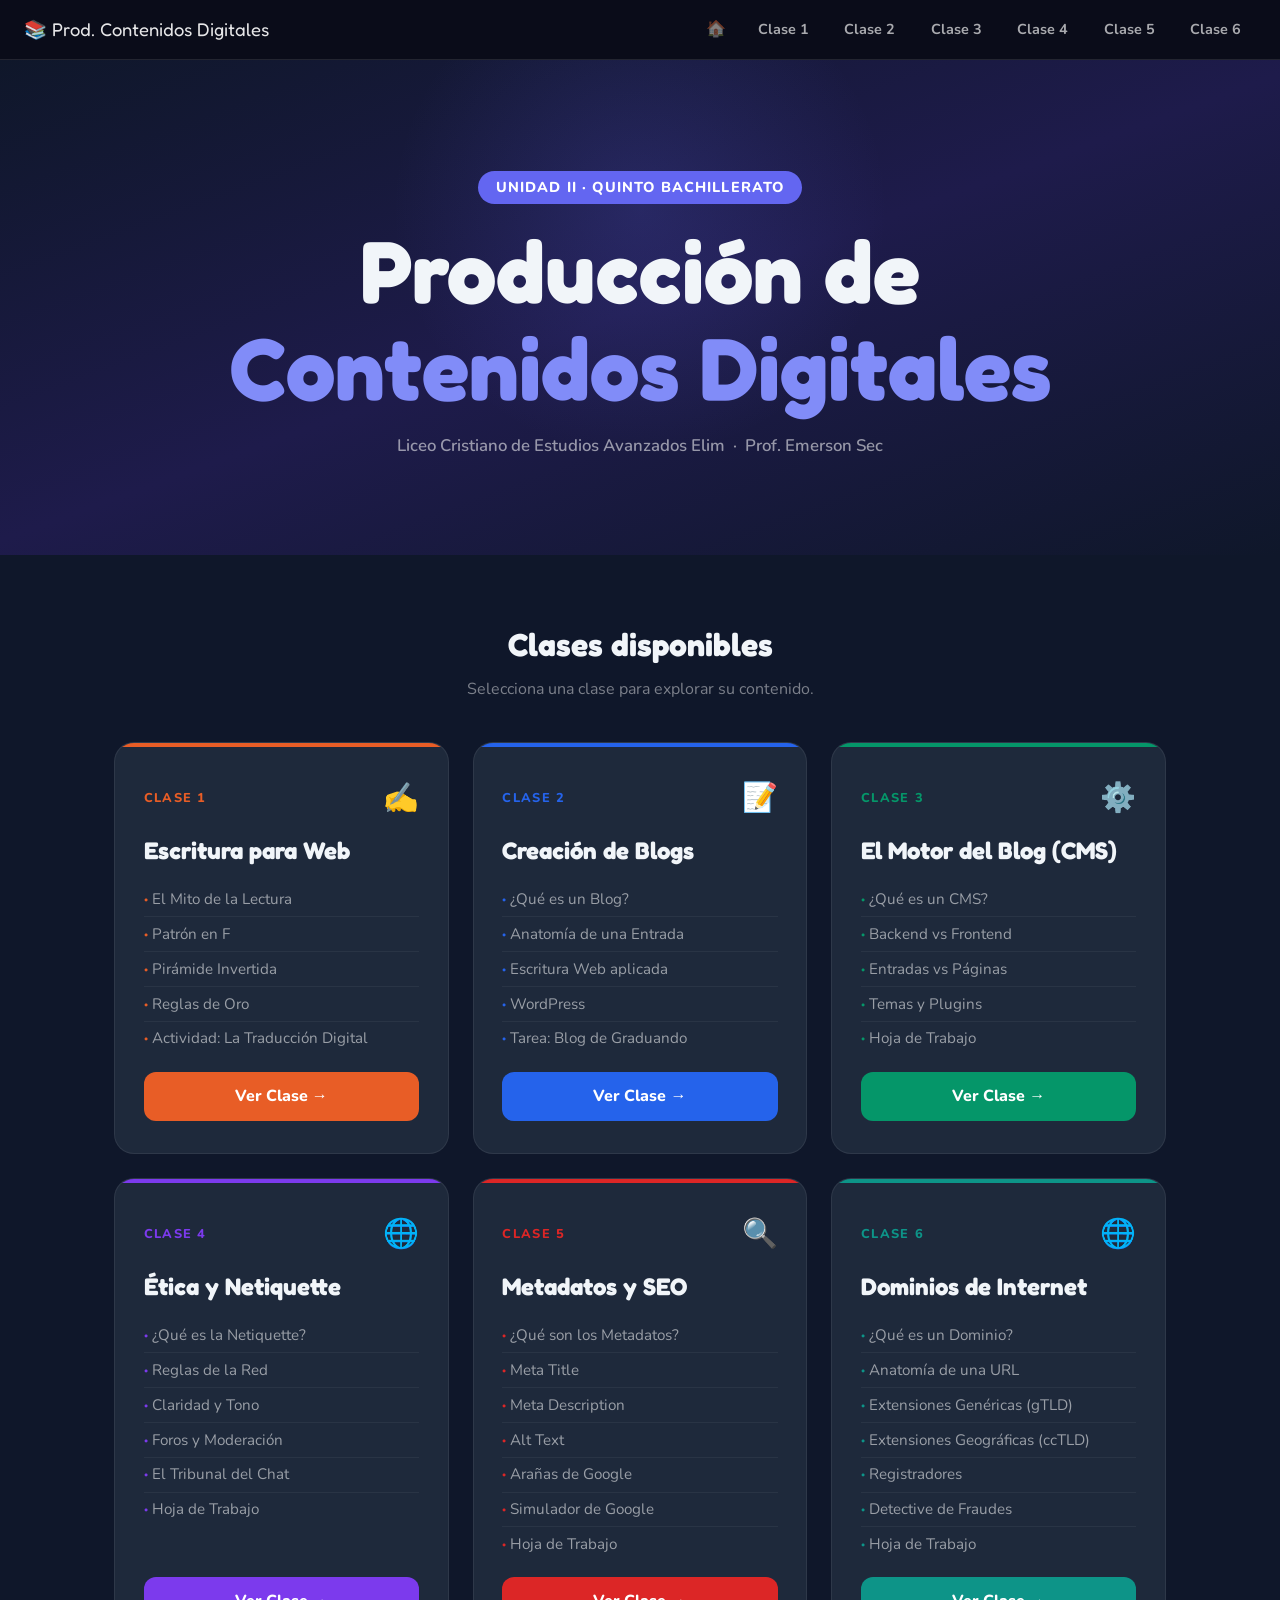
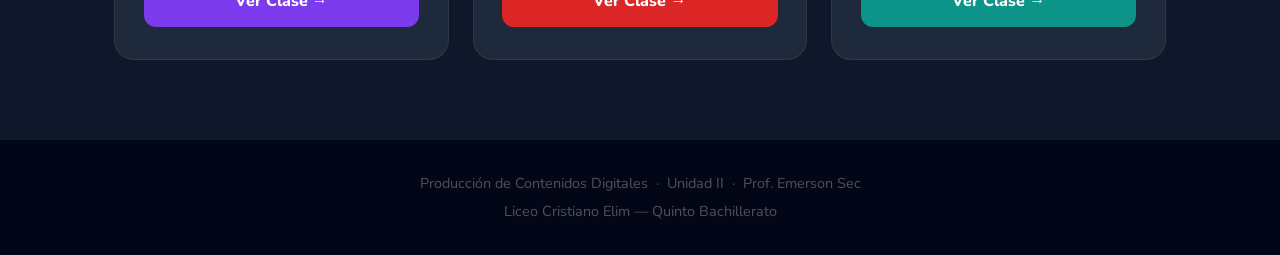
<file: index.html>
<!DOCTYPE html>
<html lang="es">
<head>
  <meta charset="UTF-8" />
  <meta name="viewport" content="width=device-width, initial-scale=1.0" />
  <title>Producción de Contenidos Digitales | Prof. Emerson Sec</title>
  <link rel="stylesheet" href="nav.css" />
  <link rel="stylesheet" href="index.css" />
  <link href="https://fonts.googleapis.com/css2?family=Fredoka+One&family=Nunito:wght@400;600;700;800&display=swap" rel="stylesheet" />
</head>
<body>

  <nav class="topnav" data-active="" data-base="./"></nav>

  <header class="hub-hero">
    <div class="hub-hero-inner">
      <div class="hub-badge">Unidad II · Quinto Bachillerato</div>
      <h1>Producción de<br><span>Contenidos Digitales</span></h1>
      <p>Liceo Cristiano de Estudios Avanzados Elim &nbsp;·&nbsp; Prof. Emerson Sec</p>
    </div>
  </header>

  <main class="hub-main">
    <div class="hub-section-title">
      <h2>Clases disponibles</h2>
      <p>Selecciona una clase para explorar su contenido.</p>
    </div>
    <div class="cards-grid" id="cardsGrid"></div>
  </main>

  <footer class="hub-footer">
    <p>Producción de Contenidos Digitales &nbsp;·&nbsp; Unidad II &nbsp;·&nbsp; Prof. Emerson Sec</p>
    <p>Liceo Cristiano Elim — Quinto Bachillerato</p>
  </footer>

  <script src="nav.js"></script>
  <script>
    const HUB_DATA = {
      clase1: { color: '#e85d26', emoji: '✍️', subtemas: ['El Mito de la Lectura', 'Patrón en F', 'Pirámide Invertida', 'Reglas de Oro', 'Actividad: La Traducción Digital'] },
      clase2: { color: '#2563eb', emoji: '📝', subtemas: ['¿Qué es un Blog?', 'Anatomía de una Entrada', 'Escritura Web aplicada', 'WordPress', 'Tarea: Blog de Graduando'] },
      clase3: { color: '#059669', emoji: '⚙️', subtemas: ['¿Qué es un CMS?', 'Backend vs Frontend', 'Entradas vs Páginas', 'Temas y Plugins', 'Hoja de Trabajo'] },
      clase4: { color: '#7c3aed', emoji: '🌐', subtemas: ['¿Qué es la Netiquette?', 'Reglas de la Red', 'Claridad y Tono', 'Foros y Moderación', 'El Tribunal del Chat', 'Hoja de Trabajo'] },
      clase5: { color: '#dc2626', emoji: '🔍', subtemas: ['¿Qué son los Metadatos?', 'Meta Title', 'Meta Description', 'Alt Text', 'Arañas de Google', 'Simulador de Google', 'Hoja de Trabajo'] },
      clase6: { color: '#0d9488', emoji: '🌐', subtemas: ['¿Qué es un Dominio?', 'Anatomía de una URL', 'Extensiones Genéricas (gTLD)', 'Extensiones Geográficas (ccTLD)', 'Registradores', 'Detective de Fraudes', 'Hoja de Trabajo'] },
    };
    document.addEventListener('DOMContentLoaded', () => {
      const grid = document.getElementById('cardsGrid');
      CLASES.forEach((c, i) => {
        const d = HUB_DATA[c.key] || { color: '#6b7280', emoji: '📖', subtemas: [] };
        const card = document.createElement('div');
        card.className = 'clase-card';
        card.style.setProperty('--card-color', d.color);
        card.innerHTML = `
          <div class="card-top">
            <span class="card-num">Clase ${i + 1}</span>
            <span class="card-emoji">${d.emoji}</span>
          </div>
          <h3>${c.tema}</h3>
          <ul class="card-subtemas">${d.subtemas.map(s => `<li>${s}</li>`).join('')}</ul>
          <a href="${c.folder}/${c.file}" class="card-btn">Ver Clase →</a>
        `;
        grid.appendChild(card);
      });
    });
  </script>
</body>
</html>
</file>
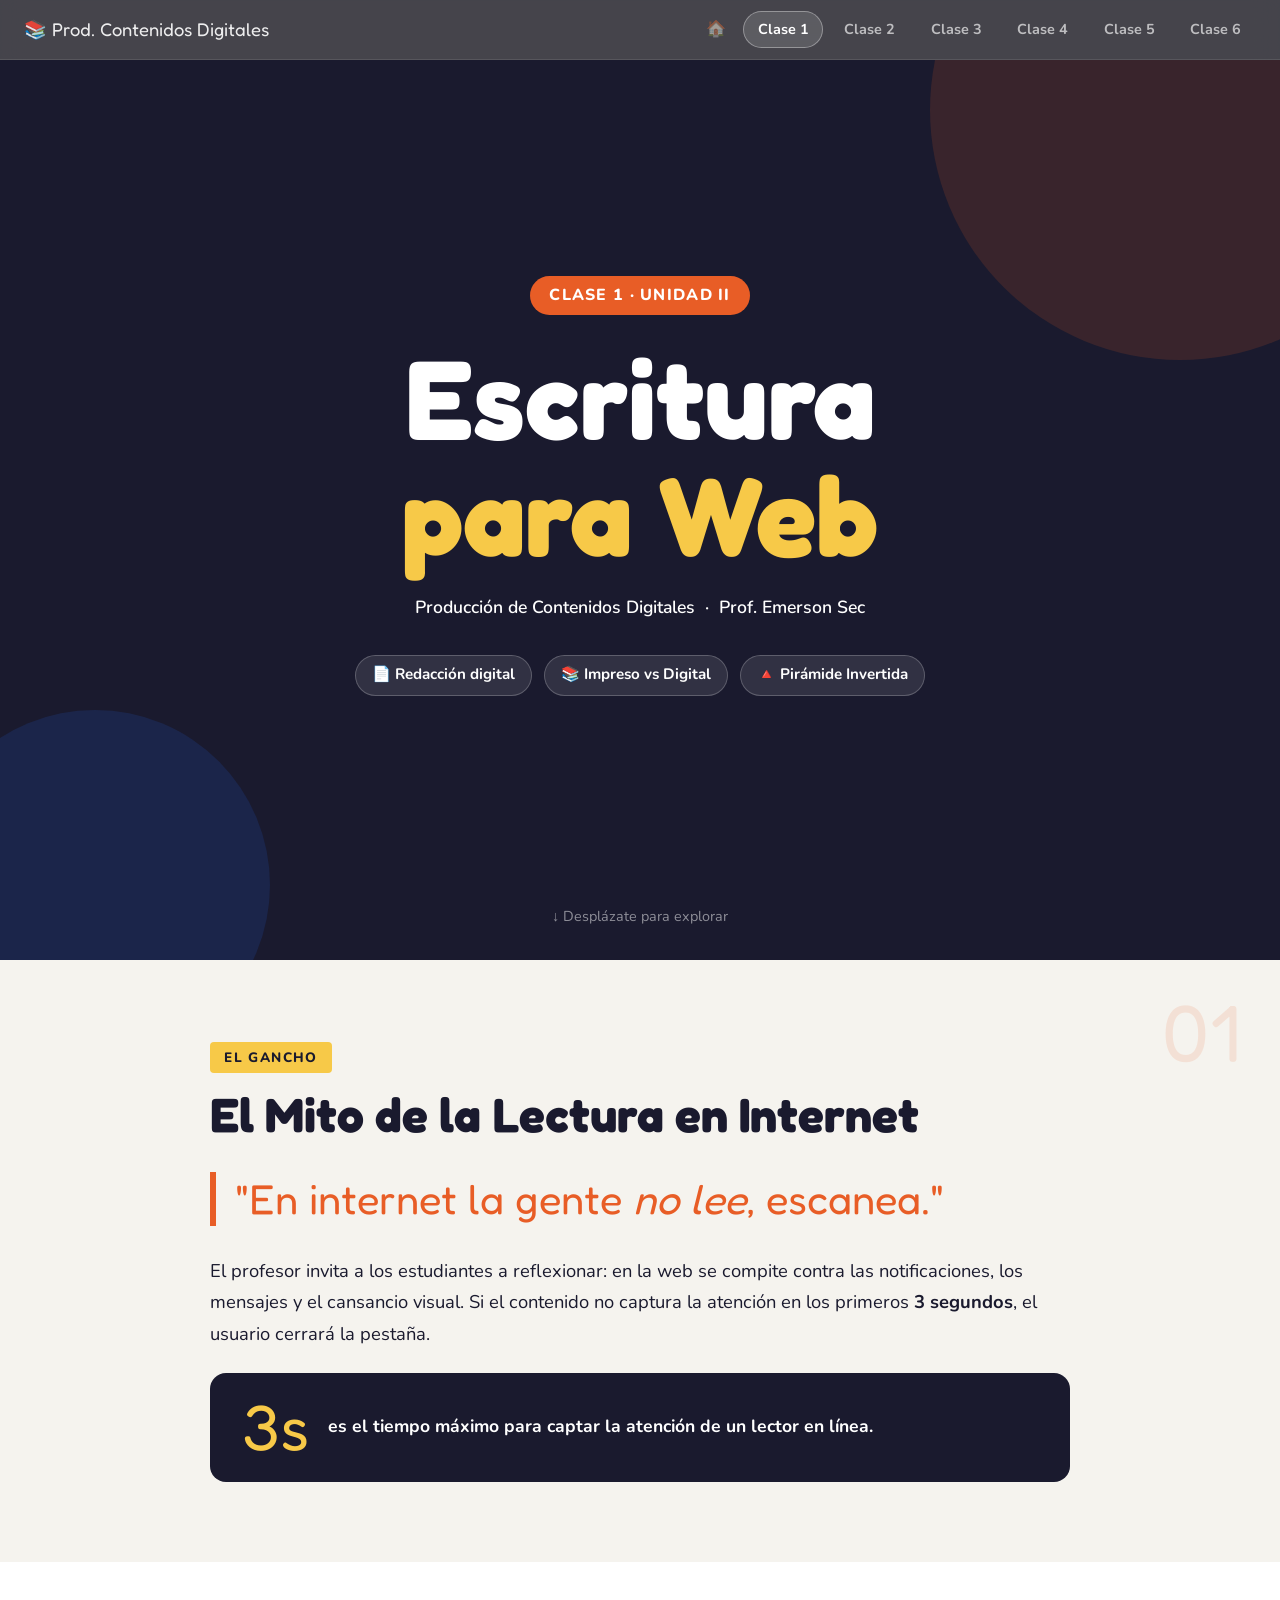
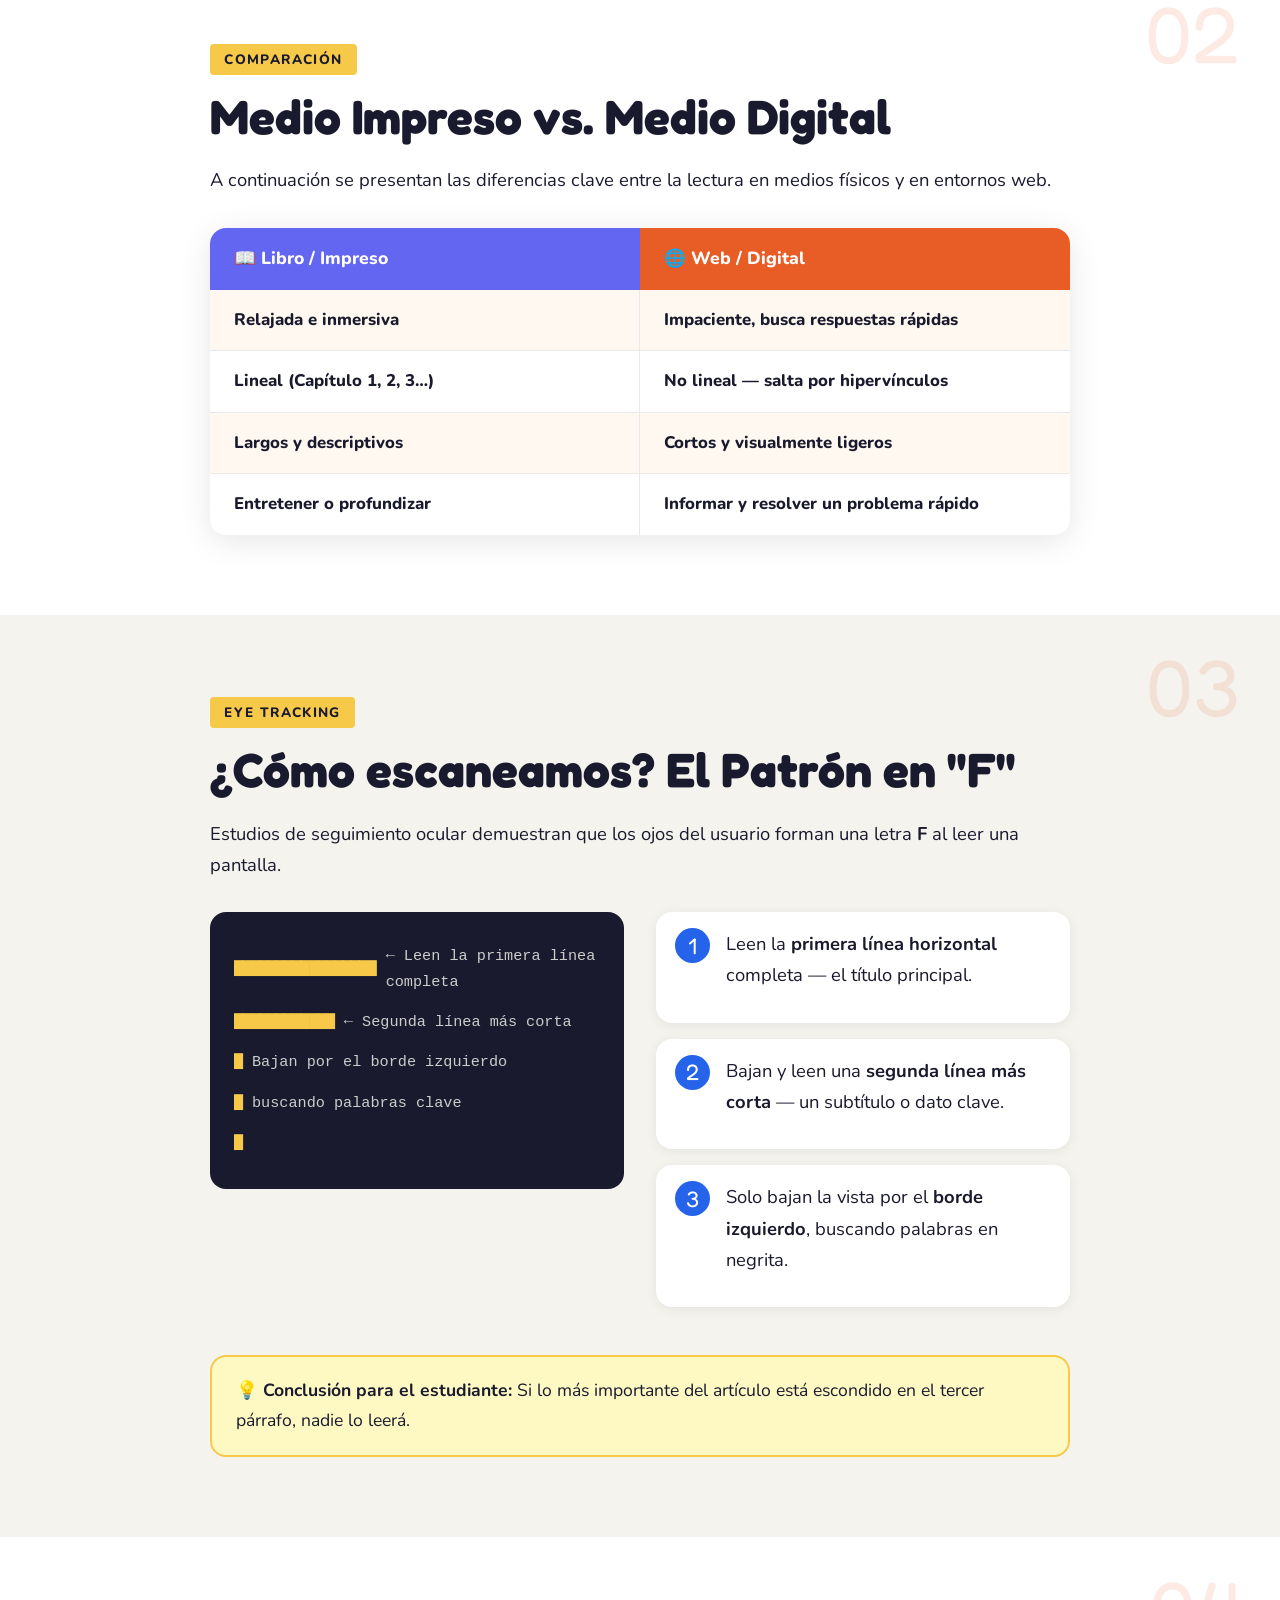
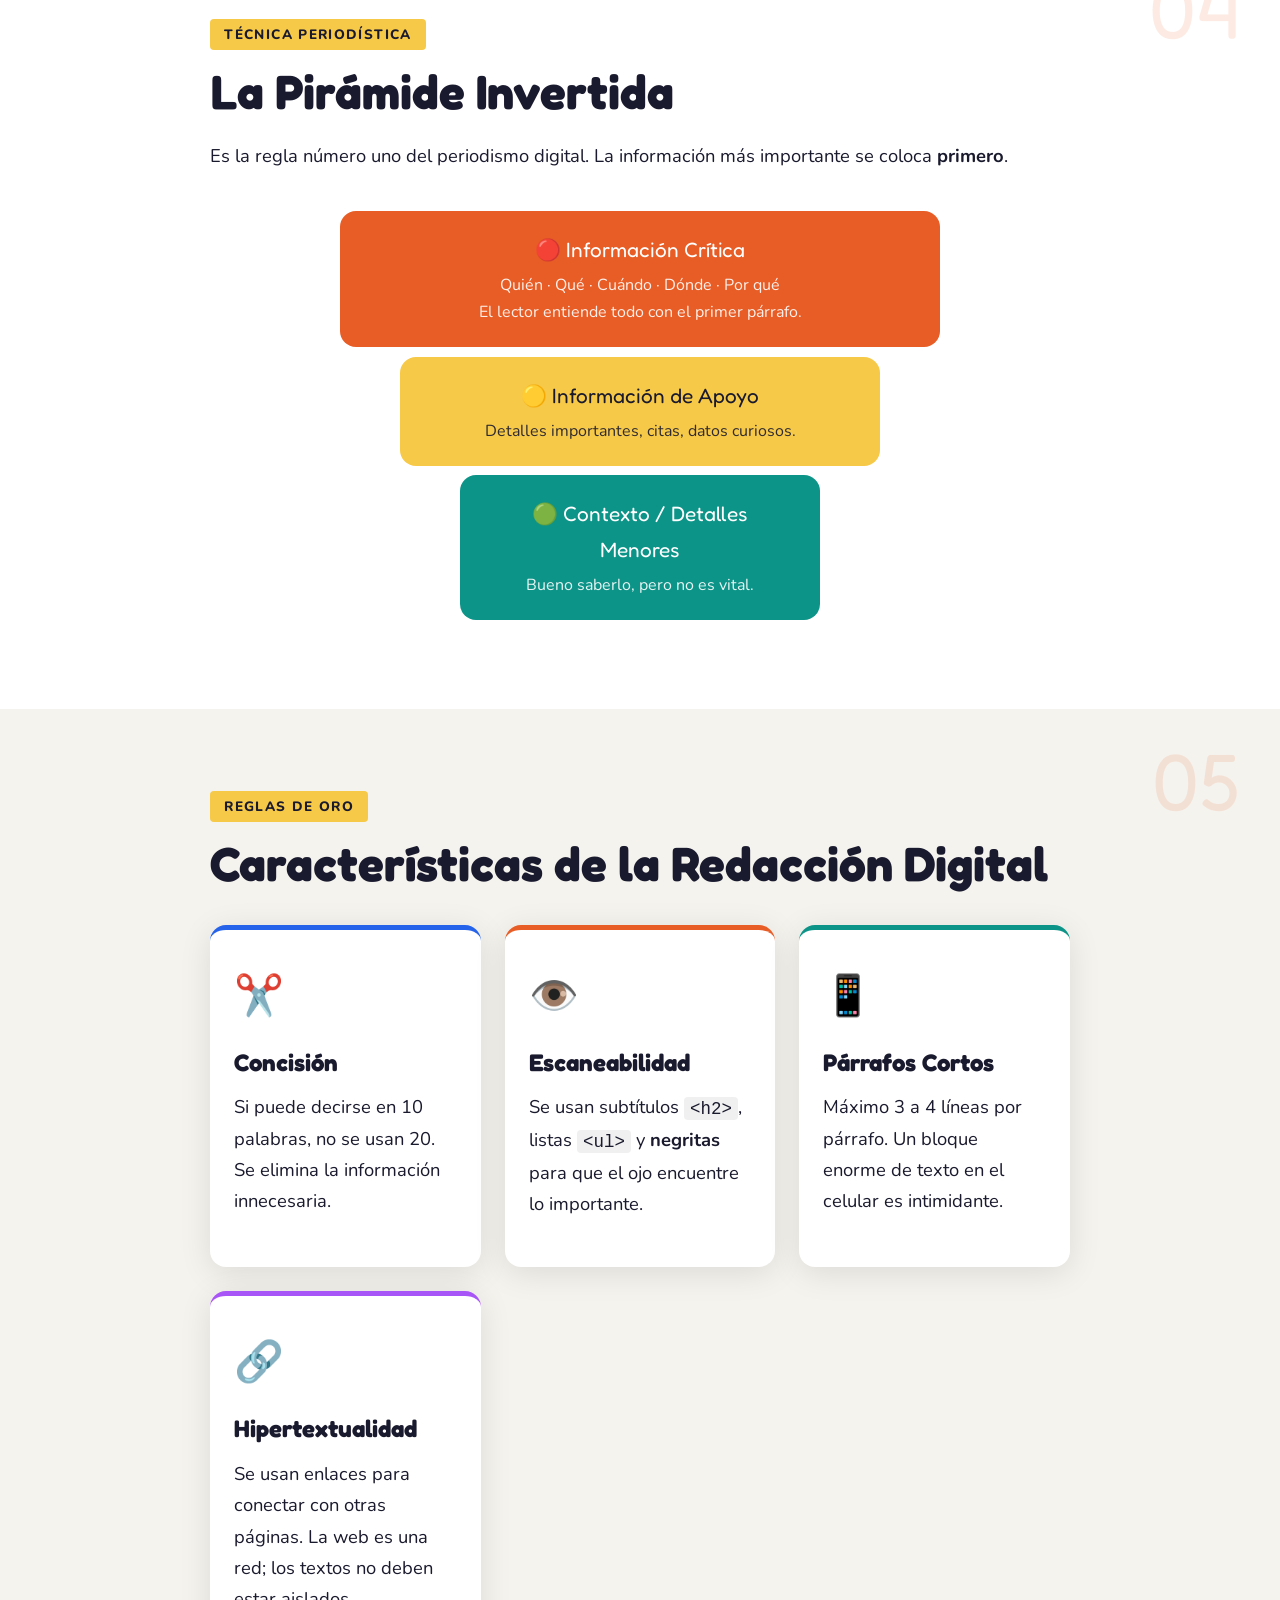
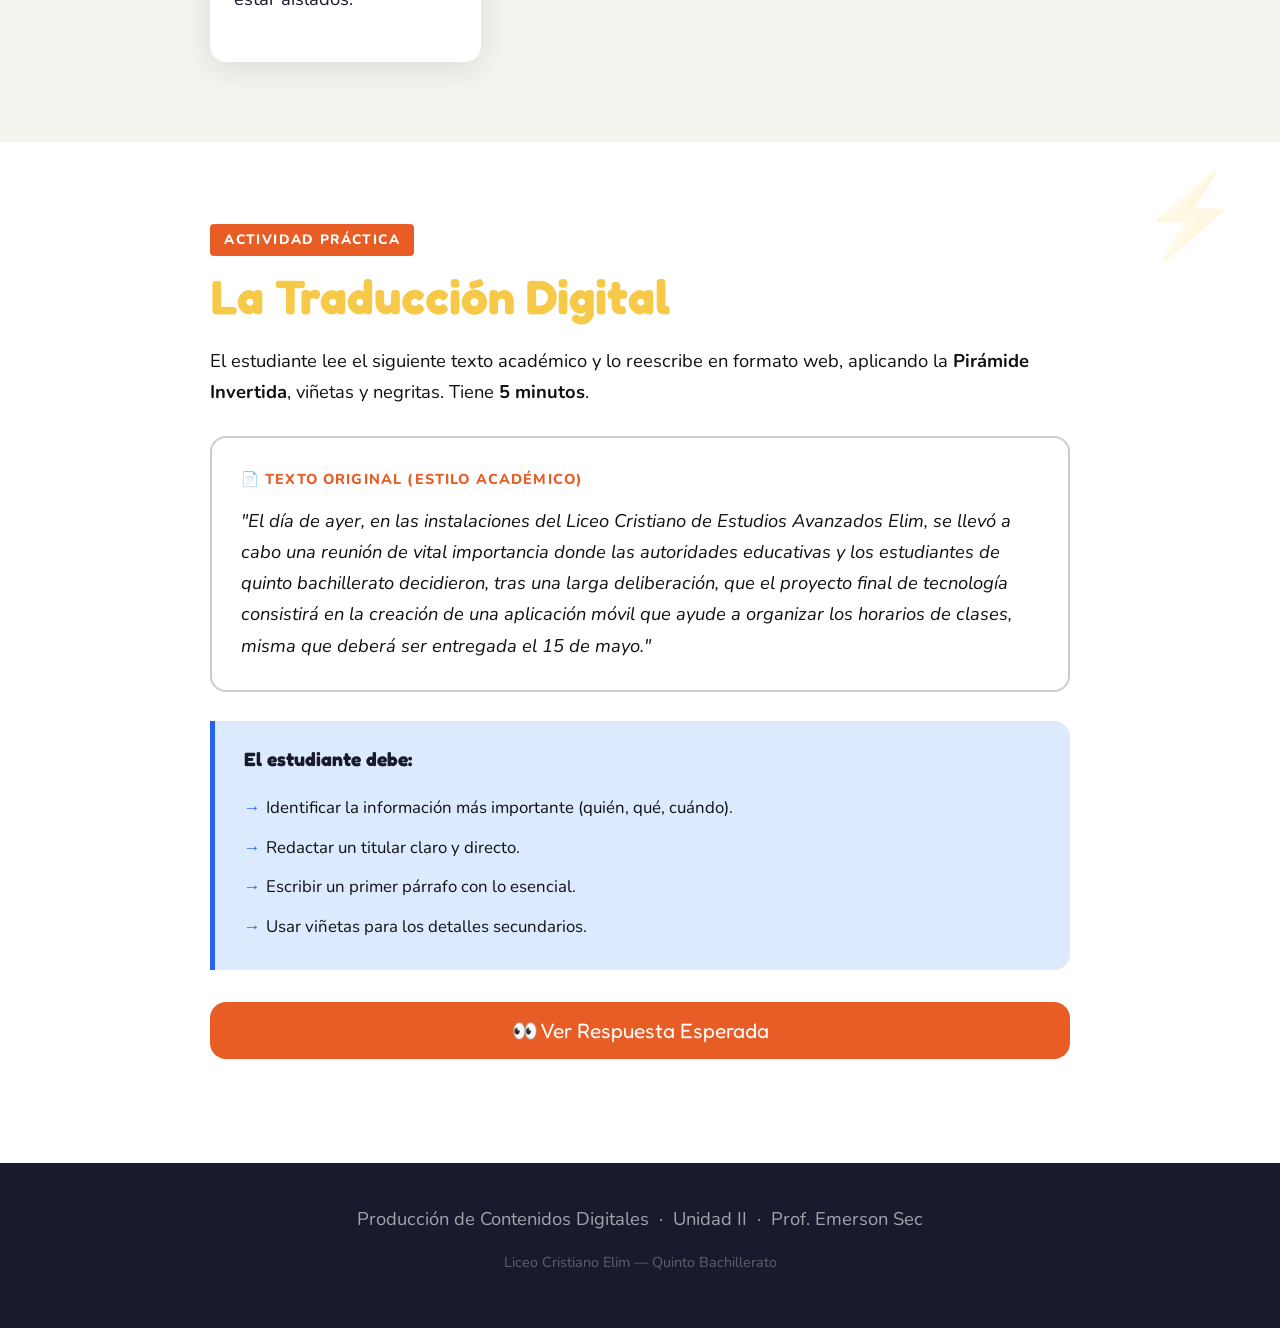
<file: clase1/clase1.html>
<!DOCTYPE html>
<html lang="es">
<head>
  <meta charset="UTF-8" />
  <meta name="viewport" content="width=device-width, initial-scale=1.0" />
  <title>Unidad II – Escritura para Web | Producción de Contenidos Digitales</title>
  <link rel="stylesheet" href="../nav.css" />
  <link rel="stylesheet" href="clase1.css" />
  <link href="https://fonts.googleapis.com/css2?family=Fredoka+One&family=Nunito:wght@400;600;700;800&display=swap" rel="stylesheet" />
</head>
<body>

  <!-- NAVEGACIÓN -->
  <nav class="topnav" data-active="clase1" data-base="../"></nav>


  <!-- ENCABEZADO PRINCIPAL -->
  <header class="hero">
    <div class="hero-badge">Clase 1 · Unidad II</div>
    <h1 class="hero-title">Escritura<br><span class="accent">para Web</span></h1>
    <p class="hero-sub">Producción de Contenidos Digitales &nbsp;·&nbsp; Prof. Emerson Sec</p>
    <div class="hero-chips">
      <span>📄 Redacción digital</span>
      <span>📚 Impreso vs Digital</span>
      <span>🔺 Pirámide Invertida</span>
    </div>
    <div class="scroll-hint">↓ Desplázate para explorar</div>
  </header>

  <main>

    <!-- SECCIÓN 1: EL MITO -->
    <section class="slide slide-myth">
      <div class="slide-number">01</div>
      <div class="content-wrap">
        <div class="tag">El Gancho</div>
        <h2>El Mito de la Lectura en Internet</h2>
        <div class="big-quote">
          "En internet la gente <em>no lee</em>, escanea."
        </div>
        <p>El profesor invita a los estudiantes a reflexionar: en la web se compite contra las notificaciones, los mensajes y el cansancio visual. Si el contenido no captura la atención en los primeros <strong>3 segundos</strong>, el usuario cerrará la pestaña.</p>
        <div class="stat-card">
          <span class="stat-number">3s</span>
          <span class="stat-label">es el tiempo máximo para captar la atención de un lector en línea.</span>
        </div>
      </div>
    </section>

    <!-- SECCIÓN 2: IMPRESO VS DIGITAL -->
    <section class="slide slide-compare">
      <div class="slide-number">02</div>
      <div class="content-wrap">
        <div class="tag">Comparación</div>
        <h2>Medio Impreso vs. Medio Digital</h2>
        <p>A continuación se presentan las diferencias clave entre la lectura en medios físicos y en entornos web.</p>

        <div class="compare-grid">
          <div class="compare-header">
            <div class="compare-col book">📖 Libro / Impreso</div>
            <div class="compare-col web">🌐 Web / Digital</div>
          </div>

          <div class="compare-row">
            <div class="compare-label">Postura del lector</div>
            <div class="compare-col book">Relajada e inmersiva</div>
            <div class="compare-col web">Impaciente, busca respuestas rápidas</div>
          </div>
          <div class="compare-row">
            <div class="compare-label">Estructura</div>
            <div class="compare-col book">Lineal (Capítulo 1, 2, 3…)</div>
            <div class="compare-col web">No lineal — salta por hipervínculos</div>
          </div>
          <div class="compare-row">
            <div class="compare-label">Párrafos</div>
            <div class="compare-col book">Largos y descriptivos</div>
            <div class="compare-col web">Cortos y visualmente ligeros</div>
          </div>
          <div class="compare-row">
            <div class="compare-label">Fin principal</div>
            <div class="compare-col book">Entretener o profundizar</div>
            <div class="compare-col web">Informar y resolver un problema rápido</div>
          </div>
        </div>
      </div>
    </section>

    <!-- SECCIÓN 3: PATRÓN EN F -->
    <section class="slide slide-fpattern">
      <div class="slide-number">03</div>
      <div class="content-wrap">
        <div class="tag">Eye Tracking</div>
        <h2>¿Cómo escaneamos? El Patrón en "F"</h2>
        <p>Estudios de seguimiento ocular demuestran que los ojos del usuario forman una letra <strong>F</strong> al leer una pantalla.</p>

        <div class="fpattern-layout">
          <div class="fpattern-visual" aria-label="Diagrama del patrón en F">
            <div class="f-line f-line-1"><span class="f-highlight">█████████████████</span> ← Leen la primera línea completa</div>
            <div class="f-line f-line-2"><span class="f-highlight">████████████</span> ← Segunda línea más corta</div>
            <div class="f-line f-line-3"><span class="f-highlight">█</span> Bajan por el borde izquierdo</div>
            <div class="f-line f-line-3"><span class="f-highlight">█</span> buscando palabras clave</div>
            <div class="f-line f-line-3"><span class="f-highlight">█</span></div>
          </div>

          <div class="fpattern-steps">
            <div class="step-card">
              <div class="step-num">1</div>
              <p>Leen la <strong>primera línea horizontal</strong> completa — el título principal.</p>
            </div>
            <div class="step-card">
              <div class="step-num">2</div>
              <p>Bajan y leen una <strong>segunda línea más corta</strong> — un subtítulo o dato clave.</p>
            </div>
            <div class="step-card">
              <div class="step-num">3</div>
              <p>Solo bajan la vista por el <strong>borde izquierdo</strong>, buscando palabras en negrita.</p>
            </div>
          </div>
        </div>

        <div class="alert-box">
          💡 <strong>Conclusión para el estudiante:</strong> Si lo más importante del artículo está escondido en el tercer párrafo, nadie lo leerá.
        </div>
      </div>
    </section>

    <!-- SECCIÓN 4: PIRÁMIDE INVERTIDA -->
    <section class="slide slide-pyramid">
      <div class="slide-number">04</div>
      <div class="content-wrap">
        <div class="tag">Técnica periodística</div>
        <h2>La Pirámide Invertida</h2>
        <p>Es la regla número uno del periodismo digital. La información más importante se coloca <strong>primero</strong>.</p>

        <div class="pyramid-wrap">
          <div class="pyramid-level level-1">
            <div class="pyramid-label">🔴 Información Crítica</div>
            <div class="pyramid-desc">Quién · Qué · Cuándo · Dónde · Por qué<br>El lector entiende todo con el primer párrafo.</div>
          </div>
          <div class="pyramid-level level-2">
            <div class="pyramid-label">🟡 Información de Apoyo</div>
            <div class="pyramid-desc">Detalles importantes, citas, datos curiosos.</div>
          </div>
          <div class="pyramid-level level-3">
            <div class="pyramid-label">🟢 Contexto / Detalles Menores</div>
            <div class="pyramid-desc">Bueno saberlo, pero no es vital.</div>
          </div>
        </div>
      </div>
    </section>

    <!-- SECCIÓN 5: CARACTERÍSTICAS -->
    <section class="slide slide-rules">
      <div class="slide-number">05</div>
      <div class="content-wrap">
        <div class="tag">Reglas de Oro</div>
        <h2>Características de la Redacción Digital</h2>

        <div class="rules-grid">
          <div class="rule-card">
            <div class="rule-icon">✂️</div>
            <h3>Concisión</h3>
            <p>Si puede decirse en 10 palabras, no se usan 20. Se elimina la información innecesaria.</p>
          </div>
          <div class="rule-card">
            <div class="rule-icon">👁️</div>
            <h3>Escaneabilidad</h3>
            <p>Se usan subtítulos <code>&lt;h2&gt;</code>, listas <code>&lt;ul&gt;</code> y <strong>negritas</strong> para que el ojo encuentre lo importante.</p>
          </div>
          <div class="rule-card">
            <div class="rule-icon">📱</div>
            <h3>Párrafos Cortos</h3>
            <p>Máximo 3 a 4 líneas por párrafo. Un bloque enorme de texto en el celular es intimidante.</p>
          </div>
          <div class="rule-card">
            <div class="rule-icon">🔗</div>
            <h3>Hipertextualidad</h3>
            <p>Se usan enlaces para conectar con otras páginas. La web es una red; los textos no deben estar aislados.</p>
          </div>
        </div>
      </div>
    </section>

    <!-- SECCIÓN 6: ACTIVIDAD PRÁCTICA -->
    <section class="slide slide-activity">
      <div class="slide-number">⚡</div>
      <div class="content-wrap">
        <div class="tag">Actividad Práctica</div>
        <h2>La Traducción Digital</h2>
        <p>El estudiante lee el siguiente texto académico y lo reescribe en formato web, aplicando la <strong>Pirámide Invertida</strong>, viñetas y negritas. Tiene <strong>5 minutos</strong>.</p>

        <div class="original-text">
          <div class="original-label">📄 Texto Original (Estilo Académico)</div>
          <p>"El día de ayer, en las instalaciones del Liceo Cristiano de Estudios Avanzados Elim, se llevó a cabo una reunión de vital importancia donde las autoridades educativas y los estudiantes de quinto bachillerato decidieron, tras una larga deliberación, que el proyecto final de tecnología consistirá en la creación de una aplicación móvil que ayude a organizar los horarios de clases, misma que deberá ser entregada el 15 de mayo."</p>
        </div>

        <div class="activity-instructions">
          <h3>El estudiante debe:</h3>
          <ul>
            <li>Identificar la información más importante (quién, qué, cuándo).</li>
            <li>Redactar un titular claro y directo.</li>
            <li>Escribir un primer párrafo con lo esencial.</li>
            <li>Usar viñetas para los detalles secundarios.</li>
          </ul>
        </div>

        <div class="answer-section">
          <button class="btn-reveal" id="btnReveal" onclick="toggleAnswer()">
            👀 Ver Respuesta Esperada
          </button>

          <div class="answer-box" id="answerBox">
            <div class="answer-label">✅ Respuesta Esperada</div>
            <div class="answer-content">
              <h4>Nuevo Proyecto de Tecnología: App de Horarios para Quinto Bachillerato</h4>
              <p>Los estudiantes de quinto bachillerato del <strong>Liceo Elim</strong> desarrollarán una <strong>aplicación móvil para organizar horarios de clases</strong> como proyecto final. La fecha límite de entrega será el <strong>15 de mayo</strong>.</p>
              <p><strong>Detalles del acuerdo:</strong></p>
              <ul>
                <li>Participan estudiantes y autoridades educativas.</li>
                <li>El objetivo es facilitar la gestión del tiempo escolar.</li>
              </ul>
              <div class="answer-tips">
                <strong>¿Por qué funciona?</strong> El titular dice todo de un vistazo. El primer párrafo tiene quién (estudiantes del Liceo Elim), qué (app de horarios), y cuándo (15 de mayo). Las viñetas permiten escanear los detalles rápidamente.
              </div>
            </div>
          </div>
        </div>
      </div>
    </section>

  </main>

  <!-- PIE DE PÁGINA -->
  <footer>
    <p>Producción de Contenidos Digitales &nbsp;·&nbsp; Unidad II &nbsp;·&nbsp; Prof. Emerson Sec</p>
    <p class="footer-sub">Liceo Cristiano Elim — Quinto Bachillerato</p>
  </footer>

  <script src="../nav.js"></script>

  <script>
    function toggleAnswer() {
      toggleReveal('btnReveal', 'answerBox', '👀 Ver Respuesta Esperada', '🙈 Ocultar Respuesta');
    }
  </script>
</body>
</html>
</file>
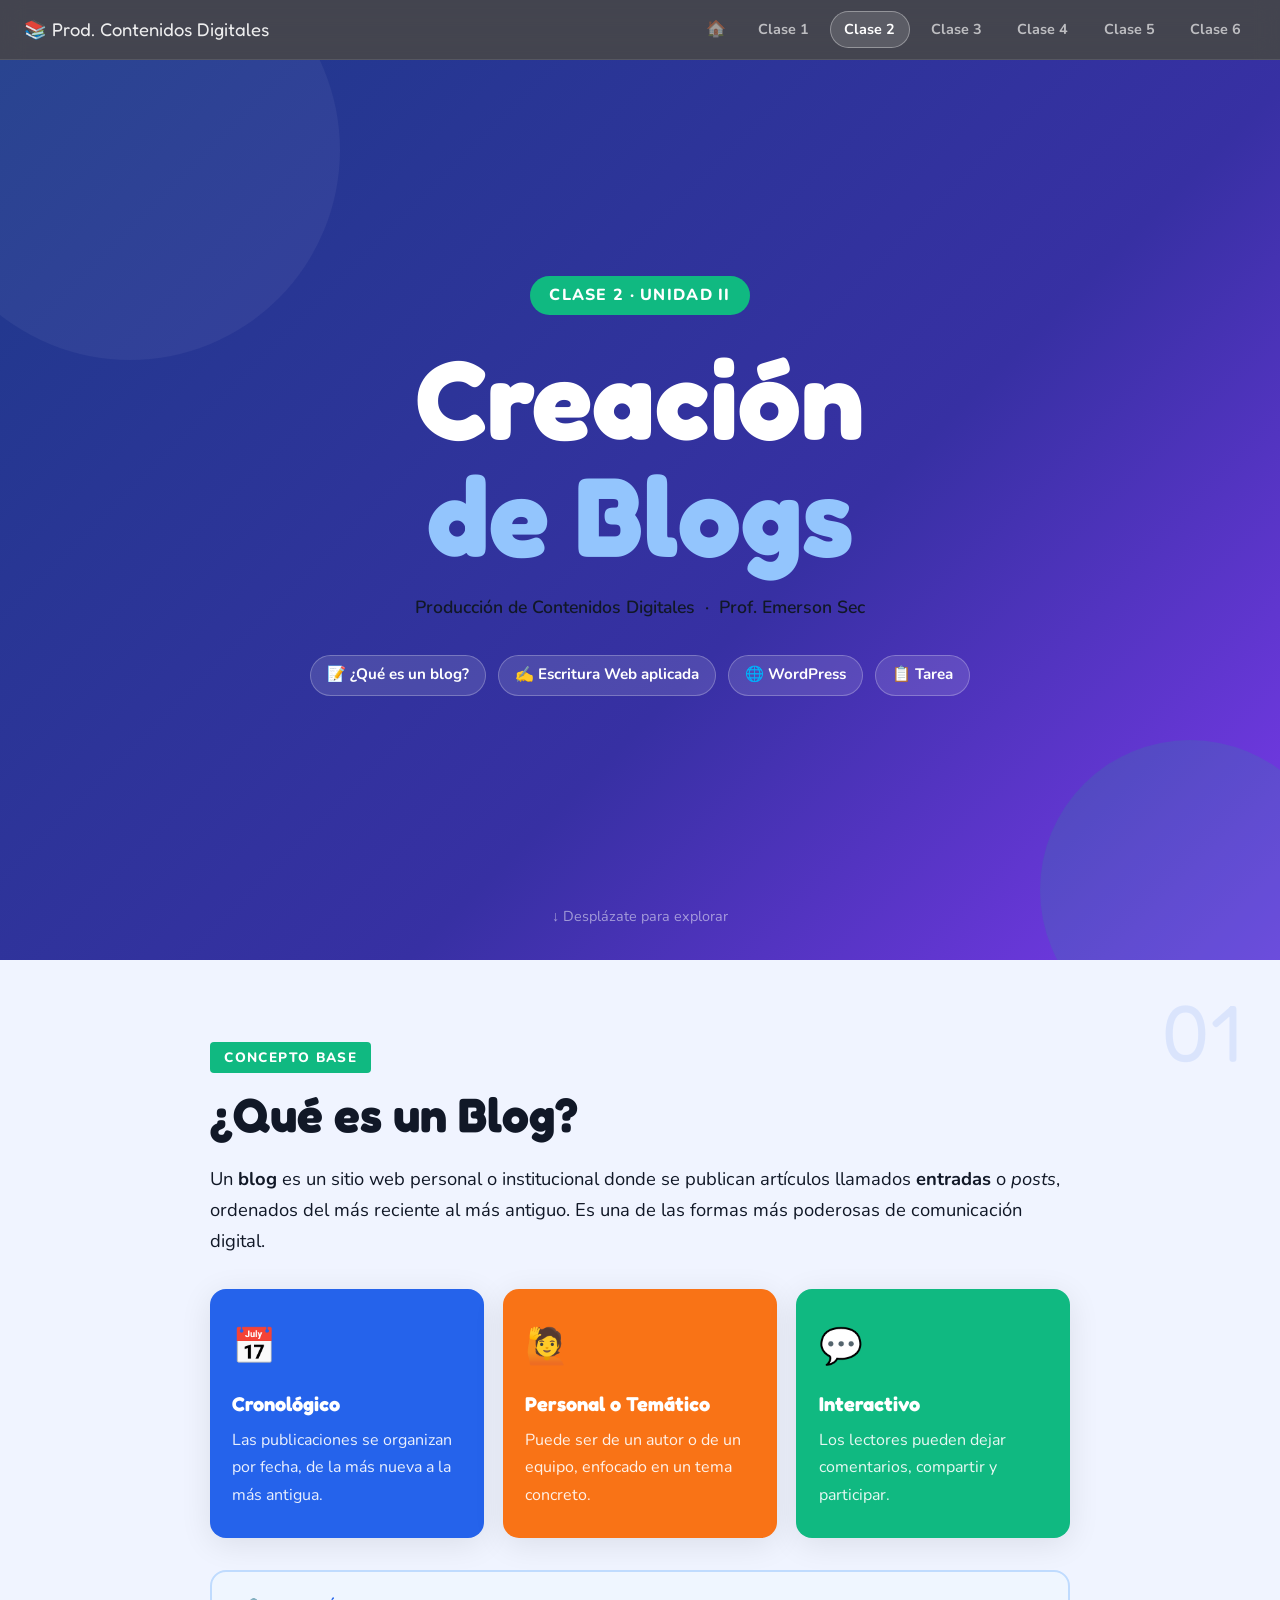
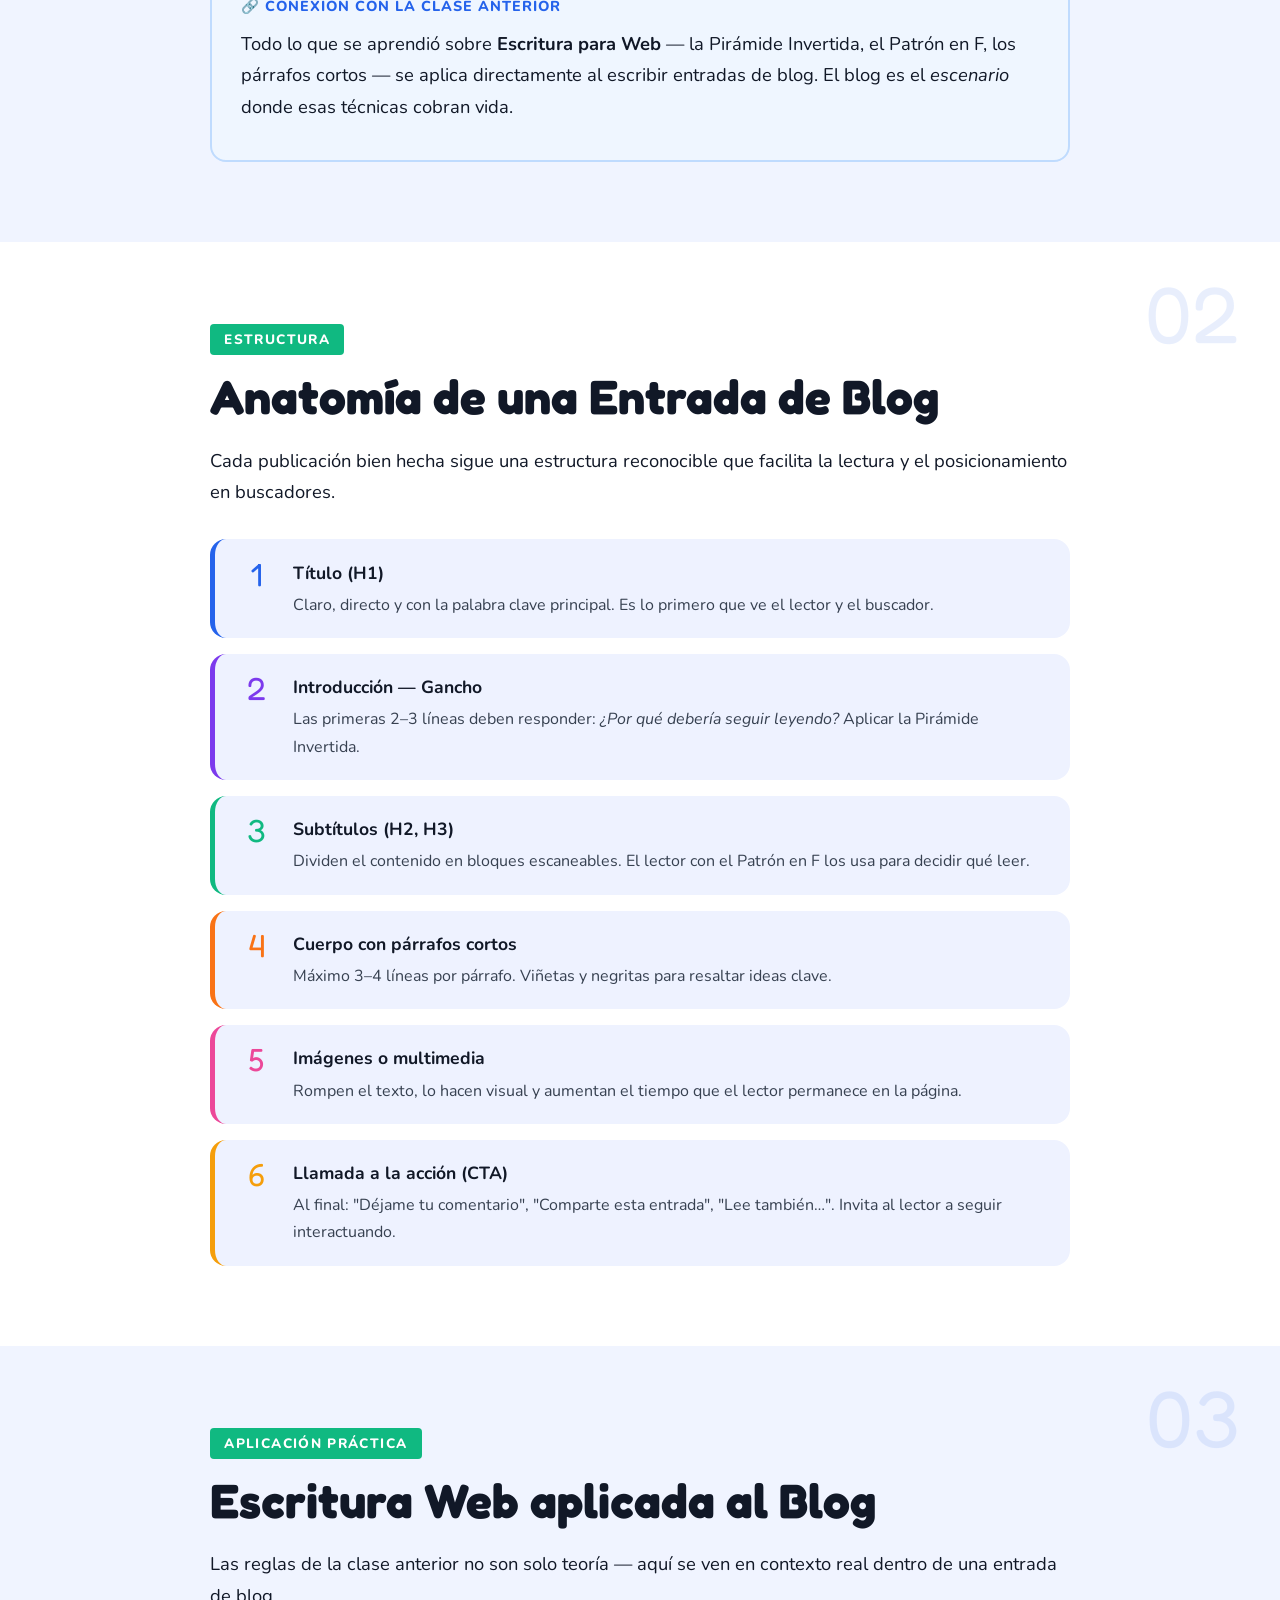
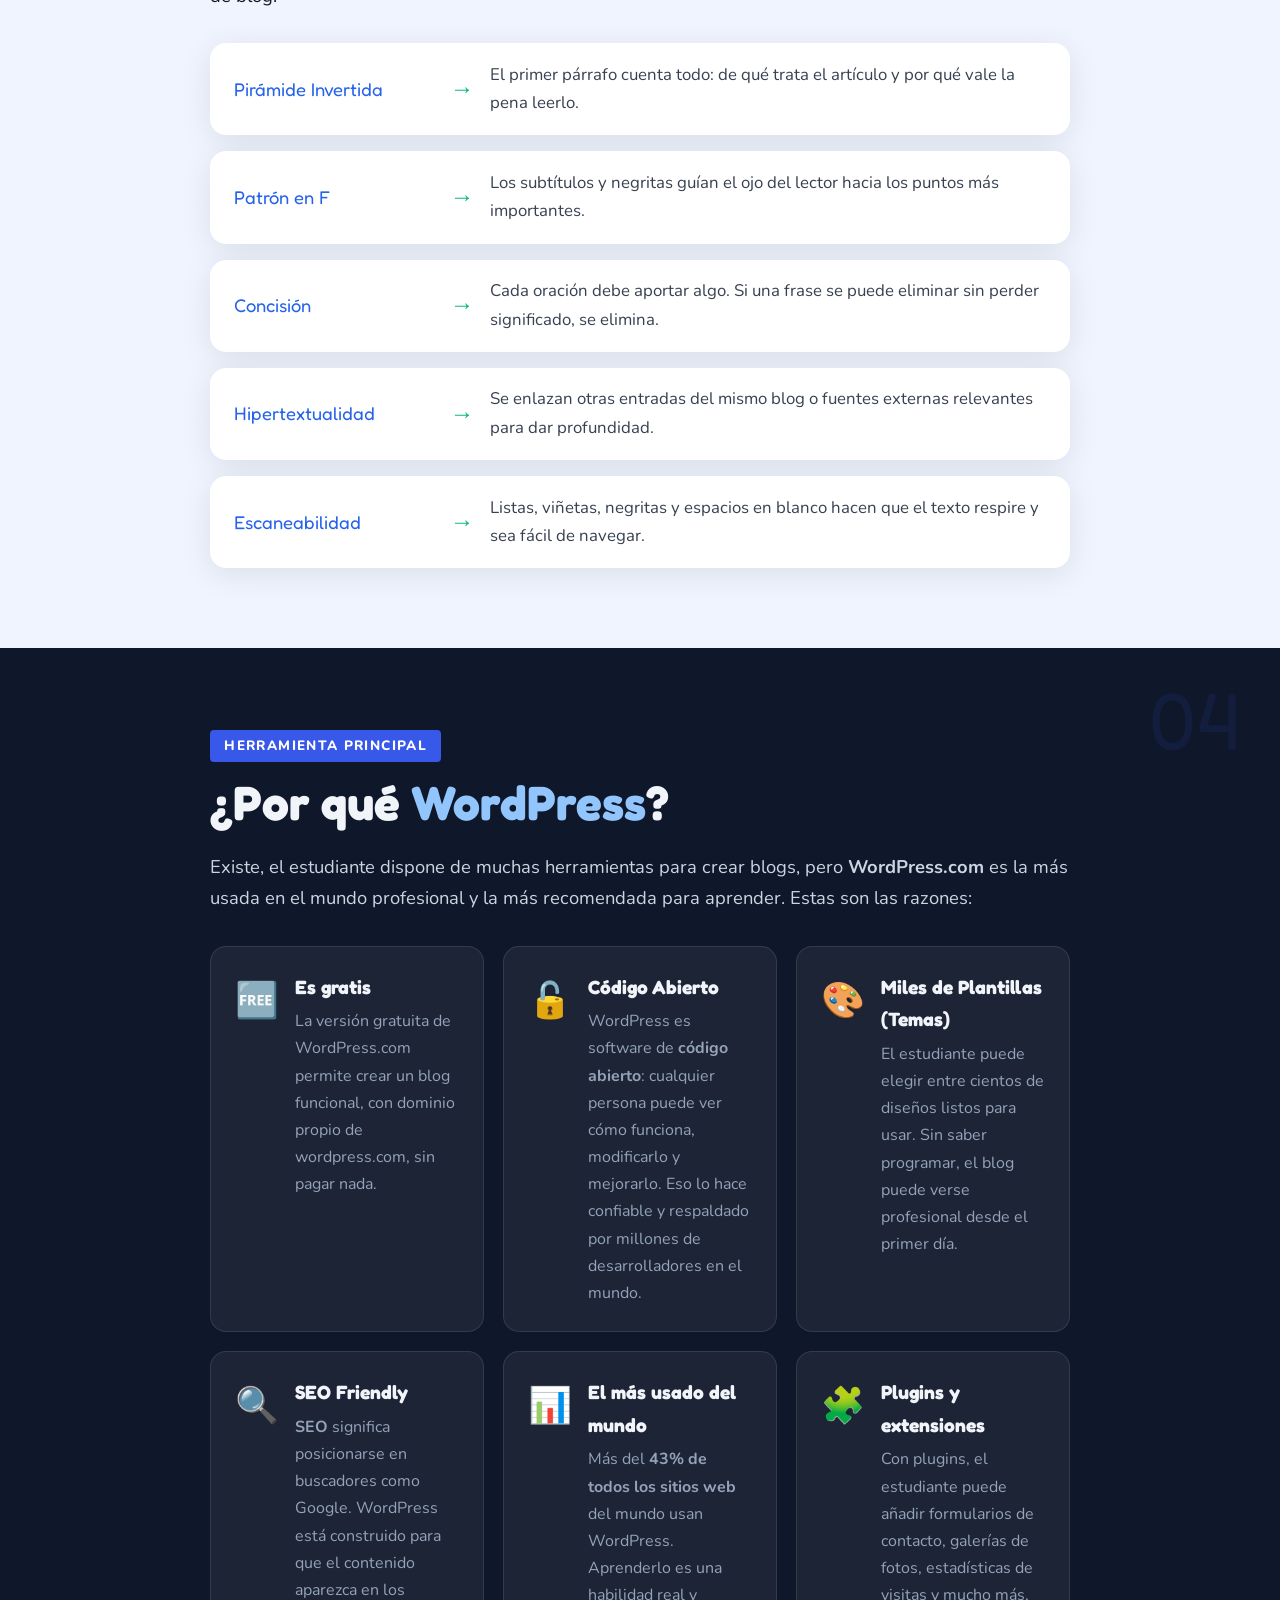
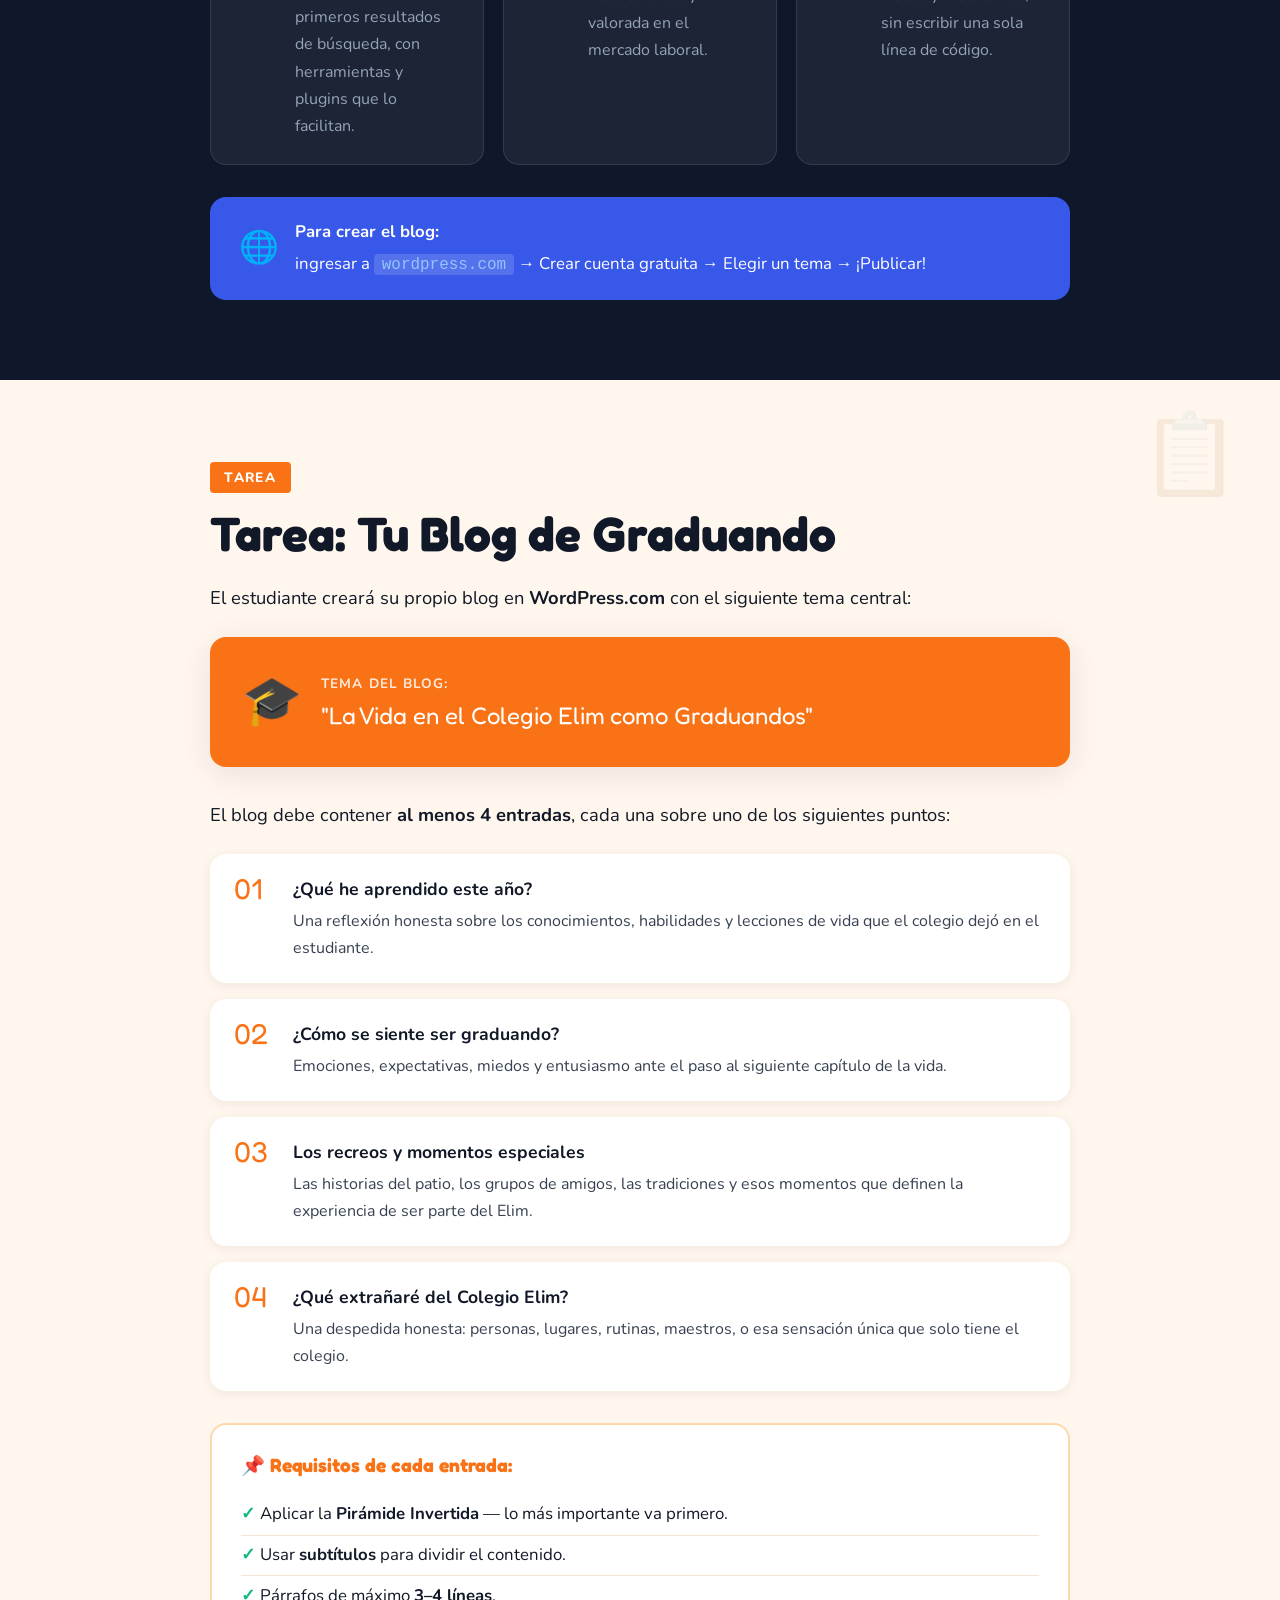
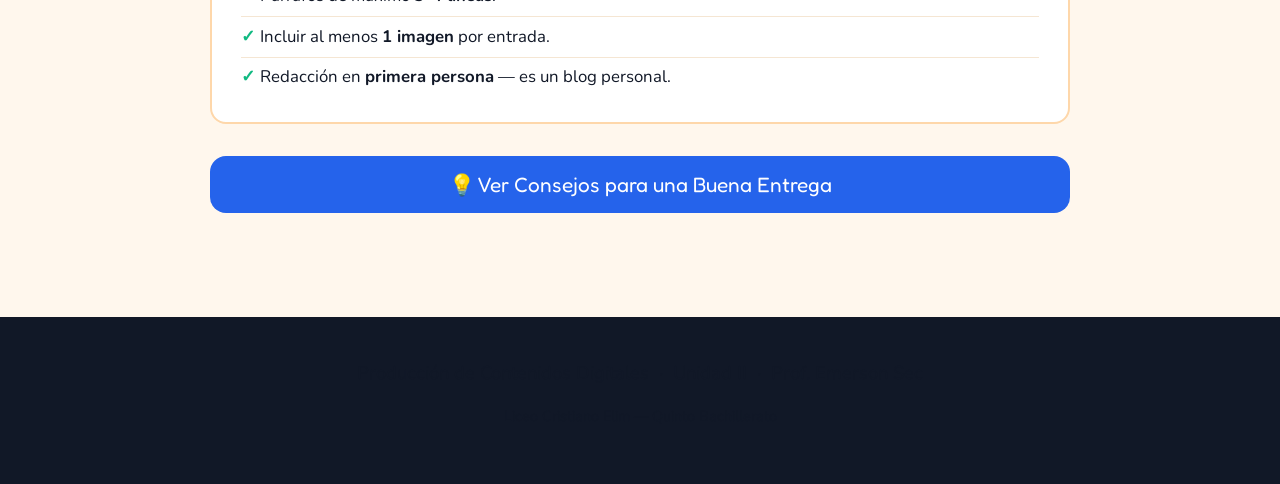
<file: clase2/clase2.html>
<!DOCTYPE html>
<html lang="es">
<head>
  <meta charset="UTF-8" />
  <meta name="viewport" content="width=device-width, initial-scale=1.0" />
  <title>Unidad II – Creación de Blogs | Producción de Contenidos Digitales</title>
  <link rel="stylesheet" href="../nav.css" />
  <link rel="stylesheet" href="clase2.css" />
  <link href="https://fonts.googleapis.com/css2?family=Fredoka+One&family=Nunito:wght@400;600;700;800&display=swap" rel="stylesheet" />
</head>
<body>

  <!-- NAVEGACIÓN -->
  <nav class="topnav" data-active="clase2" data-base="../"></nav>


  <!-- ENCABEZADO PRINCIPAL -->
  <header class="hero">
    <div class="hero-badge">Clase 2 · Unidad II</div>
    <h1 class="hero-title">Creación<br><span class="accent">de Blogs</span></h1>
    <p class="hero-sub">Producción de Contenidos Digitales &nbsp;·&nbsp; Prof. Emerson Sec</p>
    <div class="hero-chips">
      <span>📝 ¿Qué es un blog?</span>
      <span>✍️ Escritura Web aplicada</span>
      <span>🌐 WordPress</span>
      <span>📋 Tarea</span>
    </div>
    <div class="scroll-hint">↓ Desplázate para explorar</div>
  </header>

  <main>

    <!-- SECCIÓN 1: QUÉ ES UN BLOG -->
    <section class="slide">
      <div class="slide-number">01</div>
      <div class="content-wrap">
        <div class="tag">Concepto base</div>
        <h2>¿Qué es un Blog?</h2>
        <p>Un <strong>blog</strong> es un sitio web personal o institucional donde se publican artículos llamados <strong>entradas</strong> o <em>posts</em>, ordenados del más reciente al más antiguo. Es una de las formas más poderosas de comunicación digital.</p>

        <div class="three-cards">
          <div class="info-card ic-blue">
            <div class="ic-icon">📅</div>
            <h3>Cronológico</h3>
            <p>Las publicaciones se organizan por fecha, de la más nueva a la más antigua.</p>
          </div>
          <div class="info-card ic-orange">
            <div class="ic-icon">🙋</div>
            <h3>Personal o Temático</h3>
            <p>Puede ser de un autor o de un equipo, enfocado en un tema concreto.</p>
          </div>
          <div class="info-card ic-teal">
            <div class="ic-icon">💬</div>
            <h3>Interactivo</h3>
            <p>Los lectores pueden dejar comentarios, compartir y participar.</p>
          </div>
        </div>

        <div class="conexion-box">
          <span class="conexion-label">🔗 Conexión con la clase anterior</span>
          <p>Todo lo que se aprendió sobre <strong>Escritura para Web</strong> — la Pirámide Invertida, el Patrón en F, los párrafos cortos — se aplica directamente al escribir entradas de blog. El blog es el <em>escenario</em> donde esas técnicas cobran vida.</p>
        </div>
      </div>
    </section>

    <!-- SECCIÓN 2: ANATOMÍA DE UN BLOG -->
    <section class="slide slide-alt">
      <div class="slide-number">02</div>
      <div class="content-wrap">
        <div class="tag">Estructura</div>
        <h2>Anatomía de una Entrada de Blog</h2>
        <p>Cada publicación bien hecha sigue una estructura reconocible que facilita la lectura y el posicionamiento en buscadores.</p>

        <div class="anatomy-list">
          <div class="anatomy-item">
            <div class="anatomy-num">1</div>
            <div class="anatomy-body">
              <strong>Título (H1)</strong>
              <p>Claro, directo y con la palabra clave principal. Es lo primero que ve el lector y el buscador.</p>
            </div>
          </div>
          <div class="anatomy-item">
            <div class="anatomy-num">2</div>
            <div class="anatomy-body">
              <strong>Introducción — Gancho</strong>
              <p>Las primeras 2–3 líneas deben responder: <em>¿Por qué debería seguir leyendo?</em> Aplicar la Pirámide Invertida.</p>
            </div>
          </div>
          <div class="anatomy-item">
            <div class="anatomy-num">3</div>
            <div class="anatomy-body">
              <strong>Subtítulos (H2, H3)</strong>
              <p>Dividen el contenido en bloques escaneables. El lector con el Patrón en F los usa para decidir qué leer.</p>
            </div>
          </div>
          <div class="anatomy-item">
            <div class="anatomy-num">4</div>
            <div class="anatomy-body">
              <strong>Cuerpo con párrafos cortos</strong>
              <p>Máximo 3–4 líneas por párrafo. Viñetas y negritas para resaltar ideas clave.</p>
            </div>
          </div>
          <div class="anatomy-item">
            <div class="anatomy-num">5</div>
            <div class="anatomy-body">
              <strong>Imágenes o multimedia</strong>
              <p>Rompen el texto, lo hacen visual y aumentan el tiempo que el lector permanece en la página.</p>
            </div>
          </div>
          <div class="anatomy-item">
            <div class="anatomy-num">6</div>
            <div class="anatomy-body">
              <strong>Llamada a la acción (CTA)</strong>
              <p>Al final: "Déjame tu comentario", "Comparte esta entrada", "Lee también…". Invita al lector a seguir interactuando.</p>
            </div>
          </div>
        </div>
      </div>
    </section>

    <!-- SECCIÓN 3: ESCRITURA WEB APLICADA AL BLOG -->
    <section class="slide">
      <div class="slide-number">03</div>
      <div class="content-wrap">
        <div class="tag">Aplicación práctica</div>
        <h2>Escritura Web aplicada al Blog</h2>
        <p>Las reglas de la clase anterior no son solo teoría — aquí se ven en contexto real dentro de una entrada de blog.</p>

        <div class="apply-grid">
          <div class="apply-card">
            <div class="apply-rule">Pirámide Invertida</div>
            <div class="apply-arrow">→</div>
            <div class="apply-use">El primer párrafo cuenta todo: de qué trata el artículo y por qué vale la pena leerlo.</div>
          </div>
          <div class="apply-card">
            <div class="apply-rule">Patrón en F</div>
            <div class="apply-arrow">→</div>
            <div class="apply-use">Los subtítulos y negritas guían el ojo del lector hacia los puntos más importantes.</div>
          </div>
          <div class="apply-card">
            <div class="apply-rule">Concisión</div>
            <div class="apply-arrow">→</div>
            <div class="apply-use">Cada oración debe aportar algo. Si una frase se puede eliminar sin perder significado, se elimina.</div>
          </div>
          <div class="apply-card">
            <div class="apply-rule">Hipertextualidad</div>
            <div class="apply-arrow">→</div>
            <div class="apply-use">Se enlazan otras entradas del mismo blog o fuentes externas relevantes para dar profundidad.</div>
          </div>
          <div class="apply-card">
            <div class="apply-rule">Escaneabilidad</div>
            <div class="apply-arrow">→</div>
            <div class="apply-use">Listas, viñetas, negritas y espacios en blanco hacen que el texto respire y sea fácil de navegar.</div>
          </div>
        </div>
      </div>
    </section>

    <!-- SECCIÓN 4: WORDPRESS -->
    <section class="slide slide-wp">
      <div class="slide-number">04</div>
      <div class="content-wrap">
        <div class="tag">Herramienta principal</div>
        <h2>¿Por qué <span class="wp-accent">WordPress</span>?</h2>
        <p>Existe, el estudiante dispone de muchas herramientas para crear blogs, pero <strong>WordPress.com</strong> es la más usada en el mundo profesional y la más recomendada para aprender. Estas son las razones:</p>

        <div class="wp-reasons">

          <div class="wp-card">
            <div class="wp-icon">🆓</div>
            <div class="wp-body">
              <h3>Es gratis</h3>
              <p>La versión gratuita de WordPress.com permite crear un blog funcional, con dominio propio de wordpress.com, sin pagar nada.</p>
            </div>
          </div>

          <div class="wp-card">
            <div class="wp-icon">🔓</div>
            <div class="wp-body">
              <h3>Código Abierto</h3>
              <p>WordPress es software de <strong>código abierto</strong>: cualquier persona puede ver cómo funciona, modificarlo y mejorarlo. Eso lo hace confiable y respaldado por millones de desarrolladores en el mundo.</p>
            </div>
          </div>

          <div class="wp-card">
            <div class="wp-icon">🎨</div>
            <div class="wp-body">
              <h3>Miles de Plantillas (Temas)</h3>
              <p>El estudiante puede elegir entre cientos de diseños listos para usar. Sin saber programar, el blog puede verse profesional desde el primer día.</p>
            </div>
          </div>

          <div class="wp-card">
            <div class="wp-icon">🔍</div>
            <div class="wp-body">
              <h3>SEO Friendly</h3>
              <p><strong>SEO</strong> significa posicionarse en buscadores como Google. WordPress está construido para que el contenido aparezca en los primeros resultados de búsqueda, con herramientas y plugins que lo facilitan.</p>
            </div>
          </div>

          <div class="wp-card">
            <div class="wp-icon">📊</div>
            <div class="wp-body">
              <h3>El más usado del mundo</h3>
              <p>Más del <strong>43% de todos los sitios web</strong> del mundo usan WordPress. Aprenderlo es una habilidad real y valorada en el mercado laboral.</p>
            </div>
          </div>

          <div class="wp-card">
            <div class="wp-icon">🧩</div>
            <div class="wp-body">
              <h3>Plugins y extensiones</h3>
              <p>Con plugins, el estudiante puede añadir formularios de contacto, galerías de fotos, estadísticas de visitas y mucho más, sin escribir una sola línea de código.</p>
            </div>
          </div>

        </div>

        <div class="wp-cta">
          <span>🌐</span>
          <div>
            <strong>Para crear el blog:</strong> ingresar a <code>wordpress.com</code> → Crear cuenta gratuita → Elegir un tema → ¡Publicar!
          </div>
        </div>
      </div>
    </section>

    <!-- SECCIÓN 5: ACTIVIDAD / TAREA -->
    <section class="slide slide-homework">
      <div class="slide-number">📋</div>
      <div class="content-wrap">
        <div class="tag">Tarea</div>
        <h2>Tarea: Tu Blog de Graduando</h2>
        <p>El estudiante creará su propio blog en <strong>WordPress.com</strong> con el siguiente tema central:</p>

        <div class="hw-theme">
          <div class="hw-theme-icon">🎓</div>
          <div class="hw-theme-text">
            <strong>Tema del blog:</strong>
            <span>"La Vida en el Colegio Elim como Graduandos"</span>
          </div>
        </div>

        <p>El blog debe contener <strong>al menos 4 entradas</strong>, cada una sobre uno de los siguientes puntos:</p>

        <div class="hw-posts">
          <div class="hw-post">
            <div class="hw-post-num">01</div>
            <div class="hw-post-body">
              <strong>¿Qué he aprendido este año?</strong>
              <p>Una reflexión honesta sobre los conocimientos, habilidades y lecciones de vida que el colegio dejó en el estudiante.</p>
            </div>
          </div>
          <div class="hw-post">
            <div class="hw-post-num">02</div>
            <div class="hw-post-body">
              <strong>¿Cómo se siente ser graduando?</strong>
              <p>Emociones, expectativas, miedos y entusiasmo ante el paso al siguiente capítulo de la vida.</p>
            </div>
          </div>
          <div class="hw-post">
            <div class="hw-post-num">03</div>
            <div class="hw-post-body">
              <strong>Los recreos y momentos especiales</strong>
              <p>Las historias del patio, los grupos de amigos, las tradiciones y esos momentos que definen la experiencia de ser parte del Elim.</p>
            </div>
          </div>
          <div class="hw-post">
            <div class="hw-post-num">04</div>
            <div class="hw-post-body">
              <strong>¿Qué extrañaré del Colegio Elim?</strong>
              <p>Una despedida honesta: personas, lugares, rutinas, maestros, o esa sensación única que solo tiene el colegio.</p>
            </div>
          </div>
        </div>

        <div class="hw-rules">
          <h3>📌 Requisitos de cada entrada:</h3>
          <ul>
            <li>Aplicar la <strong>Pirámide Invertida</strong> — lo más importante va primero.</li>
            <li>Usar <strong>subtítulos</strong> para dividir el contenido.</li>
            <li>Párrafos de máximo <strong>3–4 líneas</strong>.</li>
            <li>Incluir al menos <strong>1 imagen</strong> por entrada.</li>
            <li>Redacción en <strong>primera persona</strong> — es un blog personal.</li>
          </ul>
        </div>

        <div class="answer-section">
          <button class="btn-reveal" id="btnReveal" onclick="toggleTips()">
            💡 Ver Consejos para una Buena Entrega
          </button>
          <div class="answer-box" id="tipsBox">
            <div class="answer-label">✅ Consejos del Profesor</div>
            <div class="answer-content">
              <p><strong>1. El nombre del blog importa.</strong> Debe reflejar el tema: algo como "Generación Elim 2025" o "Último Timbre" da identidad al blog desde el primer vistazo.</p>
              <p><strong>2. Elegir bien el tema de WordPress.</strong> Que sea limpio, con buena tipografía y que las imágenes se vean bien. Un diseño sencillo y ordenado siempre supera a uno recargado.</p>
              <p><strong>3. El título de cada entrada es clave.</strong> No poner "Entrada 1". Poner un título que invite a leer, como: <em>"Lo que el Elim me enseñó y que ningún libro pudo"</em>.</p>
              <p><strong>4. Las fotos hacen la diferencia.</strong> Una foto del salón, del patio o con amigos hace el blog auténtico y personal. El lector quiere ver, no solo leer.</p>
              <p><strong>5. Revisar antes de publicar.</strong> Leer en voz alta ayuda a detectar oraciones largas o confusas. Si se tarda mucho en tomar aire, la oración es demasiado larga.</p>
            </div>
          </div>
        </div>

      </div>
    </section>

  </main>

  <!-- PIE DE PÁGINA -->
  <footer>
    <p>Producción de Contenidos Digitales &nbsp;·&nbsp; Unidad II &nbsp;·&nbsp; Prof. Emerson Sec</p>
    <p class="footer-sub">Liceo Cristiano Elim — Quinto Bachillerato</p>
  </footer>

  <script src="../nav.js"></script>
  <script src="clase2.js"></script>

  <script>
    function toggleTips() {
      toggleReveal('btnReveal', 'tipsBox', '💡 Ver Consejos para una Buena Entrega', '🙈 Ocultar Consejos');
    }
  </script>
</body>
</html>
</file>
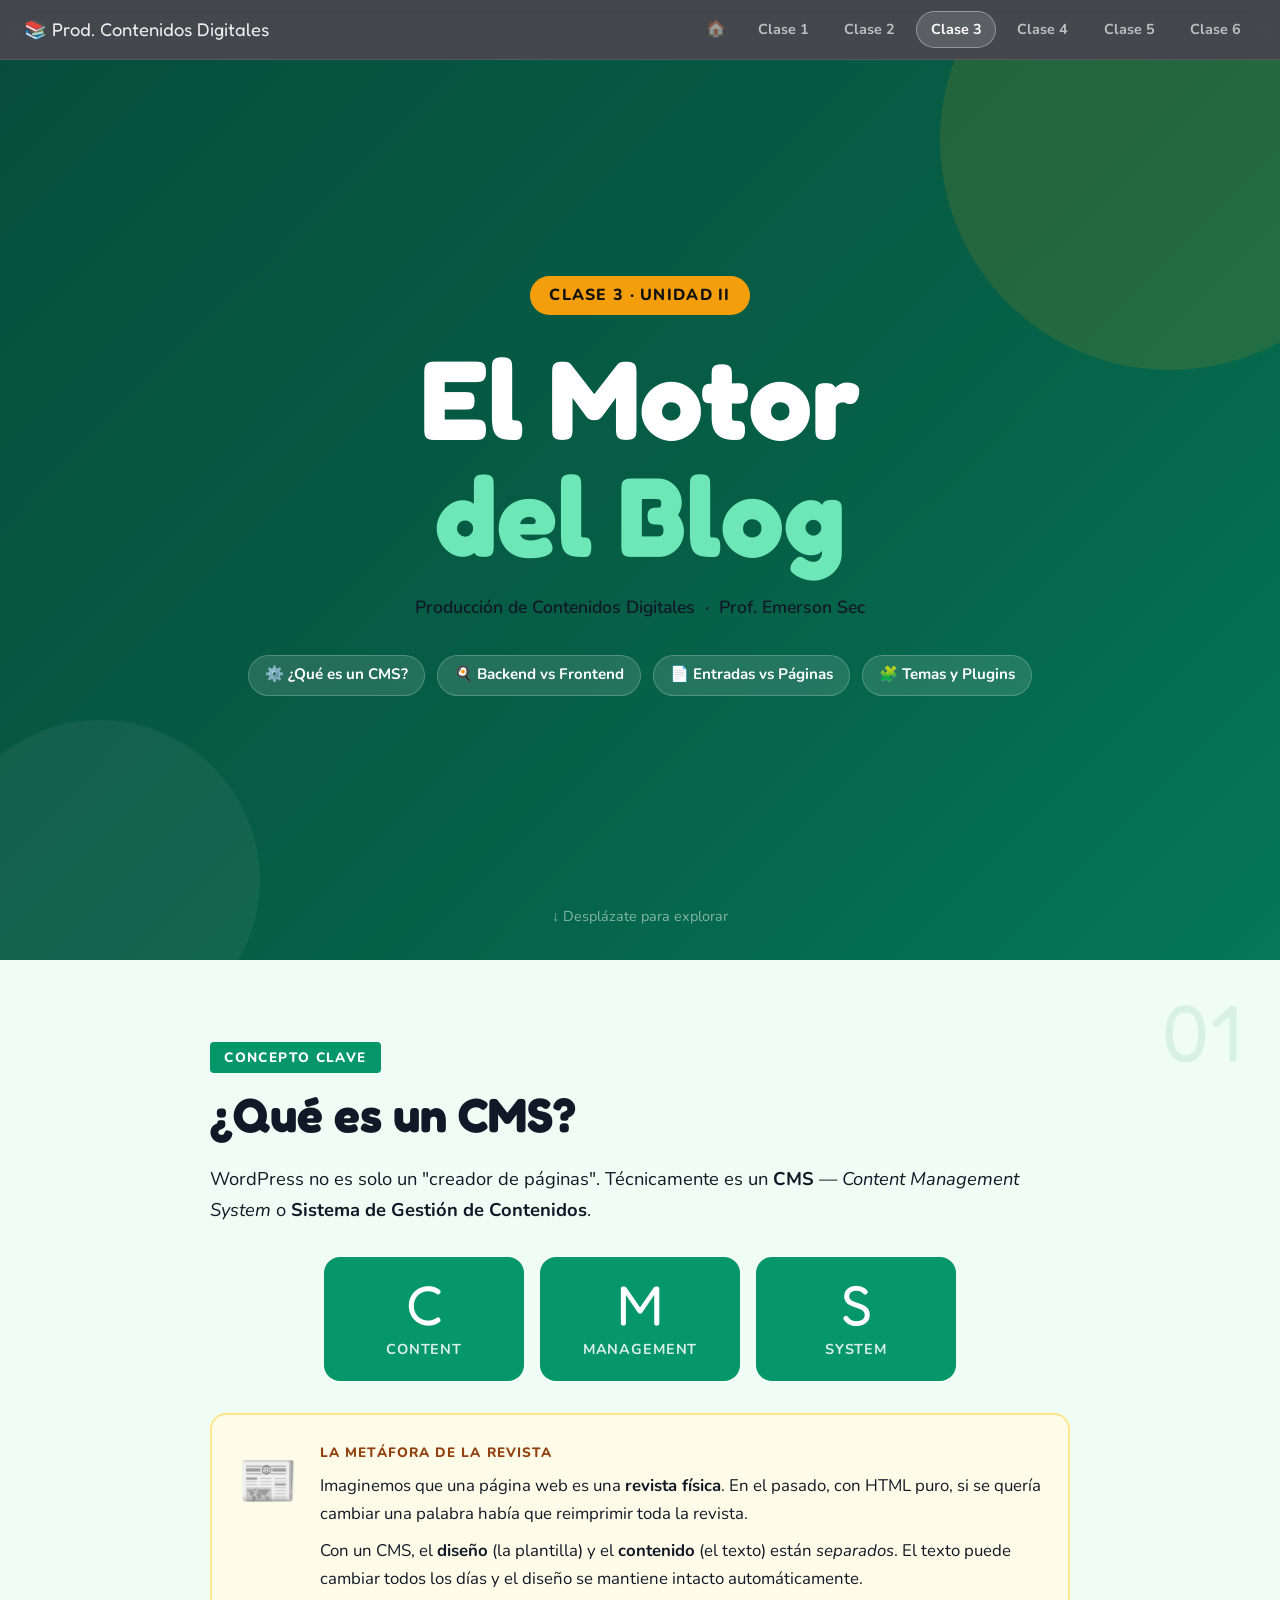
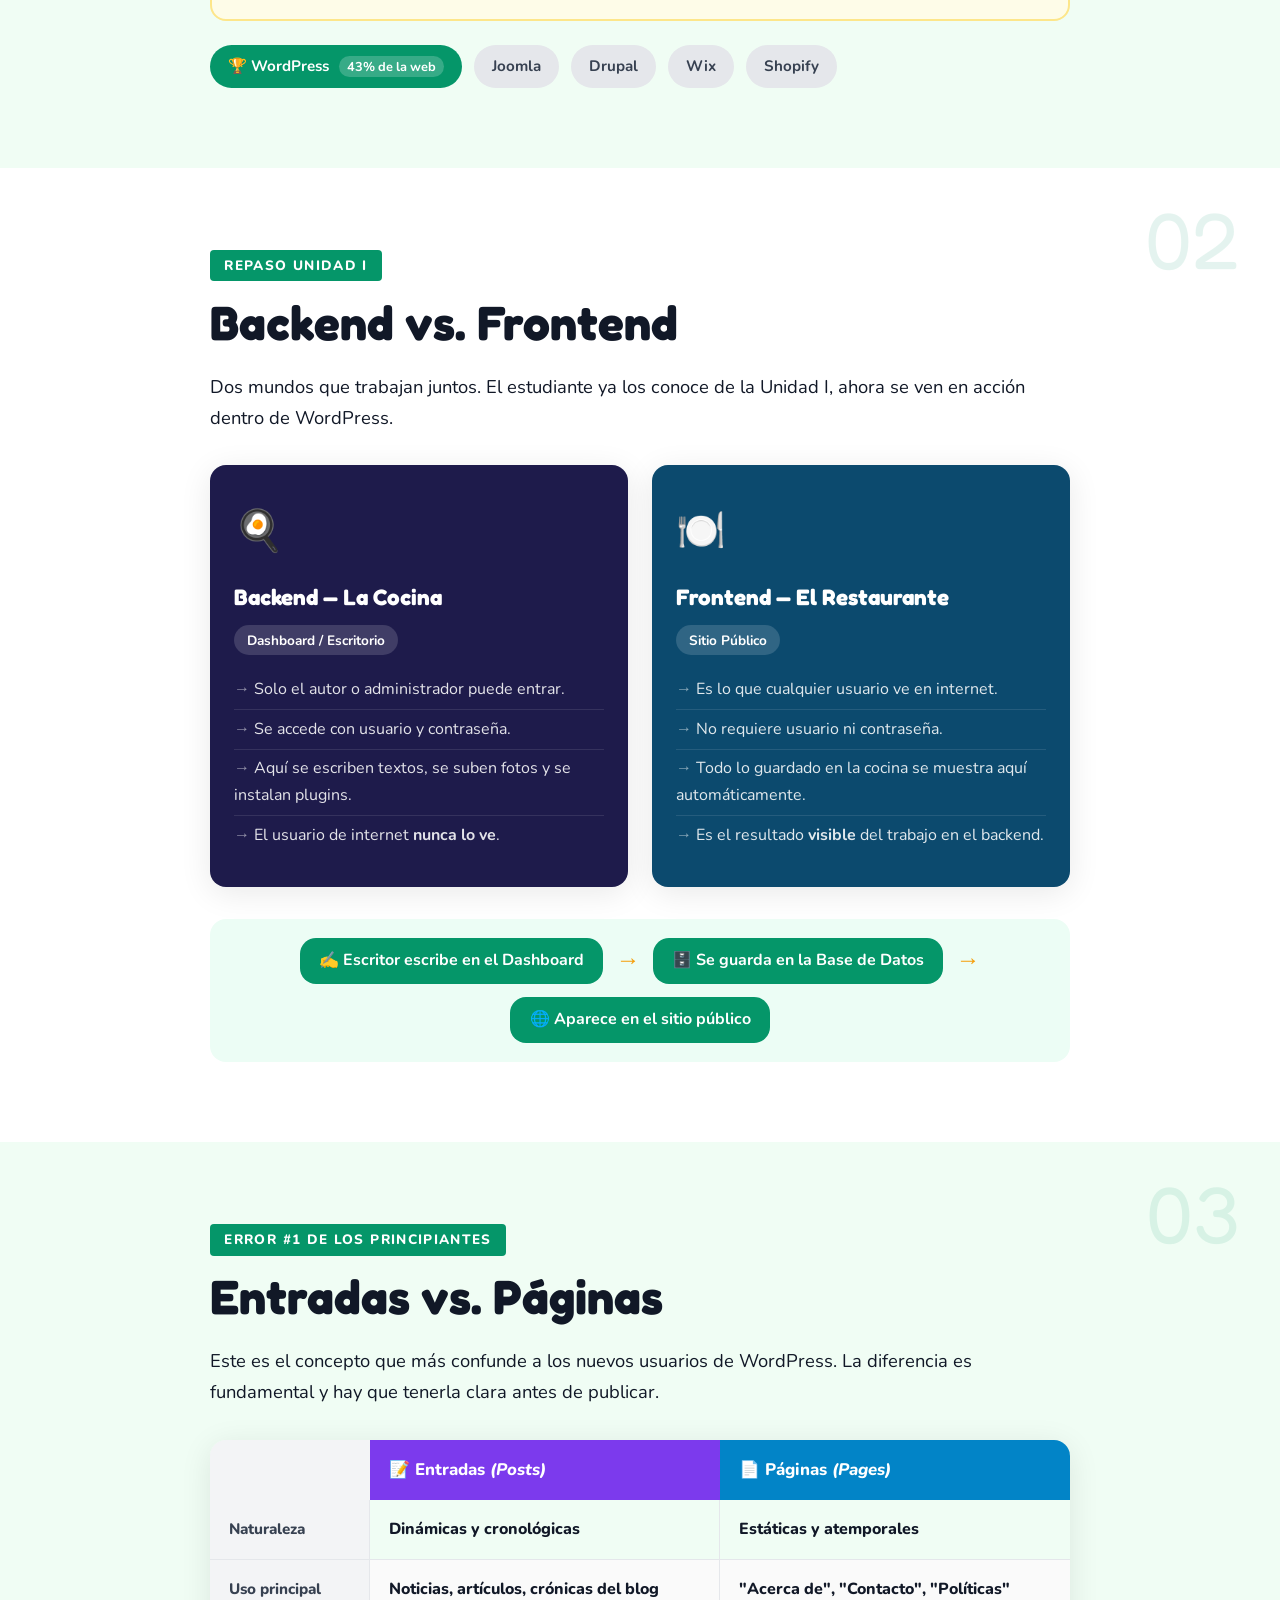
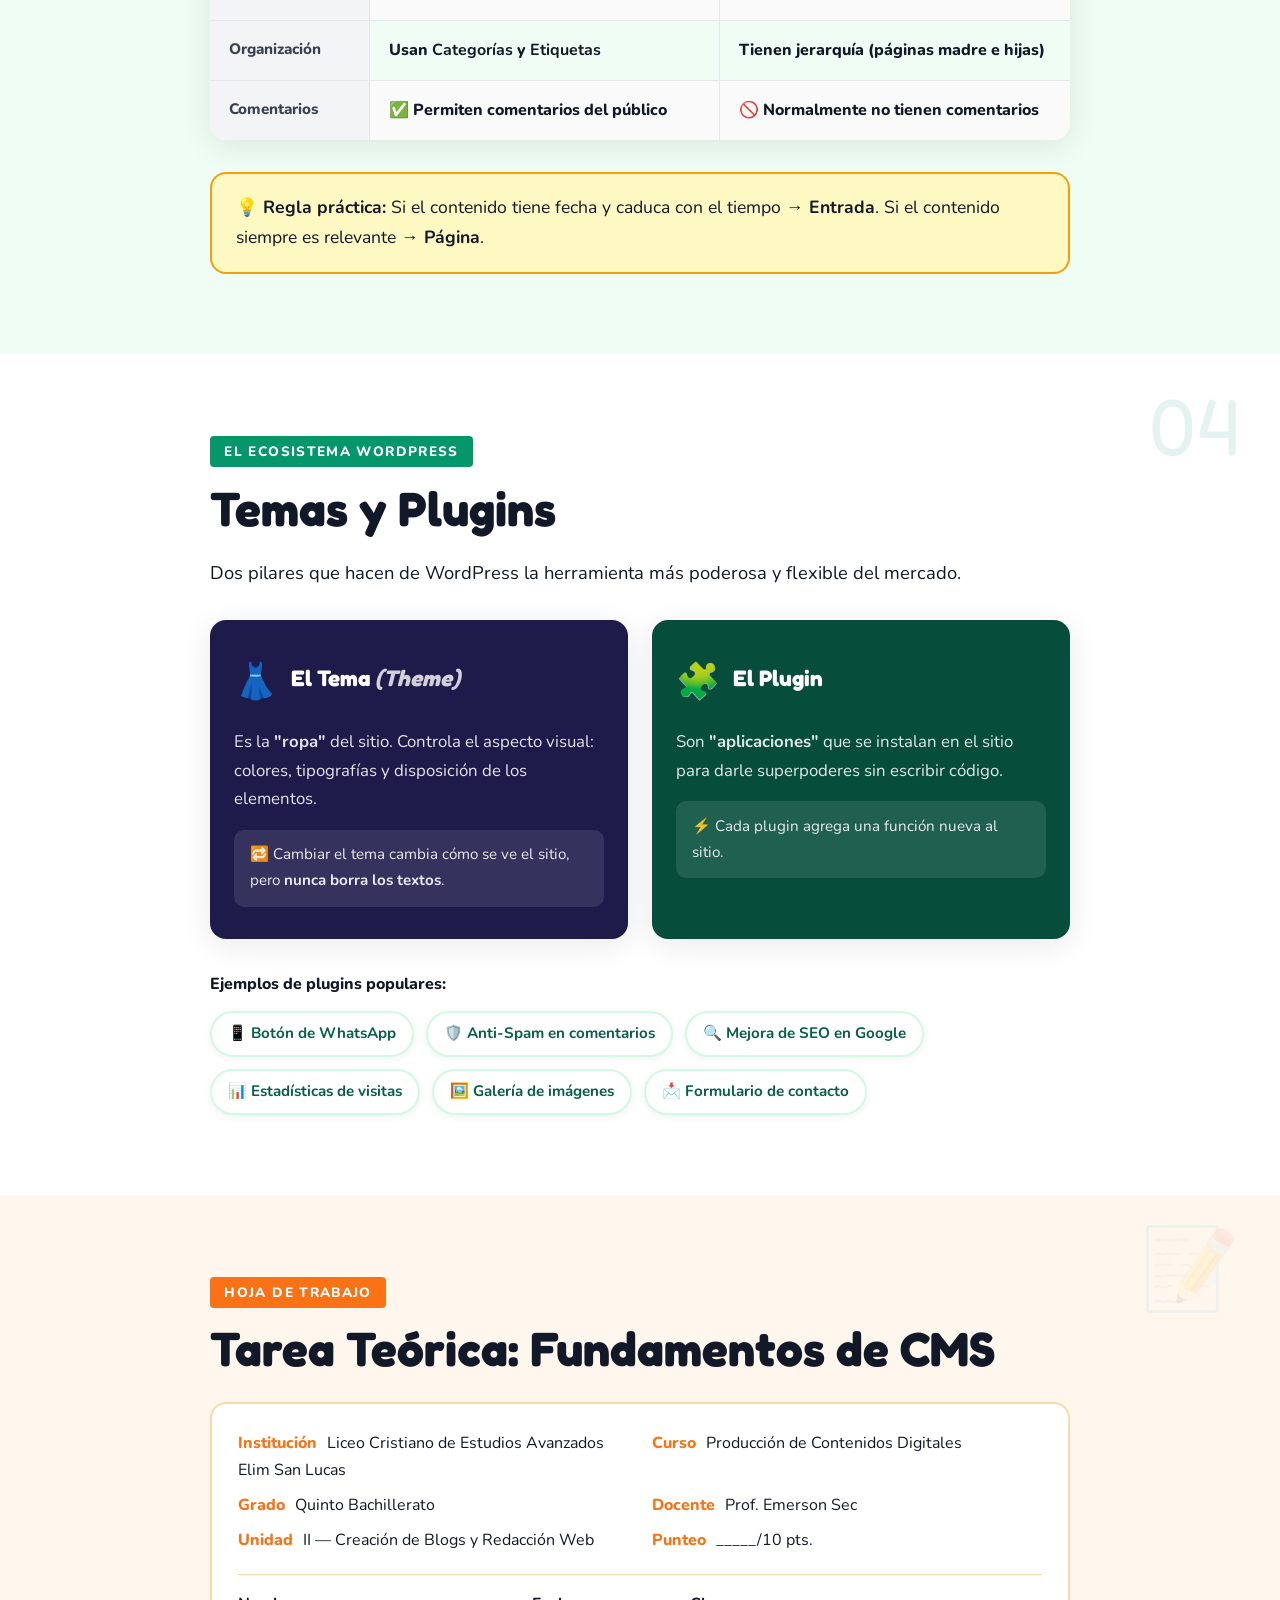
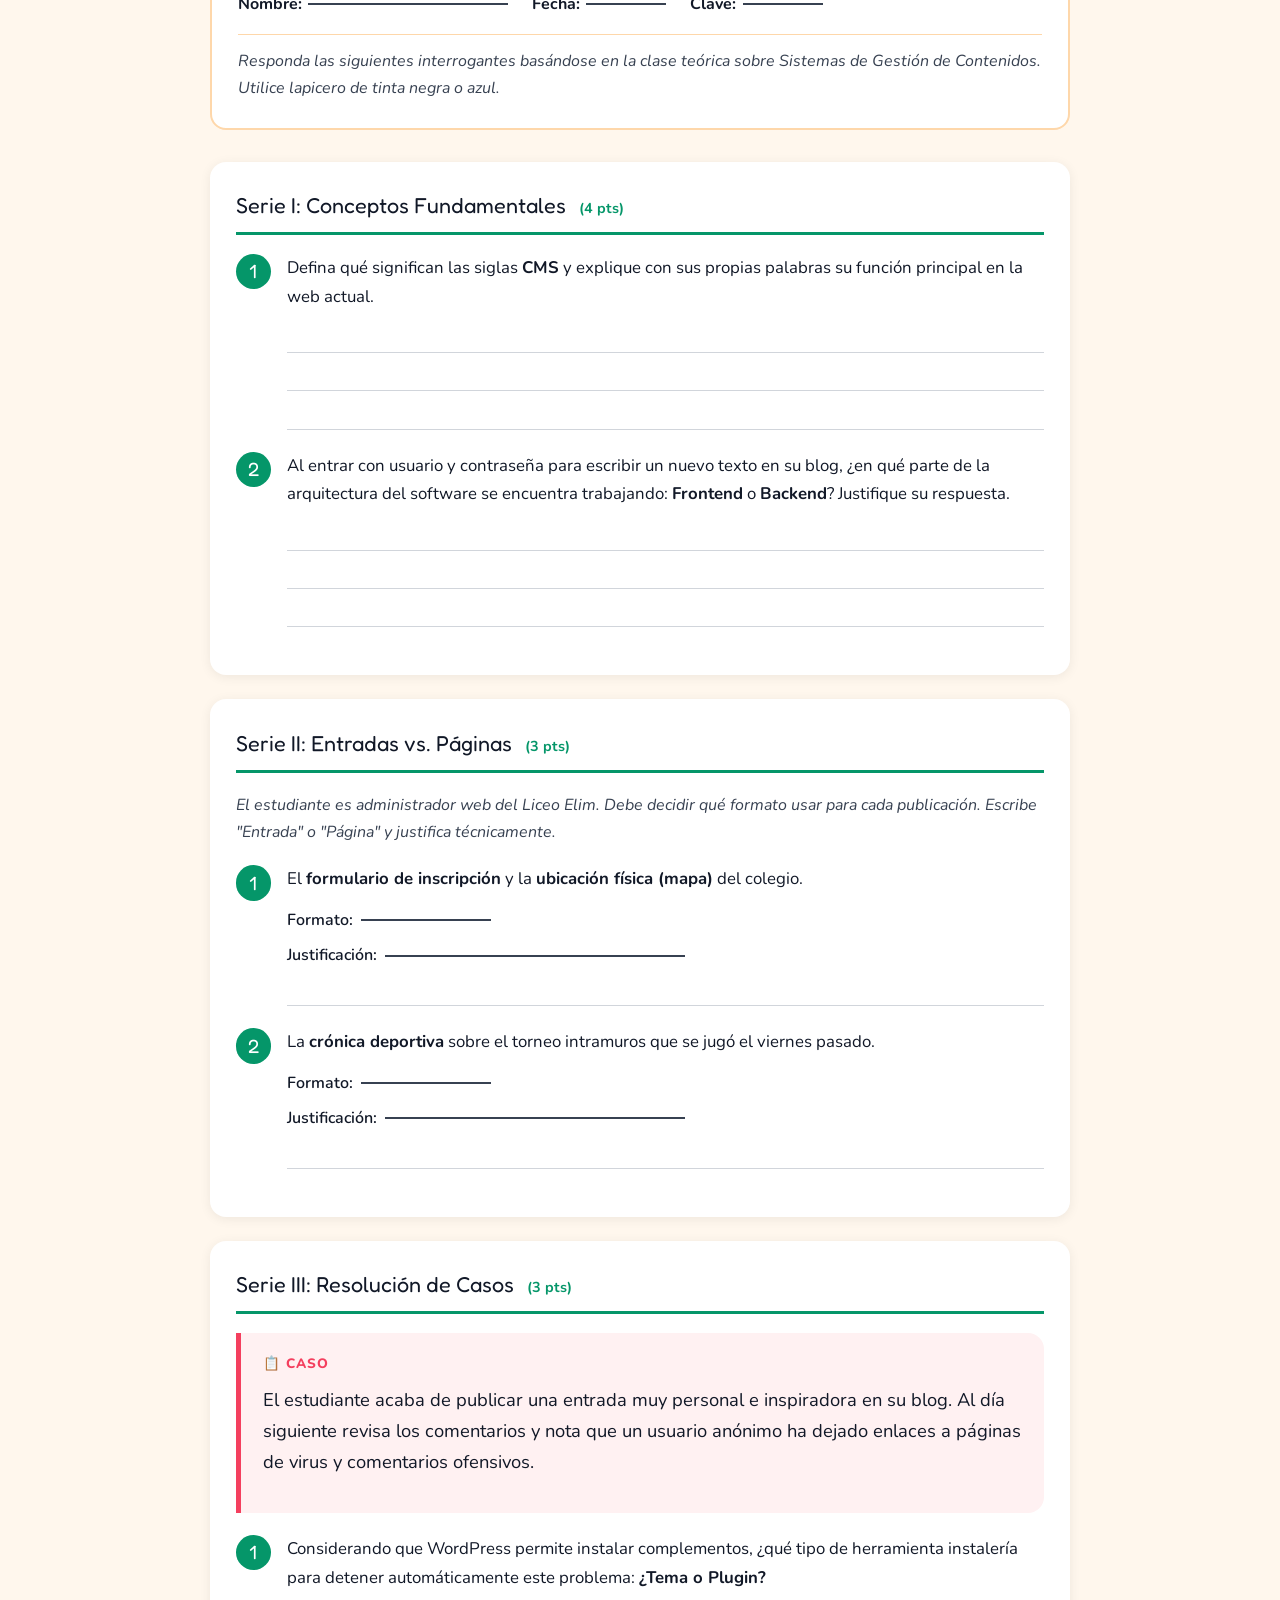
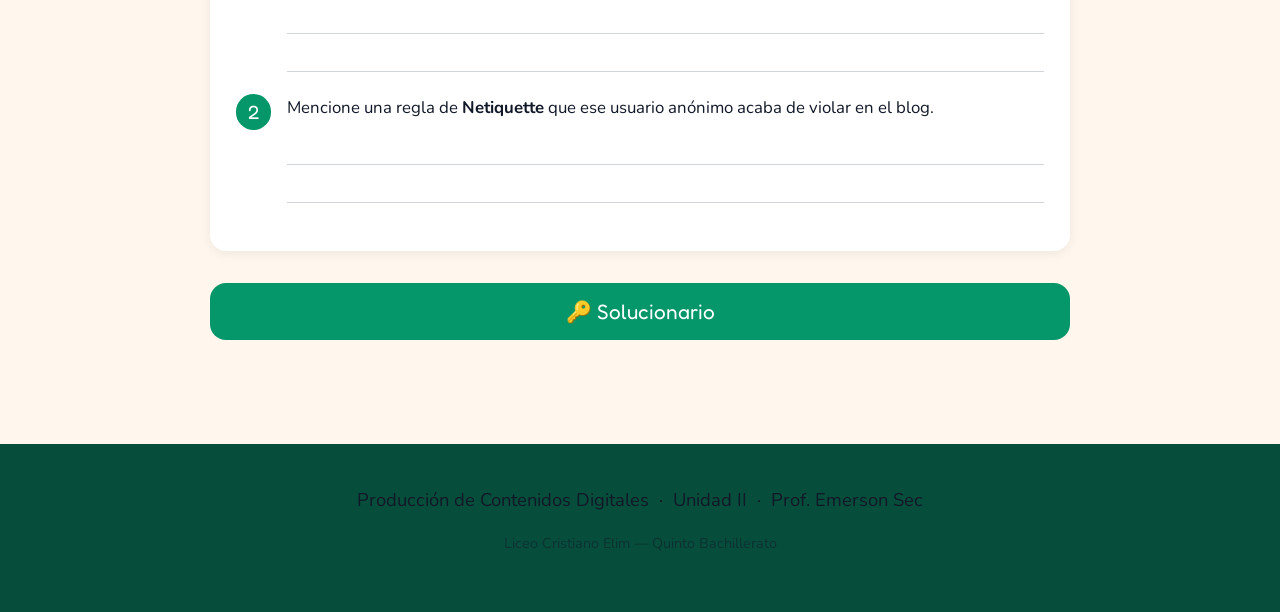
<file: clase3/clase3.html>
<!DOCTYPE html>
<html lang="es">
<head>
  <meta charset="UTF-8" />
  <meta name="viewport" content="width=device-width, initial-scale=1.0" />
  <title>Unidad II – El Motor del Blog: CMS | Producción de Contenidos Digitales</title>
  <link rel="stylesheet" href="../nav.css" />
  <link rel="stylesheet" href="clase3.css" />
  <link href="https://fonts.googleapis.com/css2?family=Fredoka+One&family=Nunito:wght@400;600;700;800&display=swap" rel="stylesheet" />
</head>
<body>

  <!-- NAVEGACIÓN -->
  <nav class="topnav" data-active="clase3" data-base="../"></nav>


  <!-- ENCABEZADO -->
  <header class="hero">
    <div class="hero-badge">Clase 3 · Unidad II</div>
    <h1 class="hero-title">El Motor<br><span class="accent">del Blog</span></h1>
    <p class="hero-sub">Producción de Contenidos Digitales &nbsp;·&nbsp; Prof. Emerson Sec</p>
    <div class="hero-chips">
      <span>⚙️ ¿Qué es un CMS?</span>
      <span>🍳 Backend vs Frontend</span>
      <span>📄 Entradas vs Páginas</span>
      <span>🧩 Temas y Plugins</span>
    </div>
    <div class="scroll-hint">↓ Desplázate para explorar</div>
  </header>

  <main>

    <!-- SECCIÓN 1: QUÉ ES UN CMS -->
    <section class="slide">
      <div class="slide-number">01</div>
      <div class="content-wrap">
        <div class="tag">Concepto clave</div>
        <h2>¿Qué es un CMS?</h2>
        <p>WordPress no es solo un "creador de páginas". Técnicamente es un <strong>CMS</strong> — <em>Content Management System</em> o <strong>Sistema de Gestión de Contenidos</strong>.</p>

        <div class="acronym-box">
          <div class="letter-card"><span class="letter">C</span><span class="meaning">Content</span></div>
          <div class="letter-card"><span class="letter">M</span><span class="meaning">Management</span></div>
          <div class="letter-card"><span class="letter">S</span><span class="meaning">System</span></div>
        </div>

        <div class="metaphor-card">
          <div class="metaphor-icon">📰</div>
          <div class="metaphor-body">
            <div class="metaphor-label">La Metáfora de la Revista</div>
            <p>Imaginemos que una página web es una <strong>revista física</strong>. En el pasado, con HTML puro, si se quería cambiar una palabra había que reimprimir toda la revista.</p>
            <p>Con un CMS, el <strong>diseño</strong> (la plantilla) y el <strong>contenido</strong> (el texto) están <em>separados</em>. El texto puede cambiar todos los días y el diseño se mantiene intacto automáticamente.</p>
          </div>
        </div>

        <div class="cms-examples">
          <div class="cms-chip active">🏆 WordPress <span>43% de la web</span></div>
          <div class="cms-chip">Joomla</div>
          <div class="cms-chip">Drupal</div>
          <div class="cms-chip">Wix</div>
          <div class="cms-chip">Shopify</div>
        </div>
      </div>
    </section>

    <!-- SECCIÓN 2: BACKEND VS FRONTEND -->
    <section class="slide slide-alt">
      <div class="slide-number">02</div>
      <div class="content-wrap">
        <div class="tag">Repaso Unidad I</div>
        <h2>Backend vs. Frontend</h2>
        <p>Dos mundos que trabajan juntos. El estudiante ya los conoce de la Unidad I, ahora se ven en acción dentro de WordPress.</p>

        <div class="dual-layout">
          <div class="dual-card backend">
            <div class="dual-icon">🍳</div>
            <h3>Backend — La Cocina</h3>
            <div class="dual-badge">Dashboard / Escritorio</div>
            <ul>
              <li>Solo el autor o administrador puede entrar.</li>
              <li>Se accede con usuario y contraseña.</li>
              <li>Aquí se escriben textos, se suben fotos y se instalan plugins.</li>
              <li>El usuario de internet <strong>nunca lo ve</strong>.</li>
            </ul>
          </div>
          <div class="dual-card frontend">
            <div class="dual-icon">🍽️</div>
            <h3>Frontend — El Restaurante</h3>
            <div class="dual-badge">Sitio Público</div>
            <ul>
              <li>Es lo que cualquier usuario ve en internet.</li>
              <li>No requiere usuario ni contraseña.</li>
              <li>Todo lo guardado en la cocina se muestra aquí automáticamente.</li>
              <li>Es el resultado <strong>visible</strong> del trabajo en el backend.</li>
            </ul>
          </div>
        </div>

        <div class="flow-visual">
          <div class="flow-step">✍️ Escritor escribe en el Dashboard</div>
          <div class="flow-arrow">→</div>
          <div class="flow-step">🗄️ Se guarda en la Base de Datos</div>
          <div class="flow-arrow">→</div>
          <div class="flow-step">🌐 Aparece en el sitio público</div>
        </div>
      </div>
    </section>

    <!-- SECCIÓN 3: ENTRADAS VS PÁGINAS -->
    <section class="slide">
      <div class="slide-number">03</div>
      <div class="content-wrap">
        <div class="tag">Error #1 de los principiantes</div>
        <h2>Entradas vs. Páginas</h2>
        <p>Este es el concepto que más confunde a los nuevos usuarios de WordPress. La diferencia es fundamental y hay que tenerla clara antes de publicar.</p>

        <div class="compare-table">
          <div class="ct-header">
            <div class="ct-col-label"></div>
            <div class="ct-col posts">📝 Entradas <em>(Posts)</em></div>
            <div class="ct-col pages">📄 Páginas <em>(Pages)</em></div>
          </div>
          <div class="ct-row">
            <div class="ct-label">Naturaleza</div>
            <div class="ct-col posts">Dinámicas y cronológicas</div>
            <div class="ct-col pages">Estáticas y atemporales</div>
          </div>
          <div class="ct-row">
            <div class="ct-label">Uso principal</div>
            <div class="ct-col posts">Noticias, artículos, crónicas del blog</div>
            <div class="ct-col pages">"Acerca de", "Contacto", "Políticas"</div>
          </div>
          <div class="ct-row">
            <div class="ct-label">Organización</div>
            <div class="ct-col posts">Usan <strong>Categorías</strong> y <strong>Etiquetas</strong></div>
            <div class="ct-col pages">Tienen jerarquía (páginas madre e hijas)</div>
          </div>
          <div class="ct-row">
            <div class="ct-label">Comentarios</div>
            <div class="ct-col posts">✅ Permiten comentarios del público</div>
            <div class="ct-col pages">🚫 Normalmente no tienen comentarios</div>
          </div>
        </div>

        <div class="alert-box">
          💡 <strong>Regla práctica:</strong> Si el contenido tiene fecha y caduca con el tiempo → <strong>Entrada</strong>. Si el contenido siempre es relevante → <strong>Página</strong>.
        </div>
      </div>
    </section>

    <!-- SECCIÓN 4: TEMAS Y PLUGINS -->
    <section class="slide slide-alt">
      <div class="slide-number">04</div>
      <div class="content-wrap">
        <div class="tag">El ecosistema WordPress</div>
        <h2>Temas y Plugins</h2>
        <p>Dos pilares que hacen de WordPress la herramienta más poderosa y flexible del mercado.</p>

        <div class="ecosystem-grid">
          <div class="eco-card theme-card">
            <div class="eco-header">
              <span class="eco-icon">👗</span>
              <h3>El Tema <em>(Theme)</em></h3>
            </div>
            <p>Es la <strong>"ropa"</strong> del sitio. Controla el aspecto visual: colores, tipografías y disposición de los elementos.</p>
            <div class="eco-key">
              <span>🔁 Cambiar el tema cambia cómo se ve el sitio, pero <strong>nunca borra los textos</strong>.</span>
            </div>
          </div>

          <div class="eco-card plugin-card">
            <div class="eco-header">
              <span class="eco-icon">🧩</span>
              <h3>El Plugin</h3>
            </div>
            <p>Son <strong>"aplicaciones"</strong> que se instalan en el sitio para darle superpoderes sin escribir código.</p>
            <div class="eco-key">
              <span>⚡ Cada plugin agrega una función nueva al sitio.</span>
            </div>
          </div>
        </div>

        <div class="plugin-examples">
          <div class="plugin-ex-label">Ejemplos de plugins populares:</div>
          <div class="plugin-chips">
            <div class="plugin-chip">📱 Botón de WhatsApp</div>
            <div class="plugin-chip">🛡️ Anti-Spam en comentarios</div>
            <div class="plugin-chip">🔍 Mejora de SEO en Google</div>
            <div class="plugin-chip">📊 Estadísticas de visitas</div>
            <div class="plugin-chip">🖼️ Galería de imágenes</div>
            <div class="plugin-chip">📩 Formulario de contacto</div>
          </div>
        </div>
      </div>
    </section>

    <!-- SECCIÓN 5: HOJA DE TRABAJO -->
    <section class="slide slide-hw">
      <div class="slide-number">📝</div>
      <div class="content-wrap">
        <div class="tag">Hoja de Trabajo</div>
        <h2>Tarea Teórica: Fundamentos de CMS</h2>

        <div class="hw-header">
          <div class="hw-info-grid">
            <div><span class="hw-label">Institución</span> Liceo Cristiano de Estudios Avanzados Elim San Lucas</div>
            <div><span class="hw-label">Curso</span> Producción de Contenidos Digitales</div>
            <div><span class="hw-label">Grado</span> Quinto Bachillerato</div>
            <div><span class="hw-label">Docente</span> Prof. Emerson Sec</div>
            <div><span class="hw-label">Unidad</span> II — Creación de Blogs y Redacción Web</div>
            <div><span class="hw-label">Punteo</span> _____/10 pts.</div>
          </div>
          <div class="hw-student-line">
            <div class="hw-field">Nombre: <span class="field-line"></span></div>
            <div class="hw-field">Fecha: <span class="field-line short"></span></div>
            <div class="hw-field">Clave: <span class="field-line short"></span></div>
          </div>
          <p class="hw-instructions">Responda las siguientes interrogantes basándose en la clase teórica sobre Sistemas de Gestión de Contenidos. Utilice lapicero de tinta negra o azul.</p>
        </div>

        <!-- SERIE I -->
        <div class="serie">
          <div class="serie-header">Serie I: Conceptos Fundamentales <span class="pts">(4 pts)</span></div>

          <div class="question">
            <div class="q-num">1</div>
            <div class="q-body">
              <p>Defina qué significan las siglas <strong>CMS</strong> y explique con sus propias palabras su función principal en la web actual.</p>
              <div class="answer-lines">
                <div class="line"></div>
                <div class="line"></div>
                <div class="line"></div>
              </div>
            </div>
          </div>

          <div class="question">
            <div class="q-num">2</div>
            <div class="q-body">
              <p>Al entrar con usuario y contraseña para escribir un nuevo texto en su blog, ¿en qué parte de la arquitectura del software se encuentra trabajando: <strong>Frontend</strong> o <strong>Backend</strong>? Justifique su respuesta.</p>
              <div class="answer-lines">
                <div class="line"></div>
                <div class="line"></div>
                <div class="line"></div>
              </div>
            </div>
          </div>
        </div>

        <!-- SERIE II -->
        <div class="serie">
          <div class="serie-header">Serie II: Entradas vs. Páginas <span class="pts">(3 pts)</span></div>
          <p class="serie-intro">El estudiante es administrador web del Liceo Elim. Debe decidir qué formato usar para cada publicación. Escribe "Entrada" o "Página" y justifica técnicamente.</p>

          <div class="question">
            <div class="q-num">1</div>
            <div class="q-body">
              <p>El <strong>formulario de inscripción</strong> y la <strong>ubicación física (mapa)</strong> del colegio.</p>
              <div class="format-field"><span>Formato:</span><div class="field-line medium"></div></div>
              <div class="format-field"><span>Justificación:</span><div class="field-line long"></div></div>
              <div class="line"></div>
            </div>
          </div>

          <div class="question">
            <div class="q-num">2</div>
            <div class="q-body">
              <p>La <strong>crónica deportiva</strong> sobre el torneo intramuros que se jugó el viernes pasado.</p>
              <div class="format-field"><span>Formato:</span><div class="field-line medium"></div></div>
              <div class="format-field"><span>Justificación:</span><div class="field-line long"></div></div>
              <div class="line"></div>
            </div>
          </div>
        </div>

        <!-- SERIE III -->
        <div class="serie">
          <div class="serie-header">Serie III: Resolución de Casos <span class="pts">(3 pts)</span></div>
          <div class="case-box">
            <div class="case-label">📋 Caso</div>
            <p>El estudiante acaba de publicar una entrada muy personal e inspiradora en su blog. Al día siguiente revisa los comentarios y nota que un usuario anónimo ha dejado enlaces a páginas de virus y comentarios ofensivos.</p>
          </div>

          <div class="question">
            <div class="q-num">1</div>
            <div class="q-body">
              <p>Considerando que WordPress permite instalar complementos, ¿qué tipo de herramienta instalería para detener automáticamente este problema: <strong>¿Tema o Plugin?</strong></p>
              <div class="answer-lines">
                <div class="line"></div>
                <div class="line"></div>
              </div>
            </div>
          </div>

          <div class="question">
            <div class="q-num">2</div>
            <div class="q-body">
              <p>Mencione una regla de <strong>Netiquette</strong> que ese usuario anónimo acaba de violar en el blog.</p>
              <div class="answer-lines">
                <div class="line"></div>
                <div class="line"></div>
              </div>
            </div>
          </div>
        </div>

        <!-- SOLUCIONARIO -->
        <div class="answer-section">
          <button class="btn-reveal" id="btnReveal" onclick="toggleAnswer()">
            🔑 Solucionario
          </button>
          <div class="answer-box" id="answerBox">
            <div class="answer-label">✅ ESTE ES UN EJEMPLO DE SOLUCIONARIO | ES LA RESPUESTA ESPERADA, NO COPIARLA DIRECTAMENTE, COMO ESTUDIANTE DEBE DE DAR UNA PROPIA RESPUESTA</div>
            <div class="answer-content">

              <div class="sol-serie">
                <div class="sol-serie-title">Serie I — Conceptos Fundamentales</div>
                <p><strong>1.</strong> <em>Content Management System</em>. Permite gestionar textos e imágenes sin tocar código de programación, separando el diseño del contenido. El administrador puede actualizar el sitio desde una interfaz visual sencilla.</p>
                <p><strong>2.</strong> <strong>Backend</strong> (Escritorio / Dashboard), porque el estudiante está gestionando datos internos del sistema antes de publicarlos. El acceso con usuario y contraseña es la característica definitoria del backend.</p>
              </div>

              <div class="sol-serie">
                <div class="sol-serie-title">Serie II — Entradas vs. Páginas</div>
                <p><strong>1. Página</strong> — porque es información estática, atemporal y permanente. El formulario de inscripción y el mapa siempre son relevantes, no tienen fecha y no requieren comentarios del público.</p>
                <p><strong>2. Entrada</strong> — porque es una noticia cronológica y reciente. Tiene una fecha concreta (el viernes pasado), puede quedar archivada y puede recibir comentarios del público interesado.</p>
              </div>

              <div class="sol-serie">
                <div class="sol-serie-title">Serie III — Resolución de Casos</div>
                <p><strong>1. Plugin</strong> — específicamente uno de Anti-Spam o moderación de comentarios (ejemplo: Akismet). Un Tema solo cambiaría el aspecto visual del sitio, no filtraría contenido malicioso.</p>
                <p><strong>2.</strong> Violación al <strong>respeto y cortesía digital</strong> — también se acepta: envío de contenido basura (Spam) o uso irresponsable del anonimato en línea.</p>
              </div>

            </div>
          </div>
        </div>

      </div>
    </section>

  </main>

  <!-- PIE DE PÁGINA -->
  <footer>
    <p>Producción de Contenidos Digitales &nbsp;·&nbsp; Unidad II &nbsp;·&nbsp; Prof. Emerson Sec</p>
    <p class="footer-sub">Liceo Cristiano Elim — Quinto Bachillerato</p>
  </footer>

  <script src="../nav.js"></script>
  <script src="clase3.js"></script>

  <script>
    function toggleAnswer() {
      toggleReveal('btnReveal', 'answerBox', '🔑 Solucionario', '🙈 Ocultar Solucionario');
    }
  </script>
</body>
</html>
</file>
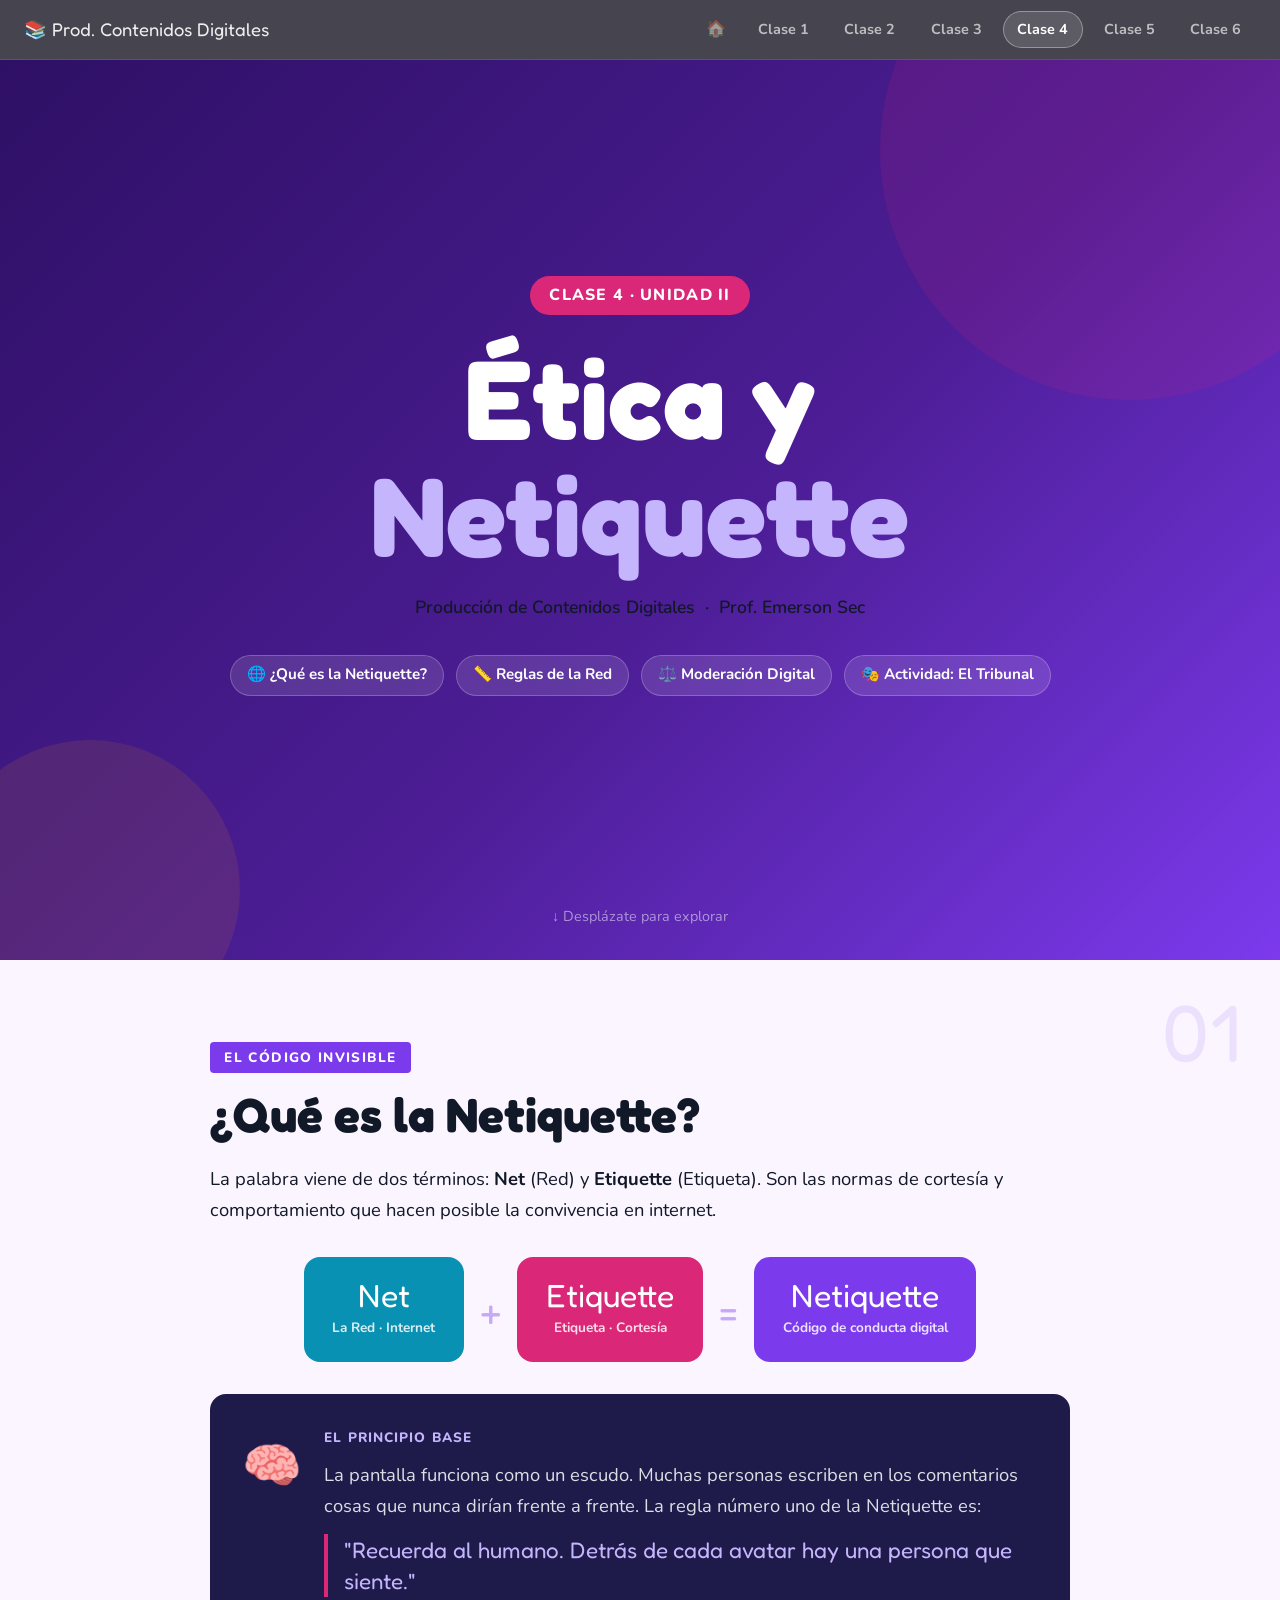
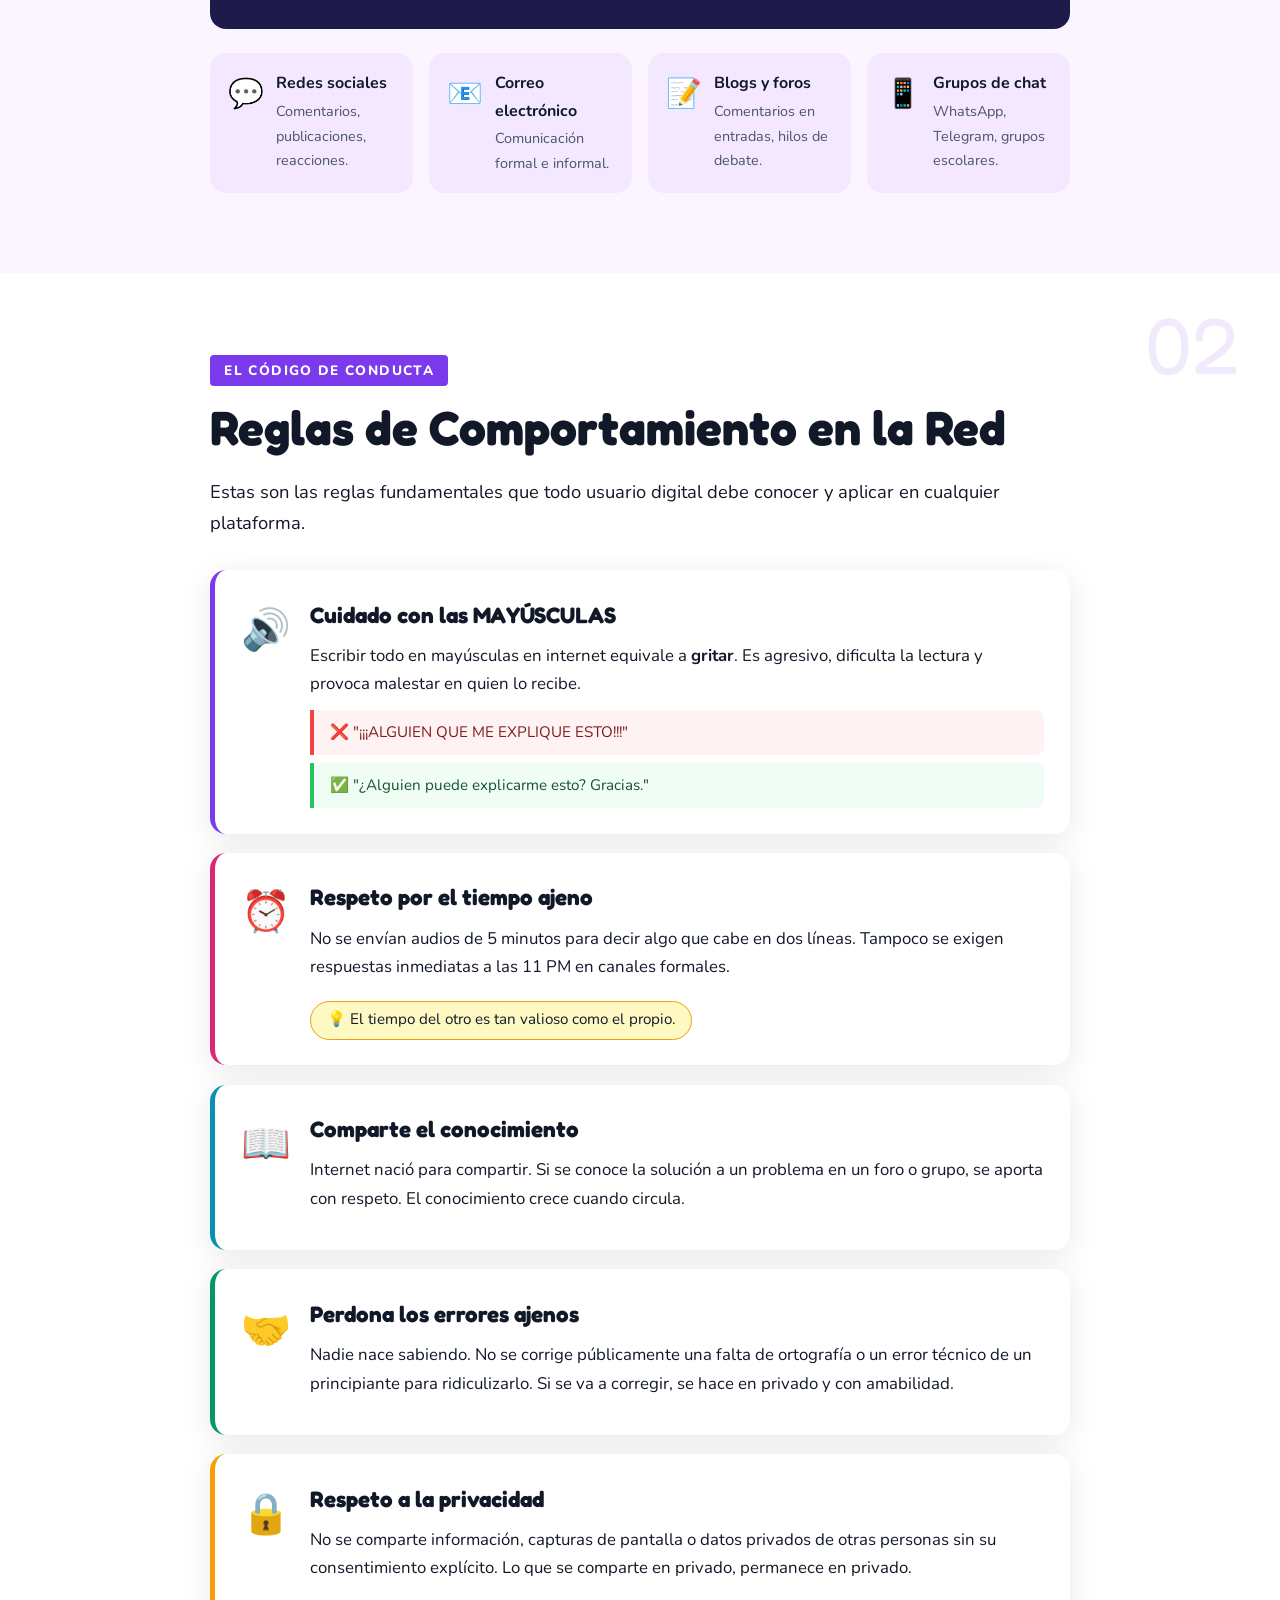
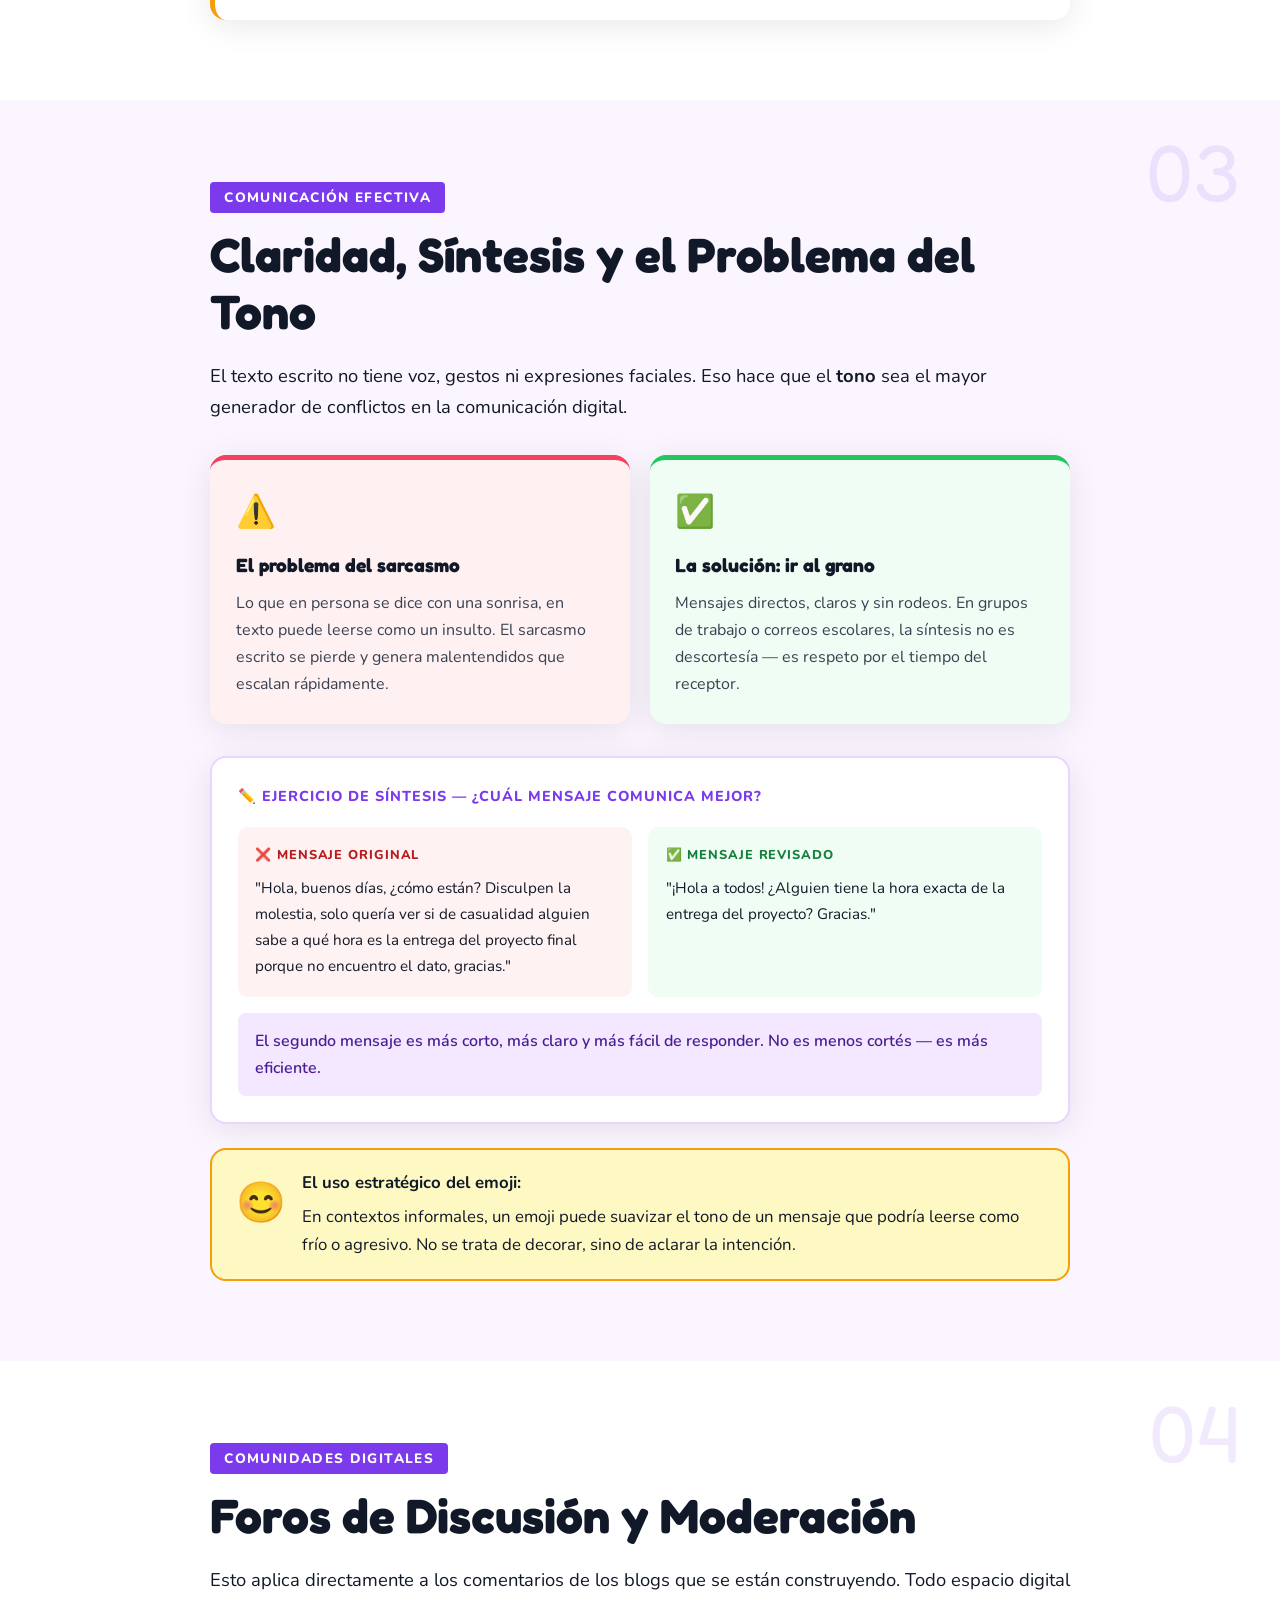
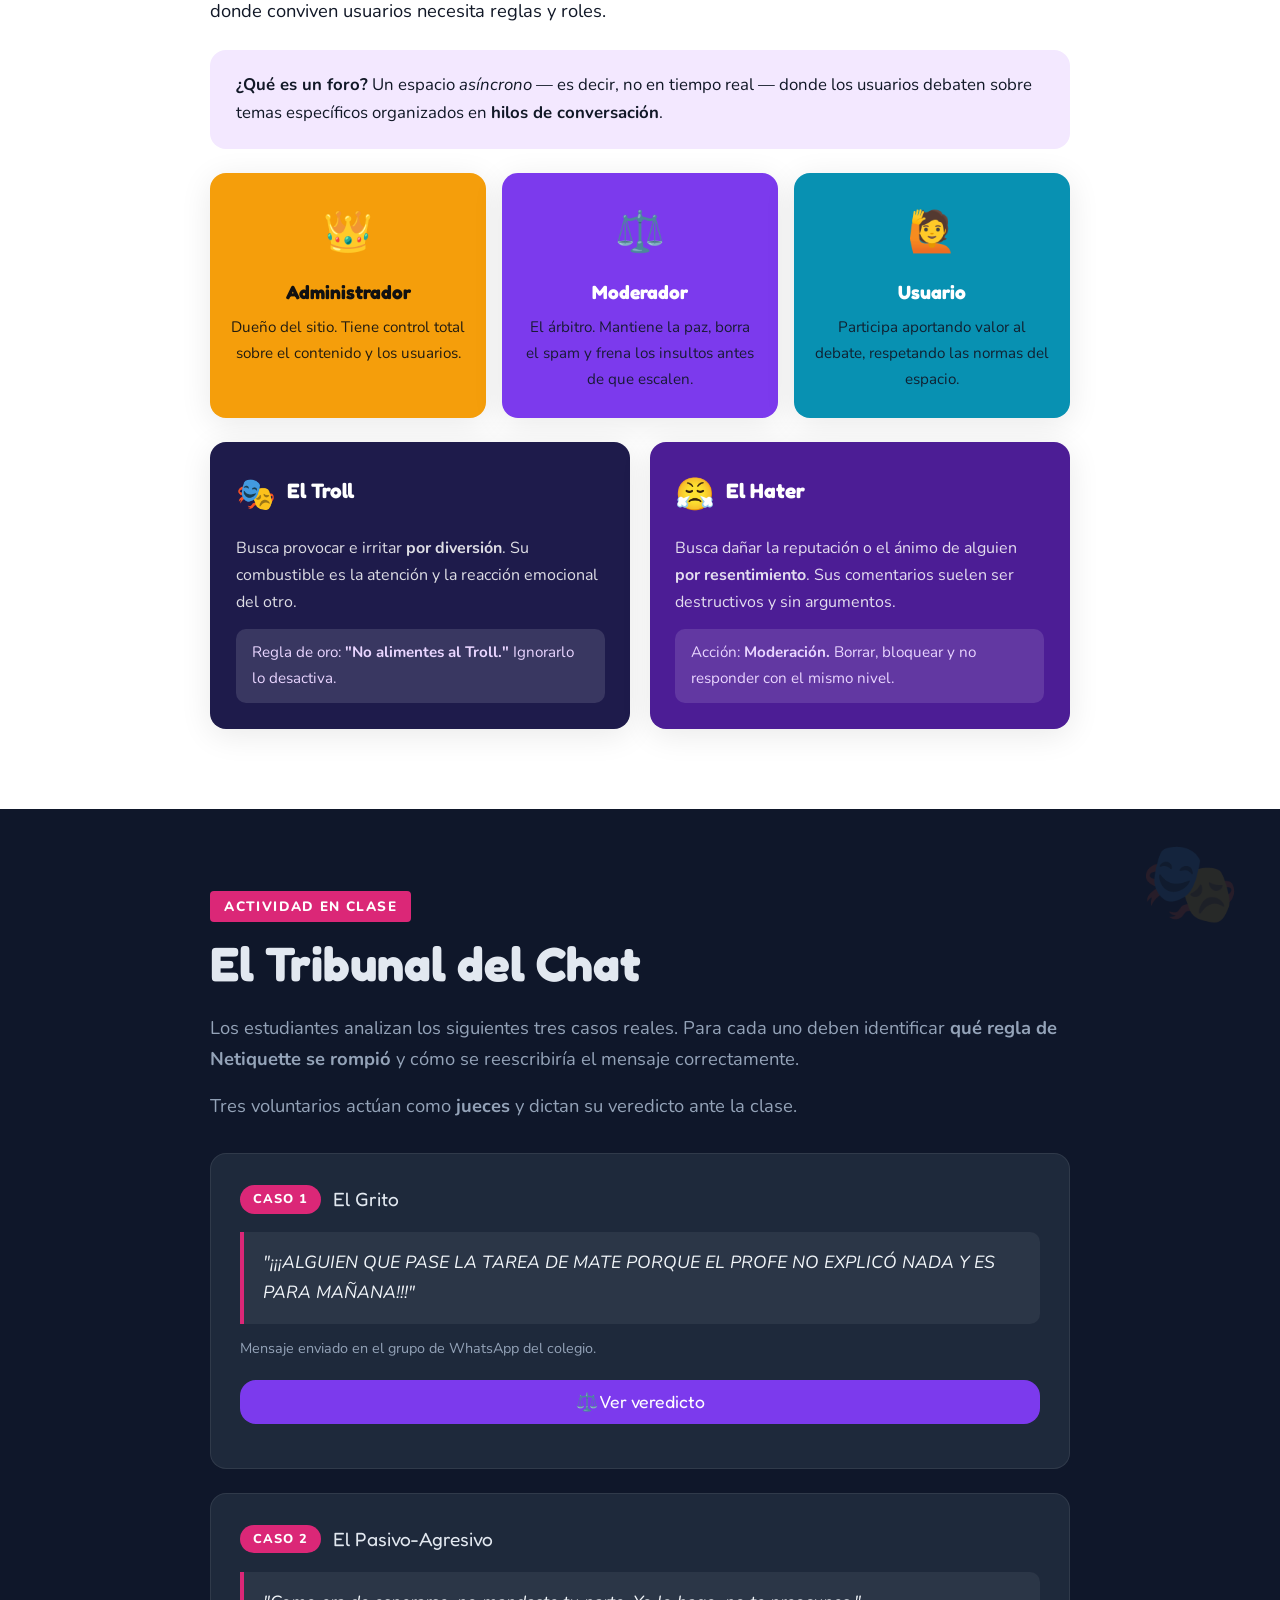
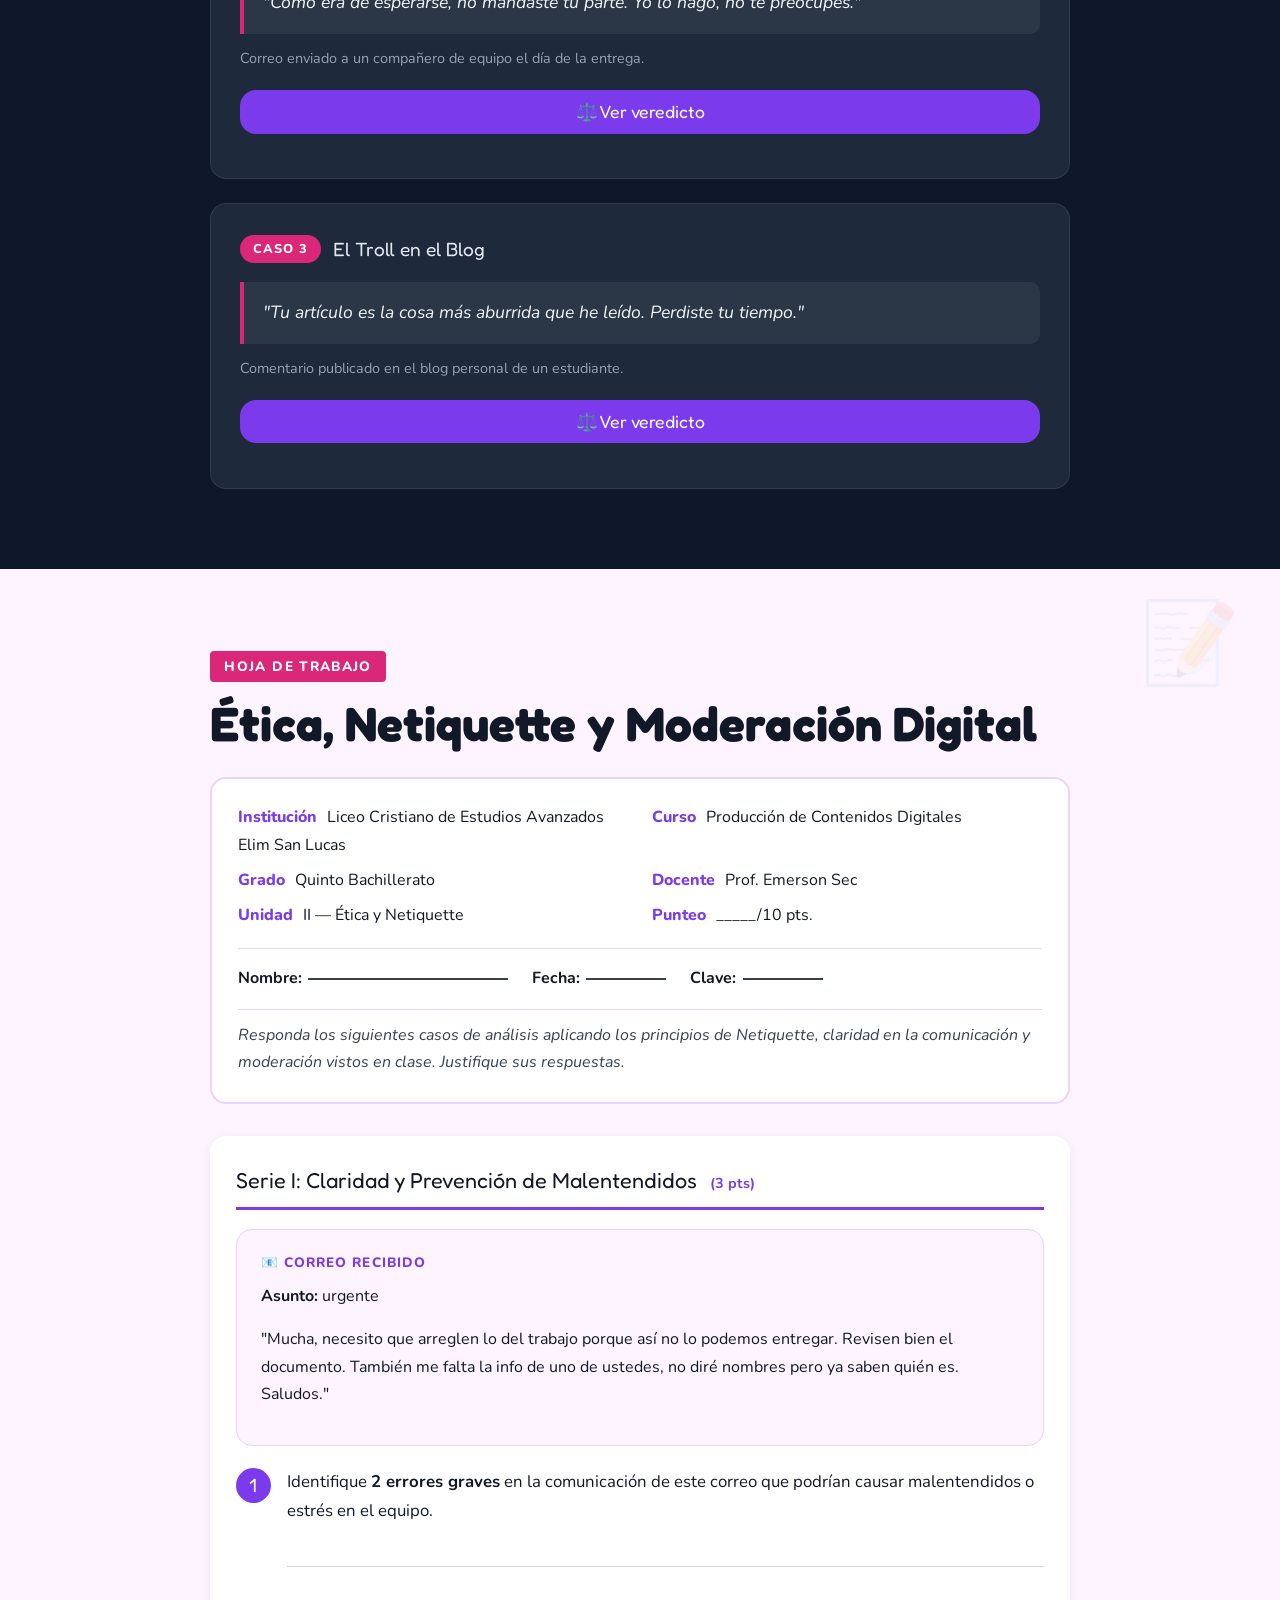
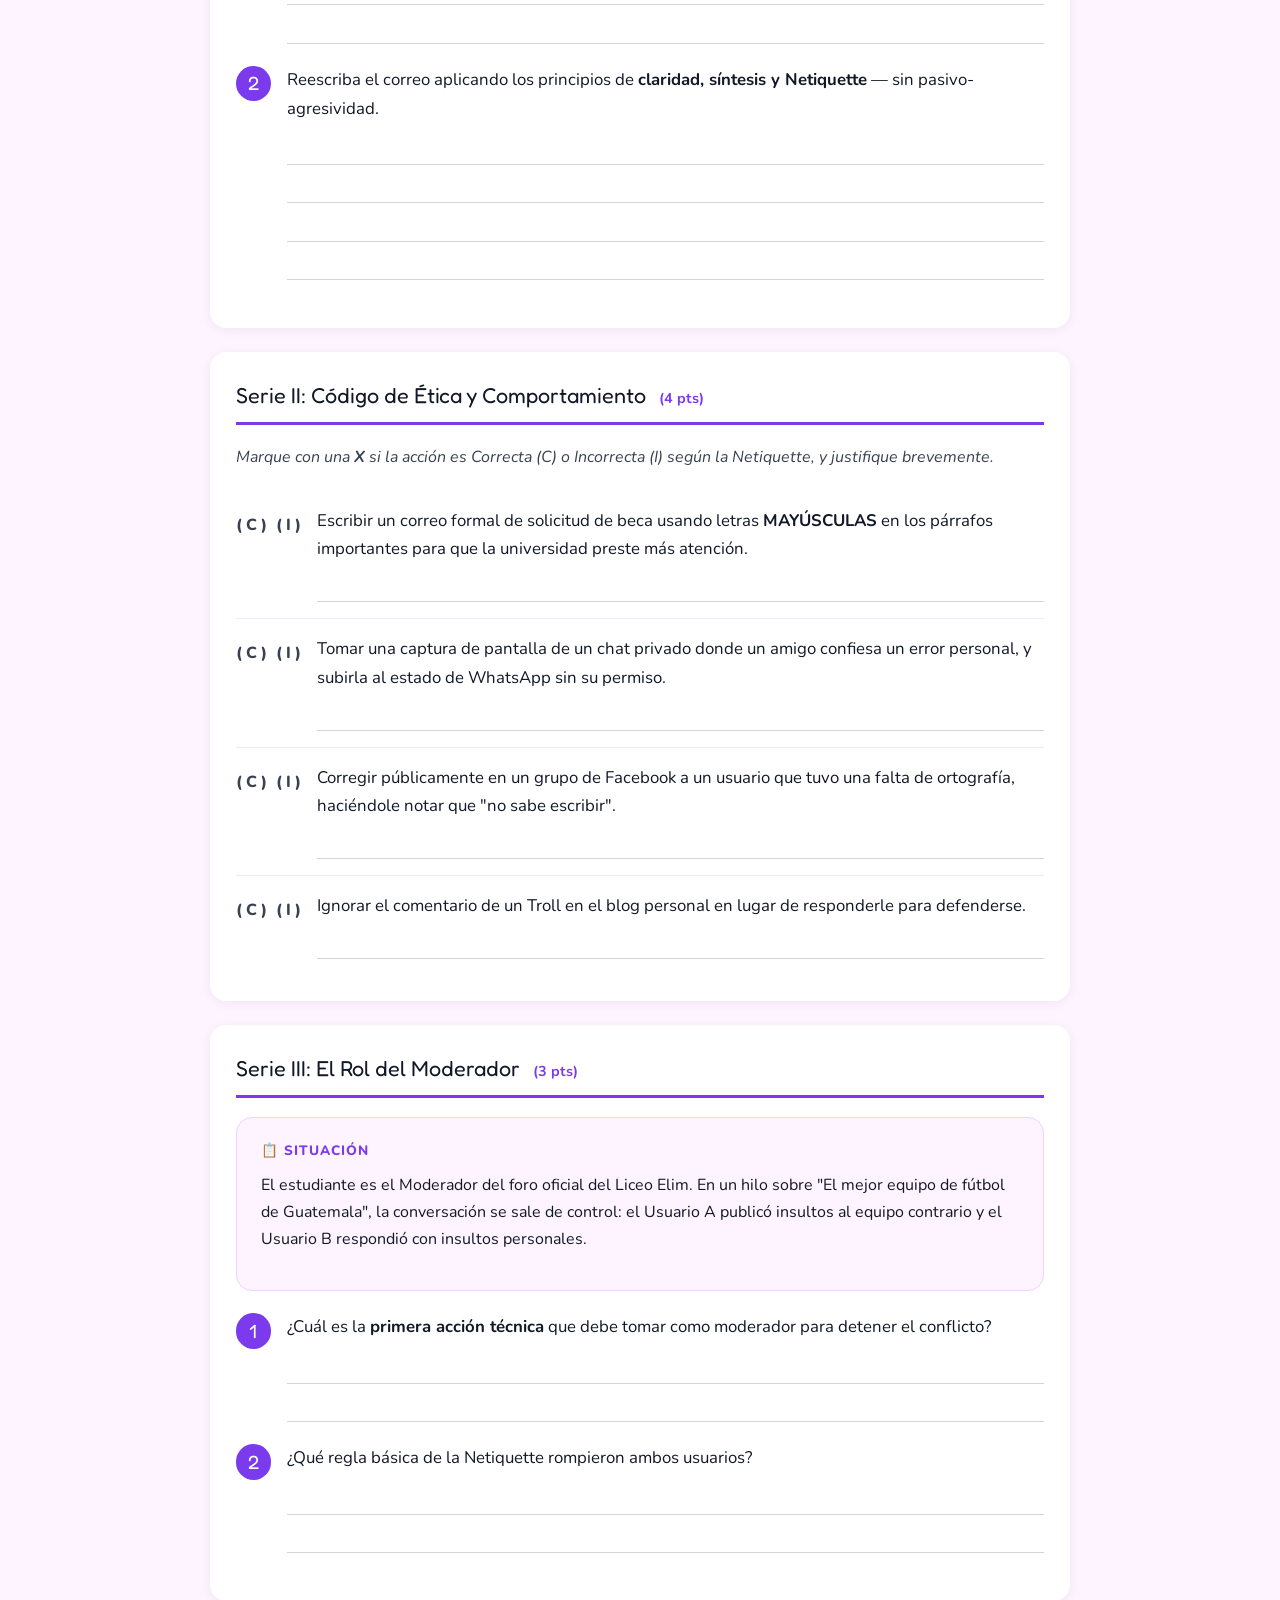
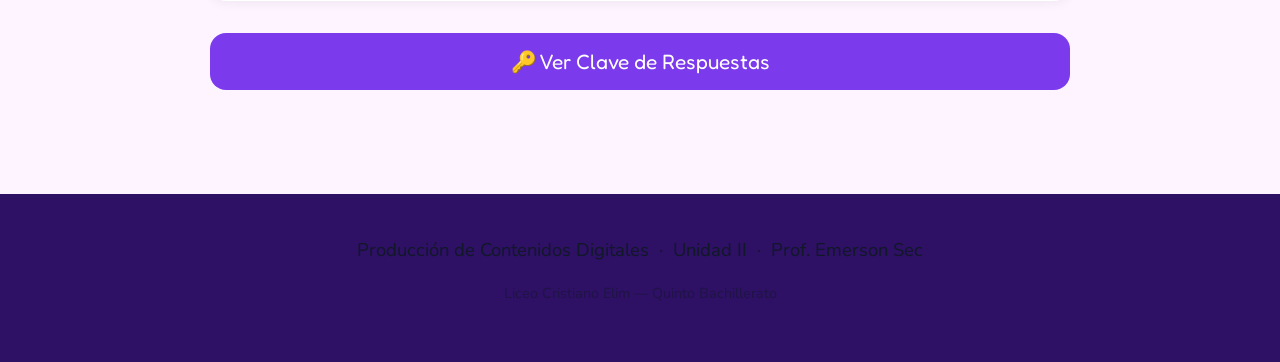
<file: clase4/clase4.html>
<!DOCTYPE html>
<html lang="es">
<head>
  <meta charset="UTF-8" />
  <meta name="viewport" content="width=device-width, initial-scale=1.0" />
  <title>Unidad II – Ética y Netiquette | Producción de Contenidos Digitales</title>
  <link rel="stylesheet" href="../nav.css" />
  <link rel="stylesheet" href="clase4.css" />
  <link href="https://fonts.googleapis.com/css2?family=Fredoka+One&family=Nunito:wght@400;600;700;800&display=swap" rel="stylesheet" />
</head>
<body>

  <!-- NAVEGACIÓN -->
  <nav class="topnav" data-active="clase4" data-base="../"></nav>

  <!-- HERO -->
  <header class="hero">
    <div class="hero-badge">Clase 4 · Unidad II</div>
    <h1 class="hero-title">Ética y<br><span class="accent">Netiquette</span></h1>
    <p class="hero-sub">Producción de Contenidos Digitales &nbsp;·&nbsp; Prof. Emerson Sec</p>
    <div class="hero-chips">
      <span>🌐 ¿Qué es la Netiquette?</span>
      <span>📏 Reglas de la Red</span>
      <span>⚖️ Moderación Digital</span>
      <span>🎭 Actividad: El Tribunal</span>
    </div>
    <div class="scroll-hint">↓ Desplázate para explorar</div>
  </header>

  <main>

    <!-- SECCIÓN 1: QUÉ ES LA NETIQUETTE -->
    <section class="slide">
      <div class="slide-number">01</div>
      <div class="content-wrap">
        <div class="tag">El código invisible</div>
        <h2>¿Qué es la Netiquette?</h2>
        <p>La palabra viene de dos términos: <strong>Net</strong> (Red) y <strong>Etiquette</strong> (Etiqueta). Son las normas de cortesía y comportamiento que hacen posible la convivencia en internet.</p>

        <div class="word-split">
          <div class="word-card net">
            <div class="wc-word">Net</div>
            <div class="wc-meaning">La Red · Internet</div>
          </div>
          <div class="word-plus">+</div>
          <div class="word-card etiq">
            <div class="wc-word">Etiquette</div>
            <div class="wc-meaning">Etiqueta · Cortesía</div>
          </div>
          <div class="word-plus">=</div>
          <div class="word-card result">
            <div class="wc-word">Netiquette</div>
            <div class="wc-meaning">Código de conducta digital</div>
          </div>
        </div>

        <div class="principle-box">
          <div class="principle-icon">🧠</div>
          <div class="principle-body">
            <div class="principle-label">El principio base</div>
            <p>La pantalla funciona como un escudo. Muchas personas escriben en los comentarios cosas que nunca dirían frente a frente. La regla número uno de la Netiquette es:</p>
            <div class="big-rule">"Recuerda al humano. Detrás de cada avatar hay una persona que siente."</div>
          </div>
        </div>

        <div class="context-cards">
          <div class="ctx-card">
            <span class="ctx-icon">💬</span>
            <div>
              <strong>Redes sociales</strong>
              <p>Comentarios, publicaciones, reacciones.</p>
            </div>
          </div>
          <div class="ctx-card">
            <span class="ctx-icon">📧</span>
            <div>
              <strong>Correo electrónico</strong>
              <p>Comunicación formal e informal.</p>
            </div>
          </div>
          <div class="ctx-card">
            <span class="ctx-icon">📝</span>
            <div>
              <strong>Blogs y foros</strong>
              <p>Comentarios en entradas, hilos de debate.</p>
            </div>
          </div>
          <div class="ctx-card">
            <span class="ctx-icon">📱</span>
            <div>
              <strong>Grupos de chat</strong>
              <p>WhatsApp, Telegram, grupos escolares.</p>
            </div>
          </div>
        </div>
      </div>
    </section>

    <!-- SECCIÓN 2: REGLAS -->
    <section class="slide slide-alt">
      <div class="slide-number">02</div>
      <div class="content-wrap">
        <div class="tag">El código de conducta</div>
        <h2>Reglas de Comportamiento en la Red</h2>
        <p>Estas son las reglas fundamentales que todo usuario digital debe conocer y aplicar en cualquier plataforma.</p>

        <div class="rules-list">

          <div class="rule-item">
            <div class="rule-icon-big">🔊</div>
            <div class="rule-body">
              <h3>Cuidado con las MAYÚSCULAS</h3>
              <p>Escribir todo en mayúsculas en internet equivale a <strong>gritar</strong>. Es agresivo, dificulta la lectura y provoca malestar en quien lo recibe.</p>
              <div class="example-compare">
                <div class="ex-bad">❌ "¡¡¡ALGUIEN QUE ME EXPLIQUE ESTO!!!"</div>
                <div class="ex-good">✅ "¿Alguien puede explicarme esto? Gracias."</div>
              </div>
            </div>
          </div>

          <div class="rule-item">
            <div class="rule-icon-big">⏰</div>
            <div class="rule-body">
              <h3>Respeto por el tiempo ajeno</h3>
              <p>No se envían audios de 5 minutos para decir algo que cabe en dos líneas. Tampoco se exigen respuestas inmediatas a las 11 PM en canales formales.</p>
              <div class="tip-pill">💡 El tiempo del otro es tan valioso como el propio.</div>
            </div>
          </div>

          <div class="rule-item">
            <div class="rule-icon-big">📖</div>
            <div class="rule-body">
              <h3>Comparte el conocimiento</h3>
              <p>Internet nació para compartir. Si se conoce la solución a un problema en un foro o grupo, se aporta con respeto. El conocimiento crece cuando circula.</p>
            </div>
          </div>

          <div class="rule-item">
            <div class="rule-icon-big">🤝</div>
            <div class="rule-body">
              <h3>Perdona los errores ajenos</h3>
              <p>Nadie nace sabiendo. No se corrige públicamente una falta de ortografía o un error técnico de un principiante para ridiculizarlo. Si se va a corregir, se hace en privado y con amabilidad.</p>
            </div>
          </div>

          <div class="rule-item">
            <div class="rule-icon-big">🔒</div>
            <div class="rule-body">
              <h3>Respeto a la privacidad</h3>
              <p>No se comparte información, capturas de pantalla o datos privados de otras personas sin su consentimiento explícito. Lo que se comparte en privado, permanece en privado.</p>
            </div>
          </div>

        </div>
      </div>
    </section>

    <!-- SECCIÓN 3: CLARIDAD Y SÍNTESIS -->
    <section class="slide">
      <div class="slide-number">03</div>
      <div class="content-wrap">
        <div class="tag">Comunicación efectiva</div>
        <h2>Claridad, Síntesis y el Problema del Tono</h2>
        <p>El texto escrito no tiene voz, gestos ni expresiones faciales. Eso hace que el <strong>tono</strong> sea el mayor generador de conflictos en la comunicación digital.</p>

        <div class="tone-grid">
          <div class="tone-card danger">
            <div class="tone-icon">⚠️</div>
            <h3>El problema del sarcasmo</h3>
            <p>Lo que en persona se dice con una sonrisa, en texto puede leerse como un insulto. El sarcasmo escrito se pierde y genera malentendidos que escalan rápidamente.</p>
          </div>
          <div class="tone-card tip">
            <div class="tone-icon">✅</div>
            <h3>La solución: ir al grano</h3>
            <p>Mensajes directos, claros y sin rodeos. En grupos de trabajo o correos escolares, la síntesis no es descortesía — es respeto por el tiempo del receptor.</p>
          </div>
        </div>

        <div class="rewrite-box">
          <div class="rw-label">✏️ Ejercicio de síntesis — ¿Cuál mensaje comunica mejor?</div>
          <div class="rw-grid">
            <div class="rw-version bad">
              <div class="rw-tag bad-tag">❌ Mensaje original</div>
              <p>"Hola, buenos días, ¿cómo están? Disculpen la molestia, solo quería ver si de casualidad alguien sabe a qué hora es la entrega del proyecto final porque no encuentro el dato, gracias."</p>
            </div>
            <div class="rw-version good">
              <div class="rw-tag good-tag">✅ Mensaje revisado</div>
              <p>"¡Hola a todos! ¿Alguien tiene la hora exacta de la entrega del proyecto? Gracias."</p>
            </div>
          </div>
          <div class="rw-conclusion">
            El segundo mensaje es más corto, más claro y más fácil de responder. No es menos cortés — es más eficiente.
          </div>
        </div>

        <div class="emoji-tip">
          <span class="emoji-big">😊</span>
          <div>
            <strong>El uso estratégico del emoji:</strong> En contextos informales, un emoji puede suavizar el tono de un mensaje que podría leerse como frío o agresivo. No se trata de decorar, sino de aclarar la intención.
          </div>
        </div>
      </div>
    </section>

    <!-- SECCIÓN 4: FOROS Y MODERACIÓN -->
    <section class="slide slide-alt">
      <div class="slide-number">04</div>
      <div class="content-wrap">
        <div class="tag">Comunidades digitales</div>
        <h2>Foros de Discusión y Moderación</h2>
        <p>Esto aplica directamente a los comentarios de los blogs que se están construyendo. Todo espacio digital donde conviven usuarios necesita reglas y roles.</p>

        <div class="forum-info">
          <div class="forum-def">
            <strong>¿Qué es un foro?</strong> Un espacio <em>asíncrono</em> — es decir, no en tiempo real — donde los usuarios debaten sobre temas específicos organizados en <strong>hilos de conversación</strong>.
          </div>
        </div>

        <div class="roles-grid">
          <div class="role-card admin">
            <div class="role-icon">👑</div>
            <h3>Administrador</h3>
            <p>Dueño del sitio. Tiene control total sobre el contenido y los usuarios.</p>
          </div>
          <div class="role-card mod">
            <div class="role-icon">⚖️</div>
            <h3>Moderador</h3>
            <p>El árbitro. Mantiene la paz, borra el spam y frena los insultos antes de que escalen.</p>
          </div>
          <div class="role-card user">
            <div class="role-icon">🙋</div>
            <h3>Usuario</h3>
            <p>Participa aportando valor al debate, respetando las normas del espacio.</p>
          </div>
        </div>

        <div class="actors-box">
          <div class="actor troll">
            <div class="actor-header">
              <span class="actor-icon">🎭</span>
              <h3>El Troll</h3>
            </div>
            <p>Busca provocar e irritar <strong>por diversión</strong>. Su combustible es la atención y la reacción emocional del otro.</p>
            <div class="actor-rule">Regla de oro: <strong>"No alimentes al Troll."</strong> Ignorarlo lo desactiva.</div>
          </div>
          <div class="actor hater">
            <div class="actor-header">
              <span class="actor-icon">😤</span>
              <h3>El Hater</h3>
            </div>
            <p>Busca dañar la reputación o el ánimo de alguien <strong>por resentimiento</strong>. Sus comentarios suelen ser destructivos y sin argumentos.</p>
            <div class="actor-rule">Acción: <strong>Moderación.</strong> Borrar, bloquear y no responder con el mismo nivel.</div>
          </div>
        </div>
      </div>
    </section>

    <!-- SECCIÓN 5: ACTIVIDAD EL TRIBUNAL -->
    <section class="slide slide-tribunal">
      <div class="slide-number">🎭</div>
      <div class="content-wrap">
        <div class="tag">Actividad en clase</div>
        <h2>El Tribunal del Chat</h2>
        <p>Los estudiantes analizan los siguientes tres casos reales. Para cada uno deben identificar <strong>qué regla de Netiquette se rompió</strong> y cómo se reescribiría el mensaje correctamente.</p>
        <p>Tres voluntarios actúan como <strong>jueces</strong> y dictan su veredicto ante la clase.</p>

        <div class="cases-list">

          <!-- CASO 1 -->
          <div class="case-card">
            <div class="case-header">
              <span class="case-num">Caso 1</span>
              <span class="case-label">El Grito</span>
            </div>
            <div class="case-msg">
              "¡¡¡ALGUIEN QUE PASE LA TAREA DE MATE PORQUE EL PROFE NO EXPLICÓ NADA Y ES PARA MAÑANA!!!"
            </div>
            <p class="case-context">Mensaje enviado en el grupo de WhatsApp del colegio.</p>
            <button id="btn1" class="btn-case" onclick="toggleReveal('btn1','ans1','⚖️ Ver veredicto','🙈 Ocultar veredicto')">
              ⚖️ Ver veredicto
            </button>
            <div class="case-answer" id="ans1">
              <div class="verdict-label">📋 Veredicto</div>
              <p><strong>Regla violada:</strong> Uso de mayúsculas (equivale a gritar) y falta de cortesía al pedir ayuda.</p>
              <p><strong>Mensaje corregido:</strong> "Hola a todos, ¿alguien podría compartir la tarea de matemáticas? La necesito para mañana. ¡Gracias de antemano! 🙏"</p>
            </div>
          </div>

          <!-- CASO 2 -->
          <div class="case-card">
            <div class="case-header">
              <span class="case-num">Caso 2</span>
              <span class="case-label">El Pasivo-Agresivo</span>
            </div>
            <div class="case-msg">
              "Como era de esperarse, no mandaste tu parte. Yo lo hago, no te preocupes."
            </div>
            <p class="case-context">Correo enviado a un compañero de equipo el día de la entrega.</p>
            <button id="btn2" class="btn-case" onclick="toggleReveal('btn2','ans2','⚖️ Ver veredicto','🙈 Ocultar veredicto')">
              ⚖️ Ver veredicto
            </button>
            <div class="case-answer" id="ans2">
              <div class="verdict-label">📋 Veredicto</div>
              <p><strong>Regla violada:</strong> Comunicación pasivo-agresiva. Genera conflicto sin resolver el problema. No da al otro la oportunidad de explicarse.</p>
              <p><strong>Mensaje corregido:</strong> "Hola, noto que aún no recibo tu parte. ¿Ocurrió algo? Aún podemos coordinarlo antes de la entrega. Avísame."</p>
            </div>
          </div>

          <!-- CASO 3 -->
          <div class="case-card">
            <div class="case-header">
              <span class="case-num">Caso 3</span>
              <span class="case-label">El Troll en el Blog</span>
            </div>
            <div class="case-msg">
              "Tu artículo es la cosa más aburrida que he leído. Perdiste tu tiempo."
            </div>
            <p class="case-context">Comentario publicado en el blog personal de un estudiante.</p>
            <button id="btn3" class="btn-case" onclick="toggleReveal('btn3','ans3','⚖️ Ver veredicto','🙈 Ocultar veredicto')">
              ⚖️ Ver veredicto
            </button>
            <div class="case-answer" id="ans3">
              <div class="verdict-label">📋 Veredicto</div>
              <p><strong>Regla violada:</strong> Falta de respeto y crítica destructiva sin argumentos. No aporta valor al autor ni al debate.</p>
              <p><strong>Acción correcta:</strong> El dueño del blog aplica moderación: elimina el comentario y no responde con insultos. Alimentar al Troll solo prolonga el conflicto.</p>
            </div>
          </div>

        </div>
      </div>
    </section>

    <!-- SECCIÓN 6: HOJA DE TRABAJO -->
    <section class="slide slide-hw">
      <div class="slide-number">📝</div>
      <div class="content-wrap">
        <div class="tag">Hoja de Trabajo</div>
        <h2>Ética, Netiquette y Moderación Digital</h2>

        <div class="hw-header">
          <div class="hw-info-grid">
            <div><span class="hw-label">Institución</span> Liceo Cristiano de Estudios Avanzados Elim San Lucas</div>
            <div><span class="hw-label">Curso</span> Producción de Contenidos Digitales</div>
            <div><span class="hw-label">Grado</span> Quinto Bachillerato</div>
            <div><span class="hw-label">Docente</span> Prof. Emerson Sec</div>
            <div><span class="hw-label">Unidad</span> II — Ética y Netiquette</div>
            <div><span class="hw-label">Punteo</span> _____/10 pts.</div>
          </div>
          <div class="hw-student-line">
            <div class="hw-field">Nombre: <span class="field-line"></span></div>
            <div class="hw-field">Fecha: <span class="field-line short"></span></div>
            <div class="hw-field">Clave: <span class="field-line short"></span></div>
          </div>
          <p class="hw-instructions">Responda los siguientes casos de análisis aplicando los principios de Netiquette, claridad en la comunicación y moderación vistos en clase. Justifique sus respuestas.</p>
        </div>

        <!-- SERIE I -->
        <div class="serie">
          <div class="serie-header">Serie I: Claridad y Prevención de Malentendidos <span class="pts">(3 pts)</span></div>
          <div class="case-doc">
            <div class="case-doc-label">📧 Correo recibido</div>
            <p><strong>Asunto:</strong> urgente</p>
            <p>"Mucha, necesito que arreglen lo del trabajo porque así no lo podemos entregar. Revisen bien el documento. También me falta la info de uno de ustedes, no diré nombres pero ya saben quién es. Saludos."</p>
          </div>

          <div class="question">
            <div class="q-num">1</div>
            <div class="q-body">
              <p>Identifique <strong>2 errores graves</strong> en la comunicación de este correo que podrían causar malentendidos o estrés en el equipo.</p>
              <div class="answer-lines"><div class="line"></div><div class="line"></div><div class="line"></div></div>
            </div>
          </div>

          <div class="question">
            <div class="q-num">2</div>
            <div class="q-body">
              <p>Reescriba el correo aplicando los principios de <strong>claridad, síntesis y Netiquette</strong> — sin pasivo-agresividad.</p>
              <div class="answer-lines"><div class="line"></div><div class="line"></div><div class="line"></div><div class="line"></div></div>
            </div>
          </div>
        </div>

        <!-- SERIE II -->
        <div class="serie">
          <div class="serie-header">Serie II: Código de Ética y Comportamiento <span class="pts">(4 pts)</span></div>
          <p class="serie-intro">Marque con una <strong>X</strong> si la acción es Correcta (C) o Incorrecta (I) según la Netiquette, y justifique brevemente.</p>

          <div class="check-item">
            <div class="check-boxes"><span>( C )</span><span>( I )</span></div>
            <div class="check-body">
              <p>Escribir un correo formal de solicitud de beca usando letras <strong>MAYÚSCULAS</strong> en los párrafos importantes para que la universidad preste más atención.</p>
              <div class="answer-lines"><div class="line"></div></div>
            </div>
          </div>

          <div class="check-item">
            <div class="check-boxes"><span>( C )</span><span>( I )</span></div>
            <div class="check-body">
              <p>Tomar una captura de pantalla de un chat privado donde un amigo confiesa un error personal, y subirla al estado de WhatsApp sin su permiso.</p>
              <div class="answer-lines"><div class="line"></div></div>
            </div>
          </div>

          <div class="check-item">
            <div class="check-boxes"><span>( C )</span><span>( I )</span></div>
            <div class="check-body">
              <p>Corregir públicamente en un grupo de Facebook a un usuario que tuvo una falta de ortografía, haciéndole notar que "no sabe escribir".</p>
              <div class="answer-lines"><div class="line"></div></div>
            </div>
          </div>

          <div class="check-item">
            <div class="check-boxes"><span>( C )</span><span>( I )</span></div>
            <div class="check-body">
              <p>Ignorar el comentario de un Troll en el blog personal en lugar de responderle para defenderse.</p>
              <div class="answer-lines"><div class="line"></div></div>
            </div>
          </div>
        </div>

        <!-- SERIE III -->
        <div class="serie">
          <div class="serie-header">Serie III: El Rol del Moderador <span class="pts">(3 pts)</span></div>

          <div class="case-doc">
            <div class="case-doc-label">📋 Situación</div>
            <p>El estudiante es el Moderador del foro oficial del Liceo Elim. En un hilo sobre "El mejor equipo de fútbol de Guatemala", la conversación se sale de control: el Usuario A publicó insultos al equipo contrario y el Usuario B respondió con insultos personales.</p>
          </div>

          <div class="question">
            <div class="q-num">1</div>
            <div class="q-body">
              <p>¿Cuál es la <strong>primera acción técnica</strong> que debe tomar como moderador para detener el conflicto?</p>
              <div class="answer-lines"><div class="line"></div><div class="line"></div></div>
            </div>
          </div>

          <div class="question">
            <div class="q-num">2</div>
            <div class="q-body">
              <p>¿Qué regla básica de la Netiquette rompieron ambos usuarios?</p>
              <div class="answer-lines"><div class="line"></div><div class="line"></div></div>
            </div>
          </div>
        </div>

        <!-- CLAVE DE RESPUESTAS -->
        <div class="answer-section">
          <button class="btn-reveal" id="btnReveal" onclick="toggleReveal('btnReveal','answerBox','🔑 Ver Clave de Respuestas','🙈 Ocultar Clave')">
            🔑 Ver Clave de Respuestas
          </button>
          <div class="answer-box" id="answerBox">
            <div class="answer-label">✅ CLAVE DE RESPUESTAS — Es la respuesta esperada, no la respuesta del estudiante</div>
            <div class="answer-content">

              <div class="sol-serie">
                <div class="sol-serie-title">Serie I — Claridad y Prevención de Malentendidos</div>
                <p><strong>1.</strong> Errores: (a) No especifica qué hay que corregir en el trabajo. (b) Tono pasivo-agresivo con "no diré nombres pero ya saben quién es". También se acepta: asunto del correo sin información útil ("urgente" no describe el problema).</p>
                <p><strong>2.</strong> Ejemplo de corrección: "¡Hola a todos! Para poder entregar el trabajo mañana, necesitamos corregir la ortografía de la página 3 y revisar el formato. Juan, aún me falta tu sección de investigación — por favor envíamela antes de las 5 PM. ¡Gracias!"</p>
              </div>

              <div class="sol-serie">
                <div class="sol-serie-title">Serie II — Código de Ética</div>
                <p><strong>1. (I)</strong> — Las mayúsculas equivalen a gritar. En un correo formal resultan agresivas y dan mala impresión al receptor.</p>
                <p><strong>2. (I)</strong> — Violación directa a la privacidad. Compartir información privada de otra persona sin consentimiento es una falta grave de Netiquette y puede tener consecuencias legales.</p>
                <p><strong>3. (I)</strong> — Se debe perdonar el error ajeno. Si se va a corregir, debe hacerse en privado y con amabilidad, no en público para ridiculizar.</p>
                <p><strong>4. (C)</strong> — Ignorar al Troll es la respuesta correcta. Responderle le da la atención que busca y prolonga el conflicto.</p>
              </div>

              <div class="sol-serie">
                <div class="sol-serie-title">Serie III — El Rol del Moderador</div>
                <p><strong>1.</strong> Borrar u ocultar los comentarios ofensivos, cerrar el hilo temporalmente si es necesario, y emitir una advertencia pública o privada a ambos usuarios.</p>
                <p><strong>2.</strong> Olvidar que hay un humano detrás de la pantalla. Faltaron al respeto básico y a la cortesía digital que debe regir cualquier debate en línea.</p>
              </div>

            </div>
          </div>
        </div>

      </div>
    </section>

  </main>

  <!-- PIE DE PÁGINA -->
  <footer>
    <p>Producción de Contenidos Digitales &nbsp;·&nbsp; Unidad II &nbsp;·&nbsp; Prof. Emerson Sec</p>
    <p class="footer-sub">Liceo Cristiano Elim — Quinto Bachillerato</p>
  </footer>

  <script src="../nav.js"></script>
  <script>
    function toggleAnswer() {
      toggleReveal('btnReveal', 'answerBox', '🔑 Ver Clave de Respuestas', '🙈 Ocultar Clave');
    }
  </script>
</body>
</html>
</file>
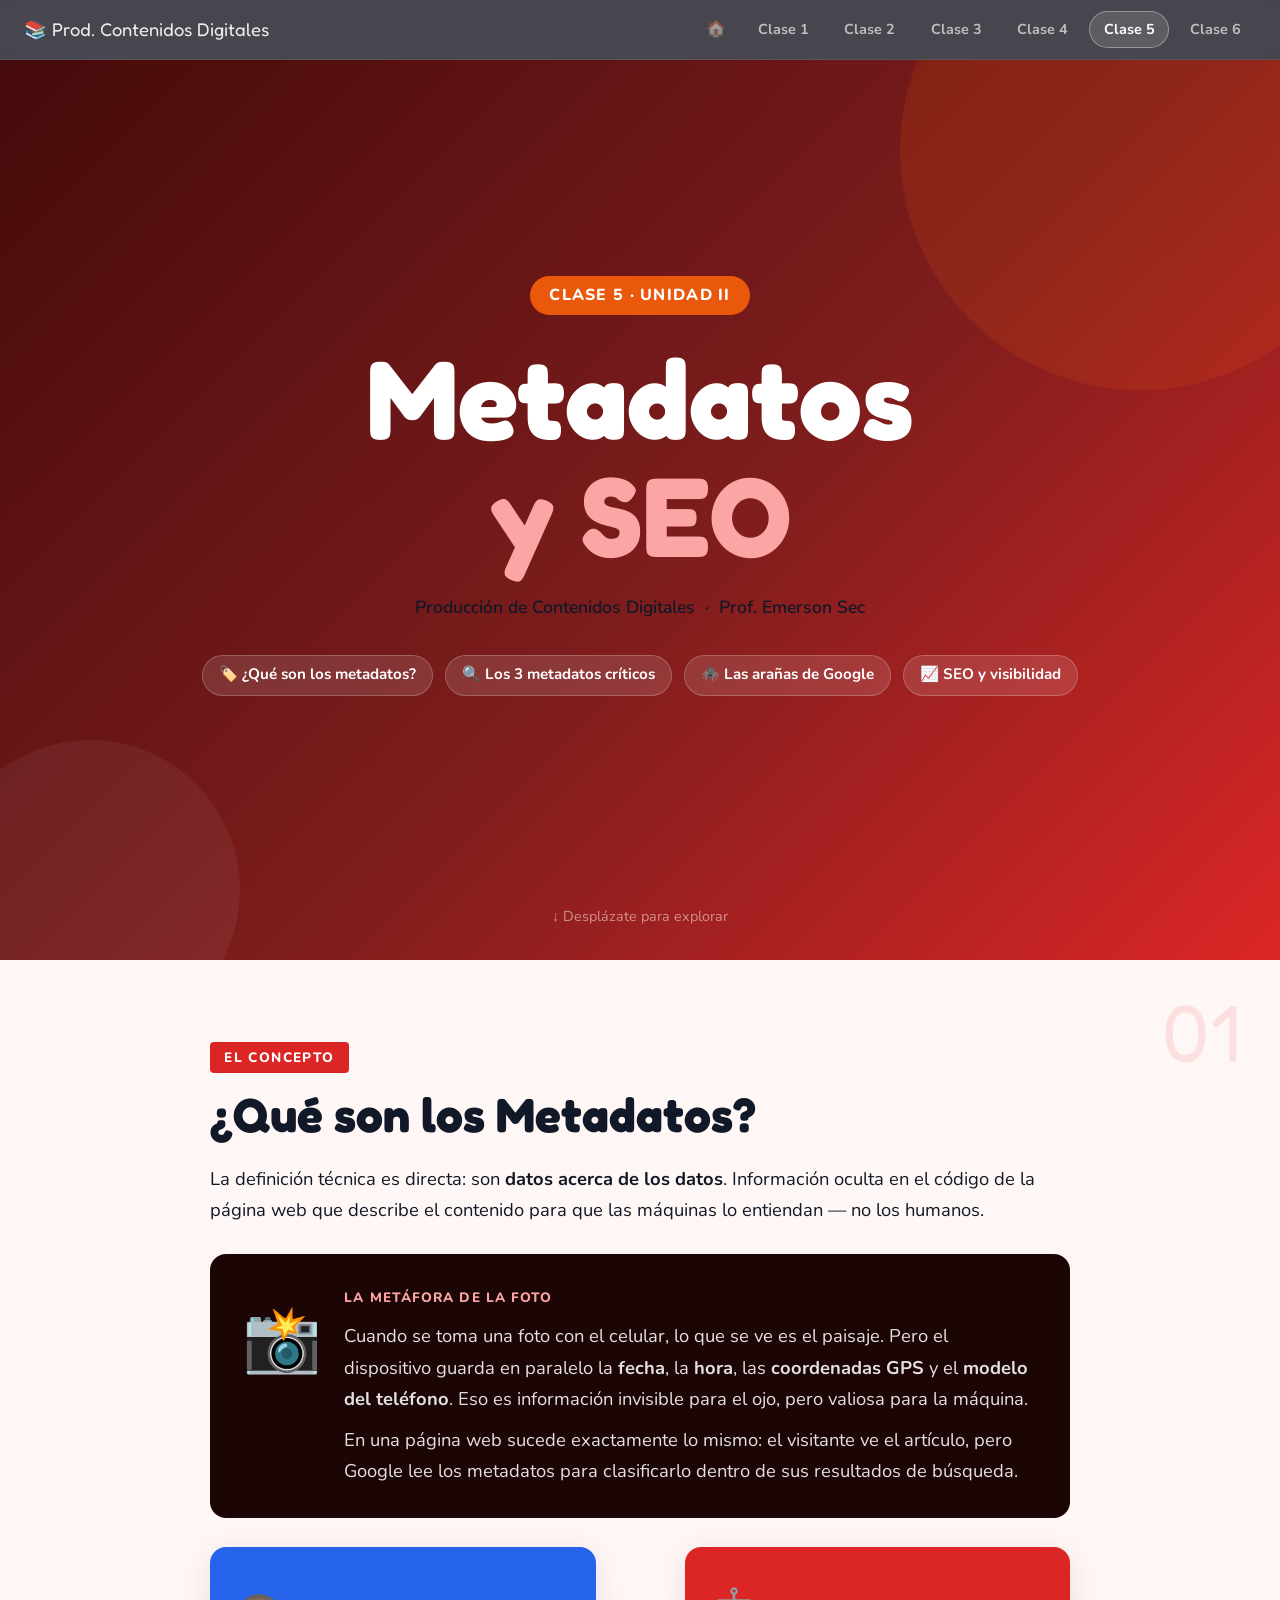
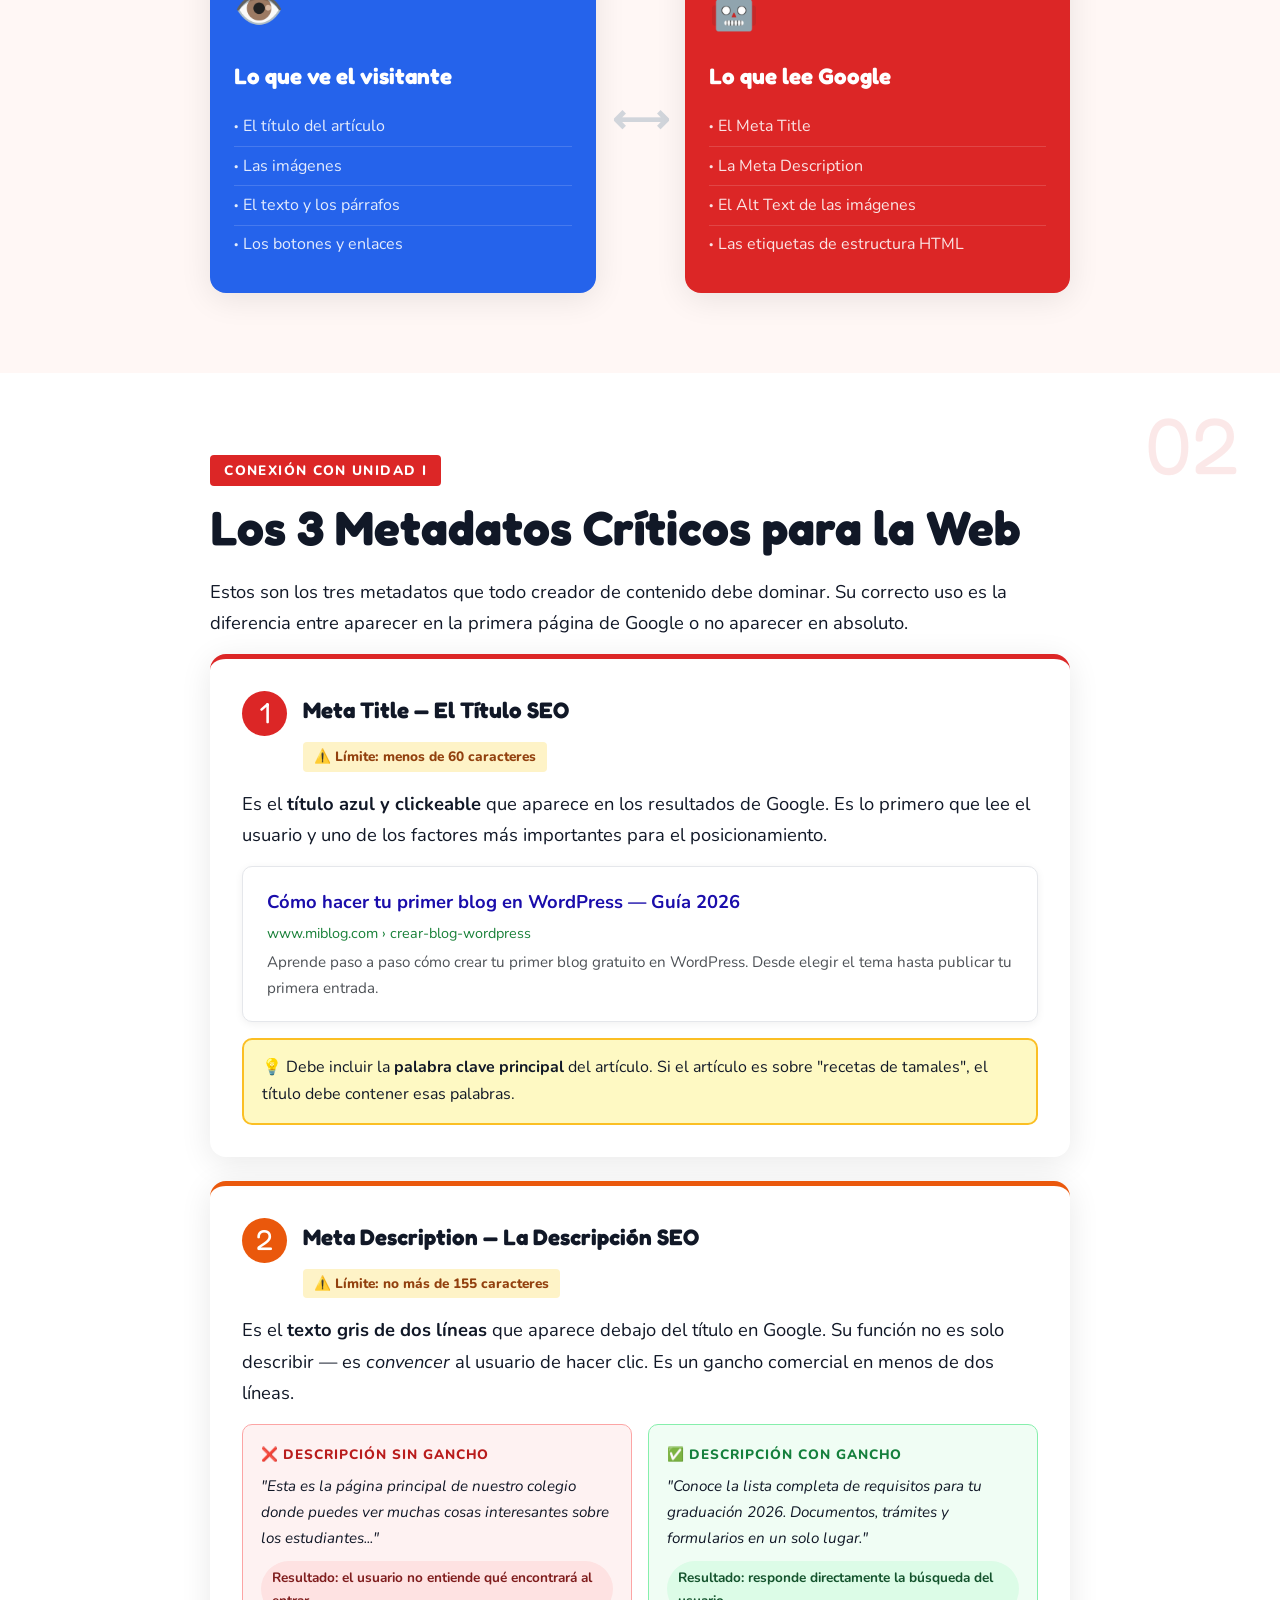
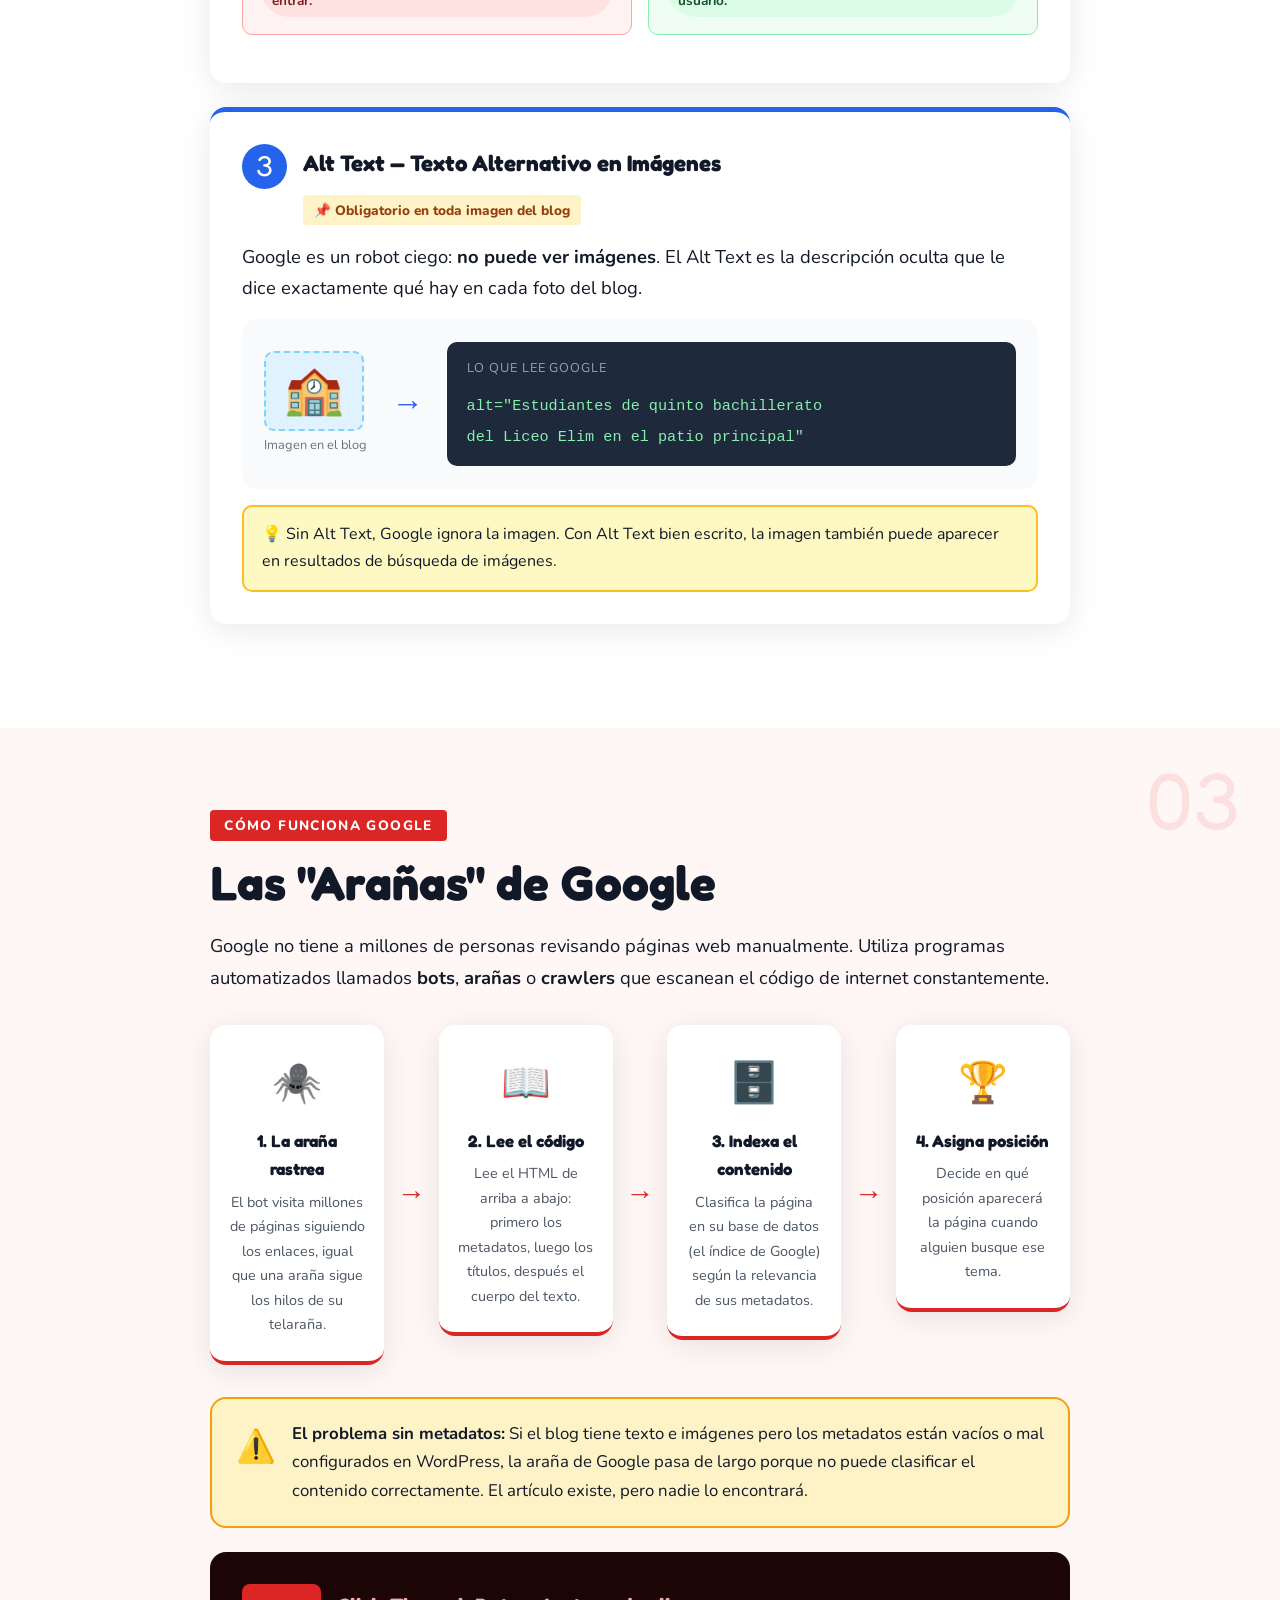
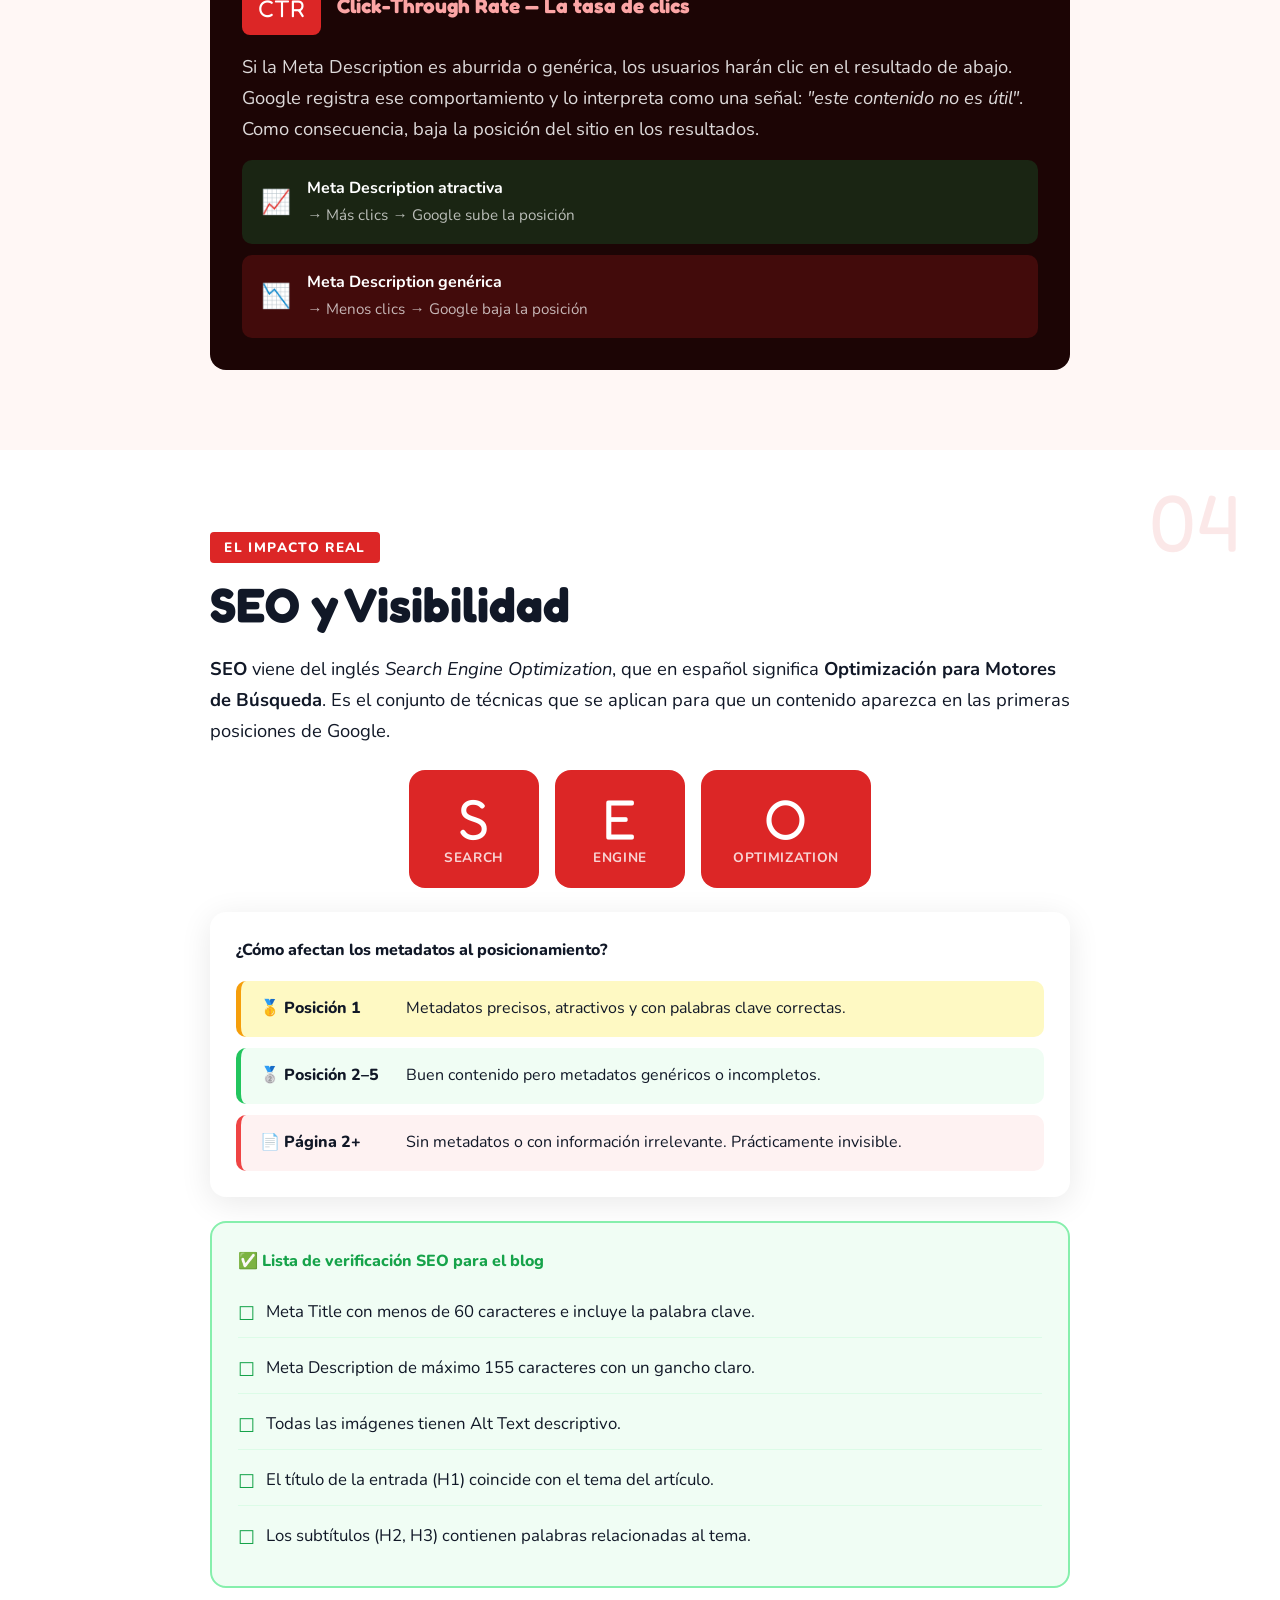
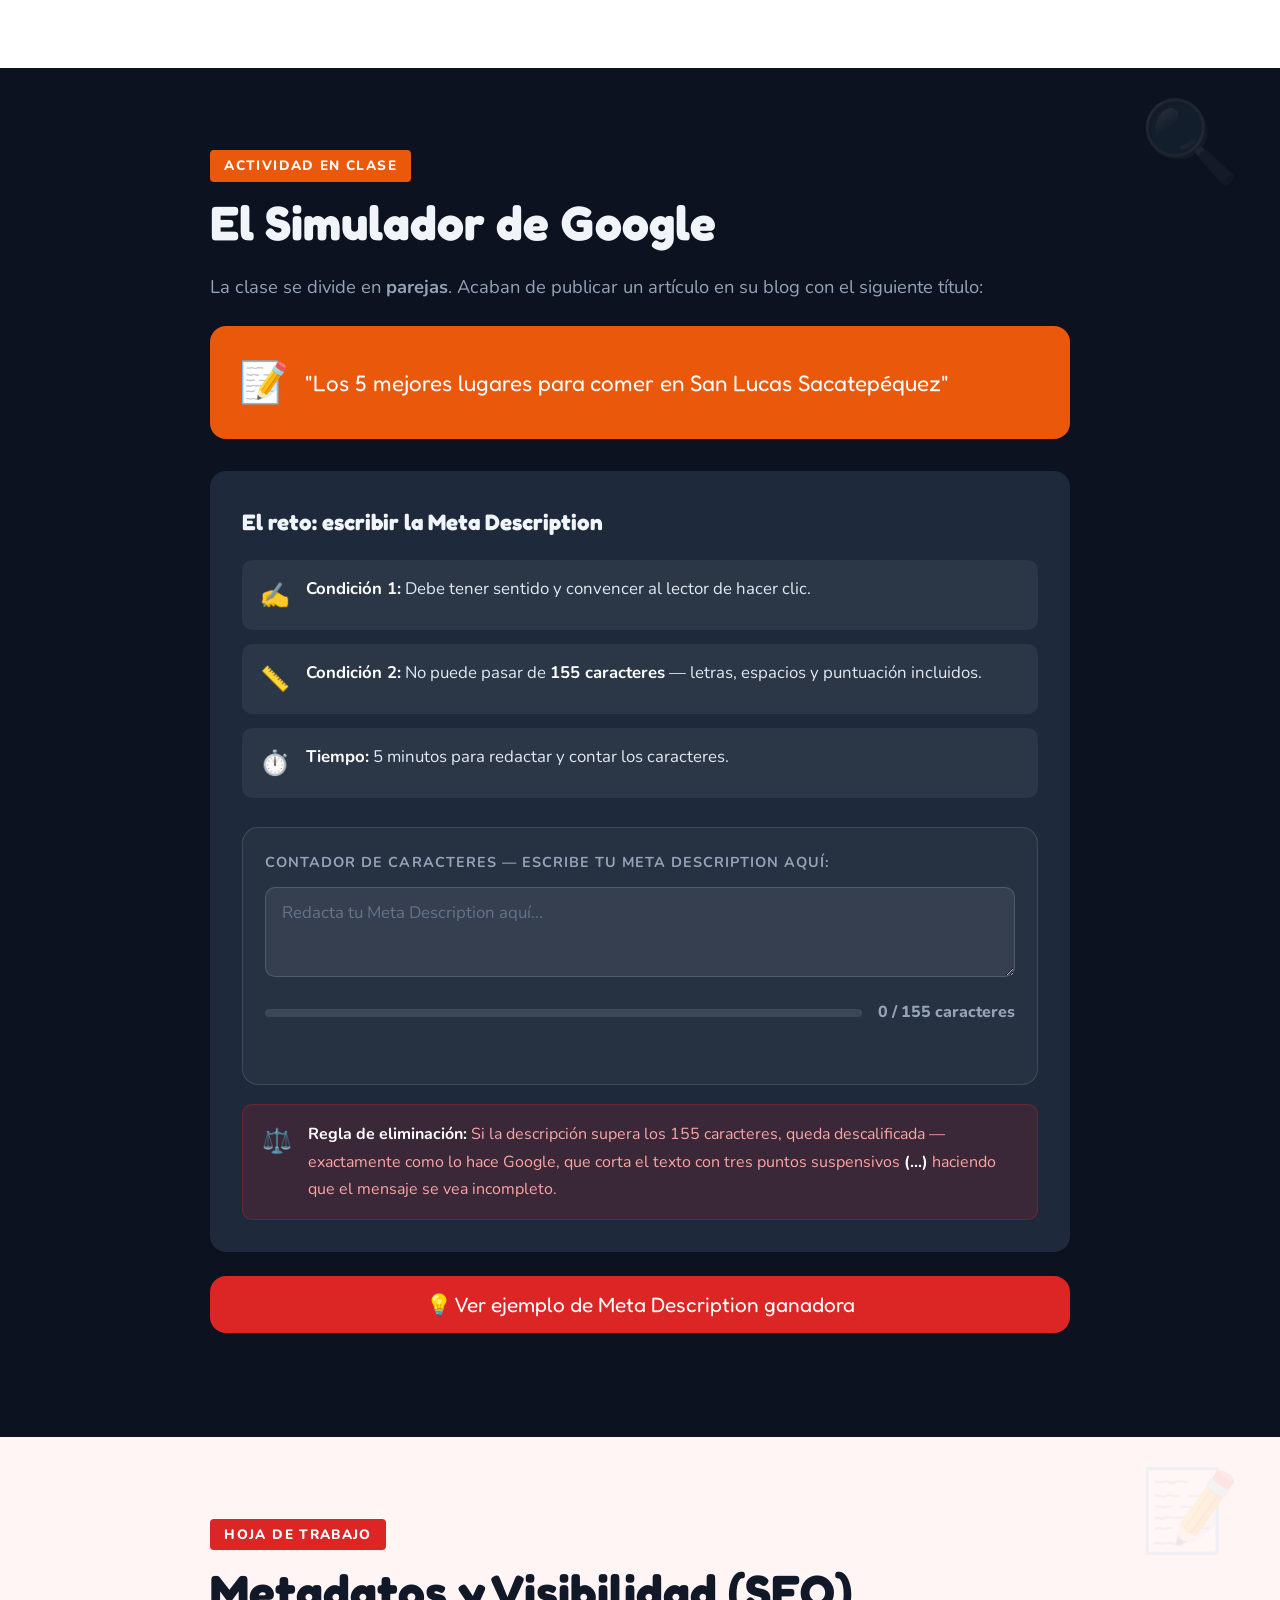
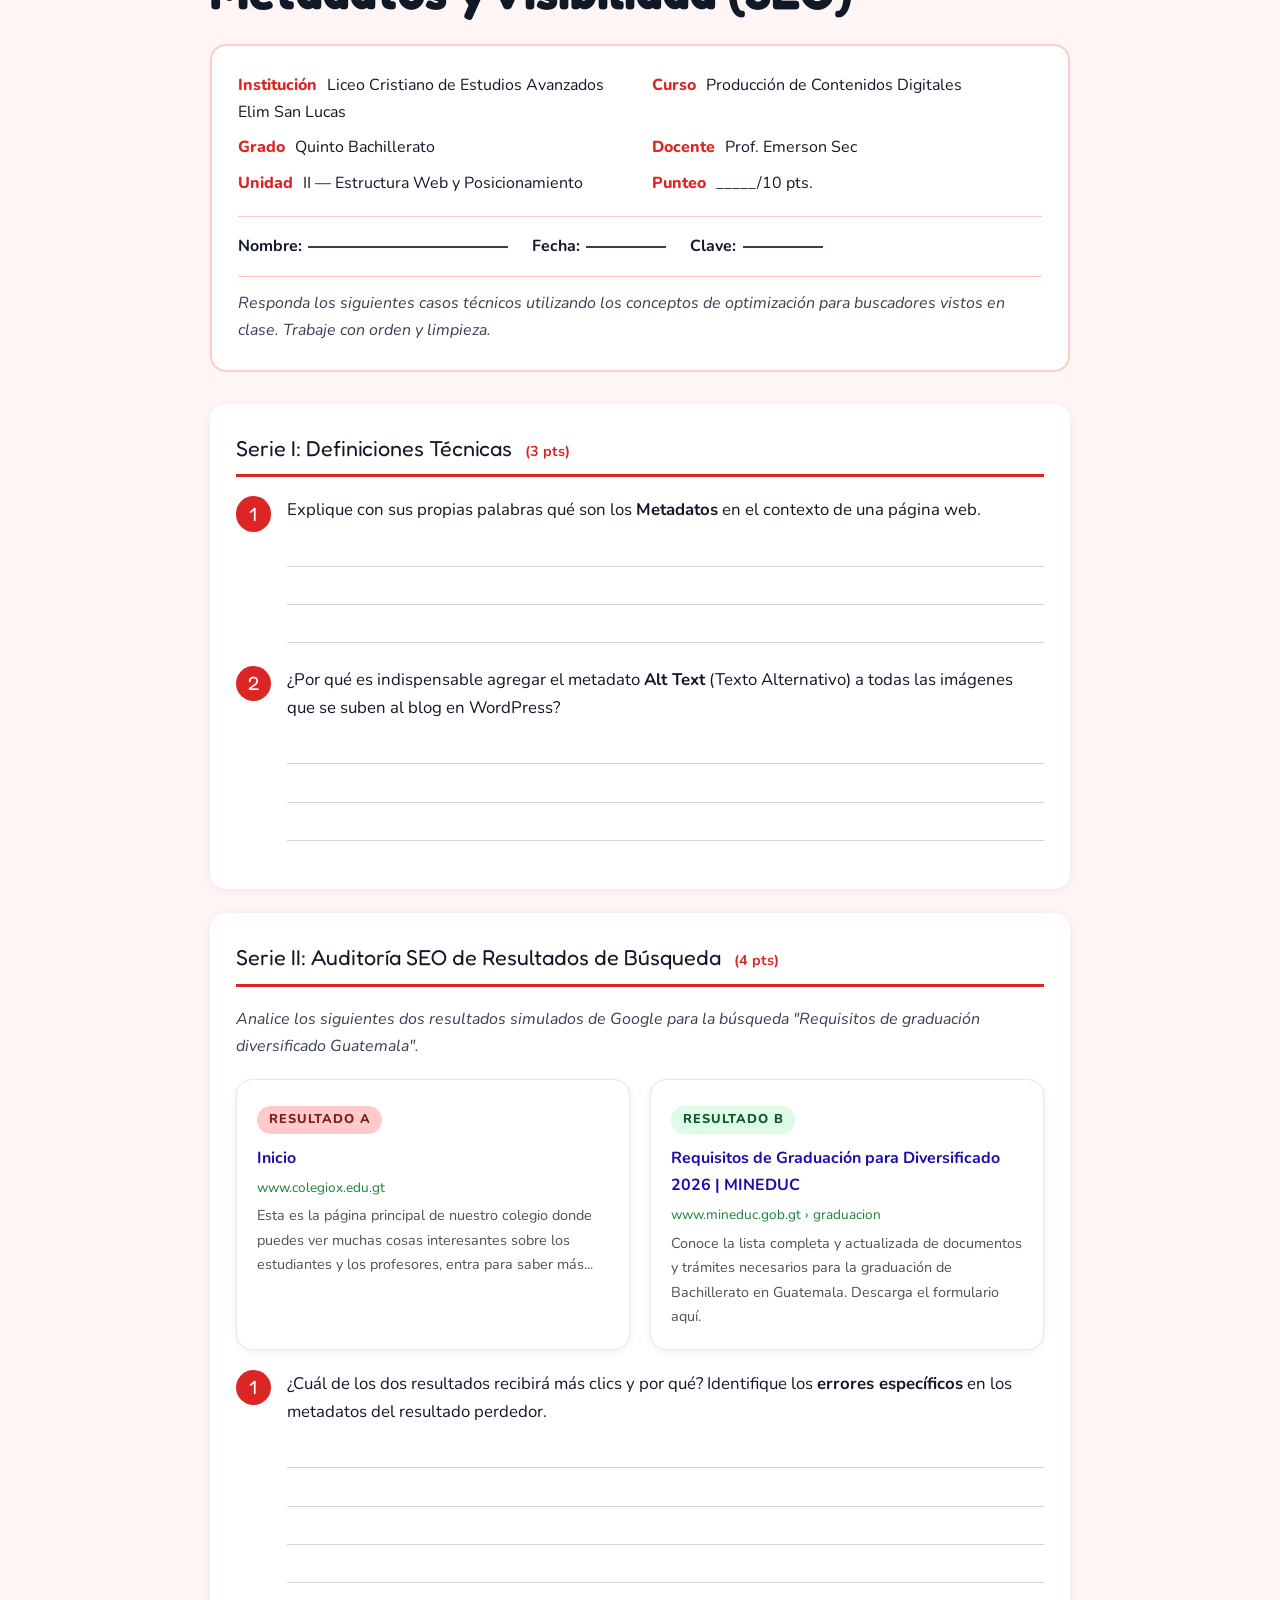
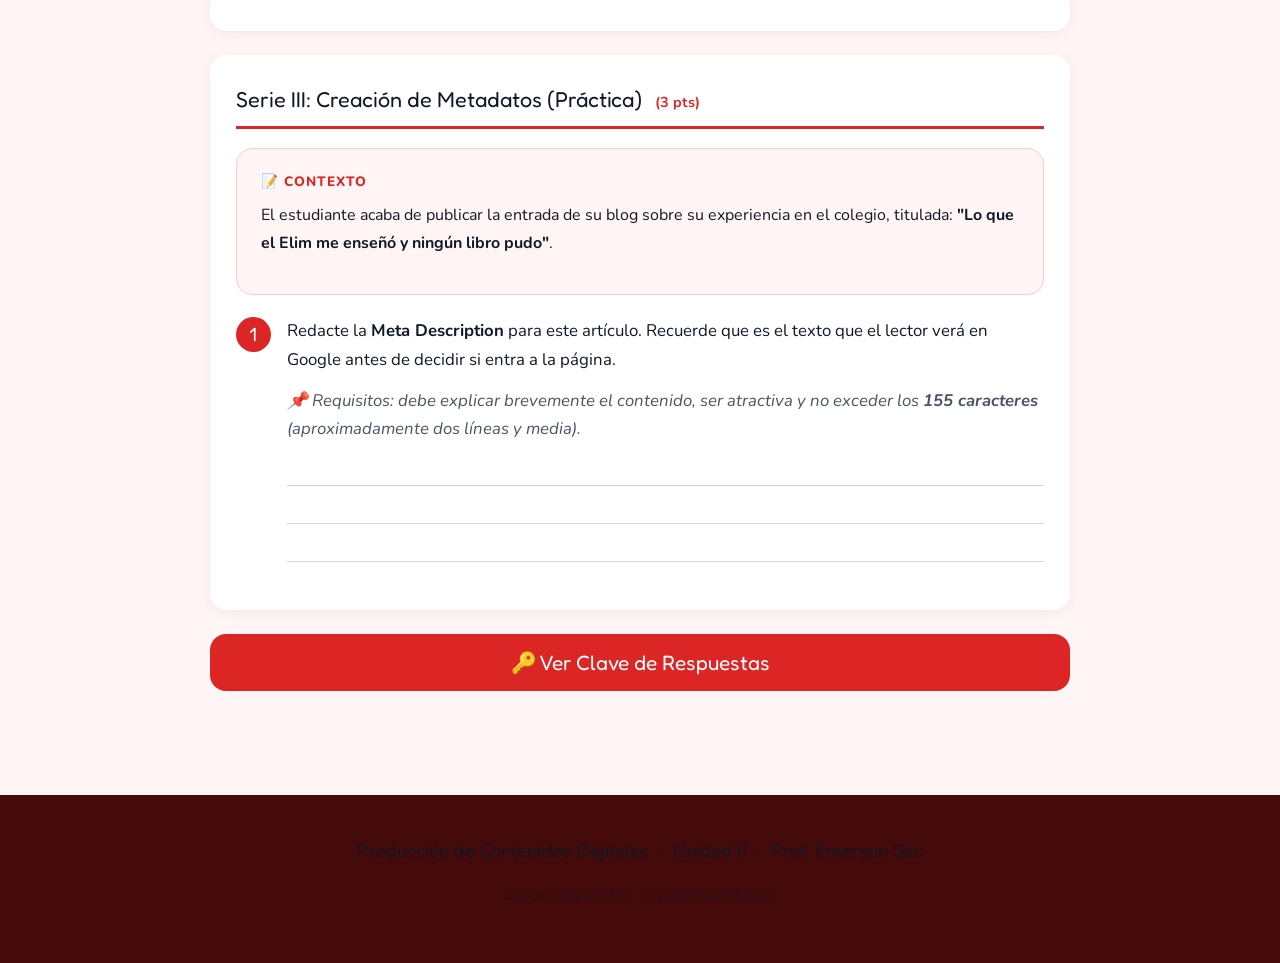
<file: clase5/clase5.html>
<!DOCTYPE html>
<html lang="es">
<head>
  <meta charset="UTF-8" />
  <meta name="viewport" content="width=device-width, initial-scale=1.0" />
  <title>Unidad II – Metadatos y SEO | Producción de Contenidos Digitales</title>
  <link rel="stylesheet" href="../nav.css" />
  <link rel="stylesheet" href="clase5.css" />
  <link href="https://fonts.googleapis.com/css2?family=Fredoka+One&family=Nunito:wght@400;600;700;800&display=swap" rel="stylesheet" />
</head>
<body>

  <!-- NAVEGACIÓN -->
  <nav class="topnav" data-active="clase5" data-base="../"></nav>

  <!-- HERO -->
  <header class="hero">
    <div class="hero-badge">Clase 5 · Unidad II</div>
    <h1 class="hero-title">Metadatos<br><span class="accent">y SEO</span></h1>
    <p class="hero-sub">Producción de Contenidos Digitales &nbsp;·&nbsp; Prof. Emerson Sec</p>
    <div class="hero-chips">
      <span>🏷️ ¿Qué son los metadatos?</span>
      <span>🔍 Los 3 metadatos críticos</span>
      <span>🕷️ Las arañas de Google</span>
      <span>📈 SEO y visibilidad</span>
    </div>
    <div class="scroll-hint">↓ Desplázate para explorar</div>
  </header>

  <main>

    <!-- SECCIÓN 1: QUÉ SON LOS METADATOS -->
    <section class="slide">
      <div class="slide-number">01</div>
      <div class="content-wrap">
        <div class="tag">El concepto</div>
        <h2>¿Qué son los Metadatos?</h2>
        <p>La definición técnica es directa: son <strong>datos acerca de los datos</strong>. Información oculta en el código de la página web que describe el contenido para que las máquinas lo entiendan — no los humanos.</p>

        <div class="meta-definition">
          <div class="meta-def-side">
            <div class="meta-def-icon">📸</div>
          </div>
          <div class="meta-def-body">
            <div class="meta-def-label">La metáfora de la foto</div>
            <p>Cuando se toma una foto con el celular, lo que se ve es el paisaje. Pero el dispositivo guarda en paralelo la <strong>fecha</strong>, la <strong>hora</strong>, las <strong>coordenadas GPS</strong> y el <strong>modelo del teléfono</strong>. Eso es información invisible para el ojo, pero valiosa para la máquina.</p>
            <p>En una página web sucede exactamente lo mismo: el visitante ve el artículo, pero Google lee los metadatos para clasificarlo dentro de sus resultados de búsqueda.</p>
          </div>
        </div>

        <div class="visible-hidden">
          <div class="vh-card visible-side">
            <div class="vh-icon">👁️</div>
            <h3>Lo que ve el visitante</h3>
            <ul>
              <li>El título del artículo</li>
              <li>Las imágenes</li>
              <li>El texto y los párrafos</li>
              <li>Los botones y enlaces</li>
            </ul>
          </div>
          <div class="vh-arrow">⟷</div>
          <div class="vh-card hidden-side">
            <div class="vh-icon">🤖</div>
            <h3>Lo que lee Google</h3>
            <ul>
              <li>El Meta Title</li>
              <li>La Meta Description</li>
              <li>El Alt Text de las imágenes</li>
              <li>Las etiquetas de estructura HTML</li>
            </ul>
          </div>
        </div>
      </div>
    </section>

    <!-- SECCIÓN 2: LOS 3 METADATOS CRÍTICOS -->
    <section class="slide slide-alt">
      <div class="slide-number">02</div>
      <div class="content-wrap">
        <div class="tag">Conexión con Unidad I</div>
        <h2>Los 3 Metadatos Críticos para la Web</h2>
        <p>Estos son los tres metadatos que todo creador de contenido debe dominar. Su correcto uso es la diferencia entre aparecer en la primera página de Google o no aparecer en absoluto.</p>

        <!-- META TITLE -->
        <div class="meta-block title-block">
          <div class="meta-block-header">
            <span class="meta-num">1</span>
            <div>
              <h3>Meta Title — El Título SEO</h3>
              <span class="meta-rule">⚠️ Límite: menos de 60 caracteres</span>
            </div>
          </div>
          <p>Es el <strong>título azul y clickeable</strong> que aparece en los resultados de Google. Es lo primero que lee el usuario y uno de los factores más importantes para el posicionamiento.</p>
          <div class="serp-preview title-preview">
            <div class="serp-title">Cómo hacer tu primer blog en WordPress — Guía 2026</div>
            <div class="serp-url">www.miblog.com › crear-blog-wordpress</div>
            <div class="serp-desc">Aprende paso a paso cómo crear tu primer blog gratuito en WordPress. Desde elegir el tema hasta publicar tu primera entrada.</div>
          </div>
          <div class="meta-tip">
            💡 Debe incluir la <strong>palabra clave principal</strong> del artículo. Si el artículo es sobre "recetas de tamales", el título debe contener esas palabras.
          </div>
        </div>

        <!-- META DESCRIPTION -->
        <div class="meta-block desc-block">
          <div class="meta-block-header">
            <span class="meta-num">2</span>
            <div>
              <h3>Meta Description — La Descripción SEO</h3>
              <span class="meta-rule">⚠️ Límite: no más de 155 caracteres</span>
            </div>
          </div>
          <p>Es el <strong>texto gris de dos líneas</strong> que aparece debajo del título en Google. Su función no es solo describir — es <em>convencer</em> al usuario de hacer clic. Es un gancho comercial en menos de dos líneas.</p>
          <div class="char-compare">
            <div class="char-bad">
              <div class="char-label bad-label">❌ Descripción sin gancho</div>
              <div class="char-text">"Esta es la página principal de nuestro colegio donde puedes ver muchas cosas interesantes sobre los estudiantes..."</div>
              <div class="char-count bad-count">Resultado: el usuario no entiende qué encontrará al entrar.</div>
            </div>
            <div class="char-good">
              <div class="char-label good-label">✅ Descripción con gancho</div>
              <div class="char-text">"Conoce la lista completa de requisitos para tu graduación 2026. Documentos, trámites y formularios en un solo lugar."</div>
              <div class="char-count good-count">Resultado: responde directamente la búsqueda del usuario.</div>
            </div>
          </div>
        </div>

        <!-- ALT TEXT -->
        <div class="meta-block alt-block">
          <div class="meta-block-header">
            <span class="meta-num">3</span>
            <div>
              <h3>Alt Text — Texto Alternativo en Imágenes</h3>
              <span class="meta-rule">📌 Obligatorio en toda imagen del blog</span>
            </div>
          </div>
          <p>Google es un robot ciego: <strong>no puede ver imágenes</strong>. El Alt Text es la descripción oculta que le dice exactamente qué hay en cada foto del blog.</p>
          <div class="alt-demo">
            <div class="alt-demo-img">
              <div class="fake-img">🏫</div>
              <div class="alt-demo-label">Imagen en el blog</div>
            </div>
            <div class="alt-demo-arrow">→</div>
            <div class="alt-demo-code">
              <div class="code-label">Lo que lee Google</div>
              <code>alt="Estudiantes de quinto bachillerato<br>del Liceo Elim en el patio principal"</code>
            </div>
          </div>
          <div class="meta-tip">
            💡 Sin Alt Text, Google ignora la imagen. Con Alt Text bien escrito, la imagen también puede aparecer en resultados de búsqueda de imágenes.
          </div>
        </div>
      </div>
    </section>

    <!-- SECCIÓN 3: LAS ARAÑAS DE GOOGLE -->
    <section class="slide">
      <div class="slide-number">03</div>
      <div class="content-wrap">
        <div class="tag">Cómo funciona Google</div>
        <h2>Las "Arañas" de Google</h2>
        <p>Google no tiene a millones de personas revisando páginas web manualmente. Utiliza programas automatizados llamados <strong>bots</strong>, <strong>arañas</strong> o <strong>crawlers</strong> que escanean el código de internet constantemente.</p>

        <div class="crawler-flow">
          <div class="cf-step">
            <div class="cf-icon">🕷️</div>
            <h3>1. La araña rastrea</h3>
            <p>El bot visita millones de páginas siguiendo los enlaces, igual que una araña sigue los hilos de su telaraña.</p>
          </div>
          <div class="cf-arrow">→</div>
          <div class="cf-step">
            <div class="cf-icon">📖</div>
            <h3>2. Lee el código</h3>
            <p>Lee el HTML de arriba a abajo: primero los metadatos, luego los títulos, después el cuerpo del texto.</p>
          </div>
          <div class="cf-arrow">→</div>
          <div class="cf-step">
            <div class="cf-icon">🗄️</div>
            <h3>3. Indexa el contenido</h3>
            <p>Clasifica la página en su base de datos (el índice de Google) según la relevancia de sus metadatos.</p>
          </div>
          <div class="cf-arrow">→</div>
          <div class="cf-step">
            <div class="cf-icon">🏆</div>
            <h3>4. Asigna posición</h3>
            <p>Decide en qué posición aparecerá la página cuando alguien busque ese tema.</p>
          </div>
        </div>

        <div class="warning-box">
          <div class="warning-icon">⚠️</div>
          <div>
            <strong>El problema sin metadatos:</strong> Si el blog tiene texto e imágenes pero los metadatos están vacíos o mal configurados en WordPress, la araña de Google pasa de largo porque no puede clasificar el contenido correctamente. El artículo existe, pero nadie lo encontrará.
          </div>
        </div>

        <div class="ctr-explainer">
          <div class="ctr-header">
            <span class="ctr-badge">CTR</span>
            <h3>Click-Through Rate — La tasa de clics</h3>
          </div>
          <p>Si la Meta Description es aburrida o genérica, los usuarios harán clic en el resultado de abajo. Google registra ese comportamiento y lo interpreta como una señal: <em>"este contenido no es útil"</em>. Como consecuencia, baja la posición del sitio en los resultados.</p>
          <div class="ctr-visual">
            <div class="ctr-row good-ctr">
              <span>📈</span>
              <div>
                <strong>Meta Description atractiva</strong>
                <span>→ Más clics → Google sube la posición</span>
              </div>
            </div>
            <div class="ctr-row bad-ctr">
              <span>📉</span>
              <div>
                <strong>Meta Description genérica</strong>
                <span>→ Menos clics → Google baja la posición</span>
              </div>
            </div>
          </div>
        </div>
      </div>
    </section>

    <!-- SECCIÓN 4: SEO Y VISIBILIDAD -->
    <section class="slide slide-alt">
      <div class="slide-number">04</div>
      <div class="content-wrap">
        <div class="tag">El impacto real</div>
        <h2>SEO y Visibilidad</h2>
        <p><strong>SEO</strong> viene del inglés <em>Search Engine Optimization</em>, que en español significa <strong>Optimización para Motores de Búsqueda</strong>. Es el conjunto de técnicas que se aplican para que un contenido aparezca en las primeras posiciones de Google.</p>

        <div class="seo-acronym">
          <div class="seo-letter"><span>S</span><small>Search</small></div>
          <div class="seo-letter"><span>E</span><small>Engine</small></div>
          <div class="seo-letter"><span>O</span><small>Optimization</small></div>
        </div>

        <div class="position-visual">
          <div class="pos-label">¿Cómo afectan los metadatos al posicionamiento?</div>
          <div class="pos-list">
            <div class="pos-item pos-1">
              <span class="pos-num">🥇 Posición 1</span>
              <span>Metadatos precisos, atractivos y con palabras clave correctas.</span>
            </div>
            <div class="pos-item pos-2">
              <span class="pos-num">🥈 Posición 2–5</span>
              <span>Buen contenido pero metadatos genéricos o incompletos.</span>
            </div>
            <div class="pos-item pos-3">
              <span class="pos-num">📄 Página 2+</span>
              <span>Sin metadatos o con información irrelevante. Prácticamente invisible.</span>
            </div>
          </div>
        </div>

        <div class="seo-checklist">
          <div class="scl-label">✅ Lista de verificación SEO para el blog</div>
          <div class="scl-items">
            <div class="scl-item"><span>☐</span> Meta Title con menos de 60 caracteres e incluye la palabra clave.</div>
            <div class="scl-item"><span>☐</span> Meta Description de máximo 155 caracteres con un gancho claro.</div>
            <div class="scl-item"><span>☐</span> Todas las imágenes tienen Alt Text descriptivo.</div>
            <div class="scl-item"><span>☐</span> El título de la entrada (H1) coincide con el tema del artículo.</div>
            <div class="scl-item"><span>☐</span> Los subtítulos (H2, H3) contienen palabras relacionadas al tema.</div>
          </div>
        </div>
      </div>
    </section>

    <!-- SECCIÓN 5: ACTIVIDAD EL SIMULADOR -->
    <section class="slide slide-sim">
      <div class="slide-number">🔍</div>
      <div class="content-wrap">
        <div class="tag">Actividad en clase</div>
        <h2>El Simulador de Google</h2>
        <p>La clase se divide en <strong>parejas</strong>. Acaban de publicar un artículo en su blog con el siguiente título:</p>

        <div class="sim-article">
          <span class="sim-art-icon">📝</span>
          <div class="sim-art-title">"Los 5 mejores lugares para comer en San Lucas Sacatepéquez"</div>
        </div>

        <div class="sim-challenge">
          <h3>El reto: escribir la Meta Description</h3>
          <div class="sim-rules">
            <div class="sim-rule">
              <span class="sim-rule-icon">✍️</span>
              <div>
                <strong>Condición 1:</strong> Debe tener sentido y convencer al lector de hacer clic.
              </div>
            </div>
            <div class="sim-rule">
              <span class="sim-rule-icon">📏</span>
              <div>
                <strong>Condición 2:</strong> No puede pasar de <strong>155 caracteres</strong> — letras, espacios y puntuación incluidos.
              </div>
            </div>
            <div class="sim-rule">
              <span class="sim-rule-icon">⏱️</span>
              <div>
                <strong>Tiempo:</strong> 5 minutos para redactar y contar los caracteres.
              </div>
            </div>
          </div>

          <div class="sim-counter-box">
            <div class="counter-label">Contador de caracteres — escribe tu Meta Description aquí:</div>
            <textarea id="metaInput" class="meta-textarea" placeholder="Redacta tu Meta Description aquí..." oninput="countChars()"></textarea>
            <div class="counter-bar">
              <div class="counter-track">
                <div class="counter-fill" id="counterFill"></div>
              </div>
              <div class="counter-nums">
                <span id="charCount">0</span> / 155 caracteres
              </div>
            </div>
            <div id="counterMsg" class="counter-msg"></div>
          </div>

          <div class="sim-elimination">
            <span class="elim-icon">⚖️</span>
            <div>
              <strong>Regla de eliminación:</strong> Si la descripción supera los 155 caracteres, queda descalificada — exactamente como lo hace Google, que corta el texto con tres puntos suspensivos <strong>(...)</strong> haciendo que el mensaje se vea incompleto.
            </div>
          </div>
        </div>

        <div class="sim-example">
          <button class="btn-reveal" id="btnSim" onclick="toggleReveal('btnSim','simAnswer','💡 Ver ejemplo de Meta Description ganadora','🙈 Ocultar ejemplo')">
            💡 Ver ejemplo de Meta Description ganadora
          </button>
          <div class="answer-box" id="simAnswer">
            <div class="answer-label">✅ Ejemplo de respuesta ganadora</div>
            <div class="answer-content">
              <p><em>"Descubre los 5 restaurantes que no podés perderte en San Lucas Sacatepéquez. Sabores locales, precios accesibles y ambiente familiar."</em></p>
              <p><strong>¿Por qué funciona?</strong> Usa una acción ("Descubre"), menciona el tema exacto del artículo, da tres razones concretas para hacer clic y tiene exactamente <strong>143 caracteres</strong> — dentro del límite.</p>
            </div>
          </div>
        </div>

      </div>
    </section>

    <!-- SECCIÓN 6: HOJA DE TRABAJO -->
    <section class="slide slide-hw">
      <div class="slide-number">📝</div>
      <div class="content-wrap">
        <div class="tag">Hoja de Trabajo</div>
        <h2>Metadatos y Visibilidad (SEO)</h2>

        <div class="hw-header">
          <div class="hw-info-grid">
            <div><span class="hw-label">Institución</span> Liceo Cristiano de Estudios Avanzados Elim San Lucas</div>
            <div><span class="hw-label">Curso</span> Producción de Contenidos Digitales</div>
            <div><span class="hw-label">Grado</span> Quinto Bachillerato</div>
            <div><span class="hw-label">Docente</span> Prof. Emerson Sec</div>
            <div><span class="hw-label">Unidad</span> II — Estructura Web y Posicionamiento</div>
            <div><span class="hw-label">Punteo</span> _____/10 pts.</div>
          </div>
          <div class="hw-student-line">
            <div class="hw-field">Nombre: <span class="field-line"></span></div>
            <div class="hw-field">Fecha: <span class="field-line short"></span></div>
            <div class="hw-field">Clave: <span class="field-line short"></span></div>
          </div>
          <p class="hw-instructions">Responda los siguientes casos técnicos utilizando los conceptos de optimización para buscadores vistos en clase. Trabaje con orden y limpieza.</p>
        </div>

        <!-- SERIE I -->
        <div class="serie">
          <div class="serie-header">Serie I: Definiciones Técnicas <span class="pts">(3 pts)</span></div>

          <div class="question">
            <div class="q-num">1</div>
            <div class="q-body">
              <p>Explique con sus propias palabras qué son los <strong>Metadatos</strong> en el contexto de una página web.</p>
              <div class="answer-lines"><div class="line"></div><div class="line"></div><div class="line"></div></div>
            </div>
          </div>

          <div class="question">
            <div class="q-num">2</div>
            <div class="q-body">
              <p>¿Por qué es indispensable agregar el metadato <strong>Alt Text</strong> (Texto Alternativo) a todas las imágenes que se suben al blog en WordPress?</p>
              <div class="answer-lines"><div class="line"></div><div class="line"></div><div class="line"></div></div>
            </div>
          </div>
        </div>

        <!-- SERIE II -->
        <div class="serie">
          <div class="serie-header">Serie II: Auditoría SEO de Resultados de Búsqueda <span class="pts">(4 pts)</span></div>
          <p class="serie-intro">Analice los siguientes dos resultados simulados de Google para la búsqueda <em>"Requisitos de graduación diversificado Guatemala"</em>.</p>

          <div class="serp-audit">
            <div class="serp-result result-a">
              <div class="result-badge">Resultado A</div>
              <div class="serp-title-sm">Inicio</div>
              <div class="serp-url-sm">www.colegiox.edu.gt</div>
              <div class="serp-desc-sm">Esta es la página principal de nuestro colegio donde puedes ver muchas cosas interesantes sobre los estudiantes y los profesores, entra para saber más...</div>
            </div>
            <div class="serp-result result-b">
              <div class="result-badge winner">Resultado B</div>
              <div class="serp-title-sm">Requisitos de Graduación para Diversificado 2026 | MINEDUC</div>
              <div class="serp-url-sm">www.mineduc.gob.gt › graduacion</div>
              <div class="serp-desc-sm">Conoce la lista completa y actualizada de documentos y trámites necesarios para la graduación de Bachillerato en Guatemala. Descarga el formulario aquí.</div>
            </div>
          </div>

          <div class="question" style="margin-top:1.2rem">
            <div class="q-num">1</div>
            <div class="q-body">
              <p>¿Cuál de los dos resultados recibirá más clics y por qué? Identifique los <strong>errores específicos</strong> en los metadatos del resultado perdedor.</p>
              <div class="answer-lines"><div class="line"></div><div class="line"></div><div class="line"></div><div class="line"></div></div>
            </div>
          </div>
        </div>

        <!-- SERIE III -->
        <div class="serie">
          <div class="serie-header">Serie III: Creación de Metadatos (Práctica) <span class="pts">(3 pts)</span></div>

          <div class="case-doc">
            <div class="case-doc-label">📝 Contexto</div>
            <p>El estudiante acaba de publicar la entrada de su blog sobre su experiencia en el colegio, titulada: <strong>"Lo que el Elim me enseñó y ningún libro pudo"</strong>.</p>
          </div>

          <div class="question">
            <div class="q-num">1</div>
            <div class="q-body">
              <p>Redacte la <strong>Meta Description</strong> para este artículo. Recuerde que es el texto que el lector verá en Google antes de decidir si entra a la página.</p>
              <p class="req-note">📌 Requisitos: debe explicar brevemente el contenido, ser atractiva y no exceder los <strong>155 caracteres</strong> (aproximadamente dos líneas y media).</p>
              <div class="answer-lines">
                <div class="line"></div>
                <div class="line"></div>
                <div class="line"></div>
              </div>
            </div>
          </div>
        </div>

        <!-- CLAVE -->
        <div class="answer-section">
          <button class="btn-reveal" id="btnReveal" onclick="toggleReveal('btnReveal','answerBox','🔑 Ver Clave de Respuestas','🙈 Ocultar Clave')">
            🔑 Ver Clave de Respuestas
          </button>
          <div class="answer-box" id="answerBox">
            <div class="answer-label">✅ CLAVE DE RESPUESTAS — Es la respuesta esperada, no la respuesta del estudiante</div>
            <div class="answer-content">

              <div class="sol-serie">
                <div class="sol-serie-title">Serie I — Definiciones Técnicas</div>
                <p><strong>1.</strong> Son datos ocultos en el código de la página que describen su contenido para que los motores de búsqueda (como Google) puedan clasificarla correctamente. No los ve el visitante, pero son fundamentales para el posicionamiento.</p>
                <p><strong>2.</strong> Porque los buscadores no tienen "ojos" para interpretar imágenes, solo leen texto. El Alt Text les indica qué hay en cada foto, lo que permite que la imagen también aparezca en resultados de búsqueda y mejora el posicionamiento general del sitio.</p>
              </div>

              <div class="sol-serie">
                <div class="sol-serie-title">Serie II — Auditoría SEO</div>
                <p><strong>El Resultado B ganará</strong> la mayoría de los clics. El Resultado A tiene tres errores graves: (1) El Meta Title es "Inicio", una palabra completamente genérica que no incluye ninguna palabra clave de la búsqueda. (2) La descripción no responde en absoluto lo que el usuario está buscando. (3) El texto de la descripción se corta con puntos suspensivos, lo que indica que excede el límite de caracteres permitido.</p>
              </div>

              <div class="sol-serie">
                <div class="sol-serie-title">Serie III — Creación de Metadatos</div>
                <p><strong>Criterio de evaluación (subjetivo):</strong> Se evalúa que la descripción tenga un gancho emocional o informativo claro. Ejemplo de respuesta aceptable: <em>"Un repaso personal por los últimos años de bachillerato en el Elim. Lecciones de vida, amistades y retos superados antes de la graduación."</em> Se penaliza si supera los 155 caracteres o si no describe el artículo.</p>
              </div>

            </div>
          </div>
        </div>

      </div>
    </section>

  </main>

  <footer>
    <p>Producción de Contenidos Digitales &nbsp;·&nbsp; Unidad II &nbsp;·&nbsp; Prof. Emerson Sec</p>
    <p class="footer-sub">Liceo Cristiano Elim — Quinto Bachillerato</p>
  </footer>

  <script src="../nav.js"></script>
  <script src="clase5.js"></script>
</body>
</html>
</file>
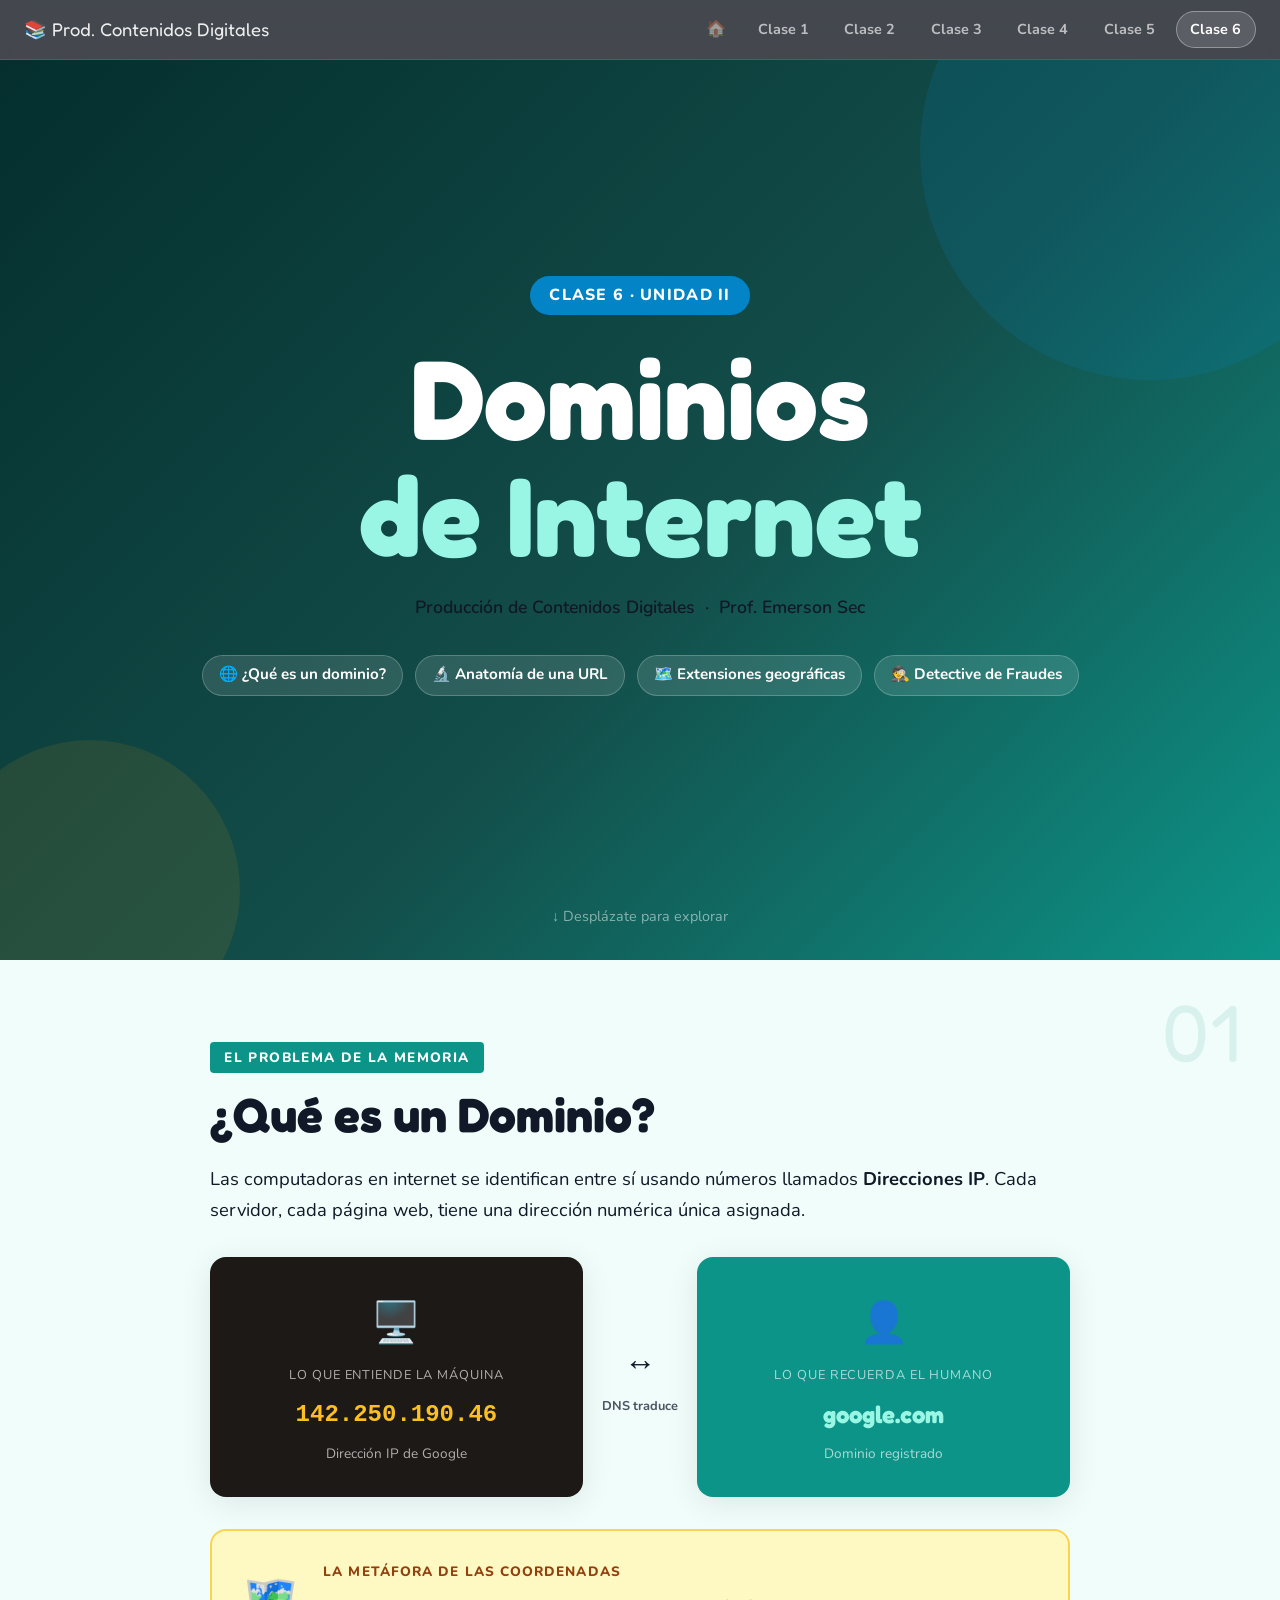
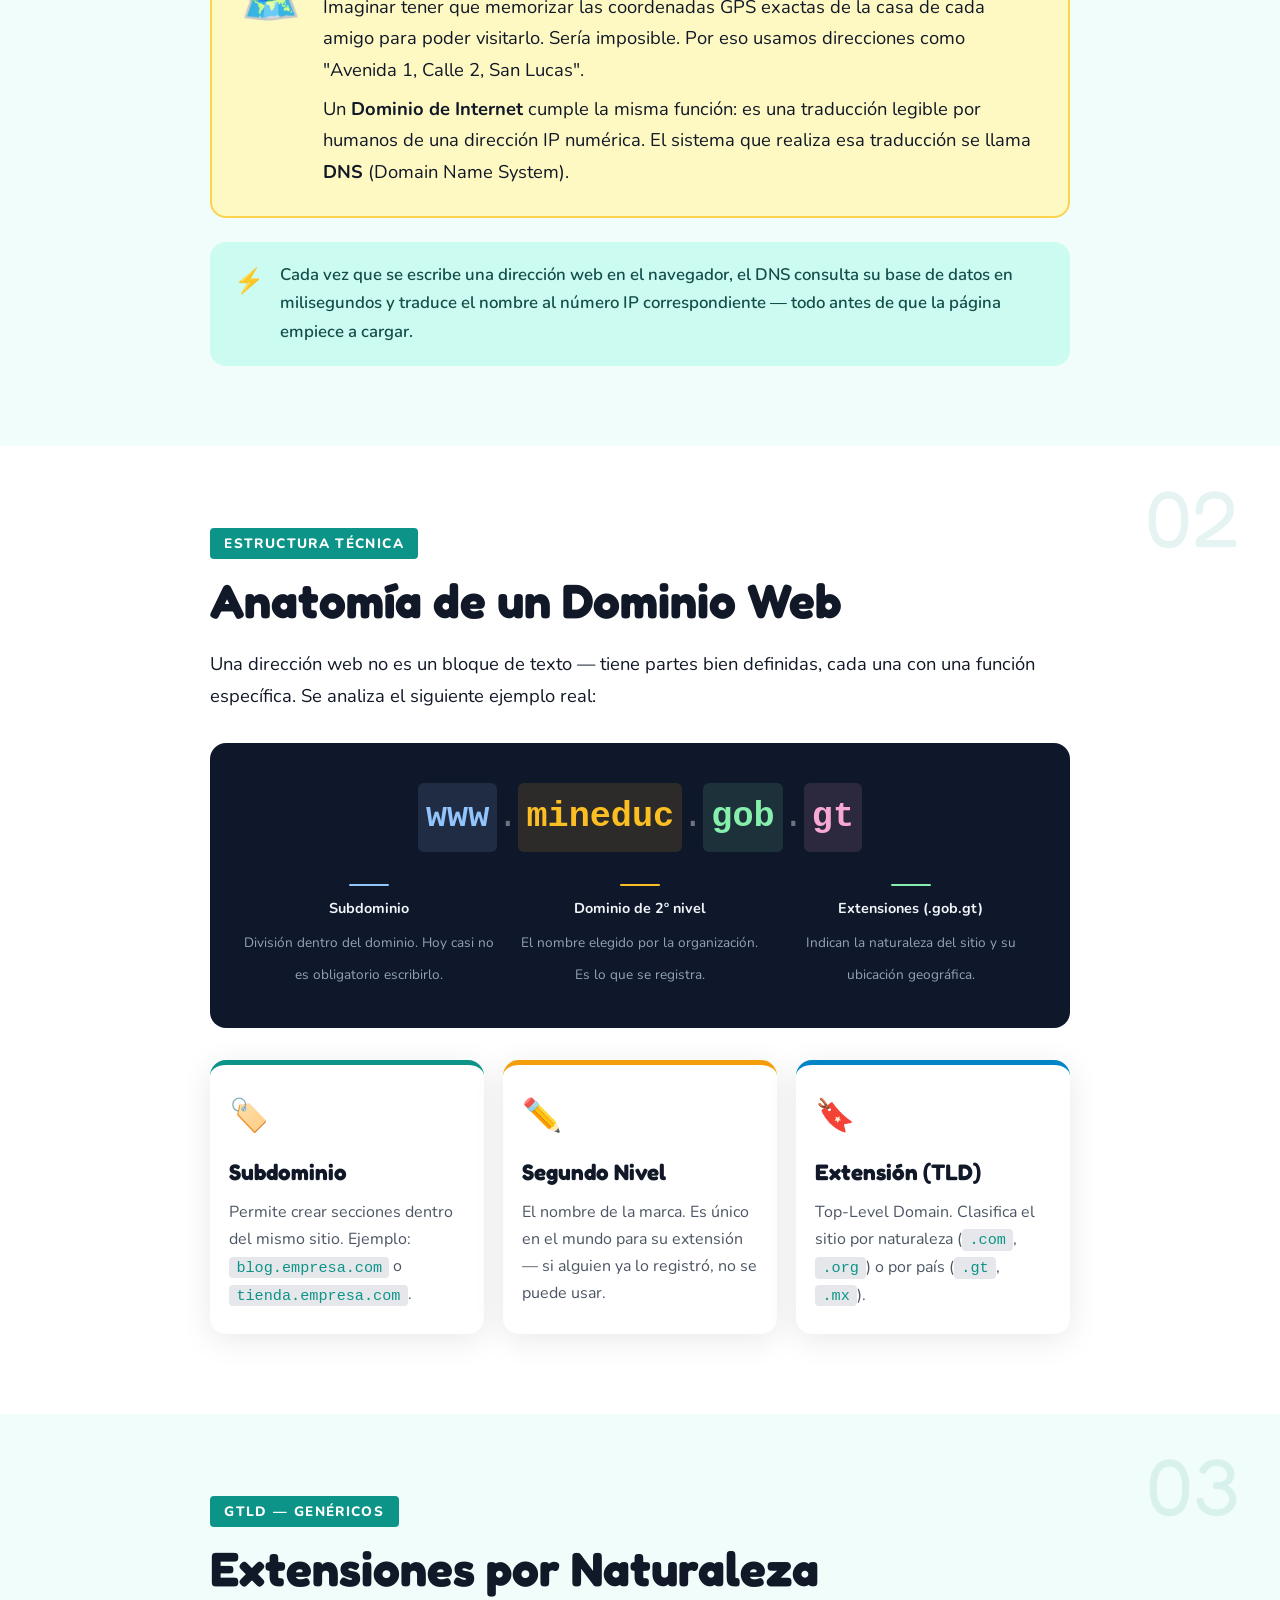
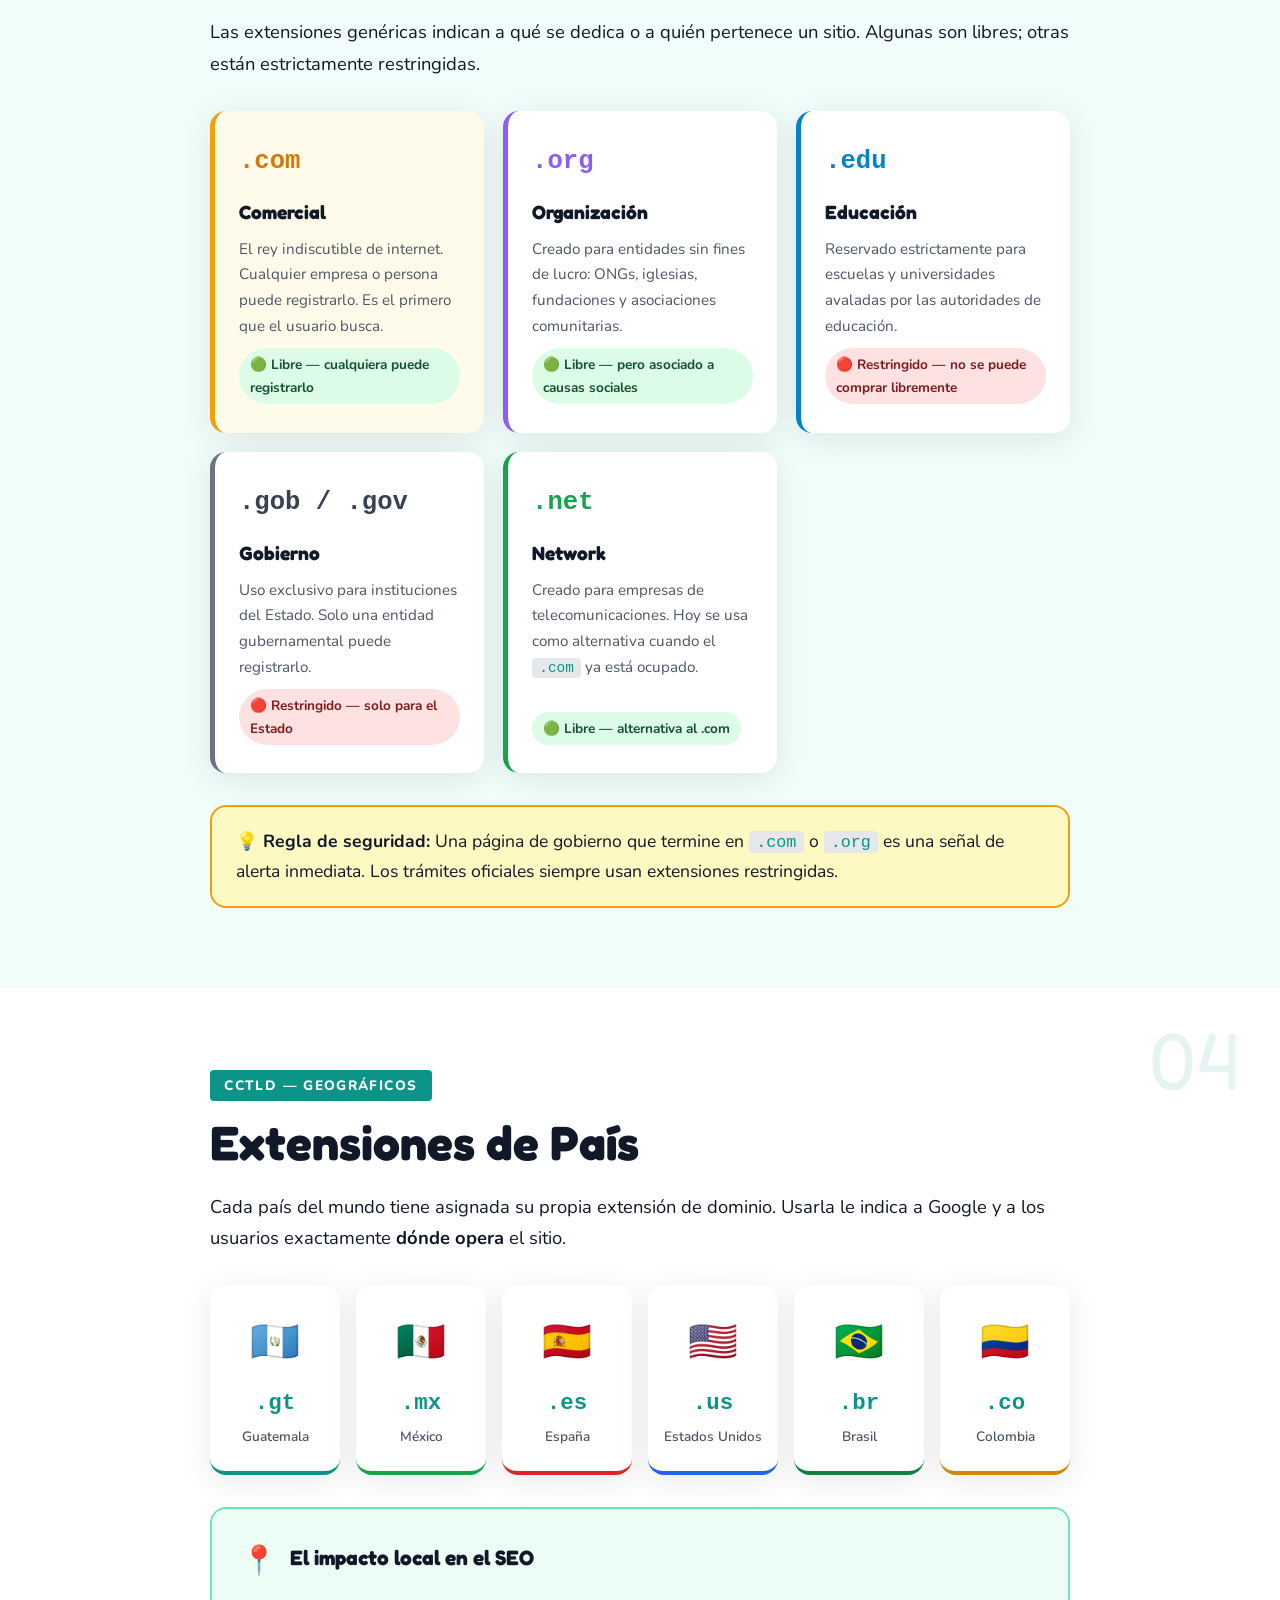
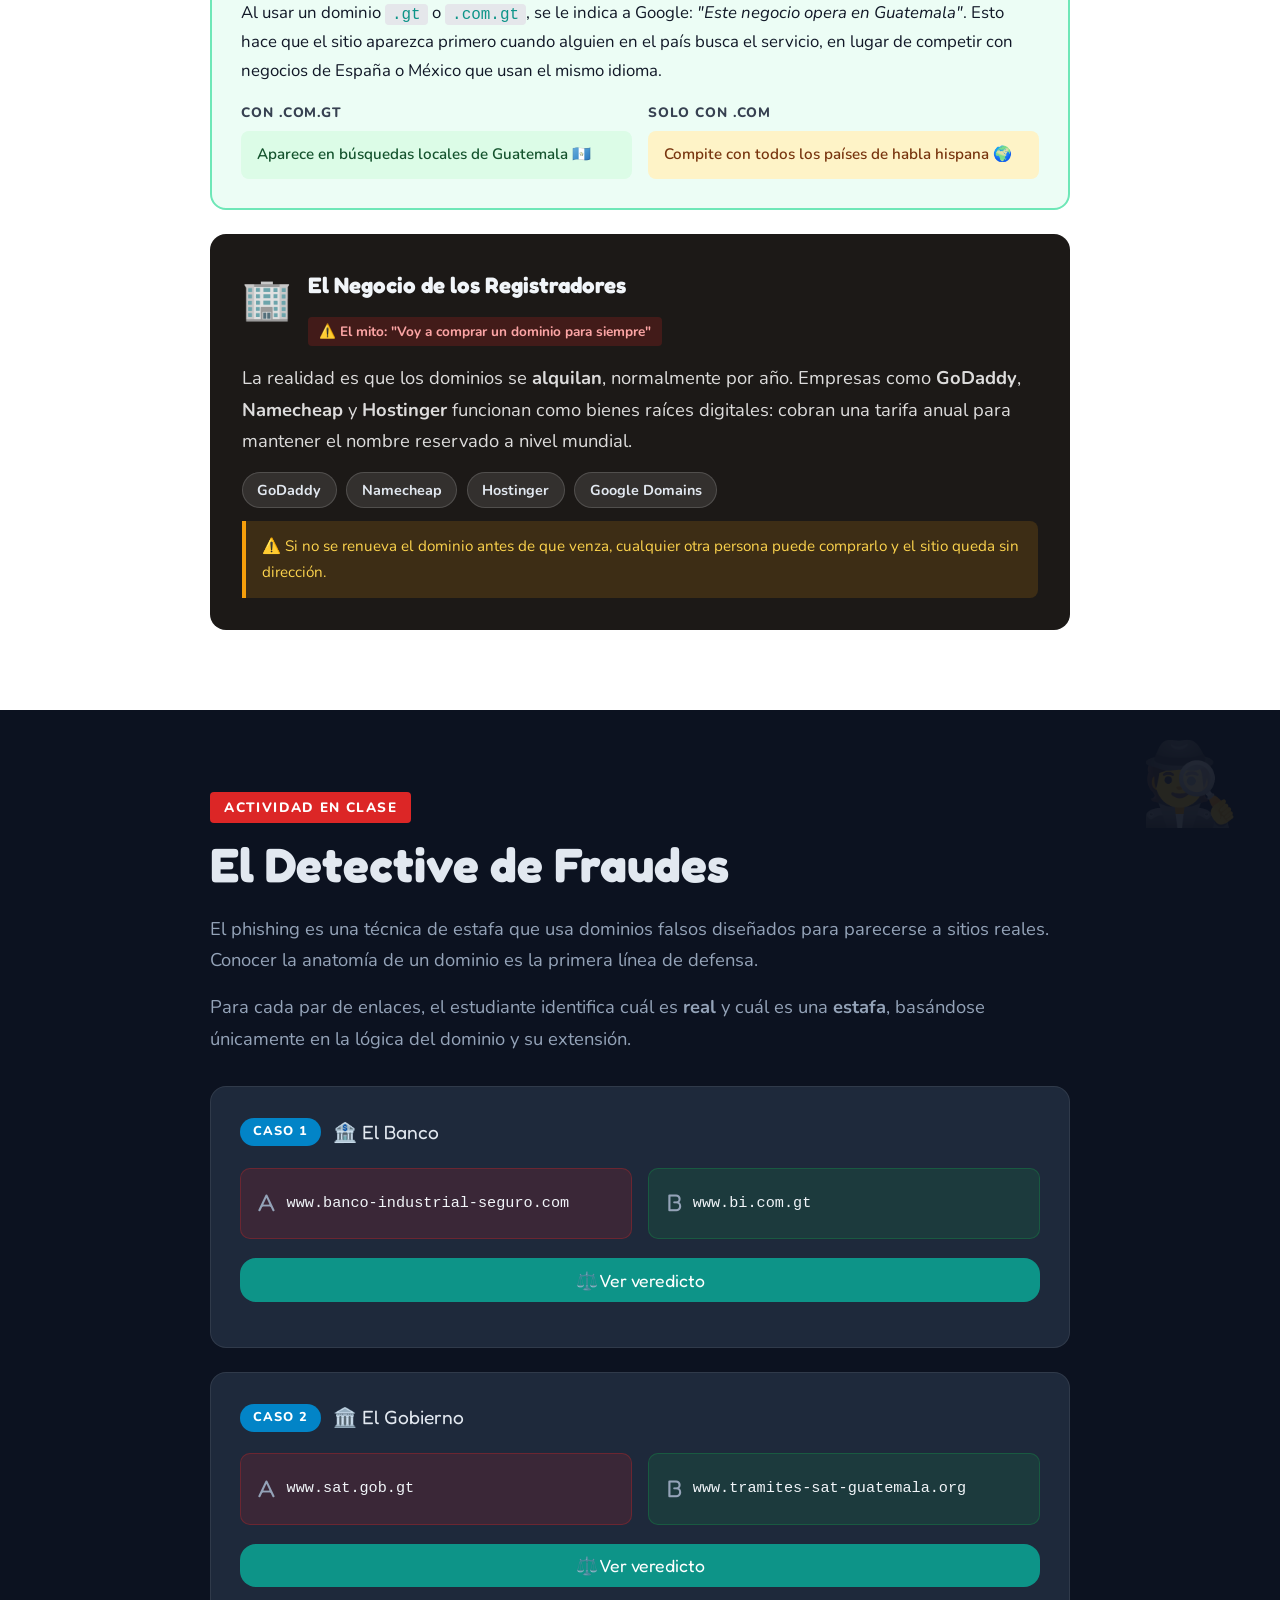
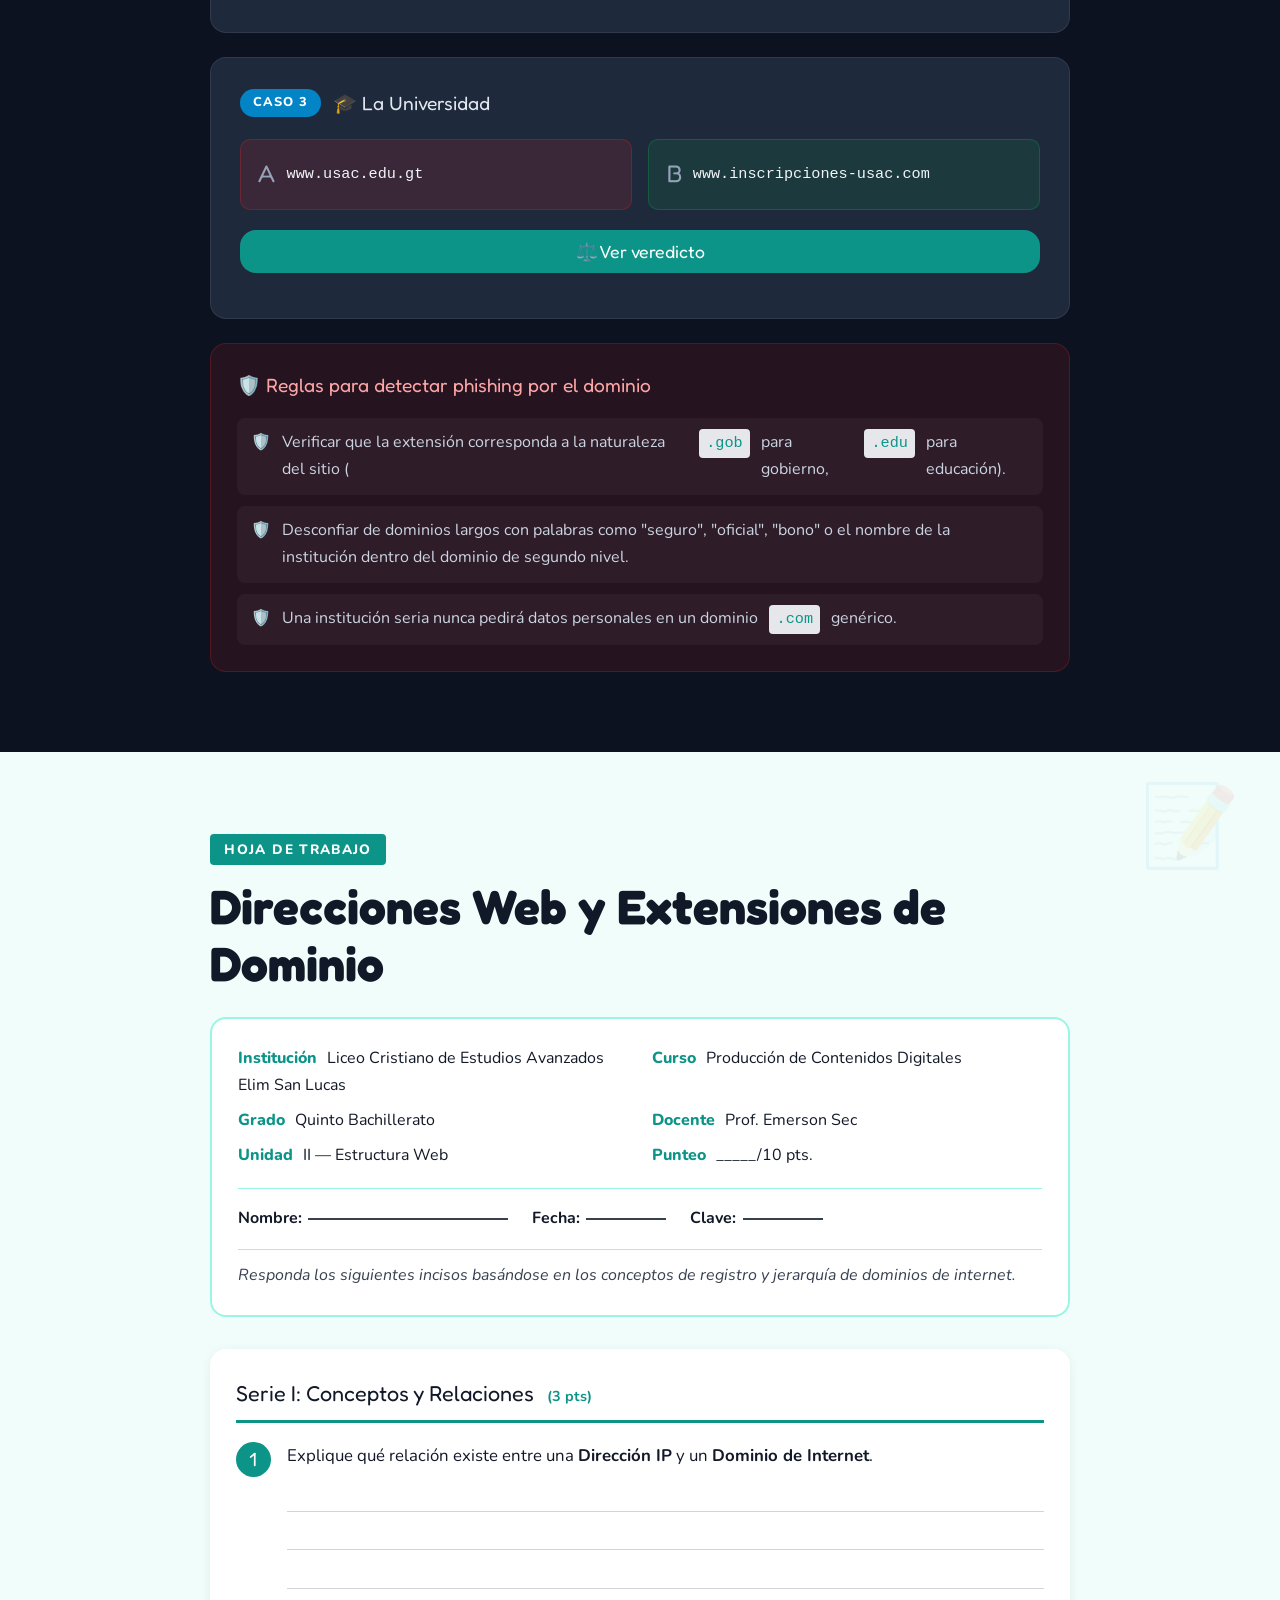
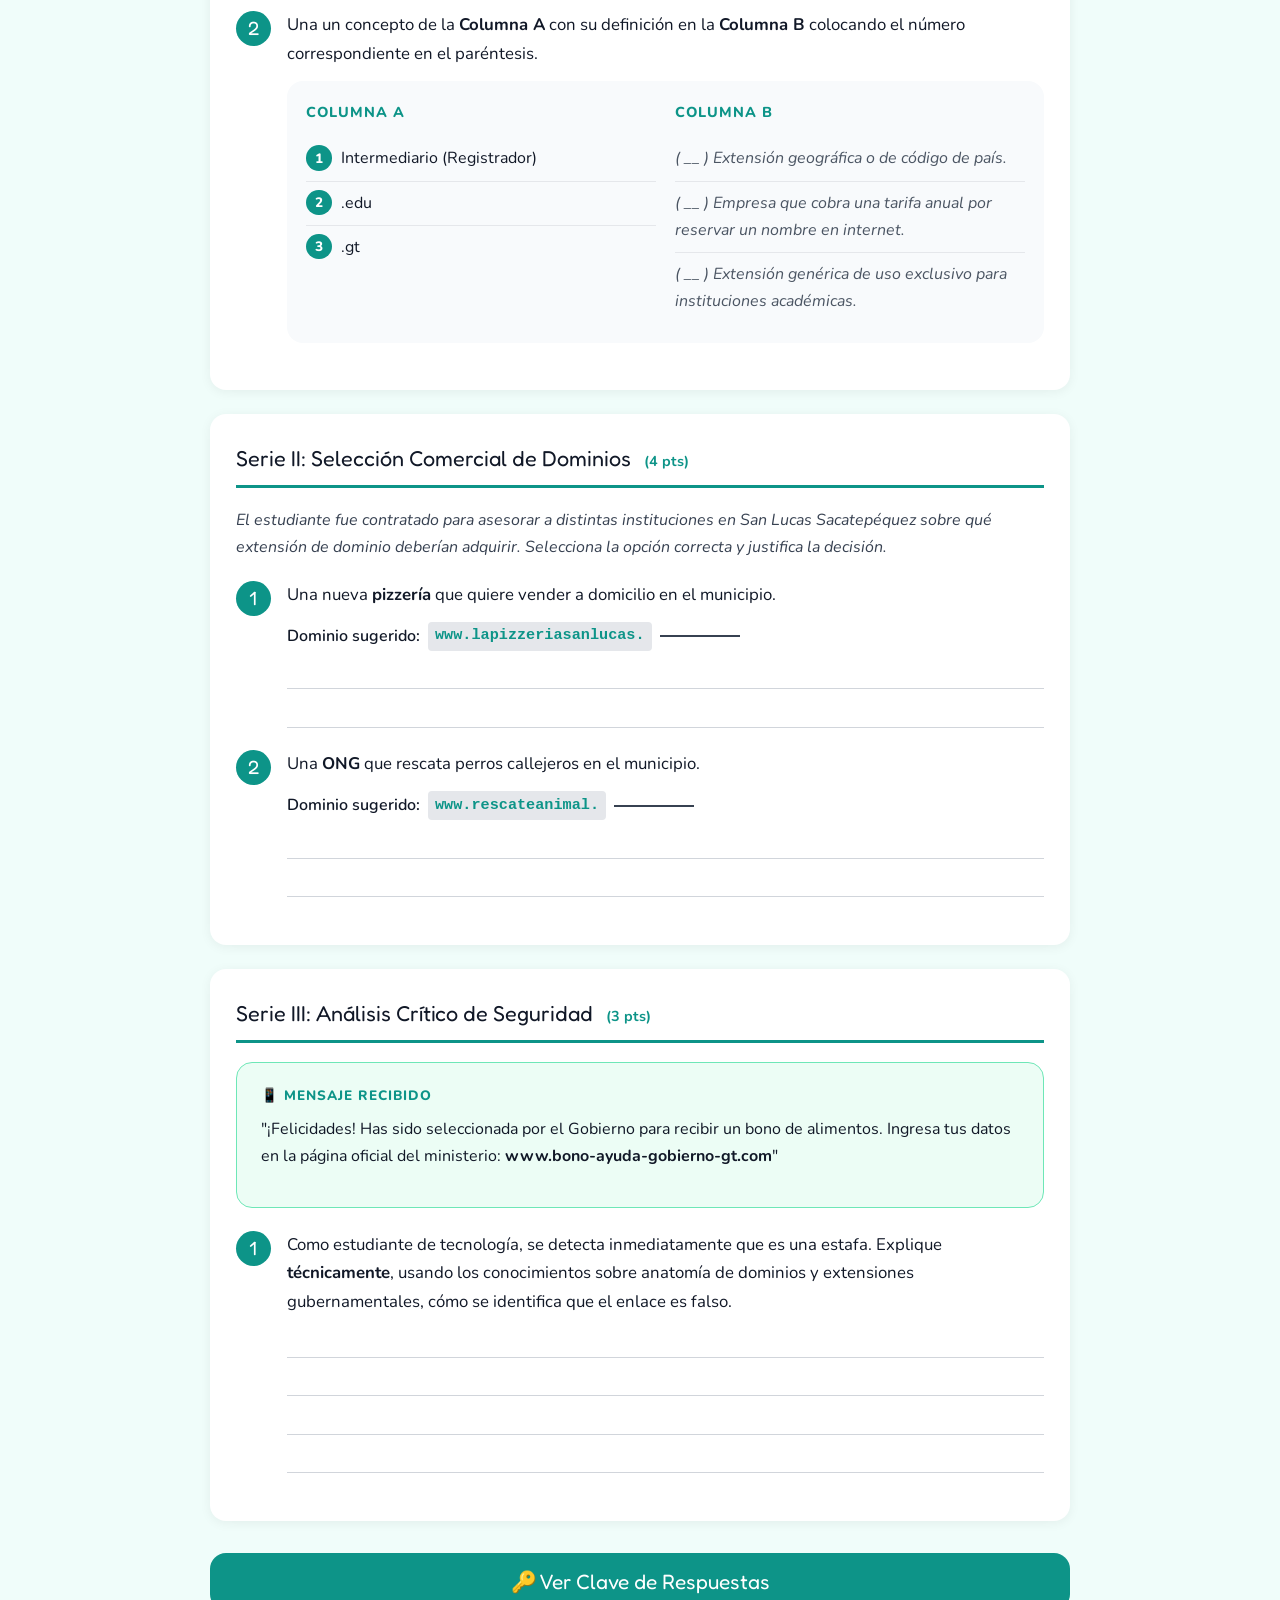
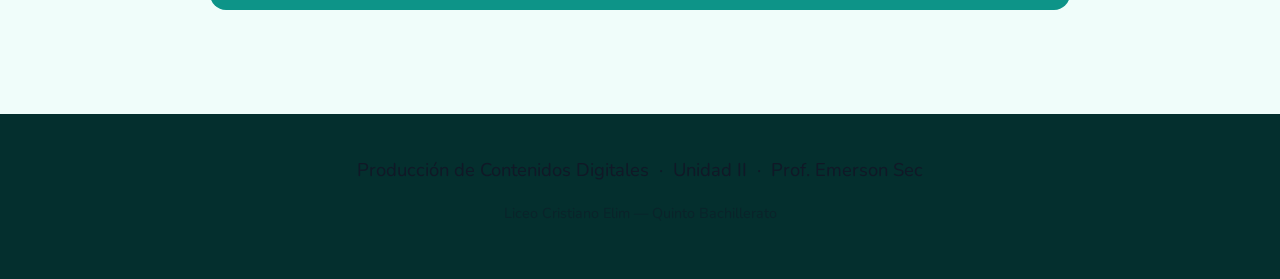
<file: clase6/clase6.html>
<!DOCTYPE html>
<html lang="es">
<head>
  <meta charset="UTF-8" />
  <meta name="viewport" content="width=device-width, initial-scale=1.0" />
  <title>Unidad II – Dominios de Internet | Producción de Contenidos Digitales</title>
  <link rel="stylesheet" href="../nav.css" />
  <link rel="stylesheet" href="clase6.css" />
  <link href="https://fonts.googleapis.com/css2?family=Fredoka+One&family=Nunito:wght@400;600;700;800&display=swap" rel="stylesheet" />
</head>
<body>

  <!-- NAVEGACIÓN -->
  <nav class="topnav" data-active="clase6" data-base="../"></nav>

  <!-- HERO -->
  <header class="hero">
    <div class="hero-badge">Clase 6 · Unidad II</div>
    <h1 class="hero-title">Dominios<br><span class="accent">de Internet</span></h1>
    <p class="hero-sub">Producción de Contenidos Digitales &nbsp;·&nbsp; Prof. Emerson Sec</p>
    <div class="hero-chips">
      <span>🌐 ¿Qué es un dominio?</span>
      <span>🔬 Anatomía de una URL</span>
      <span>🗺️ Extensiones geográficas</span>
      <span>🕵️ Detective de Fraudes</span>
    </div>
    <div class="scroll-hint">↓ Desplázate para explorar</div>
  </header>

  <main>

    <!-- SECCIÓN 1: QUÉ ES UN DOMINIO -->
    <section class="slide">
      <div class="slide-number">01</div>
      <div class="content-wrap">
        <div class="tag">El problema de la memoria</div>
        <h2>¿Qué es un Dominio?</h2>
        <p>Las computadoras en internet se identifican entre sí usando números llamados <strong>Direcciones IP</strong>. Cada servidor, cada página web, tiene una dirección numérica única asignada.</p>

        <div class="ip-box">
          <div class="ip-side">
            <div class="ip-icon">🖥️</div>
            <div class="ip-label">Lo que entiende la máquina</div>
            <div class="ip-address">142.250.190.46</div>
            <div class="ip-sub">Dirección IP de Google</div>
          </div>
          <div class="ip-transform">
            <div class="ip-tr-icon">↔️</div>
            <div class="ip-tr-label">DNS traduce</div>
          </div>
          <div class="ip-side domain-side">
            <div class="ip-icon">👤</div>
            <div class="ip-label">Lo que recuerda el humano</div>
            <div class="ip-address domain-addr">google.com</div>
            <div class="ip-sub">Dominio registrado</div>
          </div>
        </div>

        <div class="metaphor-card">
          <div class="metaphor-icon">🗺️</div>
          <div class="metaphor-body">
            <div class="metaphor-label">La metáfora de las coordenadas</div>
            <p>Imaginar tener que memorizar las coordenadas GPS exactas de la casa de cada amigo para poder visitarlo. Sería imposible. Por eso usamos direcciones como "Avenida 1, Calle 2, San Lucas".</p>
            <p>Un <strong>Dominio de Internet</strong> cumple la misma función: es una traducción legible por humanos de una dirección IP numérica. El sistema que realiza esa traducción se llama <strong>DNS</strong> (Domain Name System).</p>
          </div>
        </div>

        <div class="dns-fact">
          <span class="dns-fact-icon">⚡</span>
          <div>Cada vez que se escribe una dirección web en el navegador, el DNS consulta su base de datos en milisegundos y traduce el nombre al número IP correspondiente — todo antes de que la página empiece a cargar.</div>
        </div>
      </div>
    </section>

    <!-- SECCIÓN 2: ANATOMÍA -->
    <section class="slide slide-alt">
      <div class="slide-number">02</div>
      <div class="content-wrap">
        <div class="tag">Estructura técnica</div>
        <h2>Anatomía de un Dominio Web</h2>
        <p>Una dirección web no es un bloque de texto — tiene partes bien definidas, cada una con una función específica. Se analiza el siguiente ejemplo real:</p>

        <div class="url-anatomy">
          <div class="url-display">
            <span class="url-part sub">www</span><span class="url-dot">.</span><span class="url-part second">mineduc</span><span class="url-dot">.</span><span class="url-part tld1">gob</span><span class="url-dot">.</span><span class="url-part tld2">gt</span>
          </div>
          <div class="url-labels">
            <div class="url-label-item sub-label">
              <div class="url-label-line"></div>
              <strong>Subdominio</strong>
              <span>División dentro del dominio. Hoy casi no es obligatorio escribirlo.</span>
            </div>
            <div class="url-label-item second-label">
              <div class="url-label-line"></div>
              <strong>Dominio de 2º nivel</strong>
              <span>El nombre elegido por la organización. Es lo que se registra.</span>
            </div>
            <div class="url-label-item tld-label">
              <div class="url-label-line"></div>
              <strong>Extensiones (.gob.gt)</strong>
              <span>Indican la naturaleza del sitio y su ubicación geográfica.</span>
            </div>
          </div>
        </div>

        <div class="anatomy-cards">
          <div class="anat-card">
            <div class="anat-icon">🏷️</div>
            <h3>Subdominio</h3>
            <p>Permite crear secciones dentro del mismo sitio. Ejemplo: <code>blog.empresa.com</code> o <code>tienda.empresa.com</code>.</p>
          </div>
          <div class="anat-card">
            <div class="anat-icon">✏️</div>
            <h3>Segundo Nivel</h3>
            <p>El nombre de la marca. Es único en el mundo para su extensión — si alguien ya lo registró, no se puede usar.</p>
          </div>
          <div class="anat-card">
            <div class="anat-icon">🔖</div>
            <h3>Extensión (TLD)</h3>
            <p>Top-Level Domain. Clasifica el sitio por naturaleza (<code>.com</code>, <code>.org</code>) o por país (<code>.gt</code>, <code>.mx</code>).</p>
          </div>
        </div>
      </div>
    </section>

    <!-- SECCIÓN 3: EXTENSIONES GENÉRICAS -->
    <section class="slide">
      <div class="slide-number">03</div>
      <div class="content-wrap">
        <div class="tag">gTLD — Genéricos</div>
        <h2>Extensiones por Naturaleza</h2>
        <p>Las extensiones genéricas indican a qué se dedica o a quién pertenece un sitio. Algunas son libres; otras están estrictamente restringidas.</p>

        <div class="ext-grid">
          <div class="ext-card king">
            <div class="ext-badge">.com</div>
            <h3>Comercial</h3>
            <p>El rey indiscutible de internet. Cualquier empresa o persona puede registrarlo. Es el primero que el usuario busca.</p>
            <div class="ext-access free">🟢 Libre — cualquiera puede registrarlo</div>
          </div>
          <div class="ext-card">
            <div class="ext-badge org">.org</div>
            <h3>Organización</h3>
            <p>Creado para entidades sin fines de lucro: ONGs, iglesias, fundaciones y asociaciones comunitarias.</p>
            <div class="ext-access free">🟢 Libre — pero asociado a causas sociales</div>
          </div>
          <div class="ext-card">
            <div class="ext-badge edu">.edu</div>
            <h3>Educación</h3>
            <p>Reservado estrictamente para escuelas y universidades avaladas por las autoridades de educación.</p>
            <div class="ext-access restricted">🔴 Restringido — no se puede comprar libremente</div>
          </div>
          <div class="ext-card">
            <div class="ext-badge gob">.gob / .gov</div>
            <h3>Gobierno</h3>
            <p>Uso exclusivo para instituciones del Estado. Solo una entidad gubernamental puede registrarlo.</p>
            <div class="ext-access restricted">🔴 Restringido — solo para el Estado</div>
          </div>
          <div class="ext-card">
            <div class="ext-badge net">.net</div>
            <h3>Network</h3>
            <p>Creado para empresas de telecomunicaciones. Hoy se usa como alternativa cuando el <code>.com</code> ya está ocupado.</p>
            <div class="ext-access free">🟢 Libre — alternativa al .com</div>
          </div>
        </div>

        <div class="alert-box">
          💡 <strong>Regla de seguridad:</strong> Una página de gobierno que termine en <code>.com</code> o <code>.org</code> es una señal de alerta inmediata. Los trámites oficiales siempre usan extensiones restringidas.
        </div>
      </div>
    </section>

    <!-- SECCIÓN 4: EXTENSIONES GEOGRÁFICAS -->
    <section class="slide slide-alt">
      <div class="slide-number">04</div>
      <div class="content-wrap">
        <div class="tag">ccTLD — Geográficos</div>
        <h2>Extensiones de País</h2>
        <p>Cada país del mundo tiene asignada su propia extensión de dominio. Usarla le indica a Google y a los usuarios exactamente <strong>dónde opera</strong> el sitio.</p>

        <div class="country-grid">
          <div class="country-card gt">
            <div class="country-flag">🇬🇹</div>
            <div class="country-ext">.gt</div>
            <div class="country-name">Guatemala</div>
          </div>
          <div class="country-card mx">
            <div class="country-flag">🇲🇽</div>
            <div class="country-ext">.mx</div>
            <div class="country-name">México</div>
          </div>
          <div class="country-card es">
            <div class="country-flag">🇪🇸</div>
            <div class="country-ext">.es</div>
            <div class="country-name">España</div>
          </div>
          <div class="country-card us">
            <div class="country-flag">🇺🇸</div>
            <div class="country-ext">.us</div>
            <div class="country-name">Estados Unidos</div>
          </div>
          <div class="country-card br">
            <div class="country-flag">🇧🇷</div>
            <div class="country-ext">.br</div>
            <div class="country-name">Brasil</div>
          </div>
          <div class="country-card co">
            <div class="country-flag">🇨🇴</div>
            <div class="country-ext">.co</div>
            <div class="country-name">Colombia</div>
          </div>
        </div>

        <div class="seo-local-box">
          <div class="seo-local-header">
            <span>📍</span>
            <h3>El impacto local en el SEO</h3>
          </div>
          <p>Al usar un dominio <code>.gt</code> o <code>.com.gt</code>, se le indica a Google: <em>"Este negocio opera en Guatemala"</em>. Esto hace que el sitio aparezca primero cuando alguien en el país busca el servicio, en lugar de competir con negocios de España o México que usan el mismo idioma.</p>
          <div class="seo-compare">
            <div class="seo-col">
              <div class="seo-col-label">Con .com.gt</div>
              <div class="seo-col-result good-result">Aparece en búsquedas locales de Guatemala 🇬🇹</div>
            </div>
            <div class="seo-col">
              <div class="seo-col-label">Solo con .com</div>
              <div class="seo-col-result neutral-result">Compite con todos los países de habla hispana 🌍</div>
            </div>
          </div>
        </div>

        <div class="registrar-box">
          <div class="reg-header">
            <span class="reg-icon">🏢</span>
            <div>
              <h3>El Negocio de los Registradores</h3>
              <div class="reg-myth">⚠️ El mito: "Voy a comprar un dominio para siempre"</div>
            </div>
          </div>
          <p>La realidad es que los dominios se <strong>alquilan</strong>, normalmente por año. Empresas como <strong>GoDaddy</strong>, <strong>Namecheap</strong> y <strong>Hostinger</strong> funcionan como bienes raíces digitales: cobran una tarifa anual para mantener el nombre reservado a nivel mundial.</p>
          <div class="reg-chips">
            <span class="reg-chip">GoDaddy</span>
            <span class="reg-chip">Namecheap</span>
            <span class="reg-chip">Hostinger</span>
            <span class="reg-chip">Google Domains</span>
          </div>
          <div class="reg-warning">
            ⚠️ Si no se renueva el dominio antes de que venza, cualquier otra persona puede comprarlo y el sitio queda sin dirección.
          </div>
        </div>
      </div>
    </section>

    <!-- SECCIÓN 5: DETECTIVE DE FRAUDES -->
    <section class="slide slide-detective">
      <div class="slide-number">🕵️</div>
      <div class="content-wrap">
        <div class="tag">Actividad en clase</div>
        <h2>El Detective de Fraudes</h2>
        <p>El phishing es una técnica de estafa que usa dominios falsos diseñados para parecerse a sitios reales. Conocer la anatomía de un dominio es la primera línea de defensa.</p>
        <p>Para cada par de enlaces, el estudiante identifica cuál es <strong>real</strong> y cuál es una <strong>estafa</strong>, basándose únicamente en la lógica del dominio y su extensión.</p>

        <div class="cases-list">

          <!-- CASO 1 -->
          <div class="case-card">
            <div class="case-header">
              <span class="case-num">Caso 1</span>
              <span class="case-label">🏦 El Banco</span>
            </div>
            <div class="case-options">
              <div class="case-option opt-a">
                <span class="opt-letter">A</span>
                <code>www.banco-industrial-seguro.com</code>
              </div>
              <div class="case-option opt-b">
                <span class="opt-letter">B</span>
                <code>www.bi.com.gt</code>
              </div>
            </div>
            <button id="btn1" class="btn-case" onclick="toggleReveal('btn1','ans1','⚖️ Ver veredicto','🙈 Ocultar veredicto')">
              ⚖️ Ver veredicto
            </button>
            <div class="case-answer" id="ans1">
              <div class="verdict-label">📋 Veredicto — <span class="real-tag">B es el sitio real</span></div>
              <p>Las instituciones financieras locales serias usan la extensión del país (<code>.com.gt</code>) para validar su operación en Guatemala. El dominio A (<code>.com</code> genérico) puede ser registrado por cualquier persona en el mundo en minutos por pocos dólares — es la herramienta favorita de los estafadores.</p>
            </div>
          </div>

          <!-- CASO 2 -->
          <div class="case-card">
            <div class="case-header">
              <span class="case-num">Caso 2</span>
              <span class="case-label">🏛️ El Gobierno</span>
            </div>
            <div class="case-options">
              <div class="case-option opt-a">
                <span class="opt-letter">A</span>
                <code>www.sat.gob.gt</code>
              </div>
              <div class="case-option opt-b">
                <span class="opt-letter">B</span>
                <code>www.tramites-sat-guatemala.org</code>
              </div>
            </div>
            <button id="btn2" class="btn-case" onclick="toggleReveal('btn2','ans2','⚖️ Ver veredicto','🙈 Ocultar veredicto')">
              ⚖️ Ver veredicto
            </button>
            <div class="case-answer" id="ans2">
              <div class="verdict-label">📋 Veredicto — <span class="real-tag">A es el sitio real</span></div>
              <p>Solo el Estado puede usar la extensión <code>.gob</code>. Ningún trámite oficial del gobierno guatemalteco estará alojado en un <code>.org</code>. El dominio B combina palabras que suenan oficiales ("trámites", "SAT", "Guatemala") para engañar visualmente, pero la extensión delata que no es gubernamental.</p>
            </div>
          </div>

          <!-- CASO 3 -->
          <div class="case-card">
            <div class="case-header">
              <span class="case-num">Caso 3</span>
              <span class="case-label">🎓 La Universidad</span>
            </div>
            <div class="case-options">
              <div class="case-option opt-a">
                <span class="opt-letter">A</span>
                <code>www.usac.edu.gt</code>
              </div>
              <div class="case-option opt-b">
                <span class="opt-letter">B</span>
                <code>www.inscripciones-usac.com</code>
              </div>
            </div>
            <button id="btn3" class="btn-case" onclick="toggleReveal('btn3','ans3','⚖️ Ver veredicto','🙈 Ocultar veredicto')">
              ⚖️ Ver veredicto
            </button>
            <div class="case-answer" id="ans3">
              <div class="verdict-label">📋 Veredicto — <span class="real-tag">A es el sitio real</span></div>
              <p>La extensión <code>.edu</code> está restringida: solo las instituciones académicas oficiales pueden usarla. Si las inscripciones de la USAC fueran en un <code>.com</code>, cualquier particular podría haber comprado ese dominio. Ante cualquier proceso de inscripción universitaria, siempre se debe verificar que el dominio use <code>.edu</code>.</p>
            </div>
          </div>

        </div>

        <div class="phishing-tip">
          <div class="pt-header">🛡️ Reglas para detectar phishing por el dominio</div>
          <div class="pt-rules">
            <div class="pt-rule">Verificar que la extensión corresponda a la naturaleza del sitio (<code>.gob</code> para gobierno, <code>.edu</code> para educación).</div>
            <div class="pt-rule">Desconfiar de dominios largos con palabras como "seguro", "oficial", "bono" o el nombre de la institución dentro del dominio de segundo nivel.</div>
            <div class="pt-rule">Una institución seria nunca pedirá datos personales en un dominio <code>.com</code> genérico.</div>
          </div>
        </div>

      </div>
    </section>

    <!-- SECCIÓN 6: HOJA DE TRABAJO -->
    <section class="slide slide-hw">
      <div class="slide-number">📝</div>
      <div class="content-wrap">
        <div class="tag">Hoja de Trabajo</div>
        <h2>Direcciones Web y Extensiones de Dominio</h2>

        <div class="hw-header">
          <div class="hw-info-grid">
            <div><span class="hw-label">Institución</span> Liceo Cristiano de Estudios Avanzados Elim San Lucas</div>
            <div><span class="hw-label">Curso</span> Producción de Contenidos Digitales</div>
            <div><span class="hw-label">Grado</span> Quinto Bachillerato</div>
            <div><span class="hw-label">Docente</span> Prof. Emerson Sec</div>
            <div><span class="hw-label">Unidad</span> II — Estructura Web</div>
            <div><span class="hw-label">Punteo</span> _____/10 pts.</div>
          </div>
          <div class="hw-student-line">
            <div class="hw-field">Nombre: <span class="field-line"></span></div>
            <div class="hw-field">Fecha: <span class="field-line short"></span></div>
            <div class="hw-field">Clave: <span class="field-line short"></span></div>
          </div>
          <p class="hw-instructions">Responda los siguientes incisos basándose en los conceptos de registro y jerarquía de dominios de internet.</p>
        </div>

        <!-- SERIE I -->
        <div class="serie">
          <div class="serie-header">Serie I: Conceptos y Relaciones <span class="pts">(3 pts)</span></div>

          <div class="question">
            <div class="q-num">1</div>
            <div class="q-body">
              <p>Explique qué relación existe entre una <strong>Dirección IP</strong> y un <strong>Dominio de Internet</strong>.</p>
              <div class="answer-lines"><div class="line"></div><div class="line"></div><div class="line"></div></div>
            </div>
          </div>

          <div class="question">
            <div class="q-num">2</div>
            <div class="q-body">
              <p>Una un concepto de la <strong>Columna A</strong> con su definición en la <strong>Columna B</strong> colocando el número correspondiente en el paréntesis.</p>
              <div class="match-exercise">
                <div class="match-col col-a">
                  <div class="match-header">Columna A</div>
                  <div class="match-item"><span class="match-num">1</span> Intermediario (Registrador)</div>
                  <div class="match-item"><span class="match-num">2</span> .edu</div>
                  <div class="match-item"><span class="match-num">3</span> .gt</div>
                </div>
                <div class="match-col col-b">
                  <div class="match-header">Columna B</div>
                  <div class="match-item match-ans">( __ ) Extensión geográfica o de código de país.</div>
                  <div class="match-item match-ans">( __ ) Empresa que cobra una tarifa anual por reservar un nombre en internet.</div>
                  <div class="match-item match-ans">( __ ) Extensión genérica de uso exclusivo para instituciones académicas.</div>
                </div>
              </div>
            </div>
          </div>
        </div>

        <!-- SERIE II -->
        <div class="serie">
          <div class="serie-header">Serie II: Selección Comercial de Dominios <span class="pts">(4 pts)</span></div>
          <p class="serie-intro">El estudiante fue contratado para asesorar a distintas instituciones en San Lucas Sacatepéquez sobre qué extensión de dominio deberían adquirir. Selecciona la opción correcta y justifica la decisión.</p>

          <div class="question">
            <div class="q-num">1</div>
            <div class="q-body">
              <p>Una nueva <strong>pizzería</strong> que quiere vender a domicilio en el municipio.</p>
              <div class="domain-suggest">
                <span>Dominio sugerido:</span>
                <code>www.lapizzeriasanlucas.</code>
                <div class="field-line short"></div>
              </div>
              <div class="answer-lines" style="margin-top:0.6rem"><div class="line"></div><div class="line"></div></div>
            </div>
          </div>

          <div class="question">
            <div class="q-num">2</div>
            <div class="q-body">
              <p>Una <strong>ONG</strong> que rescata perros callejeros en el municipio.</p>
              <div class="domain-suggest">
                <span>Dominio sugerido:</span>
                <code>www.rescateanimal.</code>
                <div class="field-line short"></div>
              </div>
              <div class="answer-lines" style="margin-top:0.6rem"><div class="line"></div><div class="line"></div></div>
            </div>
          </div>
        </div>

        <!-- SERIE III -->
        <div class="serie">
          <div class="serie-header">Serie III: Análisis Crítico de Seguridad <span class="pts">(3 pts)</span></div>

          <div class="case-doc">
            <div class="case-doc-label">📱 Mensaje recibido</div>
            <p>"¡Felicidades! Has sido seleccionada por el Gobierno para recibir un bono de alimentos. Ingresa tus datos en la página oficial del ministerio: <strong>www.bono-ayuda-gobierno-gt.com</strong>"</p>
          </div>

          <div class="question">
            <div class="q-num">1</div>
            <div class="q-body">
              <p>Como estudiante de tecnología, se detecta inmediatamente que es una estafa. Explique <strong>técnicamente</strong>, usando los conocimientos sobre anatomía de dominios y extensiones gubernamentales, cómo se identifica que el enlace es falso.</p>
              <div class="answer-lines"><div class="line"></div><div class="line"></div><div class="line"></div><div class="line"></div></div>
            </div>
          </div>
        </div>

        <!-- CLAVE -->
        <div class="answer-section">
          <button class="btn-reveal" id="btnReveal" onclick="toggleReveal('btnReveal','answerBox','🔑 Ver Clave de Respuestas','🙈 Ocultar Clave')">
            🔑 Ver Clave de Respuestas
          </button>
          <div class="answer-box" id="answerBox">
            <div class="answer-label">✅ CLAVE DE RESPUESTAS — Es la respuesta esperada, no la respuesta del estudiante</div>
            <div class="answer-content">

              <div class="sol-serie">
                <div class="sol-serie-title">Serie I — Conceptos y Relaciones</div>
                <p><strong>1.</strong> El dominio es la traducción de texto, fácil de recordar para los humanos, de una dirección IP numérica. El sistema DNS realiza esa conversión automáticamente cada vez que se accede a una página web.</p>
                <p><strong>2.</strong> Orden correcto: ( 3 ) — ( 1 ) — ( 2 )</p>
              </div>

              <div class="sol-serie">
                <div class="sol-serie-title">Serie II — Selección Comercial</div>
                <p><strong>1.</strong> Extensión recomendada: <code>.com</code> o <code>.com.gt</code>. Justificación: Es un negocio comercial con operación local en Guatemala.</p>
                <p><strong>2.</strong> Extensión recomendada: <code>.org</code>. Justificación: Es el estándar global para fundaciones y organizaciones sin fines de lucro.</p>
              </div>

              <div class="sol-serie">
                <div class="sol-serie-title">Serie III — Análisis de Seguridad</div>
                <p>Es falso porque utiliza la extensión comercial genérica <code>.com</code>, la cual cualquier persona puede comprar pagando unos pocos dólares. Si fuera una página oficial del Estado de Guatemala, obligatoriamente terminaría en la extensión restringida <code>.gob.gt</code>, que solo puede ser registrada por instituciones gubernamentales. El texto "gobierno-gt" dentro del nombre del dominio es un engaño visual diseñado para aparentar oficialidad.</p>
              </div>

            </div>
          </div>
        </div>

      </div>
    </section>

  </main>

  <footer>
    <p>Producción de Contenidos Digitales &nbsp;·&nbsp; Unidad II &nbsp;·&nbsp; Prof. Emerson Sec</p>
    <p class="footer-sub">Liceo Cristiano Elim — Quinto Bachillerato</p>
  </footer>

  <script src="../nav.js"></script>
  <script src="clase6.js"></script>
</body>
</html>
</file>
<file: nav.css>
/* ================================================
   BARRA DE NAVEGACIÓN COMPARTIDA
   ================================================ */
.topnav {
  position: fixed;
  top: 0; left: 0; right: 0;
  z-index: 1000;
  background: rgba(10, 10, 20, 0.75);
  backdrop-filter: blur(12px);
  -webkit-backdrop-filter: blur(12px);
  border-bottom: 1px solid rgba(255,255,255,0.10);
  height: 60px;
  display: flex;
  align-items: center;
  justify-content: space-between;
  padding: 0 1.5rem;
  gap: 1rem;
}

/* Marca / nombre del curso */
.topnav-brand a {
  font-family: 'Fredoka One', cursive;
  font-size: 1.15rem;
  color: #fff;
  text-decoration: none;
  opacity: 0.9;
  white-space: nowrap;
}

.topnav-brand a:hover { opacity: 1; }

/* Contenedor de links */
.topnav-links {
  display: flex;
  align-items: center;
  gap: 0.4rem;
}

.topnav-links a {
  color: rgba(255,255,255,0.65);
  text-decoration: none;
  font-family: 'Nunito', sans-serif;
  font-weight: 700;
  font-size: 0.9rem;
  padding: 0.3rem 0.85rem;
  border-radius: 999px;
  border: 1.5px solid transparent;
  transition: all 0.2s;
  white-space: nowrap;
}

.topnav-links a:hover {
  color: #fff;
  background: rgba(255,255,255,0.10);
}

.topnav-links a.nav-active {
  color: #fff;
  border-color: rgba(255,255,255,0.35);
  background: rgba(255,255,255,0.12);
}

/* Link al índice */
.topnav-links a.nav-home {
  color: rgba(255,255,255,0.5);
  font-size: 1rem;
  padding: 0.3rem 0.6rem;
}

/* Compensar el nav fijo en el hero */
body { padding-top: 60px; }

/* Hamburger — mobile */
.topnav-toggle {
  display: none;
  background: none;
  border: none;
  cursor: pointer;
  flex-direction: column;
  gap: 5px;
  padding: 4px;
}

.topnav-toggle span {
  display: block;
  width: 24px;
  height: 2px;
  background: #fff;
  border-radius: 2px;
  transition: transform 0.25s, opacity 0.25s;
}

/* ================================================
   RESPONSIVO
   ================================================ */
@media (max-width: 640px) {
  .topnav-toggle { display: flex; }

  .topnav-links {
    display: none;
    flex-direction: column;
    align-items: flex-start;
    position: absolute;
    top: 60px; left: 0; right: 0;
    background: rgba(10,10,20,0.97);
    padding: 1rem 1.5rem;
    border-bottom: 1px solid rgba(255,255,255,0.10);
    gap: 0.3rem;
  }

  .topnav-links.open { display: flex; }

  .topnav-links a { font-size: 1rem; padding: 0.5rem 0.8rem; width: 100%; }
}
</file>
<file: index.css>
/* ================================================
   HUB / DASHBOARD
   ================================================ */
*, *::before, *::after { box-sizing: border-box; margin: 0; padding: 0; }
html { scroll-behavior: smooth; }

body {
  font-family: 'Nunito', sans-serif;
  background: #0f172a;
  color: #f1f5f9;
  font-size: 1.1rem;
  line-height: 1.6;
}

/* HERO */
.hub-hero {
  min-height: 55vh;
  display: flex;
  align-items: center;
  justify-content: center;
  text-align: center;
  padding: 4rem 2rem 3rem;
  background: linear-gradient(160deg, #0f172a 0%, #1e1b4b 50%, #0f172a 100%);
  position: relative;
  overflow: hidden;
}

.hub-hero::before {
  content: '';
  position: absolute;
  width: 500px; height: 500px;
  background: radial-gradient(circle, rgba(99,102,241,0.18) 0%, transparent 70%);
  top: -100px; left: 50%;
  transform: translateX(-50%);
}

.hub-hero-inner { position: relative; z-index: 1; }

.hub-badge {
  display: inline-block;
  background: #6366f1;
  color: #fff;
  padding: 0.3rem 1.1rem;
  border-radius: 999px;
  font-weight: 800;
  font-size: 0.9rem;
  text-transform: uppercase;
  letter-spacing: 0.08em;
  margin-bottom: 1.2rem;
}

.hub-hero h1 {
  font-family: 'Fredoka One', cursive;
  font-size: clamp(2.8rem, 7vw, 5.5rem);
  line-height: 1.1;
  margin-bottom: 1rem;
}

.hub-hero h1 span { color: #818cf8; }

.hub-hero p {
  font-size: 1.05rem;
  color: rgba(255,255,255,0.55);
  font-weight: 600;
}

/* MAIN */
.hub-main {
  max-width: 1100px;
  margin: 0 auto;
  padding: 4rem 1.5rem 5rem;
}

.hub-section-title {
  text-align: center;
  margin-bottom: 2.5rem;
}

.hub-section-title h2 {
  font-family: 'Fredoka One', cursive;
  font-size: 2rem;
  color: #f1f5f9;
  margin-bottom: 0.4rem;
}

.hub-section-title p { color: rgba(255,255,255,0.45); font-size: 1rem; }

/* GRID DE TARJETAS */
.cards-grid {
  display: grid;
  grid-template-columns: repeat(auto-fill, minmax(300px, 1fr));
  gap: 1.5rem;
}

.clase-card {
  background: #1e293b;
  border-radius: 20px;
  padding: 2rem 1.8rem;
  border: 1.5px solid rgba(255,255,255,0.07);
  display: flex;
  flex-direction: column;
  gap: 1rem;
  transition: transform 0.25s, box-shadow 0.25s, border-color 0.25s;
  position: relative;
  overflow: hidden;
}

.clase-card::before {
  content: '';
  position: absolute;
  top: 0; left: 0; right: 0;
  height: 4px;
  background: var(--card-color, #6366f1);
}

.clase-card:hover {
  transform: translateY(-5px);
  box-shadow: 0 16px 48px rgba(0,0,0,0.4);
  border-color: rgba(255,255,255,0.14);
}

.card-top {
  display: flex;
  align-items: center;
  justify-content: space-between;
}

.card-num {
  font-weight: 800;
  font-size: 0.8rem;
  text-transform: uppercase;
  letter-spacing: 0.1em;
  color: var(--card-color, #818cf8);
}

.card-emoji { font-size: 1.8rem; }

.clase-card h3 {
  font-family: 'Fredoka One', cursive;
  font-size: 1.5rem;
  color: #f1f5f9;
  line-height: 1.2;
}

.card-subtemas {
  list-style: none;
  padding: 0;
  flex: 1;
}

.card-subtemas li {
  padding: 0.3rem 0;
  font-size: 0.95rem;
  color: rgba(255,255,255,0.55);
  border-bottom: 1px solid rgba(255,255,255,0.05);
}

.card-subtemas li:last-child { border-bottom: none; }

.card-subtemas li::before {
  content: '· ';
  color: var(--card-color, #818cf8);
  font-weight: 900;
}

.card-btn {
  display: block;
  text-align: center;
  background: var(--card-color, #6366f1);
  color: #fff;
  font-weight: 800;
  font-size: 1rem;
  padding: 0.75rem;
  border-radius: 12px;
  text-decoration: none;
  transition: opacity 0.2s, transform 0.2s;
  margin-top: auto;
}

.card-btn:hover { opacity: 0.88; transform: scale(1.02); }

/* FOOTER */
.hub-footer {
  background: #020617;
  color: rgba(255,255,255,0.3);
  text-align: center;
  padding: 2rem 1rem;
  font-size: 0.9rem;
}

.hub-footer p + p { margin-top: 0.3rem; }

/* RESPONSIVE */
@media (max-width: 500px) {
  .cards-grid { grid-template-columns: 1fr; }
}
</file>
<file: clase1/clase1.css>
/* ================================================
   VARIABLES Y RESET
   ================================================ */
:root {
  --clr-bg: #f5f3ee;
  --clr-text: #1a1a2e;
  --clr-primary: #e85d26;
  --clr-secondary: #2563eb;
  --clr-accent: #f7c948;
  --clr-teal: #0d9488;
  --clr-soft: #fff8f0;
  --clr-white: #ffffff;
  --font-head: 'Fredoka One', cursive;
  --font-body: 'Nunito', sans-serif;
  --radius: 16px;
  --shadow: 0 6px 32px rgba(0,0,0,0.10);
}

*, *::before, *::after { box-sizing: border-box; margin: 0; padding: 0; }

html { scroll-behavior: smooth; }

body {
  font-family: var(--font-body);
  background: var(--clr-bg);
  color: var(--clr-text);
  font-size: 1.15rem;
  line-height: 1.7;
}

/* ================================================
   HERO
   ================================================ */
.hero {
  background: var(--clr-text);
  color: var(--clr-white);
  min-height: 100vh;
  display: flex;
  flex-direction: column;
  justify-content: center;
  align-items: center;
  text-align: center;
  padding: 3rem 2rem;
  position: relative;
  overflow: hidden;
}

.hero::before {
  content: '';
  position: absolute;
  width: 500px; height: 500px;
  background: var(--clr-primary);
  border-radius: 50%;
  top: -200px; right: -150px;
  opacity: 0.15;
}

.hero::after {
  content: '';
  position: absolute;
  width: 350px; height: 350px;
  background: var(--clr-secondary);
  border-radius: 50%;
  bottom: -100px; left: -80px;
  opacity: 0.15;
}

.hero-badge {
  background: var(--clr-primary);
  color: #fff;
  padding: 0.35rem 1.2rem;
  border-radius: 999px;
  font-family: var(--font-body);
  font-weight: 800;
  font-size: 1rem;
  letter-spacing: 0.08em;
  text-transform: uppercase;
  margin-bottom: 1.5rem;
  position: relative; z-index: 1;
  animation: fadeDown 0.6s ease both;
}

.hero-title {
  font-family: var(--font-head);
  font-size: clamp(3.5rem, 10vw, 7rem);
  line-height: 1.05;
  margin-bottom: 1.2rem;
  position: relative; z-index: 1;
  animation: fadeDown 0.6s ease 0.1s both;
}

.hero-title .accent { color: var(--clr-accent); }

.hero-sub {
  font-size: 1.1rem;
  font-weight: 600;
  opacity: 0.75;
  margin-bottom: 2rem;
  position: relative; z-index: 1;
  animation: fadeDown 0.6s ease 0.2s both;
}

.hero-chips {
  display: flex;
  gap: 0.75rem;
  flex-wrap: wrap;
  justify-content: center;
  margin-bottom: 3rem;
  position: relative; z-index: 1;
  animation: fadeDown 0.6s ease 0.3s both;
}

.hero-chips span {
  background: rgba(255,255,255,0.10);
  border: 1.5px solid rgba(255,255,255,0.22);
  padding: 0.4rem 1rem;
  border-radius: 999px;
  font-size: 0.95rem;
  font-weight: 700;
}

.scroll-hint {
  position: absolute;
  bottom: 2rem;
  font-size: 0.9rem;
  opacity: 0.5;
  animation: bounce 1.8s infinite;
}

/* ================================================
   SECCIONES / SLIDES
   ================================================ */
.slide {
  padding: 5rem 1.5rem;
  position: relative;
}

.slide:nth-child(even) { background: var(--clr-white); }

.content-wrap {
  max-width: 860px;
  margin: 0 auto;
}

.slide-number {
  font-family: var(--font-head);
  font-size: 5rem;
  color: var(--clr-primary);
  opacity: 0.12;
  position: absolute;
  top: 2rem; right: 2.5rem;
  line-height: 1;
  pointer-events: none;
}

.tag {
  display: inline-block;
  background: var(--clr-accent);
  color: var(--clr-text);
  font-weight: 800;
  font-size: 0.85rem;
  text-transform: uppercase;
  letter-spacing: 0.1em;
  padding: 0.25rem 0.9rem;
  border-radius: 4px;
  margin-bottom: 0.8rem;
}

h2 {
  font-family: var(--font-head);
  font-size: clamp(2rem, 5vw, 3rem);
  color: var(--clr-text);
  margin-bottom: 1.2rem;
  line-height: 1.2;
}

h3 {
  font-family: var(--font-head);
  font-size: 1.5rem;
  margin-bottom: 0.5rem;
}

p { margin-bottom: 1rem; font-size: 1.15rem; }

/* ================================================
   SECCIÓN 1 – MITO
   ================================================ */
.big-quote {
  font-family: var(--font-head);
  font-size: clamp(1.8rem, 4vw, 2.6rem);
  color: var(--clr-primary);
  border-left: 6px solid var(--clr-primary);
  padding-left: 1.2rem;
  margin: 1.8rem 0;
  line-height: 1.3;
}

.stat-card {
  display: flex;
  align-items: center;
  gap: 1.2rem;
  background: var(--clr-text);
  color: #fff;
  padding: 1.4rem 2rem;
  border-radius: var(--radius);
  margin-top: 1.5rem;
}

.stat-number {
  font-family: var(--font-head);
  font-size: 4rem;
  color: var(--clr-accent);
  line-height: 1;
  flex-shrink: 0;
}

.stat-label { font-size: 1.1rem; font-weight: 700; }

/* ================================================
   SECCIÓN 2 – COMPARACIÓN
   ================================================ */
.compare-grid {
  margin-top: 2rem;
  border-radius: var(--radius);
  overflow: hidden;
  box-shadow: var(--shadow);
}

.compare-header {
  display: grid;
  grid-template-columns: 1fr 1fr;
  gap: 0;
}

.compare-col.book {
  background: #6366f1;
  color: #fff;
  padding: 1rem 1.5rem;
  font-weight: 800;
  font-size: 1.1rem;
}

.compare-col.web {
  background: var(--clr-primary);
  color: #fff;
  padding: 1rem 1.5rem;
  font-weight: 800;
  font-size: 1.1rem;
}

.compare-row {
  display: grid;
  grid-template-columns: 1fr 1fr;
  border-bottom: 1px solid #e9e9e9;
  position: relative;
}

.compare-row:last-child { border-bottom: none; }

.compare-row:nth-child(even) { background: var(--clr-soft); }

.compare-label {
  display: none;
}

.compare-row .compare-col {
  padding: 1rem 1.5rem;
  font-size: 1.05rem;
  background: transparent;
  color: var(--clr-text);
  border-right: 1px solid #e9e9e9;
}

.compare-row .compare-col.web { border-right: none; }

/* ================================================
   SECCIÓN 3 – PATRÓN EN F
   ================================================ */
.fpattern-layout {
  display: grid;
  grid-template-columns: 1fr 1fr;
  gap: 2rem;
  margin: 2rem 0;
  align-items: start;
}

.fpattern-visual {
  background: var(--clr-text);
  color: #ccc;
  padding: 2rem 1.5rem;
  border-radius: var(--radius);
  font-family: monospace;
  font-size: 1.1rem;
  display: flex;
  flex-direction: column;
  gap: 0.9rem;
}

.f-line { display: flex; align-items: center; gap: 0.6rem; font-size: 0.95rem; }

.f-highlight { color: var(--clr-accent); letter-spacing: -0.05em; }

.step-card {
  display: flex;
  gap: 1rem;
  align-items: flex-start;
  background: var(--clr-white);
  border-radius: var(--radius);
  padding: 1rem 1.2rem;
  box-shadow: 0 2px 12px rgba(0,0,0,0.07);
  margin-bottom: 1rem;
}

.step-num {
  background: var(--clr-secondary);
  color: #fff;
  font-family: var(--font-head);
  font-size: 1.4rem;
  width: 2.2rem;
  height: 2.2rem;
  border-radius: 50%;
  display: flex;
  align-items: center;
  justify-content: center;
  flex-shrink: 0;
}

.alert-box {
  background: #fef9c3;
  border: 2px solid var(--clr-accent);
  border-radius: var(--radius);
  padding: 1.2rem 1.5rem;
  font-size: 1.1rem;
  margin-top: 1rem;
}

/* ================================================
   SECCIÓN 4 – PIRÁMIDE
   ================================================ */
.pyramid-wrap {
  margin: 2.5rem auto 0;
  max-width: 600px;
}

.pyramid-level {
  border-radius: var(--radius);
  padding: 1.3rem 2rem;
  margin-bottom: 0.6rem;
  color: #fff;
  text-align: center;
}

.pyramid-label {
  font-family: var(--font-head);
  font-size: 1.3rem;
  margin-bottom: 0.3rem;
}

.pyramid-desc { font-size: 1rem; opacity: 0.9; }

.level-1 { background: #e85d26; width: 100%; }
.level-2 { background: #f7c948; color: var(--clr-text); width: 80%; margin-left: auto; margin-right: auto; }
.level-3 { background: var(--clr-teal); width: 60%; margin-left: auto; margin-right: auto; }

/* ================================================
   SECCIÓN 5 – REGLAS DE ORO
   ================================================ */
.rules-grid {
  display: grid;
  grid-template-columns: repeat(auto-fit, minmax(250px, 1fr));
  gap: 1.5rem;
  margin-top: 2rem;
}

.rule-card {
  background: var(--clr-white);
  border-radius: var(--radius);
  padding: 2rem 1.5rem;
  box-shadow: var(--shadow);
  border-top: 5px solid var(--clr-secondary);
  transition: transform 0.25s ease, box-shadow 0.25s ease;
}

.rule-card:nth-child(2) { border-top-color: var(--clr-primary); }
.rule-card:nth-child(3) { border-top-color: var(--clr-teal); }
.rule-card:nth-child(4) { border-top-color: #a855f7; }

.rule-card:hover {
  transform: translateY(-5px);
  box-shadow: 0 12px 36px rgba(0,0,0,0.13);
}

.rule-icon { font-size: 2.5rem; margin-bottom: 0.8rem; }

code {
  background: #f0f0f0;
  padding: 0.1rem 0.4rem;
  border-radius: 4px;
  font-size: 0.95em;
  font-family: monospace;
}

/* ================================================
   SECCIÓN 6 – ACTIVIDAD
   ================================================ */
.slide-activity { background: #1a1a2e; color: #ffffff; }

.slide-activity h2 { color: var(--clr-accent); }
.slide-activity .tag { background: var(--clr-primary); color: #fff; }
.slide-activity p { color: #111111; }
.slide-activity .slide-number { color: var(--clr-accent); }

.original-text {
  background: #ffffff;
  border: 2px solid #cccccc;
  border-radius: var(--radius);
  padding: 1.8rem;
  margin: 1.8rem 0;
}

.original-label {
  font-weight: 800;
  font-size: 0.9rem;
  text-transform: uppercase;
  letter-spacing: 0.08em;
  color: var(--clr-primary);
  margin-bottom: 0.8rem;
}

.original-text p { color: #111111 !important; font-style: italic; margin: 0; }

.activity-instructions {
  background: #dbeafe;
  border-left: 5px solid var(--clr-secondary);
  border-radius: 0 var(--radius) var(--radius) 0;
  padding: 1.4rem 1.8rem;
  margin-bottom: 2rem;
}

.activity-instructions h3 {
  font-size: 1.2rem;
  color: #1a1a2e;
  margin-bottom: 0.8rem;
}

.activity-instructions ul {
  list-style: none;
  padding: 0;
}

.activity-instructions ul li {
  padding: 0.35rem 0;
  color: #111111;
  font-size: 1.05rem;
}

.activity-instructions ul li::before {
  content: '→ ';
  color: var(--clr-secondary);
  font-weight: 800;
}

/* Botón revelar */
.btn-reveal {
  display: block;
  width: 100%;
  background: var(--clr-primary);
  color: #fff;
  font-family: var(--font-head);
  font-size: 1.3rem;
  border: none;
  padding: 1rem 2rem;
  border-radius: var(--radius);
  cursor: pointer;
  transition: background 0.2s, transform 0.2s;
  margin-bottom: 1.5rem;
}

.btn-reveal:hover { background: #c94b17; transform: scale(1.02); }

/* Caja de respuesta */
.answer-box {
  display: none;
  background: var(--clr-soft);
  color: var(--clr-text);
  border-radius: var(--radius);
  padding: 2rem;
  animation: fadeIn 0.4s ease;
}

.answer-box.visible { display: block; }

.answer-label {
  font-weight: 800;
  font-size: 0.9rem;
  text-transform: uppercase;
  letter-spacing: 0.08em;
  color: var(--clr-teal);
  margin-bottom: 1.2rem;
}

.answer-content h4 {
  font-family: var(--font-head);
  font-size: 1.4rem;
  color: var(--clr-secondary);
  margin-bottom: 0.8rem;
}

.answer-content ul {
  padding-left: 1.4rem;
  margin: 0.5rem 0 1rem;
}

.answer-tips {
  background: #fef9c3;
  border-left: 4px solid var(--clr-accent);
  padding: 1rem 1.2rem;
  border-radius: 0 8px 8px 0;
  font-size: 1rem;
  margin-top: 1rem;
}

/* ================================================
   FOOTER
   ================================================ */
footer {
  background: var(--clr-text);
  color: rgba(255,255,255,0.6);
  text-align: center;
  padding: 2.5rem 1rem;
  font-size: 1rem;
}

footer p + p { margin-top: 0.3rem; }
.footer-sub { font-size: 0.9rem; opacity: 0.5; }

/* ================================================
   ANIMACIONES
   ================================================ */
@keyframes fadeDown {
  from { opacity: 0; transform: translateY(-20px); }
  to   { opacity: 1; transform: translateY(0); }
}

@keyframes fadeIn {
  from { opacity: 0; transform: translateY(10px); }
  to   { opacity: 1; transform: translateY(0); }
}

@keyframes bounce {
  0%, 100% { transform: translateY(0); }
  50%       { transform: translateY(8px); }
}

/* Animación de entrada para secciones */
.slide {
  opacity: 0;
  transform: translateY(30px);
  transition: opacity 0.6s ease, transform 0.6s ease;
}

.slide.visible {
  opacity: 1;
  transform: translateY(0);
}

/* ================================================
   RESPONSIVO
   ================================================ */
@media (max-width: 700px) {
  .fpattern-layout { grid-template-columns: 1fr; }
  .compare-row { grid-template-columns: 1fr; }
  .compare-row .compare-col.book { border-right: none; border-bottom: 1px solid #e9e9e9; }
  .level-2, .level-3 { width: 100%; }
}
</file>
<file: clase2/clase2.css>
/* ================================================
   VARIABLES Y RESET
   ================================================ */
:root {
  --clr-bg: #f0f4ff;
  --clr-text: #111827;
  --clr-primary: #2563eb;
  --clr-secondary: #7c3aed;
  --clr-accent: #10b981;
  --clr-wp: #3858e9;
  --clr-orange: #f97316;
  --clr-white: #ffffff;
  --clr-soft: #eef2ff;
  --font-head: 'Fredoka One', cursive;
  --font-body: 'Nunito', sans-serif;
  --radius: 16px;
  --shadow: 0 6px 32px rgba(0,0,0,0.09);
}

*, *::before, *::after { box-sizing: border-box; margin: 0; padding: 0; }
html { scroll-behavior: smooth; }

body {
  font-family: var(--font-body);
  background: var(--clr-bg);
  color: var(--clr-text);
  font-size: 1.15rem;
  line-height: 1.7;
}

/* ================================================
   HERO
   ================================================ */
.hero {
  background: linear-gradient(135deg, #1e3a8a 0%, #3730a3 60%, #7c3aed 100%);
  color: var(--clr-white);
  min-height: 100vh;
  display: flex;
  flex-direction: column;
  justify-content: center;
  align-items: center;
  text-align: center;
  padding: 3rem 2rem;
  position: relative;
  overflow: hidden;
}

.hero::before {
  content: '';
  position: absolute;
  width: 420px; height: 420px;
  background: rgba(255,255,255,0.05);
  border-radius: 50%;
  top: -120px; left: -80px;
}

.hero::after {
  content: '';
  position: absolute;
  width: 300px; height: 300px;
  background: rgba(16,185,129,0.15);
  border-radius: 50%;
  bottom: -80px; right: -60px;
}

.hero-badge {
  background: var(--clr-accent);
  color: #fff;
  padding: 0.35rem 1.2rem;
  border-radius: 999px;
  font-weight: 800;
  font-size: 1rem;
  letter-spacing: 0.08em;
  text-transform: uppercase;
  margin-bottom: 1.5rem;
  position: relative; z-index: 1;
  animation: fadeDown 0.6s ease both;
}

.hero-title {
  font-family: var(--font-head);
  font-size: clamp(3.5rem, 10vw, 7rem);
  line-height: 1.05;
  margin-bottom: 1.2rem;
  position: relative; z-index: 1;
  animation: fadeDown 0.6s ease 0.1s both;
}

.hero-title .accent { color: #93c5fd; }

.hero-sub {
  font-size: 1.1rem;
  font-weight: 600;
  opacity: 0.75;
  margin-bottom: 2rem;
  position: relative; z-index: 1;
  animation: fadeDown 0.6s ease 0.2s both;
}

.hero-chips {
  display: flex;
  gap: 0.75rem;
  flex-wrap: wrap;
  justify-content: center;
  margin-bottom: 3rem;
  position: relative; z-index: 1;
  animation: fadeDown 0.6s ease 0.3s both;
}

.hero-chips span {
  background: rgba(255,255,255,0.12);
  border: 1.5px solid rgba(255,255,255,0.25);
  padding: 0.4rem 1rem;
  border-radius: 999px;
  font-size: 0.95rem;
  font-weight: 700;
}

.scroll-hint {
  position: absolute;
  bottom: 2rem;
  font-size: 0.9rem;
  opacity: 0.5;
  animation: bounce 1.8s infinite;
}

/* ================================================
   SECCIONES
   ================================================ */
.slide {
  padding: 5rem 1.5rem;
  position: relative;
  opacity: 0;
  transform: translateY(30px);
  transition: opacity 0.6s ease, transform 0.6s ease;
}

.slide.visible { opacity: 1; transform: translateY(0); }

.slide-alt { background: var(--clr-white); }

.content-wrap {
  max-width: 860px;
  margin: 0 auto;
}

.slide-number {
  font-family: var(--font-head);
  font-size: 5rem;
  color: var(--clr-primary);
  opacity: 0.10;
  position: absolute;
  top: 2rem; right: 2.5rem;
  line-height: 1;
  pointer-events: none;
}

.tag {
  display: inline-block;
  background: var(--clr-accent);
  color: #fff;
  font-weight: 800;
  font-size: 0.85rem;
  text-transform: uppercase;
  letter-spacing: 0.1em;
  padding: 0.25rem 0.9rem;
  border-radius: 4px;
  margin-bottom: 0.8rem;
}

h2 {
  font-family: var(--font-head);
  font-size: clamp(2rem, 5vw, 3rem);
  color: var(--clr-text);
  margin-bottom: 1.2rem;
  line-height: 1.2;
}

h3 { font-family: var(--font-head); font-size: 1.4rem; margin-bottom: 0.4rem; }

p { margin-bottom: 1rem; font-size: 1.15rem; color: var(--clr-text); }

/* ================================================
   SECCIÓN 1 – QUÉ ES UN BLOG
   ================================================ */
.three-cards {
  display: grid;
  grid-template-columns: repeat(auto-fit, minmax(220px, 1fr));
  gap: 1.2rem;
  margin: 2rem 0;
}

.info-card {
  border-radius: var(--radius);
  padding: 1.8rem 1.4rem;
  color: #fff;
  box-shadow: var(--shadow);
}

.ic-blue    { background: var(--clr-primary); }
.ic-orange  { background: var(--clr-orange); }
.ic-teal    { background: var(--clr-accent); }

.ic-icon { font-size: 2.2rem; margin-bottom: 0.6rem; }

.info-card h3 { color: #fff; font-size: 1.25rem; margin-bottom: 0.4rem; }
.info-card p  { color: rgba(255,255,255,0.9); margin: 0; font-size: 1rem; }

.conexion-box {
  background: #eff6ff;
  border: 2px solid #bfdbfe;
  border-radius: var(--radius);
  padding: 1.4rem 1.8rem;
  margin-top: 1.5rem;
}

.conexion-label {
  display: block;
  font-weight: 800;
  font-size: 0.9rem;
  color: var(--clr-primary);
  text-transform: uppercase;
  letter-spacing: 0.07em;
  margin-bottom: 0.6rem;
}

/* ================================================
   SECCIÓN 2 – ANATOMÍA
   ================================================ */
.anatomy-list { margin-top: 2rem; display: flex; flex-direction: column; gap: 1rem; }

.anatomy-item {
  display: flex;
  gap: 1.2rem;
  align-items: flex-start;
  background: var(--clr-soft);
  border-radius: var(--radius);
  padding: 1.2rem 1.5rem;
  border-left: 5px solid var(--clr-primary);
}

.anatomy-item:nth-child(2) { border-left-color: var(--clr-secondary); }
.anatomy-item:nth-child(3) { border-left-color: var(--clr-accent); }
.anatomy-item:nth-child(4) { border-left-color: var(--clr-orange); }
.anatomy-item:nth-child(5) { border-left-color: #ec4899; }
.anatomy-item:nth-child(6) { border-left-color: #f59e0b; }

.anatomy-num {
  font-family: var(--font-head);
  font-size: 2rem;
  color: var(--clr-primary);
  line-height: 1;
  flex-shrink: 0;
  width: 2.2rem;
  text-align: center;
}

.anatomy-item:nth-child(2) .anatomy-num { color: var(--clr-secondary); }
.anatomy-item:nth-child(3) .anatomy-num { color: var(--clr-accent); }
.anatomy-item:nth-child(4) .anatomy-num { color: var(--clr-orange); }
.anatomy-item:nth-child(5) .anatomy-num { color: #ec4899; }
.anatomy-item:nth-child(6) .anatomy-num { color: #f59e0b; }

.anatomy-body strong { font-size: 1.1rem; display: block; margin-bottom: 0.2rem; }
.anatomy-body p { margin: 0; font-size: 1rem; color: #374151; }

/* ================================================
   SECCIÓN 3 – APLICACIÓN
   ================================================ */
.apply-grid {
  display: flex;
  flex-direction: column;
  gap: 1rem;
  margin-top: 2rem;
}

.apply-card {
  display: grid;
  grid-template-columns: 200px auto 1fr;
  align-items: center;
  gap: 1rem;
  background: var(--clr-white);
  border-radius: var(--radius);
  padding: 1.1rem 1.5rem;
  box-shadow: var(--shadow);
  transition: transform 0.2s;
}

.apply-card:hover { transform: translateX(6px); }

.apply-rule {
  font-family: var(--font-head);
  font-size: 1.15rem;
  color: var(--clr-primary);
}

.apply-arrow {
  font-size: 1.5rem;
  color: var(--clr-accent);
  font-weight: 900;
  text-align: center;
}

.apply-use { font-size: 1.05rem; color: #374151; }

/* ================================================
   SECCIÓN 4 – WORDPRESS
   ================================================ */
.slide-wp { background: #0f172a; }

.slide-wp .tag { background: var(--clr-wp); }
.slide-wp h2 { color: #f1f5f9; }
.slide-wp p  { color: #cbd5e1; }
.slide-wp .slide-number { color: #3858e9; }

.wp-accent { color: #93c5fd; }

.wp-reasons {
  display: grid;
  grid-template-columns: repeat(auto-fit, minmax(260px, 1fr));
  gap: 1.2rem;
  margin: 2rem 0;
}

.wp-card {
  background: rgba(255,255,255,0.06);
  border: 1px solid rgba(255,255,255,0.10);
  border-radius: var(--radius);
  padding: 1.5rem;
  display: flex;
  gap: 1rem;
  align-items: flex-start;
  transition: background 0.2s;
}

.wp-card:hover { background: rgba(255,255,255,0.10); }

.wp-icon { font-size: 2.2rem; flex-shrink: 0; }

.wp-body h3 { color: #f1f5f9; font-size: 1.2rem; margin-bottom: 0.3rem; }
.wp-body p  { color: #94a3b8; font-size: 1rem; margin: 0; }

.wp-cta {
  display: flex;
  gap: 1rem;
  align-items: center;
  background: var(--clr-wp);
  color: #fff;
  padding: 1.3rem 1.8rem;
  border-radius: var(--radius);
  font-size: 1.05rem;
  margin-top: 1rem;
}

.wp-cta span { font-size: 2rem; }
.wp-cta strong { display: block; margin-bottom: 0.2rem; }

code {
  background: rgba(255,255,255,0.15);
  padding: 0.1rem 0.5rem;
  border-radius: 4px;
  font-family: monospace;
  font-size: 0.95em;
  color: #93c5fd;
}

/* ================================================
   SECCIÓN 5 – TAREA
   ================================================ */
.slide-homework { background: #fff7ed; }
.slide-homework .tag { background: var(--clr-orange); }
.slide-homework .slide-number { color: var(--clr-orange); }

.hw-theme {
  display: flex;
  align-items: center;
  gap: 1.2rem;
  background: var(--clr-orange);
  color: #fff;
  padding: 1.5rem 2rem;
  border-radius: var(--radius);
  margin: 1.5rem 0 2rem;
  box-shadow: var(--shadow);
}

.hw-theme-icon { font-size: 3rem; flex-shrink: 0; }

.hw-theme-text strong {
  display: block;
  font-size: 0.85rem;
  text-transform: uppercase;
  letter-spacing: 0.08em;
  opacity: 0.85;
  margin-bottom: 0.3rem;
}

.hw-theme-text span {
  font-family: var(--font-head);
  font-size: 1.5rem;
  line-height: 1.3;
}

.hw-posts {
  display: flex;
  flex-direction: column;
  gap: 1rem;
  margin: 1.5rem 0 2rem;
}

.hw-post {
  display: flex;
  gap: 1.2rem;
  align-items: flex-start;
  background: var(--clr-white);
  border-radius: var(--radius);
  padding: 1.3rem 1.5rem;
  box-shadow: 0 2px 12px rgba(0,0,0,0.07);
}

.hw-post-num {
  font-family: var(--font-head);
  font-size: 1.8rem;
  color: var(--clr-orange);
  line-height: 1;
  flex-shrink: 0;
  width: 2.5rem;
}

.hw-post-body strong { display: block; font-size: 1.1rem; margin-bottom: 0.2rem; }
.hw-post-body p { margin: 0; font-size: 1rem; color: #374151; }

.hw-rules {
  background: #fff;
  border: 2px solid #fed7aa;
  border-radius: var(--radius);
  padding: 1.5rem 1.8rem;
  margin-bottom: 2rem;
}

.hw-rules h3 { color: var(--clr-orange); font-size: 1.2rem; margin-bottom: 0.8rem; }

.hw-rules ul { list-style: none; padding: 0; }

.hw-rules ul li {
  padding: 0.35rem 0;
  font-size: 1.05rem;
  color: var(--clr-text);
  border-bottom: 1px solid #f5e6d3;
}

.hw-rules ul li:last-child { border-bottom: none; }

.hw-rules ul li::before {
  content: '✓ ';
  color: var(--clr-accent);
  font-weight: 900;
}

/* ================================================
   BOTÓN Y RESPUESTA
   ================================================ */
.btn-reveal {
  display: block;
  width: 100%;
  background: var(--clr-primary);
  color: #fff;
  font-family: var(--font-head);
  font-size: 1.3rem;
  border: none;
  padding: 1rem 2rem;
  border-radius: var(--radius);
  cursor: pointer;
  transition: background 0.2s, transform 0.2s;
  margin-bottom: 1.5rem;
}

.btn-reveal:hover { background: #1d4ed8; transform: scale(1.02); }

.answer-box {
  display: none;
  background: #f0fdf4;
  border: 2px solid #86efac;
  border-radius: var(--radius);
  padding: 2rem;
  animation: fadeIn 0.4s ease;
}

.answer-box.visible { display: block; }

.answer-label {
  font-weight: 800;
  font-size: 0.9rem;
  text-transform: uppercase;
  letter-spacing: 0.08em;
  color: var(--clr-accent);
  margin-bottom: 1.2rem;
}

.answer-content p { color: var(--clr-text); font-size: 1.05rem; }

/* ================================================
   FOOTER
   ================================================ */
footer {
  background: #111827;
  color: rgba(255,255,255,0.55);
  text-align: center;
  padding: 2.5rem 1rem;
  font-size: 1rem;
}

footer p + p { margin-top: 0.3rem; }
.footer-sub { font-size: 0.9rem; opacity: 0.5; }

/* ================================================
   ANIMACIONES
   ================================================ */
@keyframes fadeDown {
  from { opacity: 0; transform: translateY(-20px); }
  to   { opacity: 1; transform: translateY(0); }
}

@keyframes fadeIn {
  from { opacity: 0; transform: translateY(10px); }
  to   { opacity: 1; transform: translateY(0); }
}

@keyframes bounce {
  0%, 100% { transform: translateY(0); }
  50%       { transform: translateY(8px); }
}

/* ================================================
   RESPONSIVO
   ================================================ */
@media (max-width: 640px) {
  .apply-card { grid-template-columns: 1fr; }
  .apply-arrow { display: none; }
  .hw-theme { flex-direction: column; text-align: center; }
}
</file>
<file: clase3/clase3.css>
/* ================================================
   VARIABLES Y RESET
   ================================================ */
:root {
  --clr-bg:        #f0fdf4;
  --clr-text:      #111827;
  --clr-primary:   #059669;
  --clr-secondary: #0284c7;
  --clr-accent:    #f59e0b;
  --clr-posts:     #7c3aed;
  --clr-pages:     #0284c7;
  --clr-white:     #ffffff;
  --clr-soft:      #ecfdf5;
  --font-head: 'Fredoka One', cursive;
  --font-body: 'Nunito', sans-serif;
  --radius: 16px;
  --shadow: 0 6px 32px rgba(0,0,0,0.09);
}

*, *::before, *::after { box-sizing: border-box; margin: 0; padding: 0; }
html { scroll-behavior: smooth; }

body {
  font-family: var(--font-body);
  background: var(--clr-bg);
  color: var(--clr-text);
  font-size: 1.15rem;
  line-height: 1.7;
}

/* ================================================
   HERO
   ================================================ */
.hero {
  background: linear-gradient(135deg, #064e3b 0%, #065f46 55%, #047857 100%);
  color: #fff;
  min-height: 100vh;
  display: flex;
  flex-direction: column;
  justify-content: center;
  align-items: center;
  text-align: center;
  padding: 3rem 2rem;
  position: relative;
  overflow: hidden;
}

.hero::before {
  content: '';
  position: absolute;
  width: 460px; height: 460px;
  background: rgba(245,158,11,0.12);
  border-radius: 50%;
  top: -150px; right: -120px;
}

.hero::after {
  content: '';
  position: absolute;
  width: 320px; height: 320px;
  background: rgba(255,255,255,0.05);
  border-radius: 50%;
  bottom: -80px; left: -60px;
}

.hero-badge {
  background: var(--clr-accent);
  color: #111;
  padding: 0.35rem 1.2rem;
  border-radius: 999px;
  font-weight: 800;
  font-size: 1rem;
  letter-spacing: 0.08em;
  text-transform: uppercase;
  margin-bottom: 1.5rem;
  position: relative; z-index: 1;
  animation: fadeDown 0.6s ease both;
}

.hero-title {
  font-family: var(--font-head);
  font-size: clamp(3.5rem, 10vw, 7rem);
  line-height: 1.05;
  margin-bottom: 1.2rem;
  position: relative; z-index: 1;
  animation: fadeDown 0.6s ease 0.1s both;
}

.hero-title .accent { color: #6ee7b7; }

.hero-sub {
  font-size: 1.1rem;
  font-weight: 600;
  opacity: 0.75;
  margin-bottom: 2rem;
  position: relative; z-index: 1;
  animation: fadeDown 0.6s ease 0.2s both;
}

.hero-chips {
  display: flex;
  gap: 0.75rem;
  flex-wrap: wrap;
  justify-content: center;
  margin-bottom: 3rem;
  position: relative; z-index: 1;
  animation: fadeDown 0.6s ease 0.3s both;
}

.hero-chips span {
  background: rgba(255,255,255,0.12);
  border: 1.5px solid rgba(255,255,255,0.22);
  padding: 0.4rem 1rem;
  border-radius: 999px;
  font-size: 0.95rem;
  font-weight: 700;
}

.scroll-hint {
  position: absolute;
  bottom: 2rem;
  font-size: 0.9rem;
  opacity: 0.5;
  animation: bounce 1.8s infinite;
}

/* ================================================
   SECCIONES
   ================================================ */
.slide {
  padding: 5rem 1.5rem;
  position: relative;
  opacity: 0;
  transform: translateY(30px);
  transition: opacity 0.6s ease, transform 0.6s ease;
}

.slide.visible { opacity: 1; transform: translateY(0); }

.slide-alt { background: var(--clr-white); }

.content-wrap { max-width: 860px; margin: 0 auto; }

.slide-number {
  font-family: var(--font-head);
  font-size: 5rem;
  color: var(--clr-primary);
  opacity: 0.10;
  position: absolute;
  top: 2rem; right: 2.5rem;
  line-height: 1;
  pointer-events: none;
}

.tag {
  display: inline-block;
  background: var(--clr-primary);
  color: #fff;
  font-weight: 800;
  font-size: 0.85rem;
  text-transform: uppercase;
  letter-spacing: 0.1em;
  padding: 0.25rem 0.9rem;
  border-radius: 4px;
  margin-bottom: 0.8rem;
}

h2 {
  font-family: var(--font-head);
  font-size: clamp(2rem, 5vw, 3rem);
  color: var(--clr-text);
  margin-bottom: 1.2rem;
  line-height: 1.2;
}

h3 { font-family: var(--font-head); font-size: 1.4rem; margin-bottom: 0.5rem; }

p { margin-bottom: 1rem; font-size: 1.15rem; color: var(--clr-text); }

/* ================================================
   SECCIÓN 1 – CMS
   ================================================ */
.acronym-box {
  display: flex;
  gap: 1rem;
  justify-content: center;
  margin: 2rem 0;
}

.letter-card {
  display: flex;
  flex-direction: column;
  align-items: center;
  gap: 0.3rem;
  background: var(--clr-primary);
  color: #fff;
  padding: 1.2rem 2rem;
  border-radius: var(--radius);
  flex: 1;
  max-width: 200px;
}

.letter-card .letter {
  font-family: var(--font-head);
  font-size: 3.5rem;
  line-height: 1;
}

.letter-card .meaning {
  font-size: 0.9rem;
  font-weight: 700;
  opacity: 0.85;
  text-transform: uppercase;
  letter-spacing: 0.06em;
}

.metaphor-card {
  display: flex;
  gap: 1.4rem;
  align-items: flex-start;
  background: #fefce8;
  border: 2px solid #fde68a;
  border-radius: var(--radius);
  padding: 1.6rem;
  margin: 1.5rem 0;
}

.metaphor-icon { font-size: 3rem; flex-shrink: 0; }

.metaphor-label {
  font-weight: 800;
  font-size: 0.85rem;
  text-transform: uppercase;
  letter-spacing: 0.08em;
  color: #92400e;
  margin-bottom: 0.5rem;
}

.metaphor-body p { margin-bottom: 0.5rem; font-size: 1.05rem; }
.metaphor-body p:last-child { margin: 0; }

.cms-examples {
  display: flex;
  gap: 0.75rem;
  flex-wrap: wrap;
  margin-top: 1.5rem;
}

.cms-chip {
  padding: 0.4rem 1rem;
  border-radius: 999px;
  font-size: 0.95rem;
  font-weight: 700;
  background: #e5e7eb;
  color: #374151;
  border: 2px solid transparent;
}

.cms-chip.active {
  background: var(--clr-primary);
  color: #fff;
}

.cms-chip.active span {
  background: rgba(255,255,255,0.2);
  padding: 0.1rem 0.5rem;
  border-radius: 999px;
  font-size: 0.8rem;
  margin-left: 0.4rem;
}

/* ================================================
   SECCIÓN 2 – BACKEND VS FRONTEND
   ================================================ */
.dual-layout {
  display: grid;
  grid-template-columns: 1fr 1fr;
  gap: 1.5rem;
  margin: 2rem 0;
}

.dual-card {
  border-radius: var(--radius);
  padding: 2rem 1.5rem;
  box-shadow: var(--shadow);
}

.dual-card.backend {
  background: #1e1b4b;
  color: #fff;
}

.dual-card.frontend {
  background: #0c4a6e;
  color: #fff;
}

.dual-icon { font-size: 2.5rem; margin-bottom: 0.8rem; }

.dual-card h3 { color: #fff; margin-bottom: 0.4rem; }

.dual-badge {
  display: inline-block;
  background: rgba(255,255,255,0.15);
  padding: 0.2rem 0.8rem;
  border-radius: 999px;
  font-size: 0.85rem;
  font-weight: 700;
  margin-bottom: 1rem;
}

.dual-card ul {
  list-style: none;
  padding: 0;
}

.dual-card ul li {
  padding: 0.35rem 0;
  font-size: 1rem;
  border-bottom: 1px solid rgba(255,255,255,0.10);
  color: rgba(255,255,255,0.88);
}

.dual-card ul li:last-child { border-bottom: none; }

.dual-card ul li::before {
  content: '→ ';
  opacity: 0.6;
}

.flow-visual {
  display: flex;
  align-items: center;
  gap: 0.8rem;
  background: var(--clr-soft);
  border-radius: var(--radius);
  padding: 1.2rem 1.5rem;
  flex-wrap: wrap;
  justify-content: center;
}

.flow-step {
  background: var(--clr-primary);
  color: #fff;
  padding: 0.6rem 1.2rem;
  border-radius: var(--radius);
  font-weight: 700;
  font-size: 1rem;
  text-align: center;
}

.flow-arrow {
  font-size: 1.5rem;
  color: var(--clr-accent);
  font-weight: 900;
}

/* ================================================
   SECCIÓN 3 – ENTRADAS VS PÁGINAS
   ================================================ */
.compare-table {
  margin: 2rem 0;
  border-radius: var(--radius);
  overflow: hidden;
  box-shadow: var(--shadow);
}

.ct-header {
  display: grid;
  grid-template-columns: 160px 1fr 1fr;
}

.ct-col-label { background: #f3f4f6; }

.ct-col.posts {
  background: var(--clr-posts);
  color: #fff;
  padding: 1rem 1.2rem;
  font-weight: 800;
  font-size: 1.05rem;
}

.ct-col.pages {
  background: var(--clr-pages);
  color: #fff;
  padding: 1rem 1.2rem;
  font-weight: 800;
  font-size: 1.05rem;
}

.ct-row {
  display: grid;
  grid-template-columns: 160px 1fr 1fr;
  border-bottom: 1px solid #e5e7eb;
}

.ct-row:last-child { border-bottom: none; }
.ct-row:nth-child(odd) { background: #fafafa; }

.ct-label {
  padding: 1rem 1.2rem;
  font-weight: 800;
  font-size: 0.95rem;
  color: #374151;
  background: #f3f4f6;
  border-right: 1px solid #e5e7eb;
  display: flex;
  align-items: center;
}

.ct-row .ct-col {
  padding: 1rem 1.2rem;
  font-size: 1rem;
  color: var(--clr-text);
  background: transparent;
  border-right: 1px solid #e5e7eb;
}

.ct-row .ct-col.pages { border-right: none; }

.alert-box {
  background: #fef9c3;
  border: 2px solid var(--clr-accent);
  border-radius: var(--radius);
  padding: 1.2rem 1.5rem;
  font-size: 1.1rem;
  margin-top: 1rem;
}

/* ================================================
   SECCIÓN 4 – TEMAS Y PLUGINS
   ================================================ */
.ecosystem-grid {
  display: grid;
  grid-template-columns: 1fr 1fr;
  gap: 1.5rem;
  margin: 2rem 0;
}

.eco-card {
  border-radius: var(--radius);
  padding: 2rem 1.5rem;
  box-shadow: var(--shadow);
}

.theme-card { background: #1e1b4b; color: #fff; }
.plugin-card { background: #064e3b; color: #fff; }

.eco-header {
  display: flex;
  align-items: center;
  gap: 0.8rem;
  margin-bottom: 1rem;
}

.eco-icon { font-size: 2.2rem; }

.eco-card h3 { color: #fff; font-size: 1.4rem; }
.eco-card h3 em { font-style: italic; opacity: 0.8; }
.eco-card p { color: rgba(255,255,255,0.88); font-size: 1.05rem; }

.eco-key {
  background: rgba(255,255,255,0.10);
  border-radius: 10px;
  padding: 0.8rem 1rem;
  font-size: 0.95rem;
  color: rgba(255,255,255,0.9);
  margin-top: 0.8rem;
}

.plugin-examples { margin-top: 0.5rem; }

.plugin-ex-label {
  font-weight: 800;
  font-size: 1rem;
  margin-bottom: 0.8rem;
  color: var(--clr-text);
}

.plugin-chips {
  display: flex;
  gap: 0.75rem;
  flex-wrap: wrap;
}

.plugin-chip {
  background: var(--clr-white);
  border: 2px solid #d1fae5;
  padding: 0.5rem 1rem;
  border-radius: 999px;
  font-size: 0.95rem;
  font-weight: 700;
  color: #065f46;
  box-shadow: 0 2px 8px rgba(0,0,0,0.06);
}

/* ================================================
   SECCIÓN 5 – HOJA DE TRABAJO
   ================================================ */
.slide-hw { background: #fff7ed; }
.slide-hw .tag { background: #f97316; }
.slide-hw .slide-number { color: #f97316; }

.hw-header {
  background: #fff;
  border: 2px solid #fed7aa;
  border-radius: var(--radius);
  padding: 1.6rem;
  margin: 1.5rem 0 2rem;
}

.hw-info-grid {
  display: grid;
  grid-template-columns: 1fr 1fr;
  gap: 0.5rem 1.5rem;
  margin-bottom: 1.2rem;
  font-size: 1rem;
}

.hw-label {
  font-weight: 800;
  color: #f97316;
  margin-right: 0.4rem;
}

.hw-student-line {
  display: flex;
  gap: 1.5rem;
  flex-wrap: wrap;
  border-top: 1px solid #fed7aa;
  padding-top: 1rem;
  margin-bottom: 1rem;
}

.hw-field {
  display: flex;
  align-items: center;
  gap: 0.4rem;
  font-weight: 700;
  font-size: 1rem;
}

.field-line {
  display: inline-block;
  border-bottom: 2px solid #374151;
  width: 200px;
}

.field-line.short { width: 80px; }
.field-line.medium { width: 130px; }
.field-line.long { width: 300px; }

.hw-instructions {
  font-size: 1rem;
  color: #374151;
  font-style: italic;
  border-top: 1px solid #fed7aa;
  padding-top: 0.8rem;
  margin: 0;
}

/* Series */
.serie {
  background: #fff;
  border-radius: var(--radius);
  padding: 1.6rem;
  margin-bottom: 1.5rem;
  box-shadow: 0 2px 12px rgba(0,0,0,0.07);
}

.serie-header {
  font-family: var(--font-head);
  font-size: 1.35rem;
  color: var(--clr-text);
  border-bottom: 3px solid var(--clr-primary);
  padding-bottom: 0.5rem;
  margin-bottom: 1.2rem;
}

.pts {
  font-family: var(--font-body);
  font-size: 0.9rem;
  font-weight: 700;
  color: var(--clr-primary);
  margin-left: 0.5rem;
}

.serie-intro {
  font-size: 1rem;
  color: #374151;
  font-style: italic;
  margin-bottom: 1.2rem;
}

.question {
  display: flex;
  gap: 1rem;
  align-items: flex-start;
  margin-bottom: 1.4rem;
}

.q-num {
  background: var(--clr-primary);
  color: #fff;
  font-family: var(--font-head);
  font-size: 1.2rem;
  width: 2.2rem;
  height: 2.2rem;
  border-radius: 50%;
  display: flex;
  align-items: center;
  justify-content: center;
  flex-shrink: 0;
}

.q-body { flex: 1; }
.q-body p { margin-bottom: 0.8rem; font-size: 1.05rem; }

.answer-lines { display: flex; flex-direction: column; gap: 0.6rem; }

.line {
  border-bottom: 1.5px solid #d1d5db;
  height: 1.8rem;
}

.format-field {
  display: flex;
  align-items: center;
  gap: 0.5rem;
  margin-bottom: 0.5rem;
  font-size: 1rem;
  font-weight: 600;
}

.case-box {
  background: #fff1f2;
  border-left: 5px solid #f43f5e;
  border-radius: 0 var(--radius) var(--radius) 0;
  padding: 1.2rem 1.4rem;
  margin-bottom: 1.4rem;
}

.case-label {
  font-weight: 800;
  font-size: 0.85rem;
  text-transform: uppercase;
  letter-spacing: 0.08em;
  color: #f43f5e;
  margin-bottom: 0.5rem;
}

/* Botón y respuesta */
.answer-section { margin-top: 2rem; }

.btn-reveal {
  display: block;
  width: 100%;
  background: #059669;
  color: #fff;
  font-family: var(--font-head);
  font-size: 1.3rem;
  border: none;
  padding: 1rem 2rem;
  border-radius: var(--radius);
  cursor: pointer;
  transition: background 0.2s, transform 0.2s;
  margin-bottom: 1.5rem;
}

.btn-reveal:hover { background: #047857; transform: scale(1.02); }

.answer-box {
  display: none;
  background: #f0fdf4;
  border: 2px solid #6ee7b7;
  border-radius: var(--radius);
  padding: 2rem;
  animation: fadeIn 0.4s ease;
}

.answer-box.visible { display: block; }

.answer-label {
  font-weight: 800;
  font-size: 0.9rem;
  text-transform: uppercase;
  letter-spacing: 0.08em;
  color: var(--clr-primary);
  margin-bottom: 1.2rem;
}

.sol-serie { margin-bottom: 1.4rem; }

.sol-serie-title {
  font-family: var(--font-head);
  font-size: 1.2rem;
  color: var(--clr-primary);
  border-bottom: 2px solid #d1fae5;
  padding-bottom: 0.3rem;
  margin-bottom: 0.8rem;
}

.answer-content p { font-size: 1.05rem; color: var(--clr-text); }

/* ================================================
   FOOTER
   ================================================ */
footer {
  background: #064e3b;
  color: rgba(255,255,255,0.55);
  text-align: center;
  padding: 2.5rem 1rem;
  font-size: 1rem;
}

footer p + p { margin-top: 0.3rem; }
.footer-sub { font-size: 0.9rem; opacity: 0.5; }

/* ================================================
   ANIMACIONES
   ================================================ */
@keyframes fadeDown {
  from { opacity: 0; transform: translateY(-20px); }
  to   { opacity: 1; transform: translateY(0); }
}

@keyframes fadeIn {
  from { opacity: 0; transform: translateY(10px); }
  to   { opacity: 1; transform: translateY(0); }
}

@keyframes bounce {
  0%, 100% { transform: translateY(0); }
  50%       { transform: translateY(8px); }
}

/* ================================================
   RESPONSIVO
   ================================================ */
@media (max-width: 700px) {
  .dual-layout     { grid-template-columns: 1fr; }
  .ecosystem-grid  { grid-template-columns: 1fr; }
  .ct-header,
  .ct-row          { grid-template-columns: 1fr; }
  .ct-label        { border-right: none; border-bottom: 1px solid #e5e7eb; }
  .hw-info-grid    { grid-template-columns: 1fr; }
  .acronym-box     { flex-direction: column; align-items: center; }
  .flow-visual     { flex-direction: column; }
}
</file>
<file: clase4/clase4.css>
/* ================================================
   VARIABLES Y RESET
   ================================================ */
:root {
  --clr-bg:        #faf5ff;
  --clr-text:      #111827;
  --clr-primary:   #7c3aed;
  --clr-secondary: #db2777;
  --clr-accent:    #f59e0b;
  --clr-teal:      #0891b2;
  --clr-white:     #ffffff;
  --clr-soft:      #f3e8ff;
  --font-head: 'Fredoka One', cursive;
  --font-body: 'Nunito', sans-serif;
  --radius: 16px;
  --shadow: 0 6px 32px rgba(0,0,0,0.09);
}

*, *::before, *::after { box-sizing: border-box; margin: 0; padding: 0; }
html { scroll-behavior: smooth; }

body {
  font-family: var(--font-body);
  background: var(--clr-bg);
  color: var(--clr-text);
  font-size: 1.15rem;
  line-height: 1.7;
}

/* ================================================
   HERO
   ================================================ */
.hero {
  background: linear-gradient(135deg, #2e1065 0%, #4c1d95 55%, #7c3aed 100%);
  color: #fff;
  min-height: 100vh;
  display: flex;
  flex-direction: column;
  justify-content: center;
  align-items: center;
  text-align: center;
  padding: 3rem 2rem;
  position: relative;
  overflow: hidden;
}

.hero::before {
  content: '';
  position: absolute;
  width: 500px; height: 500px;
  background: rgba(219,39,119,0.12);
  border-radius: 50%;
  top: -160px; right: -100px;
}

.hero::after {
  content: '';
  position: absolute;
  width: 300px; height: 300px;
  background: rgba(245,158,11,0.10);
  border-radius: 50%;
  bottom: -80px; left: -60px;
}

.hero-badge {
  background: var(--clr-secondary);
  color: #fff;
  padding: 0.35rem 1.2rem;
  border-radius: 999px;
  font-weight: 800;
  font-size: 1rem;
  letter-spacing: 0.08em;
  text-transform: uppercase;
  margin-bottom: 1.5rem;
  position: relative; z-index: 1;
  animation: fadeDown 0.6s ease both;
}

.hero-title {
  font-family: var(--font-head);
  font-size: clamp(3.5rem, 10vw, 7rem);
  line-height: 1.05;
  margin-bottom: 1.2rem;
  position: relative; z-index: 1;
  animation: fadeDown 0.6s ease 0.1s both;
}

.hero-title .accent { color: #c4b5fd; }

.hero-sub {
  font-size: 1.1rem;
  font-weight: 600;
  opacity: 0.75;
  margin-bottom: 2rem;
  position: relative; z-index: 1;
  animation: fadeDown 0.6s ease 0.2s both;
}

.hero-chips {
  display: flex;
  gap: 0.75rem;
  flex-wrap: wrap;
  justify-content: center;
  margin-bottom: 3rem;
  position: relative; z-index: 1;
  animation: fadeDown 0.6s ease 0.3s both;
}

.hero-chips span {
  background: rgba(255,255,255,0.12);
  border: 1.5px solid rgba(255,255,255,0.22);
  padding: 0.4rem 1rem;
  border-radius: 999px;
  font-size: 0.95rem;
  font-weight: 700;
}

.scroll-hint {
  position: absolute;
  bottom: 2rem;
  font-size: 0.9rem;
  opacity: 0.5;
  animation: bounce 1.8s infinite;
}

/* ================================================
   SECCIONES
   ================================================ */
.slide {
  padding: 5rem 1.5rem;
  position: relative;
  opacity: 0;
  transform: translateY(30px);
  transition: opacity 0.6s ease, transform 0.6s ease;
}

.slide.visible { opacity: 1; transform: translateY(0); }
.slide-alt { background: var(--clr-white); }

.content-wrap { max-width: 860px; margin: 0 auto; }

.slide-number {
  font-family: var(--font-head);
  font-size: 5rem;
  color: var(--clr-primary);
  opacity: 0.10;
  position: absolute;
  top: 2rem; right: 2.5rem;
  line-height: 1;
  pointer-events: none;
}

.tag {
  display: inline-block;
  background: var(--clr-primary);
  color: #fff;
  font-weight: 800;
  font-size: 0.85rem;
  text-transform: uppercase;
  letter-spacing: 0.1em;
  padding: 0.25rem 0.9rem;
  border-radius: 4px;
  margin-bottom: 0.8rem;
}

h2 {
  font-family: var(--font-head);
  font-size: clamp(2rem, 5vw, 3rem);
  color: var(--clr-text);
  margin-bottom: 1.2rem;
  line-height: 1.2;
}

h3 { font-family: var(--font-head); font-size: 1.4rem; margin-bottom: 0.5rem; }

p { margin-bottom: 1rem; font-size: 1.15rem; color: var(--clr-text); }

/* ================================================
   SECCIÓN 1 – NETIQUETTE
   ================================================ */
.word-split {
  display: flex;
  align-items: center;
  gap: 1rem;
  flex-wrap: wrap;
  justify-content: center;
  margin: 2rem 0;
}

.word-card {
  text-align: center;
  padding: 1.4rem 1.8rem;
  border-radius: var(--radius);
  color: #fff;
}

.word-card.net    { background: var(--clr-teal); }
.word-card.etiq   { background: var(--clr-secondary); }
.word-card.result { background: var(--clr-primary); min-width: 180px; }

.wc-word {
  font-family: var(--font-head);
  font-size: 2rem;
  line-height: 1;
  margin-bottom: 0.3rem;
}

.wc-meaning { font-size: 0.85rem; font-weight: 700; opacity: 0.85; }

.word-plus {
  font-family: var(--font-head);
  font-size: 2.5rem;
  color: var(--clr-primary);
  opacity: 0.4;
}

.principle-box {
  display: flex;
  gap: 1.4rem;
  align-items: flex-start;
  background: #1e1b4b;
  color: #fff;
  border-radius: var(--radius);
  padding: 2rem;
  margin: 1.5rem 0;
}

.principle-icon { font-size: 3rem; flex-shrink: 0; }

.principle-label {
  font-weight: 800;
  font-size: 0.85rem;
  text-transform: uppercase;
  letter-spacing: 0.08em;
  color: #c4b5fd;
  margin-bottom: 0.6rem;
}

.principle-body p { color: rgba(255,255,255,0.85); margin-bottom: 0.8rem; }

.big-rule {
  font-family: var(--font-head);
  font-size: 1.4rem;
  color: #c4b5fd;
  border-left: 4px solid var(--clr-secondary);
  padding-left: 1rem;
  line-height: 1.4;
}

.context-cards {
  display: grid;
  grid-template-columns: repeat(auto-fit, minmax(190px, 1fr));
  gap: 1rem;
  margin-top: 1.5rem;
}

.ctx-card {
  display: flex;
  gap: 0.8rem;
  align-items: flex-start;
  background: var(--clr-soft);
  border-radius: var(--radius);
  padding: 1.1rem;
}

.ctx-icon { font-size: 1.8rem; flex-shrink: 0; }
.ctx-card strong { display: block; font-size: 1rem; margin-bottom: 0.1rem; }
.ctx-card p { font-size: 0.9rem; color: #4b5563; margin: 0; }

/* ================================================
   SECCIÓN 2 – REGLAS
   ================================================ */
.rules-list { display: flex; flex-direction: column; gap: 1.2rem; margin-top: 2rem; }

.rule-item {
  display: flex;
  gap: 1.2rem;
  align-items: flex-start;
  background: var(--clr-white);
  border-radius: var(--radius);
  padding: 1.6rem;
  box-shadow: var(--shadow);
  border-left: 5px solid var(--clr-primary);
  transition: transform 0.2s;
}

.rule-item:hover { transform: translateX(5px); }
.rule-item:nth-child(2) { border-left-color: var(--clr-secondary); }
.rule-item:nth-child(3) { border-left-color: var(--clr-teal); }
.rule-item:nth-child(4) { border-left-color: #059669; }
.rule-item:nth-child(5) { border-left-color: var(--clr-accent); }

.rule-icon-big { font-size: 2.5rem; flex-shrink: 0; }

.rule-body h3 { margin-bottom: 0.5rem; }
.rule-body p  { font-size: 1.05rem; margin-bottom: 0.7rem; }

.example-compare {
  display: flex;
  flex-direction: column;
  gap: 0.5rem;
  margin-top: 0.6rem;
}

.ex-bad {
  background: #fef2f2;
  border-left: 4px solid #ef4444;
  padding: 0.6rem 1rem;
  border-radius: 0 8px 8px 0;
  font-size: 0.95rem;
  color: #7f1d1d;
}

.ex-good {
  background: #f0fdf4;
  border-left: 4px solid #22c55e;
  padding: 0.6rem 1rem;
  border-radius: 0 8px 8px 0;
  font-size: 0.95rem;
  color: #14532d;
}

.tip-pill {
  display: inline-block;
  background: #fef9c3;
  border: 1.5px solid var(--clr-accent);
  border-radius: 999px;
  padding: 0.35rem 1rem;
  font-size: 0.95rem;
  margin-top: 0.5rem;
}

/* ================================================
   SECCIÓN 3 – TONO Y SÍNTESIS
   ================================================ */
.tone-grid {
  display: grid;
  grid-template-columns: 1fr 1fr;
  gap: 1.2rem;
  margin: 2rem 0;
}

.tone-card {
  border-radius: var(--radius);
  padding: 1.6rem;
  box-shadow: var(--shadow);
}

.tone-card.danger { background: #fff1f2; border-top: 5px solid #f43f5e; }
.tone-card.tip    { background: #f0fdf4; border-top: 5px solid #22c55e; }

.tone-icon { font-size: 2rem; margin-bottom: 0.6rem; }
.tone-card h3 { font-size: 1.2rem; margin-bottom: 0.5rem; }
.tone-card p  { font-size: 1rem; color: #374151; margin: 0; }

.rewrite-box {
  background: var(--clr-white);
  border: 2px solid #e9d5ff;
  border-radius: var(--radius);
  padding: 1.6rem;
  margin: 1.5rem 0;
  box-shadow: var(--shadow);
}

.rw-label {
  font-weight: 800;
  font-size: 0.9rem;
  color: var(--clr-primary);
  text-transform: uppercase;
  letter-spacing: 0.07em;
  margin-bottom: 1.2rem;
}

.rw-grid {
  display: grid;
  grid-template-columns: 1fr 1fr;
  gap: 1rem;
  margin-bottom: 1rem;
}

.rw-version { border-radius: 10px; padding: 1.1rem; }
.rw-version.bad  { background: #fef2f2; }
.rw-version.good { background: #f0fdf4; }

.rw-tag {
  font-weight: 800;
  font-size: 0.8rem;
  text-transform: uppercase;
  letter-spacing: 0.07em;
  margin-bottom: 0.6rem;
  display: block;
}

.bad-tag  { color: #b91c1c; }
.good-tag { color: #15803d; }

.rw-version p { font-size: 0.95rem; color: var(--clr-text); margin: 0; }

.rw-conclusion {
  background: #f3e8ff;
  border-radius: 8px;
  padding: 0.9rem 1.1rem;
  font-size: 1rem;
  color: #4c1d95;
  font-weight: 600;
}

.emoji-tip {
  display: flex;
  gap: 1rem;
  align-items: flex-start;
  background: #fef9c3;
  border: 2px solid var(--clr-accent);
  border-radius: var(--radius);
  padding: 1.2rem 1.5rem;
}

.emoji-big { font-size: 2.5rem; flex-shrink: 0; }
.emoji-tip strong { display: block; margin-bottom: 0.3rem; }
.emoji-tip div { font-size: 1.05rem; }

/* ================================================
   SECCIÓN 4 – FOROS
   ================================================ */
.forum-info {
  background: var(--clr-soft);
  border-radius: var(--radius);
  padding: 1.3rem 1.6rem;
  margin: 1.5rem 0;
  font-size: 1.05rem;
}

.roles-grid {
  display: grid;
  grid-template-columns: repeat(3, 1fr);
  gap: 1rem;
  margin: 1.5rem 0;
}

.role-card {
  border-radius: var(--radius);
  padding: 1.6rem 1.3rem;
  text-align: center;
  color: #fff;
  box-shadow: var(--shadow);
}

.role-card.admin { background: var(--clr-accent); color: #111; }
.role-card.mod   { background: var(--clr-primary); }
.role-card.user  { background: var(--clr-teal); }

.role-icon { font-size: 2.5rem; margin-bottom: 0.6rem; }
.role-card h3 { font-size: 1.2rem; margin-bottom: 0.4rem; }
.role-card.admin h3 { color: #111; }
.role-card p { font-size: 0.95rem; margin: 0; opacity: 0.92; }
.role-card.admin p { color: #111; }

.actors-box {
  display: grid;
  grid-template-columns: 1fr 1fr;
  gap: 1.2rem;
  margin-top: 0.5rem;
}

.actor {
  border-radius: var(--radius);
  padding: 1.6rem;
  box-shadow: var(--shadow);
}

.actor.troll { background: #1e1b4b; color: #fff; }
.actor.hater { background: #4c1d95; color: #fff; }

.actor-header {
  display: flex;
  align-items: center;
  gap: 0.7rem;
  margin-bottom: 0.8rem;
}

.actor-icon { font-size: 2rem; }
.actor h3 { color: #fff; font-size: 1.3rem; }
.actor p  { color: rgba(255,255,255,0.85); font-size: 1rem; margin-bottom: 0.8rem; }

.actor-rule {
  background: rgba(255,255,255,0.12);
  border-radius: 10px;
  padding: 0.7rem 1rem;
  font-size: 0.95rem;
  color: #e9d5ff;
}

/* ================================================
   SECCIÓN 5 – TRIBUNAL
   ================================================ */
.slide-tribunal { background: #0f172a; }
.slide-tribunal h2    { color: #e2e8f0; }
.slide-tribunal p     { color: #94a3b8; }
.slide-tribunal .tag  { background: var(--clr-secondary); }
.slide-tribunal .slide-number { color: var(--clr-secondary); }

.cases-list { display: flex; flex-direction: column; gap: 1.5rem; margin-top: 2rem; }

.case-card {
  background: #1e293b;
  border: 1px solid rgba(255,255,255,0.08);
  border-radius: var(--radius);
  padding: 1.8rem;
}

.case-header {
  display: flex;
  align-items: center;
  gap: 0.8rem;
  margin-bottom: 1rem;
}

.case-num {
  background: var(--clr-secondary);
  color: #fff;
  font-weight: 800;
  font-size: 0.8rem;
  text-transform: uppercase;
  letter-spacing: 0.08em;
  padding: 0.2rem 0.8rem;
  border-radius: 999px;
}

.case-label {
  font-family: var(--font-head);
  font-size: 1.2rem;
  color: #e2e8f0;
}

.case-msg {
  background: rgba(255,255,255,0.06);
  border-left: 4px solid var(--clr-secondary);
  border-radius: 0 10px 10px 0;
  padding: 1rem 1.2rem;
  font-style: italic;
  font-size: 1.1rem;
  color: #f1f5f9;
  margin-bottom: 0.8rem;
}

.case-context {
  color: #64748b;
  font-size: 0.9rem;
  margin-bottom: 1.2rem;
}

.btn-case {
  background: var(--clr-primary);
  color: #fff;
  font-family: var(--font-head);
  font-size: 1.1rem;
  border: none;
  padding: 0.7rem 1.5rem;
  border-radius: var(--radius);
  cursor: pointer;
  transition: background 0.2s, transform 0.2s;
  margin-bottom: 1rem;
  display: block;
  width: 100%;
}

.btn-case:hover { background: #6d28d9; transform: scale(1.02); }

.case-answer {
  display: none;
  background: #f0fdf4;
  border: 2px solid #86efac;
  border-radius: var(--radius);
  padding: 1.4rem;
  animation: fadeIn 0.4s ease;
}

.case-answer.visible { display: block; }

.verdict-label {
  font-weight: 800;
  font-size: 0.85rem;
  text-transform: uppercase;
  letter-spacing: 0.08em;
  color: #15803d;
  margin-bottom: 0.8rem;
}

.case-answer p { color: var(--clr-text); font-size: 1.05rem; }

/* ================================================
   SECCIÓN 6 – HOJA DE TRABAJO
   ================================================ */
.slide-hw { background: #fdf4ff; }
.slide-hw .tag { background: var(--clr-secondary); }
.slide-hw .slide-number { color: var(--clr-secondary); }

.hw-header {
  background: #fff;
  border: 2px solid #e9d5ff;
  border-radius: var(--radius);
  padding: 1.6rem;
  margin: 1.5rem 0 2rem;
}

.hw-info-grid {
  display: grid;
  grid-template-columns: 1fr 1fr;
  gap: 0.5rem 1.5rem;
  margin-bottom: 1.2rem;
  font-size: 1rem;
}

.hw-label { font-weight: 800; color: var(--clr-primary); margin-right: 0.4rem; }

.hw-student-line {
  display: flex;
  gap: 1.5rem;
  flex-wrap: wrap;
  border-top: 1px solid #e9d5ff;
  padding-top: 1rem;
  margin-bottom: 1rem;
}

.hw-field { display: flex; align-items: center; gap: 0.4rem; font-weight: 700; font-size: 1rem; }

.field-line { display: inline-block; border-bottom: 2px solid #374151; width: 200px; }
.field-line.short { width: 80px; }

.hw-instructions {
  font-size: 1rem;
  color: #374151;
  font-style: italic;
  border-top: 1px solid #e9d5ff;
  padding-top: 0.8rem;
  margin: 0;
}

.serie {
  background: #fff;
  border-radius: var(--radius);
  padding: 1.6rem;
  margin-bottom: 1.5rem;
  box-shadow: 0 2px 12px rgba(0,0,0,0.06);
}

.serie-header {
  font-family: var(--font-head);
  font-size: 1.35rem;
  color: var(--clr-text);
  border-bottom: 3px solid var(--clr-primary);
  padding-bottom: 0.5rem;
  margin-bottom: 1.2rem;
}

.pts {
  font-family: var(--font-body);
  font-size: 0.9rem;
  font-weight: 700;
  color: var(--clr-primary);
  margin-left: 0.5rem;
}

.serie-intro {
  font-size: 1rem;
  color: #374151;
  font-style: italic;
  margin-bottom: 1.2rem;
}

.question {
  display: flex;
  gap: 1rem;
  align-items: flex-start;
  margin-bottom: 1.4rem;
}

.q-num {
  background: var(--clr-primary);
  color: #fff;
  font-family: var(--font-head);
  font-size: 1.2rem;
  width: 2.2rem;
  height: 2.2rem;
  border-radius: 50%;
  display: flex;
  align-items: center;
  justify-content: center;
  flex-shrink: 0;
}

.q-body { flex: 1; }
.q-body p { margin-bottom: 0.8rem; font-size: 1.05rem; }

.answer-lines { display: flex; flex-direction: column; gap: 0.6rem; }
.line { border-bottom: 1.5px solid #d1d5db; height: 1.8rem; }

.case-doc {
  background: #fdf4ff;
  border: 1.5px solid #e9d5ff;
  border-radius: var(--radius);
  padding: 1.3rem 1.5rem;
  margin-bottom: 1.4rem;
}

.case-doc-label {
  font-weight: 800;
  font-size: 0.85rem;
  text-transform: uppercase;
  letter-spacing: 0.08em;
  color: var(--clr-primary);
  margin-bottom: 0.6rem;
}

.case-doc p { font-size: 1rem; color: var(--clr-text); }

/* Serie II checkboxes */
.check-item {
  display: flex;
  gap: 1rem;
  align-items: flex-start;
  padding: 1rem 0;
  border-bottom: 1px solid #f3e8ff;
}

.check-item:last-child { border-bottom: none; }

.check-boxes {
  display: flex;
  gap: 0.6rem;
  flex-shrink: 0;
  font-weight: 800;
  font-size: 1rem;
  color: #374151;
  padding-top: 0.3rem;
}

.check-body { flex: 1; }
.check-body p { margin-bottom: 0.6rem; font-size: 1.05rem; }

/* Botón y clave */
.answer-section { margin-top: 2rem; }

.btn-reveal {
  display: block;
  width: 100%;
  background: var(--clr-primary);
  color: #fff;
  font-family: var(--font-head);
  font-size: 1.3rem;
  border: none;
  padding: 1rem 2rem;
  border-radius: var(--radius);
  cursor: pointer;
  transition: background 0.2s, transform 0.2s;
  margin-bottom: 1.5rem;
}

.btn-reveal:hover { background: #6d28d9; transform: scale(1.02); }

.answer-box {
  display: none;
  background: #f0fdf4;
  border: 2px solid #86efac;
  border-radius: var(--radius);
  padding: 2rem;
  animation: fadeIn 0.4s ease;
}

.answer-box.visible { display: block; }

.answer-label {
  font-weight: 800;
  font-size: 0.9rem;
  text-transform: uppercase;
  letter-spacing: 0.08em;
  color: #15803d;
  margin-bottom: 1.2rem;
}

.sol-serie { margin-bottom: 1.4rem; }

.sol-serie-title {
  font-family: var(--font-head);
  font-size: 1.2rem;
  color: var(--clr-primary);
  border-bottom: 2px solid #e9d5ff;
  padding-bottom: 0.3rem;
  margin-bottom: 0.8rem;
}

.answer-content p { font-size: 1.05rem; color: var(--clr-text); }

/* ================================================
   FOOTER
   ================================================ */
footer {
  background: #2e1065;
  color: rgba(255,255,255,0.5);
  text-align: center;
  padding: 2.5rem 1rem;
  font-size: 1rem;
}

footer p + p { margin-top: 0.3rem; }
.footer-sub { font-size: 0.9rem; opacity: 0.5; }

/* ================================================
   ANIMACIONES
   ================================================ */
@keyframes fadeDown {
  from { opacity: 0; transform: translateY(-20px); }
  to   { opacity: 1; transform: translateY(0); }
}

@keyframes fadeIn {
  from { opacity: 0; transform: translateY(10px); }
  to   { opacity: 1; transform: translateY(0); }
}

@keyframes bounce {
  0%, 100% { transform: translateY(0); }
  50%       { transform: translateY(8px); }
}

/* ================================================
   RESPONSIVO
   ================================================ */
@media (max-width: 700px) {
  .tone-grid    { grid-template-columns: 1fr; }
  .rw-grid      { grid-template-columns: 1fr; }
  .roles-grid   { grid-template-columns: 1fr; }
  .actors-box   { grid-template-columns: 1fr; }
  .hw-info-grid { grid-template-columns: 1fr; }
  .word-split   { flex-direction: column; align-items: center; }
  .word-plus    { display: none; }
}
</file>
<file: clase5/clase5.css>
/* ================================================
   VARIABLES Y RESET
   ================================================ */
:root {
  --clr-bg:        #fff7f5;
  --clr-text:      #111827;
  --clr-primary:   #dc2626;
  --clr-secondary: #ea580c;
  --clr-accent:    #2563eb;
  --clr-green:     #16a34a;
  --clr-white:     #ffffff;
  --clr-soft:      #fef2f2;
  --font-head: 'Fredoka One', cursive;
  --font-body: 'Nunito', sans-serif;
  --radius: 16px;
  --shadow: 0 6px 32px rgba(0,0,0,0.09);
}

*, *::before, *::after { box-sizing: border-box; margin: 0; padding: 0; }
html { scroll-behavior: smooth; }

body {
  font-family: var(--font-body);
  background: var(--clr-bg);
  color: var(--clr-text);
  font-size: 1.15rem;
  line-height: 1.7;
}

/* ================================================
   HERO
   ================================================ */
.hero {
  background: linear-gradient(135deg, #450a0a 0%, #7f1d1d 55%, #dc2626 100%);
  color: #fff;
  min-height: 100vh;
  display: flex;
  flex-direction: column;
  justify-content: center;
  align-items: center;
  text-align: center;
  padding: 3rem 2rem;
  position: relative;
  overflow: hidden;
}

.hero::before {
  content: '';
  position: absolute;
  width: 480px; height: 480px;
  background: rgba(234,88,12,0.15);
  border-radius: 50%;
  top: -150px; right: -100px;
}

.hero::after {
  content: '';
  position: absolute;
  width: 300px; height: 300px;
  background: rgba(255,255,255,0.05);
  border-radius: 50%;
  bottom: -80px; left: -60px;
}

.hero-badge {
  background: var(--clr-secondary);
  color: #fff;
  padding: 0.35rem 1.2rem;
  border-radius: 999px;
  font-weight: 800;
  font-size: 1rem;
  letter-spacing: 0.08em;
  text-transform: uppercase;
  margin-bottom: 1.5rem;
  position: relative; z-index: 1;
  animation: fadeDown 0.6s ease both;
}

.hero-title {
  font-family: var(--font-head);
  font-size: clamp(3.5rem, 10vw, 7rem);
  line-height: 1.05;
  margin-bottom: 1.2rem;
  position: relative; z-index: 1;
  animation: fadeDown 0.6s ease 0.1s both;
}

.hero-title .accent { color: #fca5a5; }

.hero-sub {
  font-size: 1.1rem;
  font-weight: 600;
  opacity: 0.75;
  margin-bottom: 2rem;
  position: relative; z-index: 1;
  animation: fadeDown 0.6s ease 0.2s both;
}

.hero-chips {
  display: flex;
  gap: 0.75rem;
  flex-wrap: wrap;
  justify-content: center;
  margin-bottom: 3rem;
  position: relative; z-index: 1;
  animation: fadeDown 0.6s ease 0.3s both;
}

.hero-chips span {
  background: rgba(255,255,255,0.12);
  border: 1.5px solid rgba(255,255,255,0.22);
  padding: 0.4rem 1rem;
  border-radius: 999px;
  font-size: 0.95rem;
  font-weight: 700;
}

.scroll-hint {
  position: absolute;
  bottom: 2rem;
  font-size: 0.9rem;
  opacity: 0.5;
  animation: bounce 1.8s infinite;
}

/* ================================================
   SECCIONES
   ================================================ */
.slide {
  padding: 5rem 1.5rem;
  position: relative;
  opacity: 0;
  transform: translateY(30px);
  transition: opacity 0.6s ease, transform 0.6s ease;
}

.slide.visible { opacity: 1; transform: translateY(0); }
.slide-alt { background: var(--clr-white); }

.content-wrap { max-width: 860px; margin: 0 auto; }

.slide-number {
  font-family: var(--font-head);
  font-size: 5rem;
  color: var(--clr-primary);
  opacity: 0.10;
  position: absolute;
  top: 2rem; right: 2.5rem;
  line-height: 1;
  pointer-events: none;
}

.tag {
  display: inline-block;
  background: var(--clr-primary);
  color: #fff;
  font-weight: 800;
  font-size: 0.85rem;
  text-transform: uppercase;
  letter-spacing: 0.1em;
  padding: 0.25rem 0.9rem;
  border-radius: 4px;
  margin-bottom: 0.8rem;
}

h2 {
  font-family: var(--font-head);
  font-size: clamp(2rem, 5vw, 3rem);
  color: var(--clr-text);
  margin-bottom: 1.2rem;
  line-height: 1.2;
}

h3 { font-family: var(--font-head); font-size: 1.4rem; margin-bottom: 0.5rem; }

p { margin-bottom: 1rem; font-size: 1.15rem; color: var(--clr-text); }

/* ================================================
   SECCIÓN 1 – METADATOS
   ================================================ */
.meta-definition {
  display: flex;
  gap: 1.4rem;
  align-items: flex-start;
  background: #1c0505;
  color: #fff;
  border-radius: var(--radius);
  padding: 2rem;
  margin: 1.8rem 0;
}

.meta-def-side { flex-shrink: 0; }
.meta-def-icon { font-size: 4rem; }

.meta-def-label {
  font-weight: 800;
  font-size: 0.85rem;
  text-transform: uppercase;
  letter-spacing: 0.08em;
  color: #fca5a5;
  margin-bottom: 0.7rem;
}

.meta-definition p { color: rgba(255,255,255,0.88); margin-bottom: 0.6rem; }
.meta-definition p:last-child { margin: 0; }

.visible-hidden {
  display: grid;
  grid-template-columns: 1fr auto 1fr;
  gap: 1rem;
  align-items: center;
  margin-top: 1.5rem;
}

.vh-card {
  border-radius: var(--radius);
  padding: 1.8rem 1.5rem;
  box-shadow: var(--shadow);
}

.visible-side { background: var(--clr-accent); color: #fff; }
.hidden-side  { background: var(--clr-primary); color: #fff; }

.vh-icon { font-size: 2.5rem; margin-bottom: 0.8rem; }
.vh-card h3 { color: #fff; margin-bottom: 0.8rem; }

.vh-card ul { list-style: none; padding: 0; }
.vh-card ul li {
  padding: 0.35rem 0;
  font-size: 1rem;
  color: rgba(255,255,255,0.88);
  border-bottom: 1px solid rgba(255,255,255,0.15);
}
.vh-card ul li:last-child { border-bottom: none; }
.vh-card ul li::before { content: '· '; font-weight: 900; }

.vh-arrow {
  font-size: 2.5rem;
  color: #d1d5db;
  text-align: center;
  font-weight: 900;
}

/* ================================================
   SECCIÓN 2 – LOS 3 METADATOS
   ================================================ */
.meta-block {
  border-radius: var(--radius);
  padding: 2rem;
  margin-bottom: 1.5rem;
  box-shadow: var(--shadow);
  border-top: 5px solid var(--clr-primary);
}

.meta-block.desc-block { border-top-color: var(--clr-secondary); }
.meta-block.alt-block  { border-top-color: var(--clr-accent); }

.meta-block-header {
  display: flex;
  align-items: flex-start;
  gap: 1rem;
  margin-bottom: 1rem;
}

.meta-num {
  background: var(--clr-primary);
  color: #fff;
  font-family: var(--font-head);
  font-size: 1.8rem;
  width: 2.8rem;
  height: 2.8rem;
  border-radius: 50%;
  display: flex;
  align-items: center;
  justify-content: center;
  flex-shrink: 0;
}

.desc-block .meta-num { background: var(--clr-secondary); }
.alt-block  .meta-num { background: var(--clr-accent); }

.meta-rule {
  display: inline-block;
  background: #fef3c7;
  color: #92400e;
  font-size: 0.85rem;
  font-weight: 800;
  padding: 0.2rem 0.7rem;
  border-radius: 4px;
  margin-top: 0.3rem;
}

/* SERP preview */
.serp-preview {
  background: var(--clr-white);
  border: 1.5px solid #e5e7eb;
  border-radius: 10px;
  padding: 1.2rem 1.5rem;
  margin: 1rem 0;
  box-shadow: 0 2px 8px rgba(0,0,0,0.06);
}

.serp-title {
  font-size: 1.15rem;
  color: #1a0dab;
  font-weight: 700;
  margin-bottom: 0.2rem;
  cursor: pointer;
}

.serp-title:hover { text-decoration: underline; }

.serp-url {
  font-size: 0.9rem;
  color: #188038;
  margin-bottom: 0.3rem;
}

.serp-desc { font-size: 0.95rem; color: #4d5156; }

.meta-tip {
  background: #fef9c3;
  border: 2px solid #fbbf24;
  border-radius: 10px;
  padding: 0.9rem 1.1rem;
  font-size: 1rem;
  margin-top: 1rem;
}

/* Char compare */
.char-compare {
  display: grid;
  grid-template-columns: 1fr 1fr;
  gap: 1rem;
  margin: 1rem 0;
}

.char-bad, .char-good {
  border-radius: 10px;
  padding: 1.1rem;
}

.char-bad  { background: #fef2f2; border: 1.5px solid #fca5a5; }
.char-good { background: #f0fdf4; border: 1.5px solid #86efac; }

.char-label {
  font-weight: 800;
  font-size: 0.85rem;
  text-transform: uppercase;
  letter-spacing: 0.07em;
  margin-bottom: 0.5rem;
  display: block;
}

.bad-label  { color: #b91c1c; }
.good-label { color: #15803d; }

.char-text { font-size: 0.95rem; color: var(--clr-text); font-style: italic; margin-bottom: 0.6rem; }

.char-count {
  font-size: 0.85rem;
  font-weight: 700;
  padding: 0.3rem 0.7rem;
  border-radius: 999px;
  display: inline-block;
}

.bad-count  { background: #fee2e2; color: #7f1d1d; }
.good-count { background: #dcfce7; color: #14532d; }

/* Alt text demo */
.alt-demo {
  display: flex;
  align-items: center;
  gap: 1.5rem;
  background: #f8fafc;
  border-radius: var(--radius);
  padding: 1.4rem;
  margin: 1rem 0;
  flex-wrap: wrap;
}

.fake-img {
  width: 100px; height: 80px;
  background: #e0f2fe;
  border-radius: 10px;
  display: flex;
  align-items: center;
  justify-content: center;
  font-size: 3rem;
  border: 2px dashed #7dd3fc;
}

.alt-demo-label {
  font-size: 0.8rem;
  color: #6b7280;
  text-align: center;
  margin-top: 0.3rem;
}

.alt-demo-arrow { font-size: 2rem; color: var(--clr-accent); font-weight: 900; }

.alt-demo-code {
  background: #1e293b;
  border-radius: 10px;
  padding: 1rem 1.2rem;
  flex: 1;
  min-width: 200px;
}

.code-label {
  font-size: 0.8rem;
  color: #94a3b8;
  text-transform: uppercase;
  letter-spacing: 0.07em;
  margin-bottom: 0.5rem;
}

code {
  font-family: monospace;
  font-size: 0.95rem;
  color: #86efac;
  line-height: 1.5;
}

/* ================================================
   SECCIÓN 3 – ARAÑAS
   ================================================ */
.crawler-flow {
  display: flex;
  align-items: flex-start;
  gap: 0.8rem;
  margin: 2rem 0;
  flex-wrap: wrap;
  justify-content: center;
}

.cf-step {
  flex: 1;
  min-width: 150px;
  max-width: 190px;
  background: var(--clr-white);
  border-radius: var(--radius);
  padding: 1.5rem 1.2rem;
  text-align: center;
  box-shadow: var(--shadow);
  border-bottom: 4px solid var(--clr-primary);
}

.cf-icon { font-size: 2.5rem; margin-bottom: 0.6rem; }
.cf-step h3 { font-size: 1.05rem; margin-bottom: 0.4rem; }
.cf-step p  { font-size: 0.9rem; color: #4b5563; margin: 0; }

.cf-arrow {
  font-size: 1.8rem;
  color: var(--clr-primary);
  font-weight: 900;
  align-self: center;
  flex-shrink: 0;
}

.warning-box {
  display: flex;
  gap: 1rem;
  align-items: flex-start;
  background: #fef3c7;
  border: 2px solid #f59e0b;
  border-radius: var(--radius);
  padding: 1.3rem 1.5rem;
  margin: 1.5rem 0;
  font-size: 1.05rem;
}

.warning-icon { font-size: 2rem; flex-shrink: 0; }

.ctr-explainer {
  background: #1c0505;
  color: #fff;
  border-radius: var(--radius);
  padding: 2rem;
  margin-top: 1.5rem;
}

.ctr-header { display: flex; align-items: center; gap: 1rem; margin-bottom: 1rem; }

.ctr-badge {
  background: var(--clr-primary);
  color: #fff;
  font-family: var(--font-head);
  font-size: 1.5rem;
  padding: 0.3rem 1rem;
  border-radius: 8px;
  flex-shrink: 0;
}

.ctr-explainer h3 { color: #fca5a5; font-size: 1.3rem; }
.ctr-explainer p  { color: rgba(255,255,255,0.85); margin-bottom: 1rem; }

.ctr-visual { display: flex; flex-direction: column; gap: 0.7rem; }

.ctr-row {
  display: flex;
  align-items: center;
  gap: 1rem;
  padding: 0.9rem 1.2rem;
  border-radius: 10px;
  font-size: 1rem;
}

.good-ctr { background: rgba(22,163,74,0.2); }
.bad-ctr  { background: rgba(220,38,38,0.2); }

.ctr-row span:first-child { font-size: 1.5rem; flex-shrink: 0; }
.ctr-row div strong { display: block; color: #fff; }
.ctr-row div span { color: rgba(255,255,255,0.7); font-size: 0.95rem; }

/* ================================================
   SECCIÓN 4 – SEO Y VISIBILIDAD
   ================================================ */
.seo-acronym {
  display: flex;
  gap: 1rem;
  justify-content: center;
  margin: 1.5rem 0;
  flex-wrap: wrap;
}

.seo-letter {
  display: flex;
  flex-direction: column;
  align-items: center;
  background: var(--clr-primary);
  color: #fff;
  border-radius: var(--radius);
  padding: 1.2rem 2rem;
  min-width: 130px;
}

.seo-letter span {
  font-family: var(--font-head);
  font-size: 3.5rem;
  line-height: 1;
}

.seo-letter small {
  font-size: 0.85rem;
  font-weight: 700;
  opacity: 0.8;
  text-transform: uppercase;
  letter-spacing: 0.05em;
}

.position-visual {
  background: var(--clr-white);
  border-radius: var(--radius);
  padding: 1.6rem;
  margin: 1.5rem 0;
  box-shadow: var(--shadow);
}

.pos-label {
  font-weight: 800;
  font-size: 1rem;
  color: var(--clr-text);
  margin-bottom: 1rem;
}

.pos-list { display: flex; flex-direction: column; gap: 0.7rem; }

.pos-item {
  display: flex;
  align-items: center;
  gap: 1rem;
  padding: 0.9rem 1.2rem;
  border-radius: 10px;
  font-size: 1rem;
}

.pos-1 { background: #fef9c3; border-left: 5px solid #f59e0b; }
.pos-2 { background: #f0fdf4; border-left: 5px solid #22c55e; }
.pos-3 { background: #fef2f2; border-left: 5px solid #ef4444; }

.pos-num { font-weight: 800; flex-shrink: 0; min-width: 130px; }

.seo-checklist {
  background: #f0fdf4;
  border: 2px solid #86efac;
  border-radius: var(--radius);
  padding: 1.6rem;
  margin-top: 1.5rem;
}

.scl-label {
  font-weight: 800;
  font-size: 1rem;
  color: var(--clr-green);
  margin-bottom: 1rem;
}

.scl-items { display: flex; flex-direction: column; gap: 0.6rem; }

.scl-item {
  display: flex;
  align-items: flex-start;
  gap: 0.7rem;
  font-size: 1.05rem;
  color: var(--clr-text);
  padding: 0.4rem 0;
  border-bottom: 1px solid #dcfce7;
}

.scl-item:last-child { border-bottom: none; }

.scl-item span {
  font-size: 1.2rem;
  flex-shrink: 0;
  color: var(--clr-green);
}

/* ================================================
   SECCIÓN 5 – SIMULADOR
   ================================================ */
.slide-sim { background: #0c1220; }
.slide-sim h2   { color: #f1f5f9; }
.slide-sim p    { color: #94a3b8; }
.slide-sim h3   { color: #e2e8f0; }
.slide-sim .tag { background: var(--clr-secondary); }
.slide-sim .slide-number { color: var(--clr-secondary); }

.sim-article {
  display: flex;
  align-items: center;
  gap: 1rem;
  background: var(--clr-secondary);
  color: #fff;
  padding: 1.4rem 1.8rem;
  border-radius: var(--radius);
  margin: 1.5rem 0 2rem;
}

.sim-art-icon { font-size: 2.5rem; flex-shrink: 0; }

.sim-art-title {
  font-family: var(--font-head);
  font-size: 1.4rem;
  line-height: 1.3;
}

.sim-challenge {
  background: #1e293b;
  border-radius: var(--radius);
  padding: 2rem;
  margin-bottom: 1.5rem;
}

.sim-challenge h3 { color: #f1f5f9; margin-bottom: 1.2rem; }

.sim-rules { display: flex; flex-direction: column; gap: 0.9rem; margin-bottom: 1.8rem; }

.sim-rule {
  display: flex;
  gap: 1rem;
  align-items: flex-start;
  background: rgba(255,255,255,0.06);
  border-radius: 10px;
  padding: 0.9rem 1.1rem;
  font-size: 1.05rem;
  color: #e2e8f0;
}

.sim-rule-icon { font-size: 1.5rem; flex-shrink: 0; }
.sim-rule strong { color: #fff; }

/* Contador interactivo */
.sim-counter-box {
  background: rgba(255,255,255,0.04);
  border: 1.5px solid rgba(255,255,255,0.12);
  border-radius: var(--radius);
  padding: 1.4rem;
  margin-bottom: 1.2rem;
}

.counter-label {
  font-size: 0.9rem;
  font-weight: 700;
  color: #94a3b8;
  text-transform: uppercase;
  letter-spacing: 0.07em;
  margin-bottom: 0.8rem;
}

.meta-textarea {
  width: 100%;
  min-height: 90px;
  border-radius: 10px;
  border: 1.5px solid rgba(255,255,255,0.15);
  background: rgba(255,255,255,0.07);
  color: #f1f5f9;
  font-family: var(--font-body);
  font-size: 1.05rem;
  padding: 0.8rem 1rem;
  resize: vertical;
  outline: none;
  transition: border-color 0.2s;
  margin-bottom: 0.8rem;
}

.meta-textarea::placeholder { color: #64748b; }
.meta-textarea:focus { border-color: var(--clr-primary); }

.counter-bar {
  display: flex;
  align-items: center;
  gap: 1rem;
}

.counter-track {
  flex: 1;
  height: 8px;
  background: rgba(255,255,255,0.1);
  border-radius: 999px;
  overflow: hidden;
}

.counter-fill {
  height: 100%;
  width: 0%;
  background: var(--clr-green);
  border-radius: 999px;
  transition: width 0.2s, background 0.2s;
}

.counter-nums {
  font-weight: 800;
  font-size: 1rem;
  color: #94a3b8;
  white-space: nowrap;
  min-width: 120px;
  text-align: right;
}

.counter-msg {
  margin-top: 0.7rem;
  font-size: 1rem;
  font-weight: 700;
  min-height: 1.5rem;
}

.sim-elimination {
  display: flex;
  gap: 1rem;
  align-items: flex-start;
  background: rgba(220,38,38,0.15);
  border: 1px solid rgba(220,38,38,0.3);
  border-radius: 10px;
  padding: 1rem 1.2rem;
  font-size: 1rem;
  color: #fca5a5;
}

.elim-icon { font-size: 1.5rem; flex-shrink: 0; }
.sim-elimination strong { color: #fff; }

.sim-example { margin-top: 1.5rem; }

/* Botón reveal + caja */
.btn-reveal {
  display: block;
  width: 100%;
  background: var(--clr-primary);
  color: #fff;
  font-family: var(--font-head);
  font-size: 1.3rem;
  border: none;
  padding: 1rem 2rem;
  border-radius: var(--radius);
  cursor: pointer;
  transition: background 0.2s, transform 0.2s;
  margin-bottom: 1.5rem;
}

.btn-reveal:hover { background: #b91c1c; transform: scale(1.02); }

.answer-box {
  display: none;
  background: #f0fdf4;
  border: 2px solid #86efac;
  border-radius: var(--radius);
  padding: 2rem;
  animation: fadeIn 0.4s ease;
}

.answer-box.visible { display: block; }

.answer-label {
  font-weight: 800;
  font-size: 0.9rem;
  text-transform: uppercase;
  letter-spacing: 0.08em;
  color: var(--clr-green);
  margin-bottom: 1.2rem;
}

.answer-content p { font-size: 1.05rem; color: var(--clr-text); }

/* ================================================
   SECCIÓN 6 – HOJA DE TRABAJO
   ================================================ */
.slide-hw { background: #fff5f5; }
.slide-hw .tag { background: var(--clr-primary); }
.slide-hw .slide-number { color: var(--clr-primary); }

.hw-header {
  background: #fff;
  border: 2px solid #fecaca;
  border-radius: var(--radius);
  padding: 1.6rem;
  margin: 1.5rem 0 2rem;
}

.hw-info-grid {
  display: grid;
  grid-template-columns: 1fr 1fr;
  gap: 0.5rem 1.5rem;
  margin-bottom: 1.2rem;
  font-size: 1rem;
}

.hw-label { font-weight: 800; color: var(--clr-primary); margin-right: 0.4rem; }

.hw-student-line {
  display: flex;
  gap: 1.5rem;
  flex-wrap: wrap;
  border-top: 1px solid #fecaca;
  padding-top: 1rem;
  margin-bottom: 1rem;
}

.hw-field { display: flex; align-items: center; gap: 0.4rem; font-weight: 700; font-size: 1rem; }

.field-line { display: inline-block; border-bottom: 2px solid #374151; width: 200px; }
.field-line.short { width: 80px; }

.hw-instructions {
  font-size: 1rem;
  color: #374151;
  font-style: italic;
  border-top: 1px solid #fecaca;
  padding-top: 0.8rem;
  margin: 0;
}

.serie {
  background: #fff;
  border-radius: var(--radius);
  padding: 1.6rem;
  margin-bottom: 1.5rem;
  box-shadow: 0 2px 12px rgba(0,0,0,0.06);
}

.serie-header {
  font-family: var(--font-head);
  font-size: 1.35rem;
  color: var(--clr-text);
  border-bottom: 3px solid var(--clr-primary);
  padding-bottom: 0.5rem;
  margin-bottom: 1.2rem;
}

.pts {
  font-family: var(--font-body);
  font-size: 0.9rem;
  font-weight: 700;
  color: var(--clr-primary);
  margin-left: 0.5rem;
}

.serie-intro {
  font-size: 1rem;
  color: #374151;
  font-style: italic;
  margin-bottom: 1.2rem;
}

.question { display: flex; gap: 1rem; align-items: flex-start; margin-bottom: 1.4rem; }

.q-num {
  background: var(--clr-primary);
  color: #fff;
  font-family: var(--font-head);
  font-size: 1.2rem;
  width: 2.2rem;
  height: 2.2rem;
  border-radius: 50%;
  display: flex;
  align-items: center;
  justify-content: center;
  flex-shrink: 0;
}

.q-body { flex: 1; }
.q-body p { margin-bottom: 0.8rem; font-size: 1.05rem; }

.answer-lines { display: flex; flex-direction: column; gap: 0.6rem; }
.line { border-bottom: 1.5px solid #d1d5db; height: 1.8rem; }

/* SERP audit */
.serp-audit {
  display: grid;
  grid-template-columns: 1fr 1fr;
  gap: 1.2rem;
  margin-bottom: 0.5rem;
}

.serp-result {
  background: #fff;
  border-radius: var(--radius);
  padding: 1.3rem;
  border: 1.5px solid #e5e7eb;
  box-shadow: 0 2px 8px rgba(0,0,0,0.06);
}

.result-badge {
  display: inline-block;
  font-size: 0.8rem;
  font-weight: 800;
  text-transform: uppercase;
  letter-spacing: 0.08em;
  padding: 0.2rem 0.7rem;
  border-radius: 999px;
  margin-bottom: 0.7rem;
  background: #fecaca;
  color: #7f1d1d;
}

.result-badge.winner { background: #dcfce7; color: #14532d; }

.serp-title-sm { font-size: 1rem; color: #1a0dab; font-weight: 700; margin-bottom: 0.2rem; }
.serp-url-sm   { font-size: 0.85rem; color: #188038; margin-bottom: 0.3rem; }
.serp-desc-sm  { font-size: 0.9rem; color: #4d5156; }

.case-doc {
  background: #fff5f5;
  border: 1.5px solid #fecaca;
  border-radius: var(--radius);
  padding: 1.3rem 1.5rem;
  margin-bottom: 1.4rem;
}

.case-doc-label {
  font-weight: 800;
  font-size: 0.85rem;
  text-transform: uppercase;
  letter-spacing: 0.08em;
  color: var(--clr-primary);
  margin-bottom: 0.6rem;
}

.case-doc p { font-size: 1rem; color: var(--clr-text); }

.req-note {
  font-size: 0.95rem;
  color: #4b5563;
  font-style: italic;
}

.sol-serie { margin-bottom: 1.4rem; }

.sol-serie-title {
  font-family: var(--font-head);
  font-size: 1.2rem;
  color: var(--clr-primary);
  border-bottom: 2px solid #fecaca;
  padding-bottom: 0.3rem;
  margin-bottom: 0.8rem;
}

/* FOOTER */
footer {
  background: #450a0a;
  color: rgba(255,255,255,0.5);
  text-align: center;
  padding: 2.5rem 1rem;
  font-size: 1rem;
}

footer p + p { margin-top: 0.3rem; }
.footer-sub { font-size: 0.9rem; opacity: 0.5; }

/* ================================================
   ANIMACIONES
   ================================================ */
@keyframes fadeDown {
  from { opacity: 0; transform: translateY(-20px); }
  to   { opacity: 1; transform: translateY(0); }
}

@keyframes fadeIn {
  from { opacity: 0; transform: translateY(10px); }
  to   { opacity: 1; transform: translateY(0); }
}

@keyframes bounce {
  0%, 100% { transform: translateY(0); }
  50%       { transform: translateY(8px); }
}

/* ================================================
   RESPONSIVO
   ================================================ */
@media (max-width: 700px) {
  .visible-hidden  { grid-template-columns: 1fr; }
  .vh-arrow        { display: none; }
  .char-compare    { grid-template-columns: 1fr; }
  .crawler-flow    { flex-direction: column; align-items: center; }
  .cf-arrow        { transform: rotate(90deg); }
  .seo-acronym     { flex-direction: column; align-items: center; }
  .serp-audit      { grid-template-columns: 1fr; }
  .hw-info-grid    { grid-template-columns: 1fr; }
  .alt-demo        { flex-direction: column; }
}
</file>
<file: clase6/clase6.css>
/* ================================================
   VARIABLES Y RESET
   ================================================ */
:root {
  --clr-bg:        #f0fdfa;
  --clr-text:      #111827;
  --clr-primary:   #0d9488;
  --clr-secondary: #0284c7;
  --clr-accent:    #f59e0b;
  --clr-danger:    #dc2626;
  --clr-green:     #16a34a;
  --clr-white:     #ffffff;
  --clr-soft:      #ccfbf1;
  --font-head: 'Fredoka One', cursive;
  --font-body: 'Nunito', sans-serif;
  --radius: 16px;
  --shadow: 0 6px 32px rgba(0,0,0,0.09);
}

*, *::before, *::after { box-sizing: border-box; margin: 0; padding: 0; }
html { scroll-behavior: smooth; }

body {
  font-family: var(--font-body);
  background: var(--clr-bg);
  color: var(--clr-text);
  font-size: 1.15rem;
  line-height: 1.7;
}

/* ================================================
   HERO
   ================================================ */
.hero {
  background: linear-gradient(135deg, #042f2e 0%, #134e4a 55%, #0d9488 100%);
  color: #fff;
  min-height: 100vh;
  display: flex;
  flex-direction: column;
  justify-content: center;
  align-items: center;
  text-align: center;
  padding: 3rem 2rem;
  position: relative;
  overflow: hidden;
}

.hero::before {
  content: '';
  position: absolute;
  width: 460px; height: 460px;
  background: rgba(2,132,199,0.15);
  border-radius: 50%;
  top: -140px; right: -100px;
}

.hero::after {
  content: '';
  position: absolute;
  width: 300px; height: 300px;
  background: rgba(245,158,11,0.10);
  border-radius: 50%;
  bottom: -80px; left: -60px;
}

.hero-badge {
  background: var(--clr-secondary);
  color: #fff;
  padding: 0.35rem 1.2rem;
  border-radius: 999px;
  font-weight: 800;
  font-size: 1rem;
  letter-spacing: 0.08em;
  text-transform: uppercase;
  margin-bottom: 1.5rem;
  position: relative; z-index: 1;
  animation: fadeDown 0.6s ease both;
}

.hero-title {
  font-family: var(--font-head);
  font-size: clamp(3.5rem, 10vw, 7rem);
  line-height: 1.05;
  margin-bottom: 1.2rem;
  position: relative; z-index: 1;
  animation: fadeDown 0.6s ease 0.1s both;
}

.hero-title .accent { color: #99f6e4; }

.hero-sub {
  font-size: 1.1rem;
  font-weight: 600;
  opacity: 0.75;
  margin-bottom: 2rem;
  position: relative; z-index: 1;
  animation: fadeDown 0.6s ease 0.2s both;
}

.hero-chips {
  display: flex;
  gap: 0.75rem;
  flex-wrap: wrap;
  justify-content: center;
  margin-bottom: 3rem;
  position: relative; z-index: 1;
  animation: fadeDown 0.6s ease 0.3s both;
}

.hero-chips span {
  background: rgba(255,255,255,0.12);
  border: 1.5px solid rgba(255,255,255,0.22);
  padding: 0.4rem 1rem;
  border-radius: 999px;
  font-size: 0.95rem;
  font-weight: 700;
}

.scroll-hint {
  position: absolute;
  bottom: 2rem;
  font-size: 0.9rem;
  opacity: 0.5;
  animation: bounce 1.8s infinite;
}

/* ================================================
   SECCIONES
   ================================================ */
.slide {
  padding: 5rem 1.5rem;
  position: relative;
  opacity: 0;
  transform: translateY(30px);
  transition: opacity 0.6s ease, transform 0.6s ease;
}

.slide.visible { opacity: 1; transform: translateY(0); }
.slide-alt { background: var(--clr-white); }

.content-wrap { max-width: 860px; margin: 0 auto; }

.slide-number {
  font-family: var(--font-head);
  font-size: 5rem;
  color: var(--clr-primary);
  opacity: 0.10;
  position: absolute;
  top: 2rem; right: 2.5rem;
  line-height: 1;
  pointer-events: none;
}

.tag {
  display: inline-block;
  background: var(--clr-primary);
  color: #fff;
  font-weight: 800;
  font-size: 0.85rem;
  text-transform: uppercase;
  letter-spacing: 0.1em;
  padding: 0.25rem 0.9rem;
  border-radius: 4px;
  margin-bottom: 0.8rem;
}

h2 {
  font-family: var(--font-head);
  font-size: clamp(2rem, 5vw, 3rem);
  color: var(--clr-text);
  margin-bottom: 1.2rem;
  line-height: 1.2;
}

h3 { font-family: var(--font-head); font-size: 1.4rem; margin-bottom: 0.5rem; }
p  { margin-bottom: 1rem; font-size: 1.15rem; color: var(--clr-text); }

code {
  background: #e5e7eb;
  padding: 0.1rem 0.45rem;
  border-radius: 4px;
  font-family: monospace;
  font-size: 0.95em;
  color: #0d9488;
}

/* ================================================
   SECCIÓN 1 – DOMINIO
   ================================================ */
.ip-box {
  display: grid;
  grid-template-columns: 1fr auto 1fr;
  gap: 1.2rem;
  align-items: center;
  margin: 2rem 0;
}

.ip-side {
  background: #1c1917;
  color: #fff;
  border-radius: var(--radius);
  padding: 2rem 1.5rem;
  text-align: center;
  box-shadow: var(--shadow);
}

.domain-side { background: var(--clr-primary); }

.ip-icon { font-size: 2.5rem; margin-bottom: 0.5rem; }

.ip-label {
  font-size: 0.8rem;
  text-transform: uppercase;
  letter-spacing: 0.07em;
  opacity: 0.65;
  margin-bottom: 0.5rem;
}

.ip-address {
  font-family: monospace;
  font-size: 1.5rem;
  font-weight: 900;
  color: #fbbf24;
  word-break: break-all;
}

.domain-addr { color: #99f6e4; font-family: var(--font-head); }

.ip-sub { font-size: 0.85rem; opacity: 0.65; margin-top: 0.4rem; }

.ip-transform {
  display: flex;
  flex-direction: column;
  align-items: center;
  gap: 0.3rem;
}

.ip-tr-icon { font-size: 2rem; }
.ip-tr-label { font-size: 0.8rem; font-weight: 700; color: #4b5563; text-align: center; }

.metaphor-card {
  display: flex;
  gap: 1.4rem;
  align-items: flex-start;
  background: #fef9c3;
  border: 2px solid #fcd34d;
  border-radius: var(--radius);
  padding: 1.8rem;
  margin: 1.5rem 0;
}

.metaphor-icon { font-size: 3rem; flex-shrink: 0; }

.metaphor-label {
  font-weight: 800;
  font-size: 0.85rem;
  text-transform: uppercase;
  letter-spacing: 0.08em;
  color: #92400e;
  margin-bottom: 0.5rem;
}

.metaphor-body p { color: var(--clr-text); margin-bottom: 0.5rem; }
.metaphor-body p:last-child { margin: 0; }

.dns-fact {
  display: flex;
  gap: 1rem;
  align-items: flex-start;
  background: var(--clr-soft);
  border-radius: var(--radius);
  padding: 1.2rem 1.5rem;
  font-size: 1.05rem;
  color: #134e4a;
  font-weight: 600;
}

.dns-fact-icon { font-size: 1.5rem; flex-shrink: 0; }

/* ================================================
   SECCIÓN 2 – ANATOMÍA
   ================================================ */
.url-anatomy {
  background: #0f172a;
  border-radius: var(--radius);
  padding: 2.5rem 2rem;
  margin: 2rem 0;
}

.url-display {
  font-family: monospace;
  font-size: clamp(1.4rem, 4vw, 2.2rem);
  text-align: center;
  margin-bottom: 2rem;
  display: flex;
  align-items: center;
  justify-content: center;
  flex-wrap: wrap;
  gap: 0;
}

.url-part {
  padding: 0.3rem 0.5rem;
  border-radius: 6px;
  font-weight: 900;
}

.url-part.sub    { color: #93c5fd; background: rgba(147,197,253,0.12); }
.url-part.second { color: #fbbf24; background: rgba(251,191,36,0.12); }
.url-part.tld1   { color: #86efac; background: rgba(134,239,172,0.12); }
.url-part.tld2   { color: #f9a8d4; background: rgba(249,168,212,0.12); }

.url-dot { color: rgba(255,255,255,0.4); font-size: inherit; }

.url-labels {
  display: grid;
  grid-template-columns: repeat(3, 1fr);
  gap: 1rem;
}

.url-label-item { text-align: center; }

.url-label-line {
  height: 2px;
  margin: 0 auto 0.6rem;
  width: 40px;
  border-radius: 999px;
}

.sub-label .url-label-line    { background: #93c5fd; }
.second-label .url-label-line { background: #fbbf24; }
.tld-label .url-label-line    { background: #86efac; }

.url-label-item strong {
  display: block;
  font-size: 0.9rem;
  margin-bottom: 0.3rem;
  color: #f1f5f9;
}

.url-label-item span { font-size: 0.85rem; color: #94a3b8; }

.anatomy-cards {
  display: grid;
  grid-template-columns: repeat(3, 1fr);
  gap: 1.2rem;
  margin-top: 1.5rem;
}

.anat-card {
  background: var(--clr-white);
  border-radius: var(--radius);
  padding: 1.5rem 1.2rem;
  box-shadow: var(--shadow);
  border-top: 5px solid var(--clr-primary);
  transition: transform 0.2s;
}

.anat-card:hover { transform: translateY(-4px); }
.anat-card:nth-child(2) { border-top-color: var(--clr-accent); }
.anat-card:nth-child(3) { border-top-color: var(--clr-secondary); }

.anat-icon { font-size: 2rem; margin-bottom: 0.6rem; }
.anat-card p { font-size: 1rem; color: #4b5563; margin: 0; }

/* ================================================
   SECCIÓN 3 – EXTENSIONES GENÉRICAS
   ================================================ */
.ext-grid {
  display: grid;
  grid-template-columns: repeat(auto-fit, minmax(240px, 1fr));
  gap: 1.2rem;
  margin: 2rem 0;
}

.ext-card {
  background: var(--clr-white);
  border-radius: var(--radius);
  padding: 1.8rem 1.5rem;
  box-shadow: var(--shadow);
  border-left: 5px solid var(--clr-primary);
  display: flex;
  flex-direction: column;
  gap: 0.5rem;
}

.ext-card.king { border-left-color: var(--clr-accent); background: #fffbeb; }
.ext-card:nth-child(2) { border-left-color: #8b5cf6; }
.ext-card:nth-child(3) { border-left-color: var(--clr-secondary); }
.ext-card:nth-child(4) { border-left-color: #6b7280; }
.ext-card:nth-child(5) { border-left-color: var(--clr-green); }

.ext-badge {
  font-family: monospace;
  font-size: 1.6rem;
  font-weight: 900;
  color: var(--clr-primary);
  margin-bottom: 0.3rem;
}

.ext-card.king .ext-badge  { color: #d97706; }
.ext-badge.org { color: #8b5cf6; }
.ext-badge.edu { color: var(--clr-secondary); }
.ext-badge.gob { color: #374151; }
.ext-badge.net { color: var(--clr-green); }

.ext-card h3 { font-size: 1.2rem; margin: 0; }
.ext-card p  { font-size: 0.95rem; color: #4b5563; margin: 0; flex: 1; }

.ext-access {
  font-size: 0.85rem;
  font-weight: 700;
  padding: 0.3rem 0.7rem;
  border-radius: 999px;
  display: inline-block;
  align-self: flex-start;
}

.free       { background: #dcfce7; color: #14532d; }
.restricted { background: #fee2e2; color: #7f1d1d; }

.alert-box {
  background: #fef9c3;
  border: 2px solid var(--clr-accent);
  border-radius: var(--radius);
  padding: 1.2rem 1.5rem;
  font-size: 1.1rem;
}

/* ================================================
   SECCIÓN 4 – GEOGRÁFICOS
   ================================================ */
.country-grid {
  display: grid;
  grid-template-columns: repeat(auto-fit, minmax(130px, 1fr));
  gap: 1rem;
  margin: 2rem 0;
}

.country-card {
  background: var(--clr-white);
  border-radius: var(--radius);
  padding: 1.4rem 1rem;
  text-align: center;
  box-shadow: var(--shadow);
  border-bottom: 4px solid var(--clr-primary);
  transition: transform 0.2s;
}

.country-card:hover { transform: translateY(-4px); }
.country-card.mx { border-bottom-color: #16a34a; }
.country-card.es { border-bottom-color: #dc2626; }
.country-card.us { border-bottom-color: #2563eb; }
.country-card.br { border-bottom-color: #15803d; }
.country-card.co { border-bottom-color: #ca8a04; }

.country-flag { font-size: 2.5rem; margin-bottom: 0.5rem; }
.country-ext  { font-family: monospace; font-size: 1.4rem; font-weight: 900; color: var(--clr-primary); }
.country-name { font-size: 0.85rem; color: #4b5563; font-weight: 600; margin-top: 0.2rem; }

.seo-local-box {
  background: #ecfdf5;
  border: 2px solid #6ee7b7;
  border-radius: var(--radius);
  padding: 1.8rem;
  margin: 1.5rem 0;
}

.seo-local-header {
  display: flex;
  align-items: center;
  gap: 0.8rem;
  margin-bottom: 0.8rem;
}

.seo-local-header span { font-size: 1.8rem; }
.seo-local-header h3 { font-size: 1.3rem; }
.seo-local-box p { font-size: 1.05rem; margin-bottom: 1rem; }

.seo-compare {
  display: grid;
  grid-template-columns: 1fr 1fr;
  gap: 1rem;
}

.seo-col-label {
  font-weight: 800;
  font-size: 0.85rem;
  text-transform: uppercase;
  letter-spacing: 0.07em;
  margin-bottom: 0.4rem;
  color: #374151;
}

.seo-col-result {
  padding: 0.7rem 1rem;
  border-radius: 8px;
  font-size: 0.95rem;
  font-weight: 600;
}

.good-result    { background: #dcfce7; color: #14532d; }
.neutral-result { background: #fef3c7; color: #78350f; }

.registrar-box {
  background: #1c1917;
  color: #fff;
  border-radius: var(--radius);
  padding: 2rem;
  margin-top: 1.5rem;
}

.reg-header {
  display: flex;
  gap: 1rem;
  align-items: flex-start;
  margin-bottom: 1rem;
}

.reg-icon { font-size: 2.5rem; flex-shrink: 0; }
.reg-header h3 { color: #f1f5f9; }

.reg-myth {
  display: inline-block;
  background: rgba(220,38,38,0.2);
  color: #fca5a5;
  font-size: 0.85rem;
  font-weight: 700;
  padding: 0.2rem 0.7rem;
  border-radius: 4px;
  margin-top: 0.3rem;
}

.registrar-box p { color: rgba(255,255,255,0.85); }

.reg-chips {
  display: flex;
  gap: 0.6rem;
  flex-wrap: wrap;
  margin: 0.8rem 0;
}

.reg-chip {
  background: rgba(255,255,255,0.10);
  border: 1px solid rgba(255,255,255,0.15);
  color: #e2e8f0;
  padding: 0.3rem 0.9rem;
  border-radius: 999px;
  font-size: 0.9rem;
  font-weight: 700;
}

.reg-warning {
  background: rgba(245,158,11,0.15);
  border-left: 4px solid var(--clr-accent);
  border-radius: 0 8px 8px 0;
  padding: 0.8rem 1rem;
  font-size: 0.95rem;
  color: #fcd34d;
  margin-top: 0.5rem;
}

/* ================================================
   SECCIÓN 5 – DETECTIVE
   ================================================ */
.slide-detective { background: #0c1220; }
.slide-detective h2   { color: #e2e8f0; }
.slide-detective p    { color: #94a3b8; }
.slide-detective .tag { background: #dc2626; }
.slide-detective .slide-number { color: #dc2626; }

.cases-list { display: flex; flex-direction: column; gap: 1.5rem; margin-top: 2rem; }

.case-card {
  background: #1e293b;
  border: 1px solid rgba(255,255,255,0.08);
  border-radius: var(--radius);
  padding: 1.8rem;
}

.case-header {
  display: flex;
  align-items: center;
  gap: 0.8rem;
  margin-bottom: 1.2rem;
}

.case-num {
  background: var(--clr-secondary);
  color: #fff;
  font-weight: 800;
  font-size: 0.8rem;
  text-transform: uppercase;
  letter-spacing: 0.08em;
  padding: 0.2rem 0.8rem;
  border-radius: 999px;
}

.case-label {
  font-family: var(--font-head);
  font-size: 1.2rem;
  color: #e2e8f0;
}

.case-options {
  display: grid;
  grid-template-columns: 1fr 1fr;
  gap: 1rem;
  margin-bottom: 1.2rem;
}

.case-option {
  display: flex;
  align-items: center;
  gap: 0.7rem;
  padding: 0.9rem 1.1rem;
  border-radius: 10px;
}

.case-option code {
  font-size: 0.95rem;
  background: transparent;
  color: #f1f5f9;
  padding: 0;
  word-break: break-all;
}

.opt-a { background: rgba(220,38,38,0.15); border: 1px solid rgba(220,38,38,0.3); }
.opt-b { background: rgba(22,163,74,0.15);  border: 1px solid rgba(22,163,74,0.3); }

.opt-letter {
  font-family: var(--font-head);
  font-size: 1.5rem;
  color: #94a3b8;
  flex-shrink: 0;
}

.btn-case {
  display: block;
  width: 100%;
  background: var(--clr-primary);
  color: #fff;
  font-family: var(--font-head);
  font-size: 1.1rem;
  border: none;
  padding: 0.7rem 1.5rem;
  border-radius: var(--radius);
  cursor: pointer;
  transition: background 0.2s, transform 0.2s;
  margin-bottom: 1rem;
}

.btn-case:hover { background: #0f766e; transform: scale(1.02); }

.case-answer {
  display: none;
  background: #f0fdf4;
  border: 2px solid #86efac;
  border-radius: var(--radius);
  padding: 1.4rem;
  animation: fadeIn 0.4s ease;
}

.case-answer.visible { display: block; }

.verdict-label {
  font-weight: 800;
  font-size: 0.85rem;
  text-transform: uppercase;
  letter-spacing: 0.08em;
  color: var(--clr-green);
  margin-bottom: 0.8rem;
}

.real-tag {
  background: #dcfce7;
  color: #14532d;
  padding: 0.1rem 0.6rem;
  border-radius: 4px;
  font-size: 0.85rem;
}

.case-answer p { color: var(--clr-text); font-size: 1.05rem; }

.phishing-tip {
  background: rgba(220,38,38,0.12);
  border: 1px solid rgba(220,38,38,0.25);
  border-radius: var(--radius);
  padding: 1.6rem;
  margin-top: 1.5rem;
}

.pt-header {
  font-family: var(--font-head);
  font-size: 1.2rem;
  color: #fca5a5;
  margin-bottom: 1rem;
}

.pt-rules { display: flex; flex-direction: column; gap: 0.7rem; }

.pt-rule {
  display: flex;
  gap: 0.7rem;
  align-items: flex-start;
  font-size: 1rem;
  color: #cbd5e1;
  padding: 0.7rem 0.9rem;
  background: rgba(255,255,255,0.04);
  border-radius: 8px;
}

.pt-rule::before { content: '🛡️'; flex-shrink: 0; }

/* ================================================
   SECCIÓN 6 – HOJA DE TRABAJO
   ================================================ */
.slide-hw { background: #f0fdfa; }
.slide-hw .tag { background: var(--clr-primary); }
.slide-hw .slide-number { color: var(--clr-primary); }

.hw-header {
  background: #fff;
  border: 2px solid #99f6e4;
  border-radius: var(--radius);
  padding: 1.6rem;
  margin: 1.5rem 0 2rem;
}

.hw-info-grid {
  display: grid;
  grid-template-columns: 1fr 1fr;
  gap: 0.5rem 1.5rem;
  margin-bottom: 1.2rem;
  font-size: 1rem;
}

.hw-label { font-weight: 800; color: var(--clr-primary); margin-right: 0.4rem; }

.hw-student-line {
  display: flex;
  gap: 1.5rem;
  flex-wrap: wrap;
  border-top: 1px solid #99f6e4;
  padding-top: 1rem;
  margin-bottom: 1rem;
}

.hw-field { display: flex; align-items: center; gap: 0.4rem; font-weight: 700; font-size: 1rem; }

.field-line { display: inline-block; border-bottom: 2px solid #374151; width: 200px; }
.field-line.short { width: 80px; }

.hw-instructions {
  font-size: 1rem;
  color: #374151;
  font-style: italic;
  border-top: 1px solid #99f6e4;
  padding-top: 0.8rem;
  margin: 0;
}

.serie {
  background: #fff;
  border-radius: var(--radius);
  padding: 1.6rem;
  margin-bottom: 1.5rem;
  box-shadow: 0 2px 12px rgba(0,0,0,0.06);
}

.serie-header {
  font-family: var(--font-head);
  font-size: 1.35rem;
  color: var(--clr-text);
  border-bottom: 3px solid var(--clr-primary);
  padding-bottom: 0.5rem;
  margin-bottom: 1.2rem;
}

.pts {
  font-family: var(--font-body);
  font-size: 0.9rem;
  font-weight: 700;
  color: var(--clr-primary);
  margin-left: 0.5rem;
}

.serie-intro {
  font-size: 1rem;
  color: #374151;
  font-style: italic;
  margin-bottom: 1.2rem;
}

.question { display: flex; gap: 1rem; align-items: flex-start; margin-bottom: 1.4rem; }

.q-num {
  background: var(--clr-primary);
  color: #fff;
  font-family: var(--font-head);
  font-size: 1.2rem;
  width: 2.2rem;
  height: 2.2rem;
  border-radius: 50%;
  display: flex;
  align-items: center;
  justify-content: center;
  flex-shrink: 0;
}

.q-body { flex: 1; }
.q-body p { margin-bottom: 0.8rem; font-size: 1.05rem; }

.answer-lines { display: flex; flex-direction: column; gap: 0.6rem; }
.line { border-bottom: 1.5px solid #d1d5db; height: 1.8rem; }

/* Ejercicio de unir columnas */
.match-exercise {
  display: grid;
  grid-template-columns: 1fr 1fr;
  gap: 1.2rem;
  margin-top: 0.8rem;
  background: #f8fafc;
  border-radius: var(--radius);
  padding: 1.2rem;
}

.match-header {
  font-weight: 800;
  font-size: 0.9rem;
  text-transform: uppercase;
  letter-spacing: 0.07em;
  color: var(--clr-primary);
  margin-bottom: 0.8rem;
}

.match-item {
  display: flex;
  align-items: flex-start;
  gap: 0.6rem;
  padding: 0.5rem 0;
  font-size: 1rem;
  border-bottom: 1px solid #e5e7eb;
  color: var(--clr-text);
}

.match-item:last-child { border-bottom: none; }

.match-num {
  background: var(--clr-primary);
  color: #fff;
  font-weight: 800;
  font-size: 0.85rem;
  width: 1.6rem;
  height: 1.6rem;
  border-radius: 50%;
  display: flex;
  align-items: center;
  justify-content: center;
  flex-shrink: 0;
}

.match-ans { font-style: italic; color: #4b5563; }

.domain-suggest {
  display: flex;
  align-items: center;
  gap: 0.5rem;
  margin-bottom: 0.5rem;
  font-size: 1rem;
  font-weight: 600;
  flex-wrap: wrap;
}

.case-doc {
  background: #ecfdf5;
  border: 1.5px solid #6ee7b7;
  border-radius: var(--radius);
  padding: 1.3rem 1.5rem;
  margin-bottom: 1.4rem;
}

.case-doc-label {
  font-weight: 800;
  font-size: 0.85rem;
  text-transform: uppercase;
  letter-spacing: 0.08em;
  color: var(--clr-primary);
  margin-bottom: 0.6rem;
}

.case-doc p { font-size: 1rem; color: var(--clr-text); }

/* Botón y clave */
.answer-section { margin-top: 2rem; }

.btn-reveal {
  display: block;
  width: 100%;
  background: var(--clr-primary);
  color: #fff;
  font-family: var(--font-head);
  font-size: 1.3rem;
  border: none;
  padding: 1rem 2rem;
  border-radius: var(--radius);
  cursor: pointer;
  transition: background 0.2s, transform 0.2s;
  margin-bottom: 1.5rem;
}

.btn-reveal:hover { background: #0f766e; transform: scale(1.02); }

.answer-box {
  display: none;
  background: #f0fdf4;
  border: 2px solid #86efac;
  border-radius: var(--radius);
  padding: 2rem;
  animation: fadeIn 0.4s ease;
}

.answer-box.visible { display: block; }

.answer-label {
  font-weight: 800;
  font-size: 0.9rem;
  text-transform: uppercase;
  letter-spacing: 0.08em;
  color: var(--clr-green);
  margin-bottom: 1.2rem;
}

.answer-content p { font-size: 1.05rem; color: var(--clr-text); }

.sol-serie { margin-bottom: 1.4rem; }

.sol-serie-title {
  font-family: var(--font-head);
  font-size: 1.2rem;
  color: var(--clr-primary);
  border-bottom: 2px solid #99f6e4;
  padding-bottom: 0.3rem;
  margin-bottom: 0.8rem;
}

/* FOOTER */
footer {
  background: #042f2e;
  color: rgba(255,255,255,0.5);
  text-align: center;
  padding: 2.5rem 1rem;
  font-size: 1rem;
}

footer p + p { margin-top: 0.3rem; }
.footer-sub { font-size: 0.9rem; opacity: 0.5; }

/* ================================================
   ANIMACIONES
   ================================================ */
@keyframes fadeDown {
  from { opacity: 0; transform: translateY(-20px); }
  to   { opacity: 1; transform: translateY(0); }
}

@keyframes fadeIn {
  from { opacity: 0; transform: translateY(10px); }
  to   { opacity: 1; transform: translateY(0); }
}

@keyframes bounce {
  0%, 100% { transform: translateY(0); }
  50%       { transform: translateY(8px); }
}

/* ================================================
   RESPONSIVO
   ================================================ */
@media (max-width: 700px) {
  .ip-box          { grid-template-columns: 1fr; }
  .ip-transform    { flex-direction: row; }
  .anatomy-cards   { grid-template-columns: 1fr; }
  .url-labels      { grid-template-columns: 1fr; }
  .case-options    { grid-template-columns: 1fr; }
  .match-exercise  { grid-template-columns: 1fr; }
  .seo-compare     { grid-template-columns: 1fr; }
  .hw-info-grid    { grid-template-columns: 1fr; }
  .country-grid    { grid-template-columns: repeat(3, 1fr); }
}
</file>
